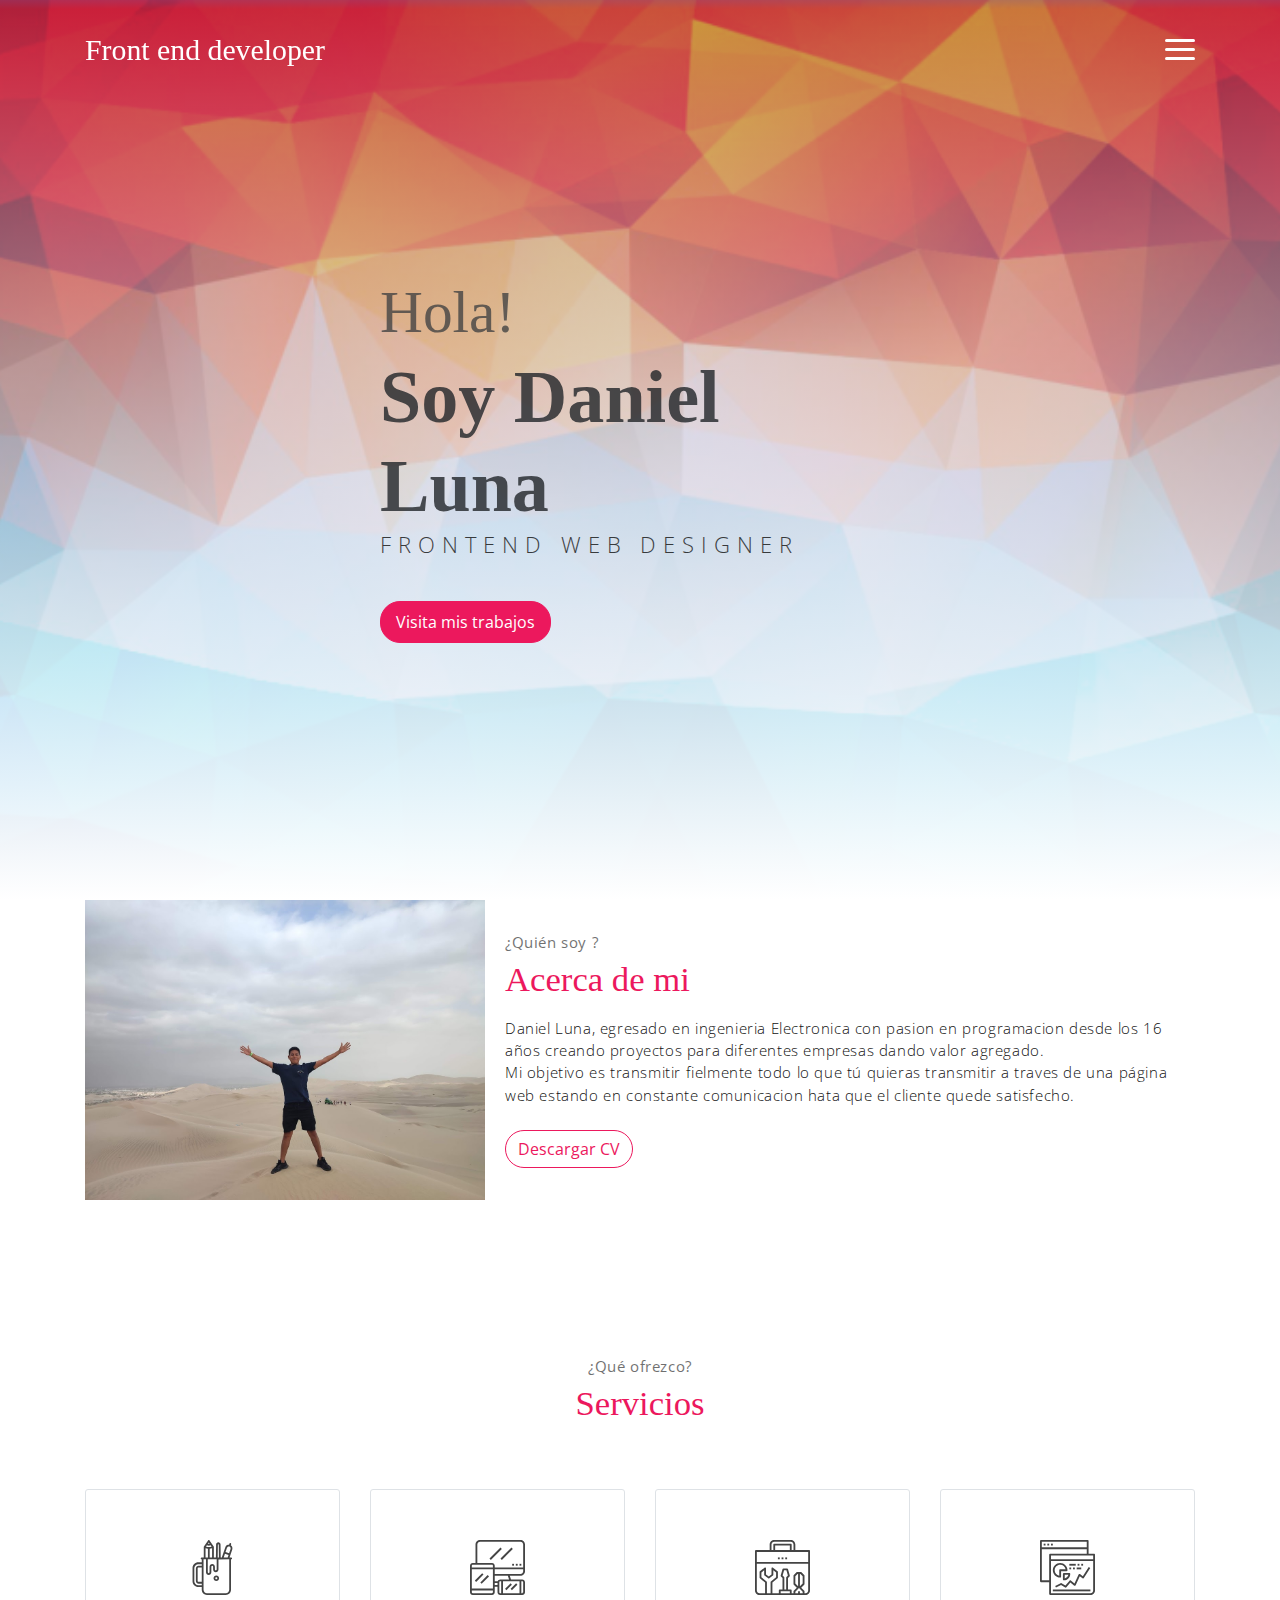
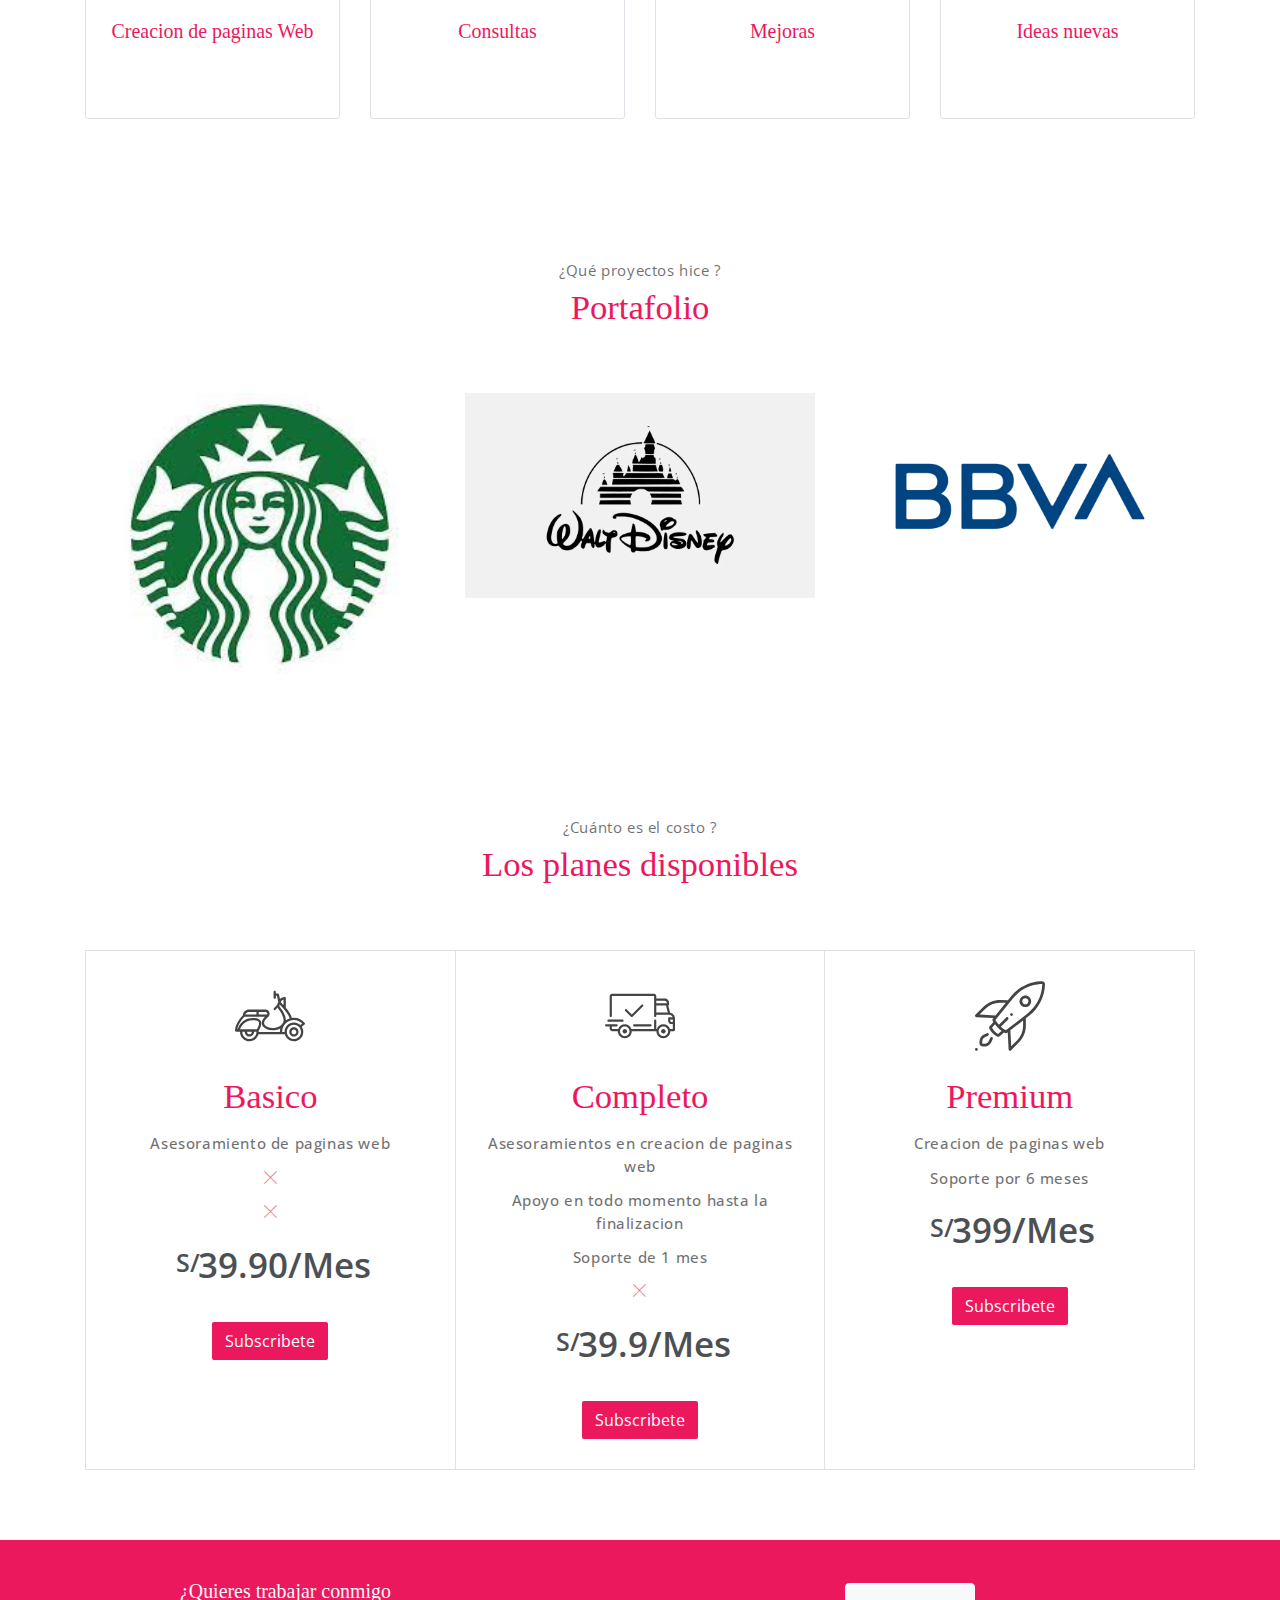
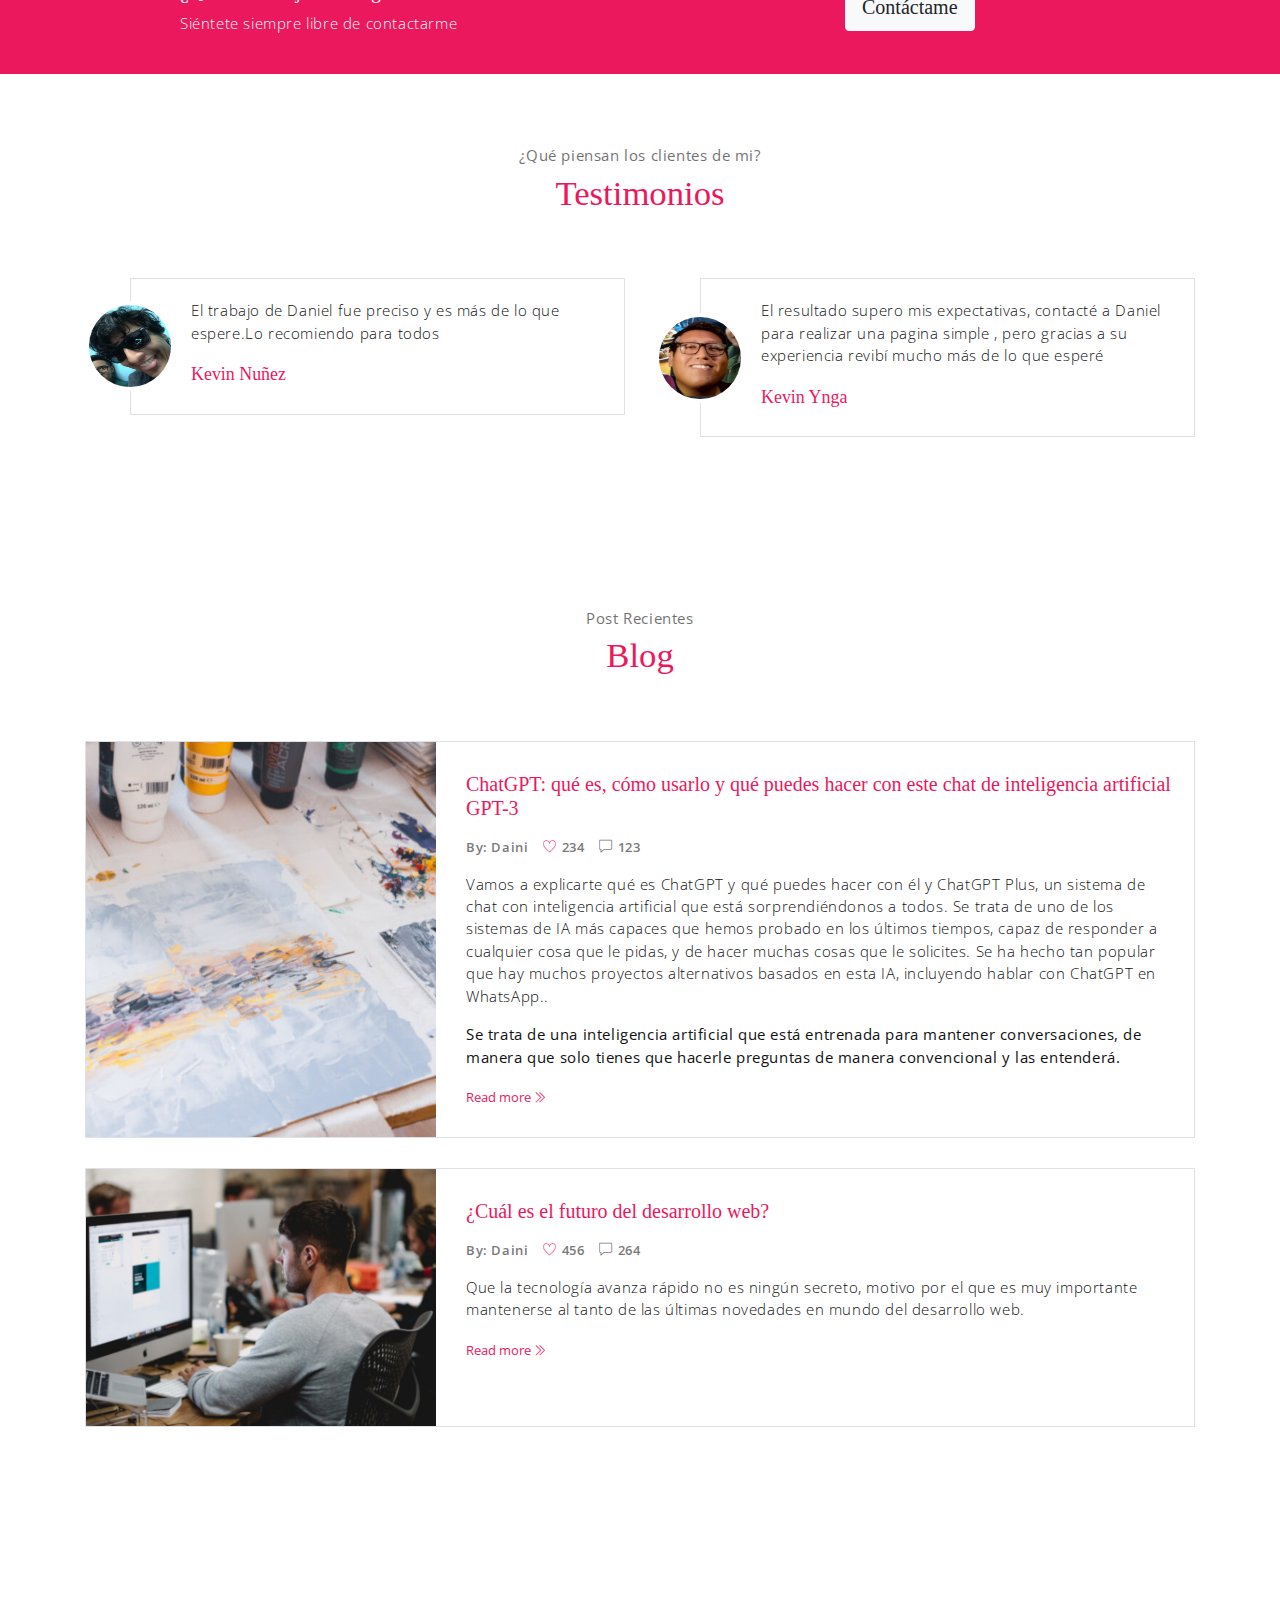
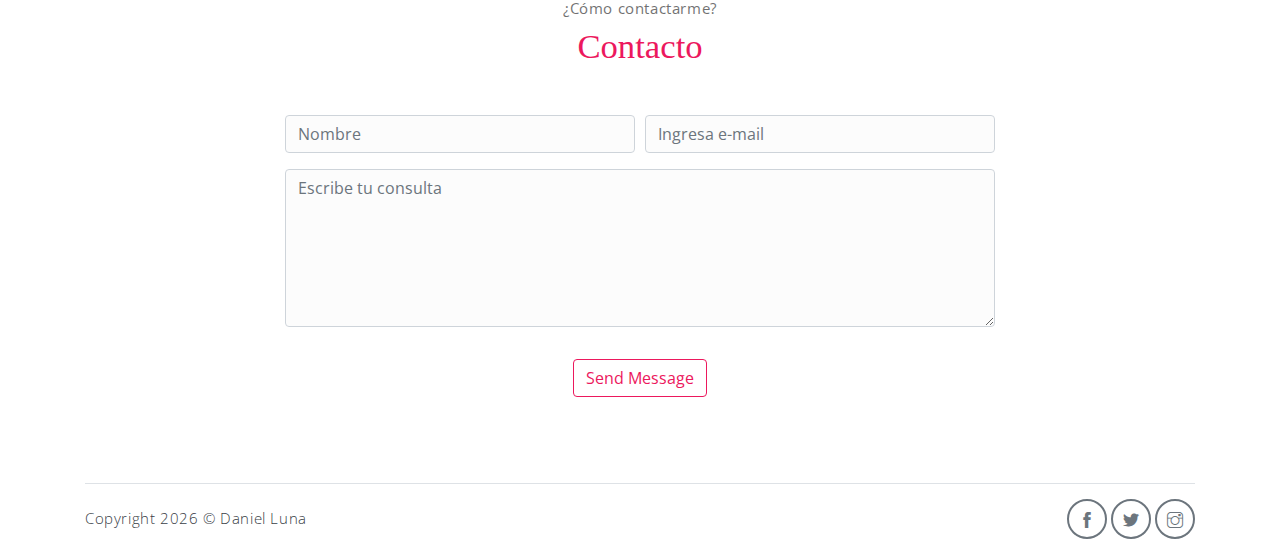
<file: index.html>
<!DOCTYPE html>
<html lang="en">
<head>
	<meta charset="utf-8">
    <meta name="viewport" content="width=device-width, initial-scale=1, shrink-to-fit=no">
    <meta name="description" content="Start your development with Meyawo landing page.">
    <meta name="author" content="Devcrud">
    <title>Daniel front end web designer</title>
    <!-- font icons -->
    <link rel="stylesheet" href="assets/vendors/themify-icons/css/themify-icons.css">
    <!-- Bootstrap + Meyawo main styles -->
	<link rel="stylesheet" href="assets/css/meyawo.css">
</head>
<body data-spy="scroll" data-target=".navbar" data-offset="40" id="home">

    <!-- Page Navbar -->
    <nav class="custom-navbar" data-spy="affix" data-offset-top="20">
        <div class="container">
            <a class="logo" href="#">Front end developer</a>         
            <ul class="nav">
                <li class="item">
                    <a class="link" href="#home">Home</a>
                </li>
                <li class="item">
                    <a class="link" href="#about">Acerca de mi</a>
                </li>
                <li class="item">
                    <a class="link" href="#portfolio">Portafolio</a>
                </li>
                <li class="item">
                    <a class="link" href="#testmonial">Testmonios</a>
                </li>
                <li class="item">
                    <a class="link" href="#blog">Blog</a>
                </li>
                <li class="item">
                    <a class="link" href="#contact">Contáctame</a>
                </li>
                <li class="item ml-md-3">
                    <a href="components.html" class="btn btn-primary">Componentes</a>
                </li>
            </ul>
            <a href="javascript:void(0)" id="nav-toggle" class="hamburger hamburger--elastic">
                <div class="hamburger-box">
                  <div class="hamburger-inner"></div>
                </div>
            </a>
        </div>          
    </nav><!-- End of Page Navbar -->

    <!-- page header -->
    <header id="home" class="header">
        <div class="overlay"></div>
        <div class="header-content container">
            <h1 class="header-title">
                <span class="up">Hola!</span>
                <span class="down">Soy Daniel Luna</span>
            </h1>
            <p class="header-subtitle">FRONTEND WEB DESIGNER</p>            

            <a href="https://github.com/dalunap/dalunap.github.io"><button class="btn btn-primary">Visita mis trabajos</button></a>
        </div>              
    </header><!-- end of page header -->

    <!-- about section -->
    <section class="section pt-0" id="about">
        <!-- container -->
        <div class="container text-center">
            <!-- about wrapper -->
            <div class="about">
                <div class="about-img-holder">
                    <img src="assets/imgs/man.png" class="about-img" alt="Download free bootstrap 4 landing page, free boootstrap 4 templates, Download free bootstrap 4.1 landing page, free boootstrap 4.1.1 templates, meyawo Landing page">
                </div>
                <div class="about-caption">
                    <p class="section-subtitle">¿Quién soy ?</p>
                    <h2 class="section-title mb-3">Acerca de mi</h2>
                    <p>
                        Daniel Luna, egresado en ingenieria Electronica con pasion en programacion desde los 16 años creando proyectos para diferentes empresas dando valor agregado.
                        <br>Mi objetivo es transmitir fielmente todo lo que tú quieras transmitir a traves de una página web estando en constante comunicacion hata que el cliente quede satisfecho.
                        <a href="https://drive.google.com/file/d/1TA70Rpnqvdh46TKi7rUK0wgW6vVfmGA2/view?usp=share_link"><button class="btn-rounded btn btn-outline-primary mt-4">Descargar CV</button></a>
                </div>              
            </div><!-- end of about wrapper -->
        </div><!-- end of container -->
    </section> <!-- end of about section -->

    <!-- service section -->
    <section class="section" id="service">
        <div class="container text-center">
            <p class="section-subtitle">¿Qué ofrezco?</p>
            <h6 class="section-title mb-6">Servicios</h6>
            <!-- row -->
            <div class="row">
                <div class="col-md-6 col-lg-3">
                    <div class="service-card">
                        <div class="body">
                            <img src="assets/imgs/pencil-case.svg" alt="Download free bootstrap 4 landing page, free boootstrap 4 templates, Download free bootstrap 4.1 landing page, free boootstrap 4.1.1 templates, meyawo Landing page" class="icon">
                            <h6 class="title">Creacion de paginas Web</h6>
                            <p class="subtitle">Creacion de paginas acorde al pedido de usuario.</p>
                        </div>
                    </div>
                </div>
                <div class="col-md-6 col-lg-3">
                    <div class="service-card">
                        <div class="body">
                            <img src="assets/imgs/responsive.svg" alt="Download free bootstrap 4 landing page, free boootstrap 4 templates, Download free bootstrap 4.1 landing page, free boootstrap 4.1.1 templates, meyawo Landing page" class="icon">
                            <h6 class="title">Consultas</h6>
                            <p class="subtitle">Se recibe todo tipo de consultas respecto a paginas web.</p>
                        </div>
                    </div>
                </div>
                <div class="col-md-6 col-lg-3">
                    <div class="service-card">
                        <div class="body">
                            <img src="assets/imgs/toolbox.svg" alt="Download free bootstrap 4 landing page, free boootstrap 4 templates, Download free bootstrap 4.1 landing page, free boootstrap 4.1.1 templates, meyawo Landing page" class="icon">
                            <h6 class="title">Mejoras</h6>
                            <p class="subtitle">Te ayudo a mejorar tus páginas web.</p>
                        </div>
                    </div>
                </div>
                <div class="col-md-6 col-lg-3">
                    <div class="service-card">
                        <div class="body">
                            <img src="assets/imgs/analytics.svg" alt="Download free bootstrap 4 landing page, free boootstrap 4 templates, Download free bootstrap 4.1 landing page, free boootstrap 4.1.1 templates, meyawo Landing page" class="icon">
                            <h6 class="title">Ideas nuevas</h6>
                            <p class="subtitle">Vuelta de 180° a tu pagina web para mayor produccion</p>
                        </div>
                    </div>
                </div>
            </div><!-- end of row -->
        </div>
    </section><!-- end of service section -->

    <!-- portfolio section -->
    <section class="section" id="portfolio">
        <div class="container text-center">
            <p class="section-subtitle">¿Qué proyectos hice ?</p>
            <h6 class="section-title mb-6">Portafolio</h6>
            <!-- row -->
            <div class="row">
                <div class="col-md-4">
                    <a href="https://www.starbucks.pe/" class="portfolio-card">
                        <img src="assets/imgs/folio-1.jpg" class="portfolio-card-img" alt="Download free bootstrap 4 landing page, free boootstrap 4 templates, Download free bootstrap 4.1 landing page, free boootstrap 4.1.1 templates, meyawo Landing page">    
                        <span class="portfolio-card-overlay">
                            <span class="portfolio-card-caption">
                                <h4> Starbucks</h5>
                                <p class="font-weight-normal">Categoria:Apoyo y Diseño</p>
                            </span>                         
                        </span>                     
                    </a>
                </div>
                <div class="col-md-4">
                    <a href="https://www.disneylatino.com/" class="portfolio-card">
                        <img class="portfolio-card-img" src="assets/imgs/folio-2.jpg" class="img-responsive rounded" alt="Download free bootstrap 4 landing page, free boootstrap 4 templates, Download free bootstrap 4.1 landing page, free boootstrap 4.1.1 templates, meyawo Landing page">
                        <span class="portfolio-card-overlay">
                            <span class="portfolio-card-caption">
                                <h4>Disney</h5>
                                <p class="font-weight-normal">Categoria: Funcionalidad</p>
                            </span>                         
                        </span>                         
                    </a>
                </div>
                <div class="col-md-4">
                    <a href="https://bbva.viajes.despegar.com.pe/login-redirect" class="portfolio-card">
                        <img class="portfolio-card-img" src="assets/imgs/folio-3.jpg" class="img-responsive rounded" alt="Download free bootstrap 4 landing page, free boootstrap 4 templates, Download free bootstrap 4.1 landing page, free boootstrap 4.1.1 templates, meyawo Landing page">    
                        <span class="portfolio-card-overlay">
                            <span class="portfolio-card-caption">
                                <h4>BBVA</h5>
                                <p class="font-weight-normal">Categoria: Experiencia de usuario</p>
                            </span>                         
                        </span>                     
                    </a>
                </div>
            </div><!-- end of row -->
        </div><!-- end of container -->
    </section> <!-- end of portfolio section -->

    <!-- pricing section -->
    <section class="section" id="pricing">
        <div class="container text-center">
            <p class="section-subtitle">¿Cuánto es el costo ?</p>
            <h6 class="section-title mb-6">Los planes disponibles</h6>
            <!-- row -->
            <div class="pricing-wrapper">
                <div class="pricing-card">
                    <div class="pricing-card-header">
                        <img class="pricing-card-icon" src="assets/imgs/scooter.svg" alt="Download free bootstrap 4 landing page, free boootstrap 4 templates, Download free bootstrap 4.1 landing page, free boootstrap 4.1.1 templates, meyawo Landing page">
                    </div>
                    <div class="pricing-card-body">
                        <h6 class="pricing-card-title">Basico</h6>
                        <div class="pricing-card-list">
                            <p>Asesoramiento de paginas web</p>
                            
                            <p><i class="ti-close"></i></p>
                            <p><i class="ti-close"></i></p>
                        </div>
                    </div>
                    <div class="pricing-card-footer">
                        <span>S/</span>
                        <span>39.90/Mes</span>
                    </div>
                    <a href="#" class="btn btn-primary mt-3 pricing-card-btn">Subscribete</a>
                </div>
                <div class="pricing-card">
                    <div class="pricing-card-header">
                        <img class="pricing-card-icon" src="assets/imgs/shipped.svg" alt="Download free bootstrap 4 landing page, free boootstrap 4 templates, Download free bootstrap 4.1 landing page, free boootstrap 4.1.1 templates, meyawo Landing page">
                    </div>
                    <div class="pricing-card-body">
                        <h6 class="pricing-card-title">Completo</h6>
                        <div class="pricing-card-list">
                            <p>Asesoramientos en creacion de paginas web</p>
                            <p>Apoyo en todo momento hasta la finalizacion</p>
                            <p>Soporte de 1 mes</p>
                            
                            <p><i class="ti-close"></i></p>
                        </div>
                    </div>
                    <div class="pricing-card-footer">
                        <span>S/</span>
                        <span>39.9/Mes</span>
                    </div>
                    <a href="#" class="btn btn-primary mt-3 pricing-card-btn">Subscribete</a>
                </div>
                <div class="pricing-card">
                    <div class="pricing-card-header">
                        <img class="pricing-card-icon" src="assets/imgs/startup.svg" alt="Download free bootstrap 4 landing page, free boootstrap 4 templates, Download free bootstrap 4.1 landing page, free boootstrap 4.1.1 templates, meyawo Landing page">
                    </div>
                    <div class="pricing-card-body">
                        <h6 class="pricing-card-title">Premium</h6>
                        <div class="pricing-card-list">
                            <p>Creacion de paginas web</p>
                            <p>Soporte por 6 meses </p>
                            
                        </div>
                    </div>
                    <div class="pricing-card-footer">
                        <span>S/</span>
                        <span>399/Mes</span>
                    </div>
                    <a href="#" class="btn btn-primary mt-3 pricing-card-btn">Subscribete</a>
                </div>

            </div><!-- end of pricing wrapper -->
        </div> <!-- end of container -->
    </section><!-- end of pricing section -->

    <!-- section -->
    <section class="section-sm bg-primary">
        <!-- container -->
        <div class="container text-center text-sm-left">
            <!-- row -->
            <div class="row align-items-center">
                <div class="col-sm offset-md-1 mb-4 mb-md-0">
                    <h6 class="title text-light">¿Quieres trabajar conmigo</h6>
                    <p class="m-0 text-light">Siéntete siempre libre de contactarme</p>
                </div>
                <div class="col-sm offset-sm-2 offset-md-3">
                    <a href="https://wa.me/+51982059265 "><button class="btn btn-lg my-font btn-light rounded">Contáctame</button></a>
                </div>
            </div> <!-- end of row -->
        </div> <!-- end of container -->
    </section> <!-- end of section -->

    <!-- testimonial section -->
    <section class="section" id="testmonial">
        <div class="container text-center">
            <p class="section-subtitle">¿Qué piensan los clientes de mi?</p>
            <h6 class="section-title mb-6">Testimonios</h6>

            <!-- row -->
            <div class="row">
                <div class="col-md-6">
                    <div class="testimonial-card">
                        <div class="testimonial-card-img-holder">
                            <img src="assets/imgs/avatar2.jpg" class="testimonial-card-img" alt="Download free bootstrap 4 landing page, free boootstrap 4 templates, Download free bootstrap 4.1 landing page, free boootstrap 4.1.1 templates, meyawo Landing page">                           
                        </div>
                        <div class="testimonial-card-body">
                            <p class="testimonial-card-subtitle">El trabajo de Daniel fue preciso y es más de lo que espere.Lo recomiendo para todos</p>
                            <h6 class="testimonial-card-title">Kevin Nuñez</h6>
                        </div>
                    </div>
                </div>
                <div class="col-md-6">
                    <div class="testimonial-card">
                        <div class="testimonial-card-img-holder">
                            <img src="assets/imgs/avatar3.jpg" class="testimonial-card-img" alt="Download free bootstrap 4 landing page, free boootstrap 4 templates, Download free bootstrap 4.1 landing page, free boootstrap 4.1.1 templates, meyawo Landing page">                        
                        </div>
                        <div class="testimonial-card-body">
                            <p class="testimonial-card-subtitle">El resultado supero mis expectativas, contacté a Daniel para realizar una pagina simple , pero gracias a su experiencia revibí mucho más de lo que esperé </p>
                            <h6 class="testimonial-card-title">Kevin Ynga</h6>
                        </div>
                    </div>
                </div>
            </div>
        </div> <!-- end of container -->
    </section> <!-- end of testimonial section -->
    
    <!-- blog section -->
    <section class="section" id="blog">
        <!-- container -->
        <div class="container text-center">
            <p class="section-subtitle">Post Recientes</p>
            <h6 class="section-title mb-6">Blog</h6>
            <!-- blog-wrapper -->
            <div class="blog-card">
                <div class="blog-card-header">
                    <img src="assets/imgs/img-1.jpg" class="blog-card-img" alt="Download free bootstrap 4 landing page, free boootstrap 4 templates, Download free bootstrap 4.1 landing page, free boootstrap 4.1.1 templates, meyawo Landing page">
                </div>
                <div class="blog-card-body">
                    <h5 class="blog-card-title">ChatGPT: qué es, cómo usarlo y qué puedes hacer con este chat de inteligencia artificial GPT-3</h6>

                    <p class="blog-card-caption">
                        <a href="#">By: Daini</a>
                        <a href="#"><i class="ti-heart text-danger"></i> 234</a>
                        <a href="#"><i class="ti-comment"></i> 123</a>
                    </p>
                    <p>Vamos a explicarte qué es ChatGPT y qué puedes hacer con él y ChatGPT Plus, un sistema de chat con inteligencia artificial que está sorprendiéndonos a todos. Se trata de uno de los sistemas de IA más capaces que hemos probado en los últimos tiempos, capaz de responder a cualquier cosa que le pidas, y de hacer muchas cosas que le solicites. Se ha hecho tan popular que hay muchos proyectos alternativos basados en esta IA, incluyendo hablar con ChatGPT en WhatsApp..</p>

                    <p><b>Se trata de una inteligencia artificial que está entrenada para mantener conversaciones, de manera que solo tienes que hacerle preguntas de manera convencional y las entenderá.</b></p>

                    <a href="https://www.xataka.com/basics/chatgpt-que-como-usarlo-que-puedes-hacer-este-chat-inteligencia-artificial" class="blog-card-link">Read more <i class="ti-angle-double-right"></i></a>
                </div>
            </div><!-- end of blog wrapper -->

            <!-- blog-wrapper -->
            <div class="blog-card">
                <div class="blog-card-header">
                    <img src="assets/imgs/img-2.jpg" class="blog-card-img" alt="Download free bootstrap 4 landing page, free boootstrap 4 templates, Download free bootstrap 4.1 landing page, free boootstrap 4.1.1 templates, meyawo Landing page">
                </div>
                <div class="blog-card-body">
                    <h5 class="blog-card-title">¿Cuál es el futuro del desarrollo web?</h6>

                    <p class="blog-card-caption">
                        <a href="#">By: Daini</a>
                        <a href="#"><i class="ti-heart text-danger"></i> 456</a>
                        <a href="#"><i class="ti-comment"></i> 264</a>
                    </p>
                    
                    <p>Que la tecnología avanza rápido no es ningún secreto, motivo por el que es muy importante mantenerse al tanto de las últimas novedades en mundo del desarrollo web. </p>
                    <a href="https://assemblerinstitute.com/blog/el-futuro-del-desarrollo-web/" class="blog-card-link">Read more <i class="ti-angle-double-right"></i></a>
                </div>
            </div><!-- end of blog wrapper -->

        </div><!-- end of container -->
    </section><!-- end of blog section -->

    <!-- contact section -->
    <section class="section" id="contact">
        <div class="container text-center">
            <p class="section-subtitle">¿Cómo contactarme?</p>
            <h6 class="section-title mb-5">Contacto</h6>
            <!-- contact form -->
            <form action="" class="contact-form col-md-10 col-lg-8 m-auto">
                <div class="form-row">
                    <div class="form-group col-sm-6">
                        <input type="text" size="50" class="form-control" placeholder="Nombre" required>                 
                    </div>
                    <div class="form-group col-sm-6">
                        <input type="email" class="form-control" placeholder="Ingresa e-mail"requried>                 
                    </div>
                    <div class="form-group col-sm-12">
                        <textarea name="comment" id="comment" rows="6"   class="form-control" placeholder="Escribe tu consulta"></textarea>
                    </div>
                    <div class="form-group col-sm-12 mt-3">
                        <input type="submit" value="Send Message" class="btn btn-outline-primary rounded">                  
                    </div>
                </div>  
            </form><!-- end of contact form -->
        </div><!-- end of container -->
    </section><!-- end of contact section -->

    <!-- footer -->
    <div class="container">
        <footer class="footer">       
            <p class="mb-0">Copyright <script>document.write(new Date().getFullYear())</script> &copy; <a href="https://dalunap.github.io/#contact">Daniel Luna</a></p>
            <div class="social-links text-right m-auto ml-sm-auto">
                <a href="https://www.facebook.com/daniel.lunaperez.5/" class="link"><i class="ti-facebook"></i></a>
                <a href="https://twitter.com/ClubSCristal" class="link"><i class="ti-twitter-alt"></i></a>
                <a href="https://www.instagram.com/danielddluna/" class="link"><i class="ti-instagram"></i></a>
                          </div>
        </footer>
    </div> <!-- end of page footer -->
	
	<!-- core  -->
    <script src="assets/vendors/jquery/jquery-3.4.1.js"></script>
    <script src="assets/vendors/bootstrap/bootstrap.bundle.js"></script>

    <!-- bootstrap 3 affix -->
	<script src="assets/vendors/bootstrap/bootstrap.affix.js"></script>

    <!-- Meyawo js -->
    <script src="assets/js/meyawo.js"></script>

</body>
</html>
</file>
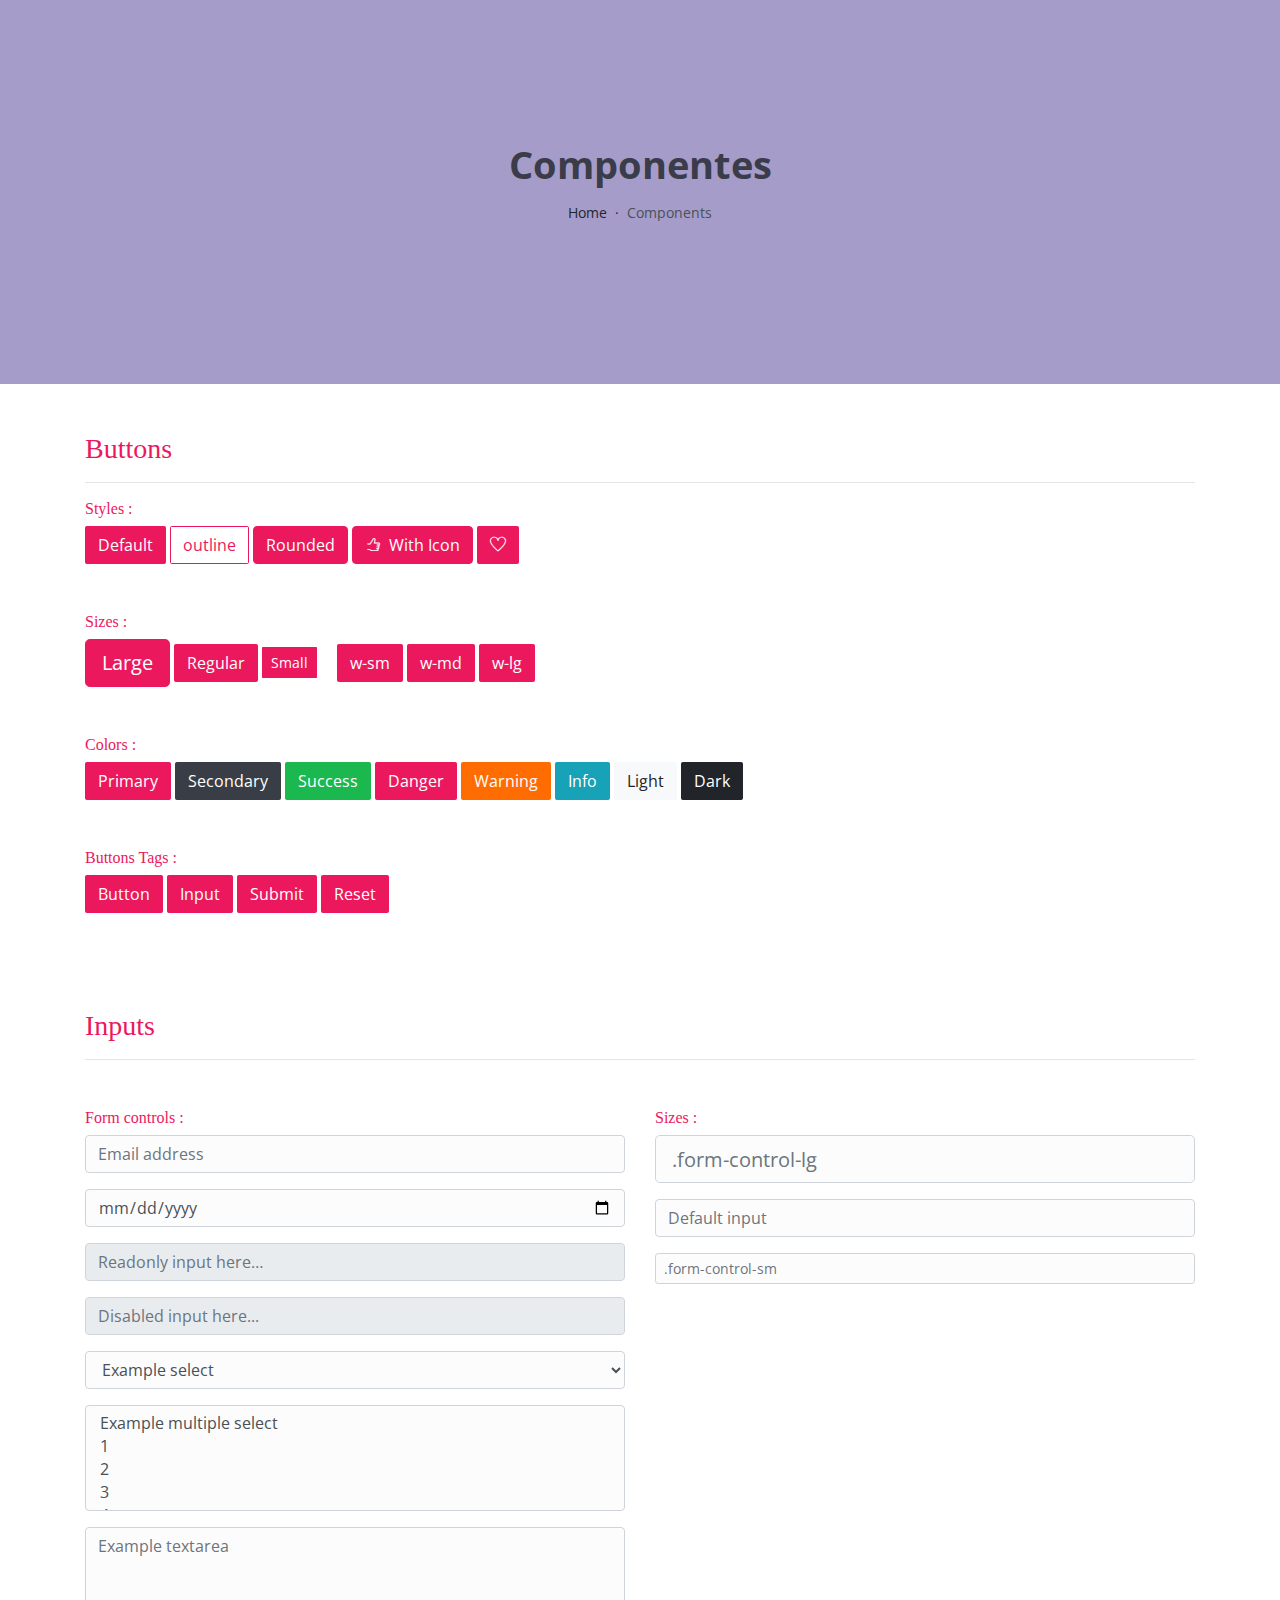
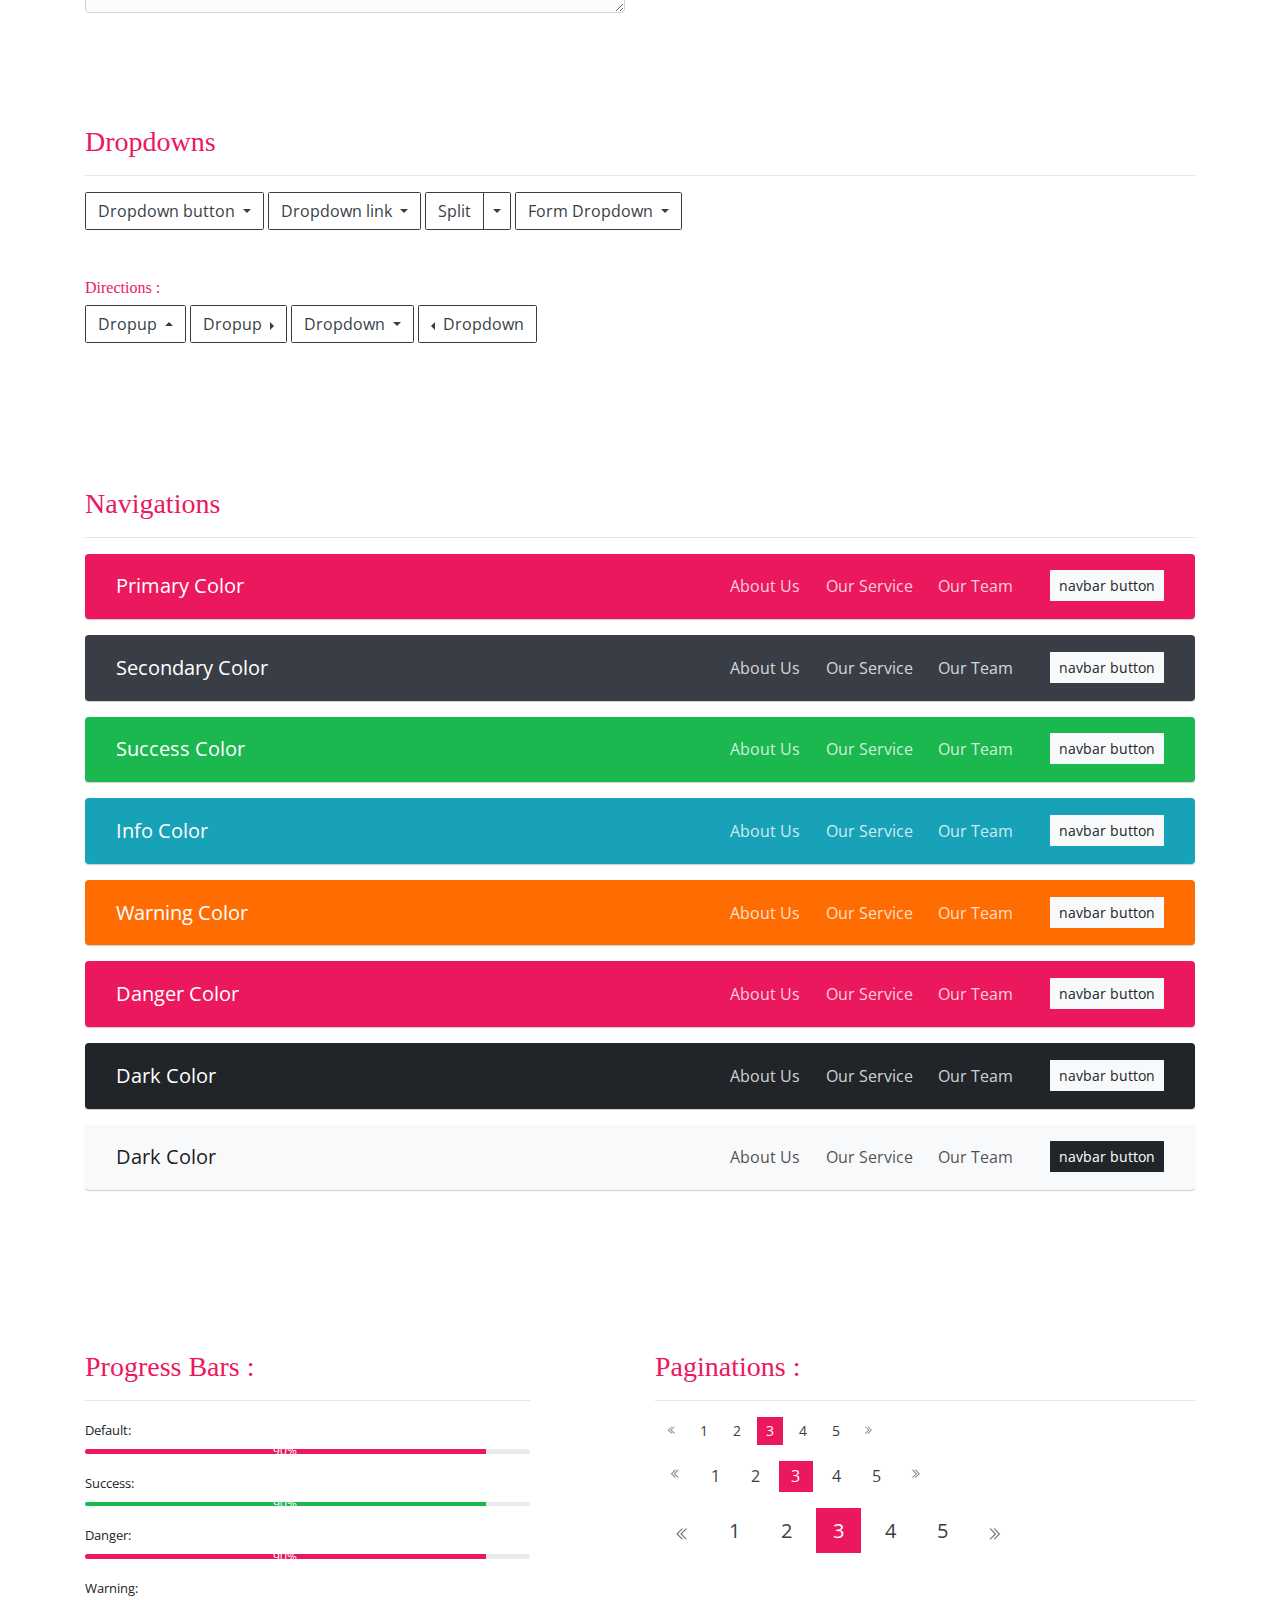
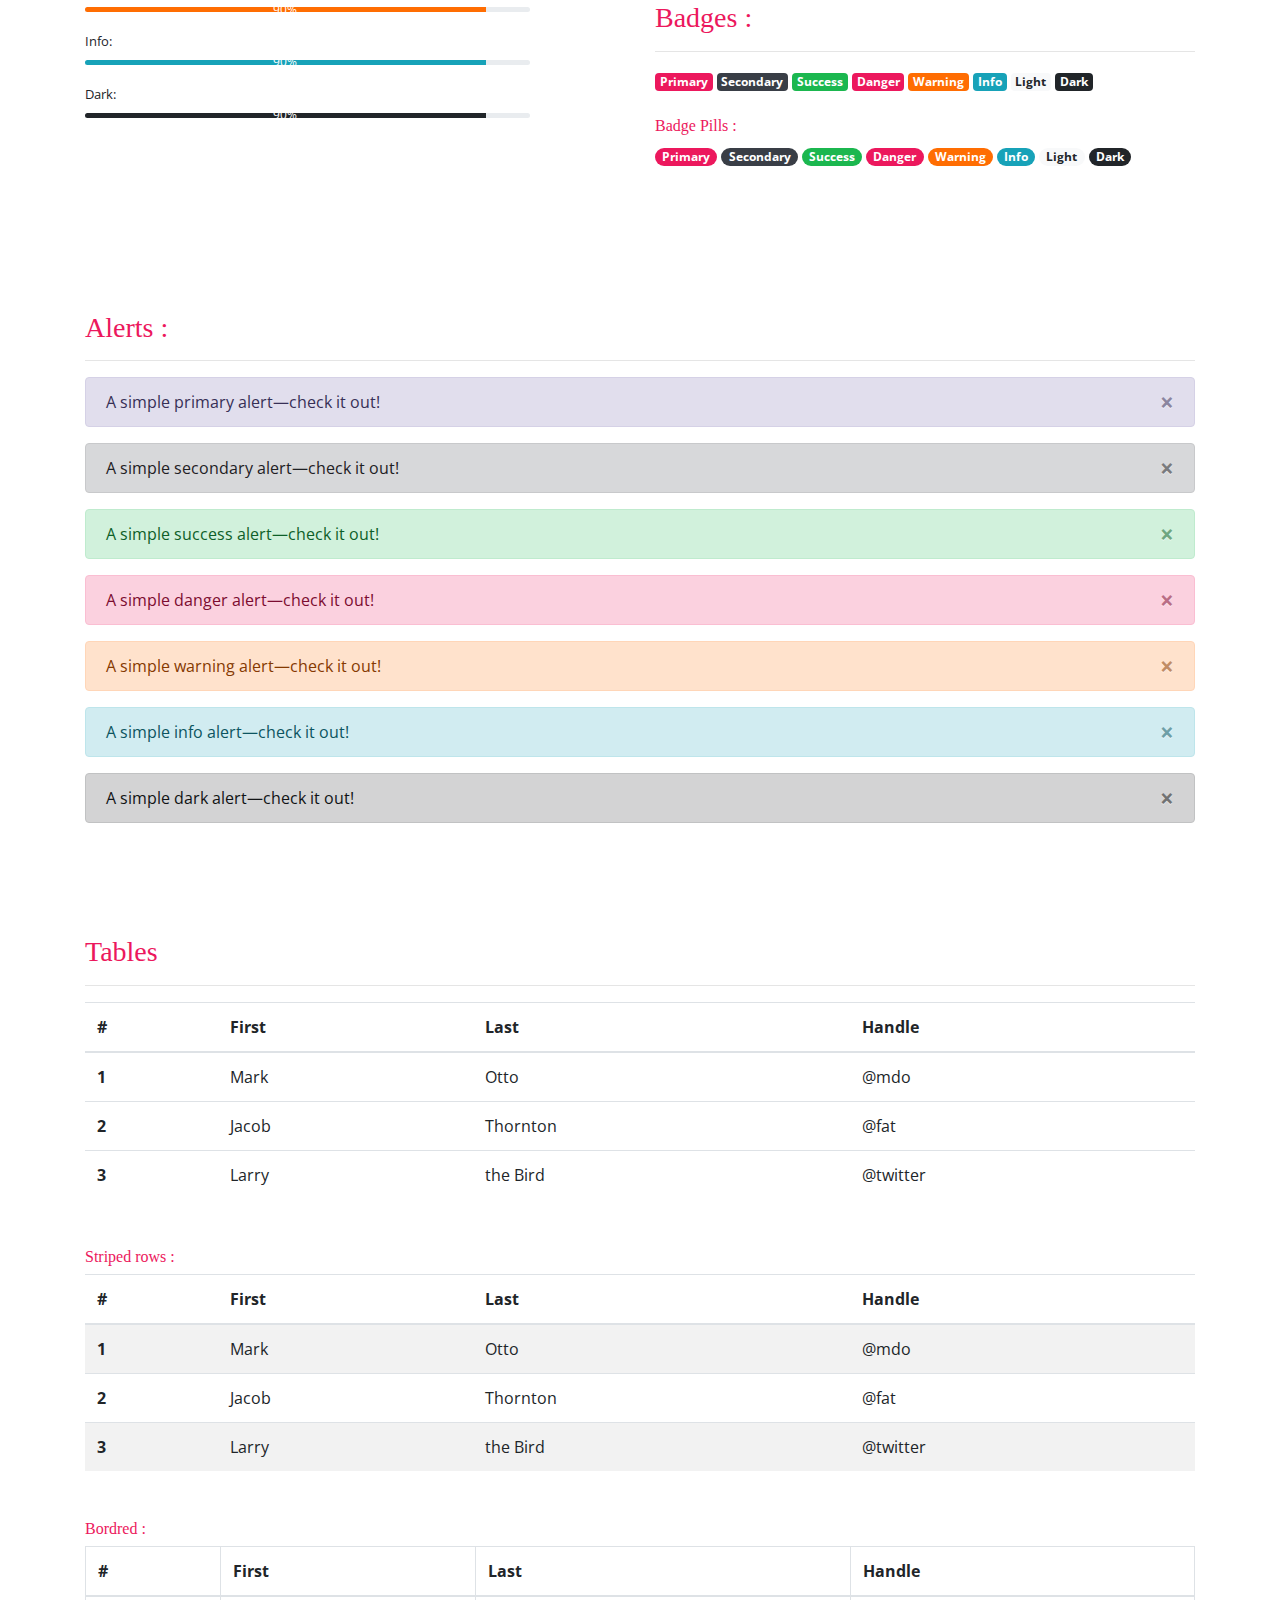
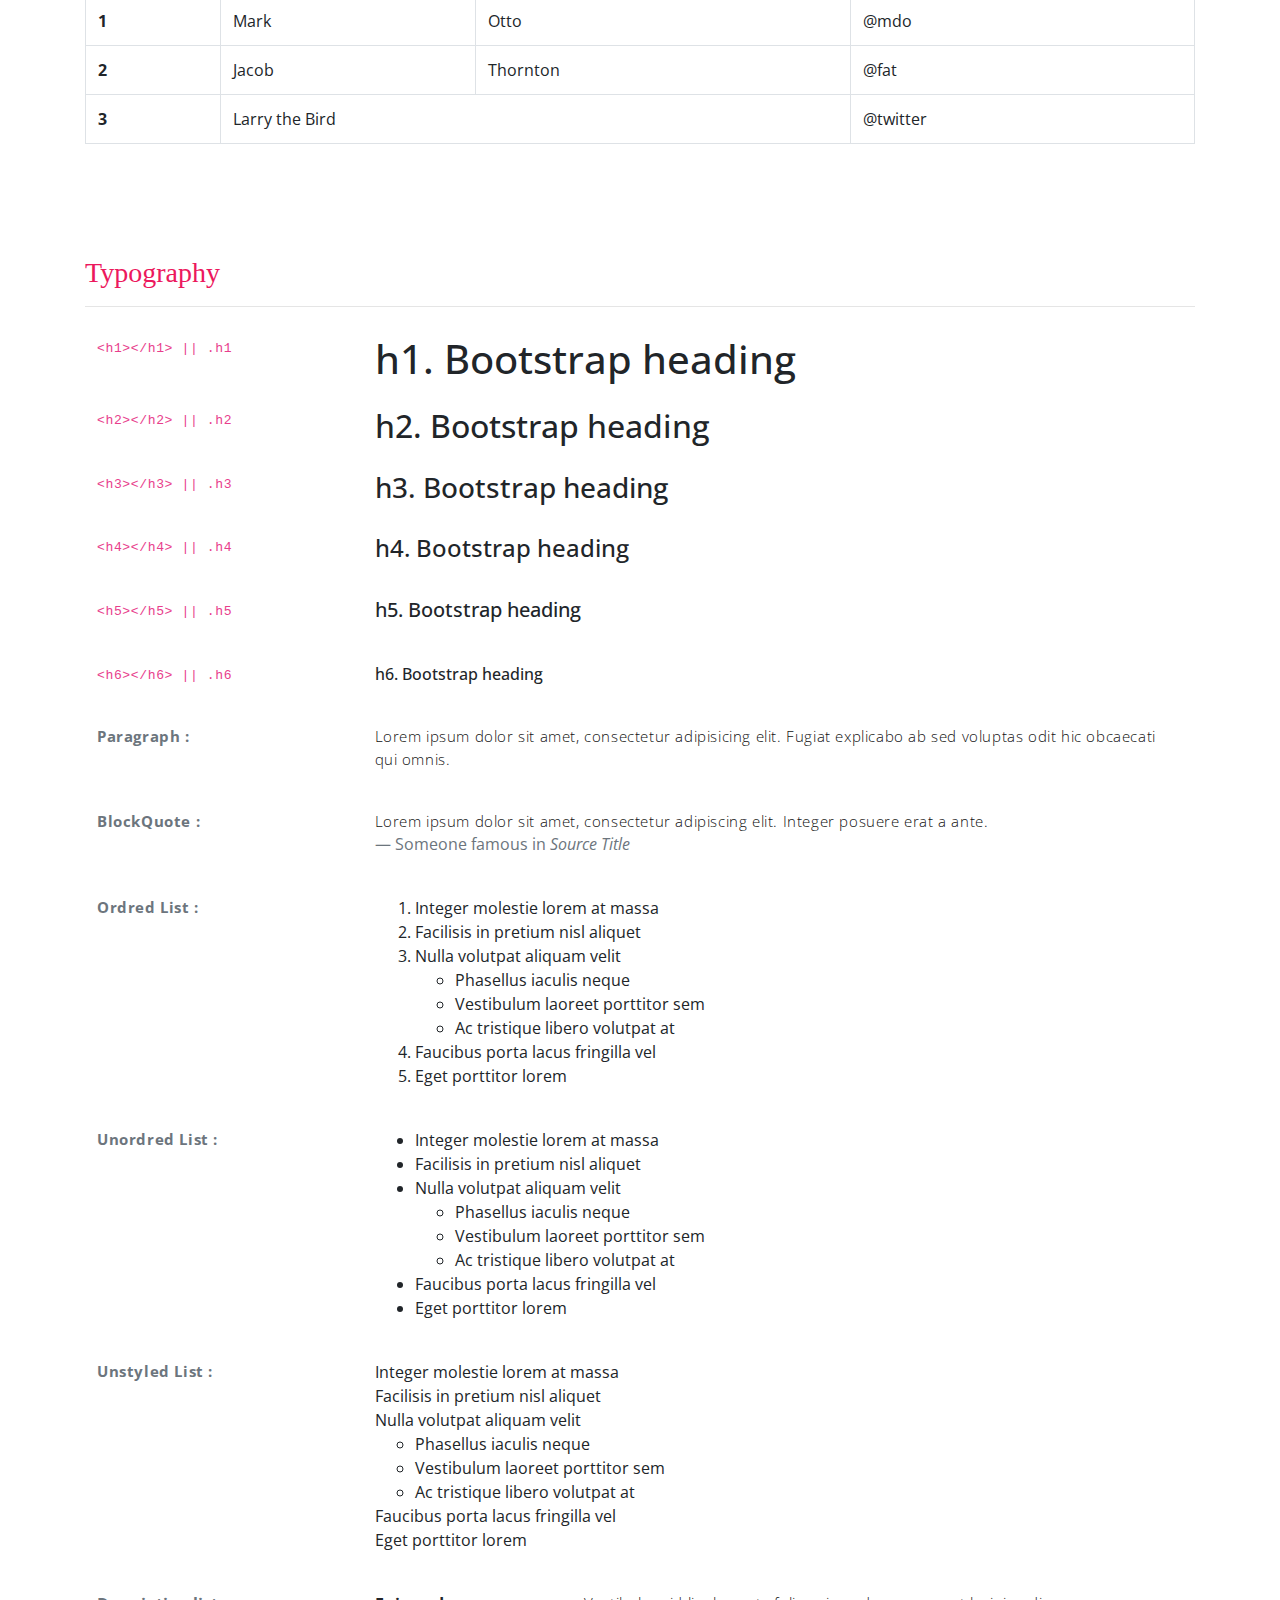
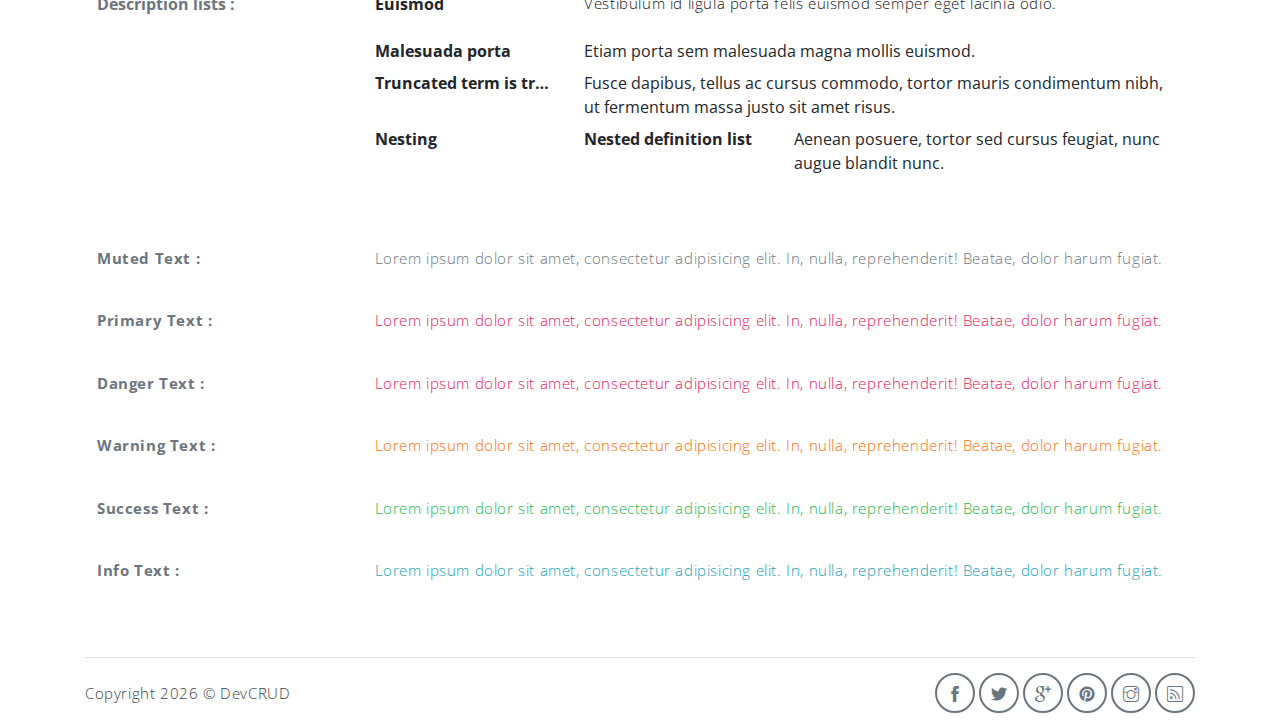
<file: components.html>
<!DOCTYPE html>
<html lang="en">
<head>
   <meta charset="utf-8">
   <meta name="viewport" content="width=device-width, initial-scale=1, shrink-to-fit=no">
   <meta name="description" content="Start your development with Meyawo landing page.">
   <meta name="author" content="Devcrud">
   <title>Meyawo Landing page | Componentes</title>
   <!-- font icons -->
   <link rel="stylesheet" href="assets/vendors/themify-icons/css/themify-icons.css">
   <!-- Bootstrap + Steller  -->
   <link rel="stylesheet" href="assets/css/meyawo.css">
</head>
<body>

   <!-- Page Header -->
   <header class="header header-mini"> 
      <div class="header-title">Componentes</div> 
      <nav aria-label="breadcrumb">
         <ol class="breadcrumb">
            <li class="breadcrumb-item"><a href="/">Home</a></li>
            <li class="breadcrumb-item active" aria-current="page">Components</li>
         </ol>
      </nav>
   </header> <!-- End Of Page Header -->

   <!-- main content -->
   <div class="container">

      <!-- Buttons -->
      <h3 class="mt-5">Buttons</h3>
      <hr>
      <h6 class="section-secondary-title">Styles :</h6>
      <button class="btn btn-primary">Default</button>
      <button class="btn btn-outline-primary">outline</button>
      <button class="btn btn-primary rounded">Rounded</button>
      <button class="btn btn-primary rounded"><i class="ti-thumb-up pr-1"></i> With Icon</button>
      <button class="btn btn-primary circle"><i class="ti-heart"></i></button>

      <h6 class="section-secondary-title mt-5">Sizes :</h6>
      <button class="btn btn-primary btn-lg">Large</button>
      <button class="btn btn-primary ">Regular</button>
      <button class="btn btn-primary btn-sm">Small</button>
      <button class="btn btn-primary w-sm ml-3">w-sm</button>
      <button class="btn btn-primary w-md">w-md</button>
      <button class="btn btn-primary w-lg">w-lg</button>

      <h6 class="section-secondary-title mt-5">Colors :</h6>          
      <button type="button" class="btn btn-primary">Primary</button>
      <button type="button" class="btn btn-secondary">Secondary</button>
      <button type="button" class="btn btn-success">Success</button>
      <button type="button" class="btn btn-danger">Danger</button>
      <button type="button" class="btn btn-warning">Warning</button>
      <button type="button" class="btn btn-info">Info</button>
      <button type="button" class="btn btn-light">Light</button>
      <button type="button" class="btn btn-dark">Dark</button>

      <h6 class="section-secondary-title mt-5">Buttons Tags :</h6>
      <button class="btn btn-primary" type="submit">Button</button>
      <input class="btn btn-primary" type="button" value="Input">
      <input class="btn btn-primary" type="submit" value="Submit">
      <input class="btn btn-primary" type="reset" value="Reset">
      
      <!-- devider -->
      <div class="py-5"></div>

      <!-- Inputs -->
      <h3>Inputs</h3>
      <hr>
      <div class="row mt-5">
         <div class="col-md-6">
            <h6 class="section-secondary-title">Form controls :</h6>        
            <div class="form-group">
               <input type="email" class="form-control" id="exampleFormControlInput1" placeholder="Email address">
            </div>
            <div class="form-group">
               <input type="date" class="form-control" id="exampleFormControlInput1" placeholder="Date">
            </div>
            <div class="form-group">
               <input class="form-control" type="text" placeholder="Readonly input here…" readonly>
            </div>
            <div class="form-group">
               <input class="form-control" id="disabledInput" type="text" placeholder="Disabled input here..." disabled>
            </div>
            <div class="form-group">
               <select class="form-control" id="exampleFormControlSelect1">
                  <option>Example select</option>
                  <option>1</option>
                  <option>2</option>
                  <option>3</option>
                  <option>4</option>
                  <option>5</option>
               </select>
            </div>
            <div class="form-group">
               <select multiple class="form-control" id="exampleFormControlSelect2">
                  <option>Example multiple select</option>
                  <option>1</option>
                  <option>2</option>
                  <option>3</option>
                  <option>4</option>
                  <option>5</option>
               </select>
            </div>
            <div class="form-group">
               <textarea class="form-control" id="exampleFormControlTextarea1" rows="3" placeholder="Example textarea"></textarea>
            </div>
         </div>
         <div class="col-md-6">
            <h6 class="section-secondary-title">Sizes :</h6>    
            <div class="form-group">
               <input class="form-control form-control-lg" type="text" placeholder=".form-control-lg">             
            </div>
            <div class="form-group">
               <input class="form-control" type="text" placeholder="Default input">
            </div>
            <div class="form-group">
               <input class="form-control form-control-sm" type="text" placeholder=".form-control-sm"> 
            </div>
         </div>
      </div> <!-- end of inputs -->   

      <!-- devider -->
      <div class="py-5"></div>             

      <!-- Dropdowns -->
      <h3 class="components-section-title font-weight-normal">Dropdowns</h3>
      <hr>
      <div class="dropdown d-inline-block">
         <button class="btn btn-outline-secondary dropdown-toggle" type="button" id="dropdownMenuButton" data-toggle="dropdown" aria-haspopup="true" aria-expanded="false">
         Dropdown button
         </button>
         <div class="dropdown-menu" aria-labelledby="dropdownMenuButton">
         <a class="dropdown-item" href="#">Action</a>
         <a class="dropdown-item" href="#">Another action</a>
         <a class="dropdown-item" href="#">Something else here</a>
         </div>
      </div>
      <div class="dropdown d-inline-block">
         <a class="btn btn-outline-secondary dropdown-toggle" href="#" role="button" id="dropdownMenuLink" data-toggle="dropdown" aria-haspopup="true" aria-expanded="false">
            Dropdown link
         </a>
         <div class="dropdown-menu" aria-labelledby="dropdownMenuLink">
            <a class="dropdown-item" href="#">Action</a>
            <a class="dropdown-item" href="#">Another action</a>
            <a class="dropdown-item" href="#">Something else here</a>
         </div>
      </div>
      <div class="btn-group">
         <button type="button" class="btn btn-outline-secondary">Split</button>
         <button type="button" class="btn btn-outline-secondary dropdown-toggle dropdown-toggle-split" data-toggle="dropdown" aria-haspopup="true" aria-expanded="false">
         <span class="sr-only">Toggle Dropdown</span>
         </button>
         <div class="dropdown-menu">
            <a class="dropdown-item" href="#">Action</a>
            <a class="dropdown-item" href="#">Another action</a>
            <a class="dropdown-item" href="#">Something else here</a>
            <div class="dropdown-divider"></div>
            <a class="dropdown-item" href="#">Separated link</a>
         </div>
      </div>
      <div class="btn-group">
         <button class="btn btn-outline-secondary dropdown-toggle" type="button" id="dropdownMenuButton" data-toggle="dropdown" aria-haspopup="true" aria-expanded="false">
            Form Dropdown
         </button>
         <div class="dropdown-menu form">
            <form class="px-4 py-3">
               <div class="form-group">
                  <input type="email" class="form-control" id="exampleDropdownFormEmail1" placeholder="email@example.com">
               </div>
               <div class="form-group">
                  <input type="password" class="form-control" id="exampleDropdownFormPassword1" placeholder="Password">
               </div>
               <div class="form-check mb-3">
                  <input type="checkbox" class="form-check-input" id="dropdownCheck">
                  <label class="form-check-label" for="dropdownCheck">
                     Remember me
                  </label>
               </div>
               <button type="submit" class="btn btn-primary btn-block">Sign in</button>
            </form>
            <div class="dropdown-divider"></div>
            <a class="dropdown-item" href="#"><small>New around here? Sign up</small></a>
            <a class="dropdown-item" href="#"><small>Forgot password?</small></a>
         </div>
      </div>       
      <h6 class="section-secondary-title mt-5">Directions :</h6>  
      <div class="btn-group dropup">
         <button type="button" class="btn btn-outline-secondary dropdown-toggle" data-toggle="dropdown" aria-haspopup="true" aria-expanded="false">
            Dropup
         </button>
         <div class="dropdown-menu">
            <a class="dropdown-item" href="#">Action</a>
            <a class="dropdown-item" href="#">Another action</a>
            <a class="dropdown-item" href="#">Something else here</a>
            <div class="dropdown-divider"></div>
            <a class="dropdown-item" href="#">Separated link</a>
         </div>
      </div>
      <div class="btn-group dropright">
         <button type="button" class="btn btn-outline-secondary dropdown-toggle" data-toggle="dropdown" aria-haspopup="true" aria-expanded="false">
            Dropup
         </button>
         <div class="dropdown-menu">
            <a class="dropdown-item" href="#">Action</a>
            <a class="dropdown-item" href="#">Another action</a>
            <a class="dropdown-item" href="#">Something else here</a>
            <div class="dropdown-divider"></div>
            <a class="dropdown-item" href="#">Separated link</a>
         </div>
      </div>
      <div class="btn-group">
         <button type="button" class="btn btn-outline-secondary dropdown-toggle" data-toggle="dropdown" aria-haspopup="true" aria-expanded="false">
            Dropdown
         </button>
         <div class="dropdown-menu">
            <a class="dropdown-item" href="#">Action</a>
            <a class="dropdown-item" href="#">Another action</a>
            <a class="dropdown-item" href="#">Something else here</a>
            <div class="dropdown-divider"></div>
            <a class="dropdown-item" href="#">Separated link</a>
         </div>
      </div>
      <div class="btn-group dropleft">
         <button type="button" class="btn btn-outline-secondary dropdown-toggle" data-toggle="dropdown" aria-haspopup="true" aria-expanded="false">
            Dropdown
         </button>
         <div class="dropdown-menu">
            <a class="dropdown-item" href="#">Action</a>
            <a class="dropdown-item" href="#">Another action</a>
            <a class="dropdown-item" href="#">Something else here</a>
            <div class="dropdown-divider"></div>
            <a class="dropdown-item" href="#">Separated link</a>
         </div>
      </div> <!-- end of Dropdowns -->  

      <!-- devider -->
      <div class="py-5"></div>   

      <!-- navbars -->
      <h3 class="components-section-title font-weight-normal mt-5">Navigations</h3>
      <hr>
      <nav class="navbar navbar-expand-sm navbar-dark bg-primary rounded shadow mb-3">
         <div class="container">
            <a class="navbar-brand" href="#">Primary Color</a>
            <button class="navbar-toggler ml-auto" type="button" data-toggle="collapse" data-target="#navbarSupportedContent" aria-controls="navbarSupportedContent" aria-expanded="false" aria-label="Toggle navigation">
            <span class="navbar-toggler-icon"></span>
            </button>
            <div class="collapse navbar-collapse" id="navbarSupportedContent">
               <ul class="navbar-nav ml-auto"> 
                  <li class="nav-item">
                     <a class="nav-link" href="#about">About Us</a>
                  </li>
                  <li class="nav-item">
                     <a class="nav-link" href="#service">Our Service</a>
                  </li>
                  <li class="nav-item">
                     <a class="nav-link" href="#team">Our Team</a>
                  </li>
                  <li class="nav-item">
                     <a href="#book-table" class="ml-4 mt-1 btn btn-light btn-sm">navbar button</a>
                  </li>
               </ul>                       
            </div>
         </div>
      </nav>
      <nav class="navbar navbar-expand-sm navbar-dark bg-secondary rounded shadow mb-3">
         <div class="container">
            <a class="navbar-brand" href="#">Secondary Color</a>
            <button class="navbar-toggler ml-auto" type="button" data-toggle="collapse" data-target="#navbarSupportedContent" aria-controls="navbarSupportedContent" aria-expanded="false" aria-label="Toggle navigation">
            <span class="navbar-toggler-icon"></span>
            </button>
            <div class="collapse navbar-collapse" id="navbarSupportedContent">
               <ul class="navbar-nav ml-auto"> 
                  <li class="nav-item">
                     <a class="nav-link" href="#about">About Us</a>
                  </li>
                  <li class="nav-item">
                     <a class="nav-link" href="#service">Our Service</a>
                  </li>
                  <li class="nav-item">
                     <a class="nav-link" href="#team">Our Team</a>
                  </li>
                  <li class="nav-item">
                     <a href="#book-table" class="ml-4 mt-1 btn btn-light btn-sm">navbar button</a>
                  </li>
               </ul>                       
            </div>
         </div>
      </nav>
      <nav class="navbar navbar-expand-sm navbar-dark bg-success rounded shadow mb-3">
         <div class="container">
            <a class="navbar-brand" href="#">Success Color</a>
            <button class="navbar-toggler ml-auto" type="button" data-toggle="collapse" data-target="#navbarSupportedContent" aria-controls="navbarSupportedContent" aria-expanded="false" aria-label="Toggle navigation">
            <span class="navbar-toggler-icon"></span>
            </button>
            <div class="collapse navbar-collapse" id="navbarSupportedContent">
               <ul class="navbar-nav ml-auto"> 
                  <li class="nav-item">
                     <a class="nav-link" href="#about">About Us</a>
                  </li>
                  <li class="nav-item">
                     <a class="nav-link" href="#service">Our Service</a>
                  </li>
                  <li class="nav-item">
                     <a class="nav-link" href="#team">Our Team</a>
                  </li>
                  <li class="nav-item">
                     <a href="#book-table" class="ml-4 mt-1 btn btn-light btn-sm">navbar button</a>
                  </li>
               </ul>                       
            </div>
         </div>
      </nav>
      <nav class="navbar navbar-expand-sm navbar-dark bg-info rounded shadow mb-3">
         <div class="container">
            <a class="navbar-brand" href="#">Info Color</a>
            <button class="navbar-toggler ml-auto" type="button" data-toggle="collapse" data-target="#navbarSupportedContent" aria-controls="navbarSupportedContent" aria-expanded="false" aria-label="Toggle navigation">
            <span class="navbar-toggler-icon"></span>
            </button>
            <div class="collapse navbar-collapse" id="navbarSupportedContent">
               <ul class="navbar-nav ml-auto"> 
                  <li class="nav-item">
                     <a class="nav-link" href="#about">About Us</a>
                  </li>
                  <li class="nav-item">
                     <a class="nav-link" href="#service">Our Service</a>
                  </li>
                  <li class="nav-item">
                     <a class="nav-link" href="#team">Our Team</a>
                  </li>
                  <li class="nav-item">
                     <a href="#book-table" class="ml-4 mt-1 btn btn-light btn-sm">navbar button</a>
                  </li>
               </ul>                       
            </div>
         </div>
      </nav>
      <nav class="navbar navbar-expand-sm navbar-dark bg-warning rounded shadow mb-3">
         <div class="container">
            <a class="navbar-brand" href="#">Warning Color</a>
            <button class="navbar-toggler ml-auto" type="button" data-toggle="collapse" data-target="#navbarSupportedContent" aria-controls="navbarSupportedContent" aria-expanded="false" aria-label="Toggle navigation">
            <span class="navbar-toggler-icon"></span>
            </button>
            <div class="collapse navbar-collapse" id="navbarSupportedContent">
               <ul class="navbar-nav ml-auto"> 
                  <li class="nav-item">
                     <a class="nav-link" href="#about">About Us</a>
                  </li>
                  <li class="nav-item">
                     <a class="nav-link" href="#service">Our Service</a>
                  </li>
                  <li class="nav-item">
                     <a class="nav-link" href="#team">Our Team</a>
                  </li>
                  <li class="nav-item">
                     <a href="#book-table" class="ml-4 mt-1 btn btn-light btn-sm">navbar button</a>
                  </li>
               </ul>                       
            </div>
         </div>
      </nav>
      <nav class="navbar navbar-expand-sm navbar-dark bg-danger rounded shadow mb-3">
         <div class="container">
            <a class="navbar-brand" href="#">Danger Color</a>
            <button class="navbar-toggler ml-auto" type="button" data-toggle="collapse" data-target="#navbarSupportedContent" aria-controls="navbarSupportedContent" aria-expanded="false" aria-label="Toggle navigation">
            <span class="navbar-toggler-icon"></span>
            </button>
            <div class="collapse navbar-collapse" id="navbarSupportedContent">
               <ul class="navbar-nav ml-auto"> 
                  <li class="nav-item">
                     <a class="nav-link" href="#about">About Us</a>
                  </li>
                  <li class="nav-item">
                     <a class="nav-link" href="#service">Our Service</a>
                  </li>
                  <li class="nav-item">
                     <a class="nav-link" href="#team">Our Team</a>
                  </li>
                  <li class="nav-item">
                     <a href="#book-table" class="ml-4 mt-1 btn btn-light btn-sm">navbar button</a>
                  </li>
               </ul>                       
            </div>
         </div>
      </nav>
      <nav class="navbar navbar-expand-sm navbar-dark bg-dark rounded shadow mb-3">
         <div class="container">
            <a class="navbar-brand" href="#">Dark Color</a>
            <button class="navbar-toggler ml-auto" type="button" data-toggle="collapse" data-target="#navbarSupportedContent" aria-controls="navbarSupportedContent" aria-expanded="false" aria-label="Toggle navigation">
            <span class="navbar-toggler-icon"></span>
            </button>
            <div class="collapse navbar-collapse" id="navbarSupportedContent">
               <ul class="navbar-nav ml-auto"> 
                  <li class="nav-item">
                     <a class="nav-link" href="#about">About Us</a>
                  </li>
                  <li class="nav-item">
                     <a class="nav-link" href="#service">Our Service</a>
                  </li>
                  <li class="nav-item">
                     <a class="nav-link" href="#team">Our Team</a>
                  </li>
                  <li class="nav-item">
                     <a href="#book-table" class="ml-4 mt-1 btn btn-light btn-sm">navbar button</a>
                  </li>
               </ul>                       
            </div>
         </div>
      </nav>
      <nav class="navbar navbar-expand-sm navbar-light bg-light rounded shadow mb-3">
         <div class="container">
            <a class="navbar-brand" href="#">Dark Color</a>
            <button class="navbar-toggler ml-auto" type="button" data-toggle="collapse" data-target="#navbarSupportedContent" aria-controls="navbarSupportedContent" aria-expanded="false" aria-label="Toggle navigation">
            <span class="navbar-toggler-icon"></span>
            </button>
            <div class="collapse navbar-collapse" id="navbarSupportedContent">
               <ul class="navbar-nav ml-auto"> 
                  <li class="nav-item">
                     <a class="nav-link" href="#about">About Us</a>
                  </li>
                  <li class="nav-item">
                     <a class="nav-link" href="#service">Our Service</a>
                  </li>
                  <li class="nav-item">
                     <a class="nav-link" href="#team">Our Team</a>
                  </li>
                  <li class="nav-item">
                     <a href="#book-table" class="ml-4 mt-1 btn btn-dark btn-sm">navbar button</a>
                  </li>
               </ul>                       
            </div>
         </div>
      </nav>
      <!-- End of navbars -->

      <!-- devider -->
      <div class="py-5"></div>   
      
      <!-- progress bars -->
      <div class="row justify-content-between">
         <div class="col-md-5">
            <h3 class="components-section-title font-weight-normal mt-5">Progress Bars :</h3>
            <hr>
            <small>Default: </small>
            <div class="progress mt-2 mb-3">
               <div class="progress-bar" role="progressbar" style="width: 90%" aria-valuenow="25" aria-valuemin="0" aria-valuemax="100"><span>90%</span></div>
            </div>
            <small>Success:</small>
            <div class="progress mt-2 mb-3">
               <div class="progress-bar bg-success" role="progressbar" style="width: 90%" aria-valuenow="25" aria-valuemin="0" aria-valuemax="100"><span>90%</span></div>
            </div>
            <small>Danger:</small>
            <div class="progress mt-2 mb-3">
               <div class="progress-bar bg-danger" role="progressbar" style="width: 90%" aria-valuenow="25" aria-valuemin="0" aria-valuemax="100"><span>90%</span></div>
            </div>
            <small>Warning:</small>
            <div class="progress mt-2 mb-3">
               <div class="progress-bar bg-warning" role="progressbar" style="width: 90%" aria-valuenow="25" aria-valuemin="0" aria-valuemax="100"><span>90%</span></div>
            </div>
            <small>Info:</small>
            <div class="progress mt-2 mb-3">
               <div class="progress-bar bg-info" role="progressbar" style="width: 90%" aria-valuenow="25" aria-valuemin="0" aria-valuemax="100"><span>90%</span></div>
            </div>
            <small>Dark:</small>
            <div class="progress mt-2 mb-3">
               <div class="progress-bar bg-dark" role="progressbar" style="width: 90%" aria-valuenow="25" aria-valuemin="0" aria-valuemax="100"><span>90%</span></div>
            </div>
         </div>
         <div class="col-md-6">
            <h3 class="components-section-title font-weight-normal mt-5">Paginations :</h3>
            <hr>
            <nav aria-label="Page navigation example">
               <ul class="pagination pagination-sm">
                  <li class="page-item"><a class="page-link" href="#"><i class="ti-angle-double-left"></i></a></li>
                  <li class="page-item"><a class="page-link" href="#">1</a></li>
                  <li class="page-item"><a class="page-link" href="#">2</a></li>
                  <li class="page-item active"><a class="page-link" href="#">3</a></li>
                  <li class="page-item"><a class="page-link" href="#">4</a></li>
                  <li class="page-item"><a class="page-link" href="#">5</a></li>
                  <li class="page-item"><a class="page-link" href="#"><i class="ti-angle-double-right"></i></a></li>
               </ul>
            </nav>
            <nav aria-label="Page navigation example">
               <ul class="pagination">
               <li class="page-item"><a class="page-link" href="#"><i class="ti-angle-double-left"></i></a></li>
                  <li class="page-item"><a class="page-link" href="#">1</a></li>
                  <li class="page-item"><a class="page-link" href="#">2</a></li>
                  <li class="page-item active"><a class="page-link" href="#">3</a></li>
                  <li class="page-item"><a class="page-link" href="#">4</a></li>
                  <li class="page-item"><a class="page-link" href="#">5</a></li>
                  <li class="page-item"><a class="page-link" href="#"><i class="ti-angle-double-right"></i></a></li>
               </ul>
            </nav>
            <nav aria-label="Page navigation example">
               <ul class="pagination pagination-lg">
                  <li class="page-item"><a class="page-link" href="#"><i class="ti-angle-double-left"></i></a></li>
                  <li class="page-item"><a class="page-link" href="#">1</a></li>
                  <li class="page-item"><a class="page-link" href="#">2</a></li>
                  <li class="page-item active"><a class="page-link" href="#">3</a></li>
                  <li class="page-item"><a class="page-link" href="#">4</a></li>
                  <li class="page-item"><a class="page-link" href="#">5</a></li>
                  <li class="page-item"><a class="page-link" href="#"><i class="ti-angle-double-right"></i></a></li>
               </ul>
            </nav>

            <!-- Badges -->
            <h3 class="components-section-title font-weight-normal mt-5">Badges :</h3>
            <hr>
            <span class="badge badge-primary">Primary</span>
            <span class="badge badge-secondary">Secondary</span>
            <span class="badge badge-success">Success</span>
            <span class="badge badge-danger">Danger</span>
            <span class="badge badge-warning">Warning</span>
            <span class="badge badge-info">Info</span>
            <span class="badge badge-light">Light</span>
            <span class="badge badge-dark">Dark</span>
            <h6 class="section-secondary-title mt-4 mb-2">Badge Pills :</h6>
            <span class="badge badge-pill badge-primary">Primary</span>
            <span class="badge badge-pill badge-secondary">Secondary</span>
            <span class="badge badge-pill badge-success">Success</span>
            <span class="badge badge-pill badge-danger">Danger</span>
            <span class="badge badge-pill badge-warning">Warning</span>
            <span class="badge badge-pill badge-info">Info</span>
            <span class="badge badge-pill badge-light">Light</span>
            <span class="badge badge-pill badge-dark">Dark</span>
         </div>
      </div> <!-- End of Progress bars -->

      <!-- devider -->
      <div class="py-5"></div>  

      <!-- Alerts -->
      <h3 class="components-section-title font-weight-normal mt-5">Alerts :</h3>
      <hr>
      <div class="alert alert-primary alert-dismissible fade show" role="alert">
         A simple primary alert—check it out!
         <button type="button" class="close" data-dismiss="alert" aria-label="Close">
            <span aria-hidden="true">&times;</span>
         </button>
      </div>
      <div class="alert alert-secondary alert-dismissible fade show" role="alert">
         A simple secondary alert—check it out!
         <button type="button" class="close" data-dismiss="alert" aria-label="Close">
            <span aria-hidden="true">&times;</span>
         </button>
      </div>
      <div class="alert alert-success alert-dismissible fade show" role="alert">
         A simple success alert—check it out!
         <button type="button" class="close" data-dismiss="alert" aria-label="Close">
            <span aria-hidden="true">&times;</span>
         </button>
      </div>
      <div class="alert alert-danger alert-dismissible fade show" role="alert">
         A simple danger alert—check it out!
         <button type="button" class="close" data-dismiss="alert" aria-label="Close">
            <span aria-hidden="true">&times;</span>
         </button>
      </div>
      <div class="alert alert-warning alert-dismissible fade show" role="alert">
         A simple warning alert—check it out!
         <button type="button" class="close" data-dismiss="alert" aria-label="Close">
            <span aria-hidden="true">&times;</span>
         </button>
      </div>
      <div class="alert alert-info alert-dismissible fade show" role="alert">
         A simple info alert—check it out!
         <button type="button" class="close" data-dismiss="alert" aria-label="Close">
            <span aria-hidden="true">&times;</span>
         </button>
      </div>
      <div class="alert alert-dark alert-dismissible fade show" role="alert">
         A simple dark alert—check it out!
         <button type="button" class="close" data-dismiss="alert" aria-label="Close">
            <span aria-hidden="true">&times;</span>
         </button>
      </div>
      <!-- end of alerts -->

      <!-- devider -->
      <div class="py-5"></div> 
   
      <!-- tables -->
      <h3 class="components-section-title">Tables</h3>
      <hr>
      <table class="table">
         <thead>
            <tr>
               <th scope="col">#</th>
               <th scope="col">First</th>
               <th scope="col">Last</th>
               <th scope="col">Handle</th>
            </tr>
         </thead>
         <tbody>
            <tr>
               <th scope="row">1</th>
               <td>Mark</td>
               <td>Otto</td>
               <td>@mdo</td>
            </tr>
            <tr>
               <th scope="row">2</th>
               <td>Jacob</td>
               <td>Thornton</td>
               <td>@fat</td>
            </tr>
            <tr>
               <th scope="row">3</th>
               <td>Larry</td>
               <td>the Bird</td>
               <td>@twitter</td>
            </tr>
         </tbody>
      </table>

      <h6 class="section-secondary-title mt-5">Striped rows :</h6>
      <table class="table table-striped">
         <thead>
            <tr>
               <th scope="col">#</th>
               <th scope="col">First</th>
               <th scope="col">Last</th>
               <th scope="col">Handle</th>
            </tr>
         </thead>
         <tbody>
            <tr>
               <th scope="row">1</th>
               <td>Mark</td>
               <td>Otto</td>
               <td>@mdo</td>
            </tr>
            <tr>
               <th scope="row">2</th>
               <td>Jacob</td>
               <td>Thornton</td>
               <td>@fat</td>
            </tr>
            <tr>
               <th scope="row">3</th>
               <td>Larry</td>
               <td>the Bird</td>
               <td>@twitter</td>
            </tr>
         </tbody>
      </table>

      <h6 class="section-secondary-title mt-5">Bordred :</h6>
      <table class="table table-bordered">
         <thead>
            <tr>
               <th scope="col">#</th>
               <th scope="col">First</th>
               <th scope="col">Last</th>
               <th scope="col">Handle</th>
            </tr>
         </thead>
         <tbody>
            <tr>
               <th scope="row">1</th>
               <td>Mark</td>
               <td>Otto</td>
               <td>@mdo</td>
            </tr>
            <tr>
               <th scope="row">2</th>
               <td>Jacob</td>
               <td>Thornton</td>
               <td>@fat</td>
            </tr>
            <tr>
               <th scope="row">3</th>
               <td colspan="2">Larry the Bird</td>
               <td>@twitter</td>
            </tr>
         </tbody>
      </table>
      <!-- end of tables -->

      <!-- devider -->
      <div class="py-5"></div> 

      <!-- typography -->
      <h3 class="components-section-title">Typography</h3>
      <hr>
      <table class="table table-borderless v-align-center">
         <tbody>
            <tr>
               <td>
                  <p><code class="highlighter-rouge">&lt;h1&gt;&lt;/h1&gt; || .h1</code></p>
               </td>
               <td class="w-75"><span class="h1">h1. Bootstrap heading</span></td>
            </tr>
            <tr>
               <td>
                  <p><code class="highlighter-rouge">&lt;h2&gt;&lt;/h2&gt; || .h2</code></p>
               </td>
               <td><span class="h2">h2. Bootstrap heading</span></td>
            </tr>
            <tr>
               <td>
                  <p><code class="highlighter-rouge">&lt;h3&gt;&lt;/h3&gt; || .h3</code></p>
               </td>
               <td><span class="h3">h3. Bootstrap heading</span></td>
            </tr>
            <tr>
               <td>
                  <p><code class="highlighter-rouge">&lt;h4&gt;&lt;/h4&gt; || .h4</code></p>
               </td>
               <td><span class="h4">h4. Bootstrap heading</span></td>
            </tr>
            <tr>
               <td>
                  <p><code class="highlighter-rouge">&lt;h5&gt;&lt;/h5&gt; || .h5</code></p>
               </td>
               <td><span class="h5">h5. Bootstrap heading</span></td>
            </tr>
            <tr>
               <td>
                  <p><code class="highlighter-rouge">&lt;h6&gt;&lt;/h6&gt; || .h6</code></p>
               </td>
               <td><span class="h6">h6. Bootstrap heading</span></td>
            </tr>
            <tr>
               <td>
                  <p class="font-weight-bold text-muted">Paragraph :</p>
               </td>
               <td><p>Lorem ipsum dolor sit amet, consectetur adipisicing elit. Fugiat explicabo ab sed voluptas odit hic obcaecati qui omnis.</p></td>
            </tr>
            <tr>
               <td>
                  <p class="font-weight-bold text-muted">BlockQuote :</p>
               </td>
               <td>
                  <blockquote class="blockquote">
                     <p class="mb-0">Lorem ipsum dolor sit amet, consectetur adipiscing elit. Integer posuere erat a ante.</p>
                     <footer class="blockquote-footer">Someone famous in <cite title="Source Title">Source Title</cite></footer>
                  </blockquote>
               </td>
            </tr>

            <tr>
               <td><p class="font-weight-bold text-muted">Ordred List :</p></td>
               <td>
                  <ol>
                     <li>Integer molestie lorem at massa</li>
                     <li>Facilisis in pretium nisl aliquet</li>
                     <li>Nulla volutpat aliquam velit
                        <ul>
                           <li>Phasellus iaculis neque</li>
                           <li>Vestibulum laoreet porttitor sem</li>
                           <li>Ac tristique libero volutpat at</li>
                        </ul>
                     </li>
                     <li>Faucibus porta lacus fringilla vel</li>
                     <li>Eget porttitor lorem</li>
                  </ol>
               </td>
            </tr>
            <tr>
               <td><p class="font-weight-bold text-muted">Unordred List :</p></td>
               <td>
                  <ul >
                     <li>Integer molestie lorem at massa</li>
                     <li>Facilisis in pretium nisl aliquet</li>
                     <li>Nulla volutpat aliquam velit
                        <ul>
                           <li>Phasellus iaculis neque</li>
                           <li>Vestibulum laoreet porttitor sem</li>
                           <li>Ac tristique libero volutpat at</li>
                        </ul>
                     </li>
                     <li>Faucibus porta lacus fringilla vel</li>
                     <li>Eget porttitor lorem</li>
                  </ul>
               </td>
            </tr>
            <tr>
               <td><p class="font-weight-bold text-muted">Unstyled List :</p></td>
               <td>
                  <ul class="list-unstyled">
                     <li>Integer molestie lorem at massa</li>
                     <li>Facilisis in pretium nisl aliquet</li>
                     <li>Nulla volutpat aliquam velit
                        <ul>
                           <li>Phasellus iaculis neque</li>
                           <li>Vestibulum laoreet porttitor sem</li>
                           <li>Ac tristique libero volutpat at</li>
                        </ul>
                     </li>
                     <li>Faucibus porta lacus fringilla vel</li>
                     <li>Eget porttitor lorem</li>
                  </ul>
               </td>
            </tr>
            <tr>
               <td class="font-weight-bold text-muted">Description lists : </td>
               <td>
                  <dl class="row">
                     <dt class="col-sm-3">Euismod</dt>
                     <dd class="col-sm-9">
                        <p>Vestibulum id ligula porta felis euismod semper eget lacinia odio.</p>
                     </dd>

                     <dt class="col-sm-3">Malesuada porta</dt>
                     <dd class="col-sm-9">Etiam porta sem malesuada magna mollis euismod.</dd>

                     <dt class="col-sm-3 text-truncate">Truncated term is truncated</dt>
                     <dd class="col-sm-9">Fusce dapibus, tellus ac cursus commodo, tortor mauris condimentum nibh, ut fermentum massa justo sit amet risus.</dd>

                     <dt class="col-sm-3">Nesting</dt>
                     <dd class="col-sm-9">
                        <dl class="row">
                           <dt class="col-sm-4">Nested definition list</dt>
                           <dd class="col-sm-8">Aenean posuere, tortor sed cursus feugiat, nunc augue blandit nunc.</dd>
                        </dl>
                     </dd>
                  </dl>
               </td>
            </tr>
            <tr>
               <td>
                  <p class="font-weight-bold text-muted">Muted Text :</p>
               </td>
               <td>
                  <p class="text-muted">Lorem ipsum dolor sit amet, consectetur adipisicing elit. In, nulla, reprehenderit! Beatae, dolor harum fugiat.</p>
               </td>
            </tr>
            <tr>
               <td>
                  <p class="font-weight-bold text-muted">Primary Text :</p>
               </td>
               <td>
                  <p class="text-primary">Lorem ipsum dolor sit amet, consectetur adipisicing elit. In, nulla, reprehenderit! Beatae, dolor harum fugiat.</p>
               </td>
            </tr>
            <tr>
               <td>
                  <p class="font-weight-bold text-muted">Danger Text :</p>
               </td>
               <td>
                  <p class="text-danger">Lorem ipsum dolor sit amet, consectetur adipisicing elit. In, nulla, reprehenderit! Beatae, dolor harum fugiat.</p>
               </td>
            </tr>
            <tr>
               <td>
                  <p class="font-weight-bold text-muted">Warning Text :</p>
               </td>
               <td>
                  <p class="text-warning">Lorem ipsum dolor sit amet, consectetur adipisicing elit. In, nulla, reprehenderit! Beatae, dolor harum fugiat.</p>
               </td>
            </tr>
            <tr>
               <td>
                  <p class="font-weight-bold text-muted">Success Text :</p>
               </td>
               <td>
                  <p class="text-success">Lorem ipsum dolor sit amet, consectetur adipisicing elit. In, nulla, reprehenderit! Beatae, dolor harum fugiat.</p>
               </td>
            </tr>
            <tr>
               <td>
                  <p class="font-weight-bold text-muted">Info Text :</p>
               </td>
               <td>
                  <p class="text-info">Lorem ipsum dolor sit amet, consectetur adipisicing elit. In, nulla, reprehenderit! Beatae, dolor harum fugiat.</p>
               </td>
            </tr>
         </tbody>
      </table>
   </div>
   <!-- end of typography -->

   <!-- footer -->
    <div class="container mt-5">
        <footer class="footer">       
            <p class="mb-0">Copyright <script>document.write(new Date().getFullYear())</script> &copy; <a href="http://www.devcrud.com">DevCRUD</a></p>
            <div class="social-links text-right m-auto ml-sm-auto">
                <a href="javascript:void(0)" class="link"><i class="ti-facebook"></i></a>
                <a href="javascript:void(0)" class="link"><i class="ti-twitter-alt"></i></a>
                <a href="javascript:void(0)" class="link"><i class="ti-google"></i></a>
                <a href="javascript:void(0)" class="link"><i class="ti-pinterest-alt"></i></a>
                <a href="javascript:void(0)" class="link"><i class="ti-instagram"></i></a>
                <a href="javascript:void(0)" class="link"><i class="ti-rss"></i></a>
            </div>
        </footer>
    </div> <!-- end of page footer -->
   
   <!-- core  -->
   <script src="assets/vendors/jquery/jquery-3.4.1.js"></script>
   <script src="assets/vendors/bootstrap/bootstrap.bundle.js"></script>

</body>
</html>
</file>
<file: assets/vendors/themify-icons/css/themify-icons.css>
@font-face {
	font-family: 'themify';
	src:url("../fonts/themify.eot?-fvbane");
	src:url("../fonts/themify.eot?#iefix-fvbane") format("embedded-opentype"),
		url("../fonts/themify.woff?-fvbane") format("woff"),
		url("../fonts/themify.ttf?-fvbane") format("truetype"),
		url("../fonts/themify.svg?-fvbane#themify") format("svg");
	font-weight: normal;
	font-style: normal;
}

[class^="ti-"], [class*=" ti-"] {
	font-family: 'themify';
	speak: none;
	font-style: normal;
	font-weight: normal;
	font-variant: normal;
	text-transform: none;
	line-height: 1;

	/* Better Font Rendering =========== */
	-webkit-font-smoothing: antialiased;
	-moz-osx-font-smoothing: grayscale;
}

.ti-wand:before {
	content: "\e600";
}
.ti-volume:before {
	content: "\e601";
}
.ti-user:before {
	content: "\e602";
}
.ti-unlock:before {
	content: "\e603";
}
.ti-unlink:before {
	content: "\e604";
}
.ti-trash:before {
	content: "\e605";
}
.ti-thought:before {
	content: "\e606";
}
.ti-target:before {
	content: "\e607";
}
.ti-tag:before {
	content: "\e608";
}
.ti-tablet:before {
	content: "\e609";
}
.ti-star:before {
	content: "\e60a";
}
.ti-spray:before {
	content: "\e60b";
}
.ti-signal:before {
	content: "\e60c";
}
.ti-shopping-cart:before {
	content: "\e60d";
}
.ti-shopping-cart-full:before {
	content: "\e60e";
}
.ti-settings:before {
	content: "\e60f";
}
.ti-search:before {
	content: "\e610";
}
.ti-zoom-in:before {
	content: "\e611";
}
.ti-zoom-out:before {
	content: "\e612";
}
.ti-cut:before {
	content: "\e613";
}
.ti-ruler:before {
	content: "\e614";
}
.ti-ruler-pencil:before {
	content: "\e615";
}
.ti-ruler-alt:before {
	content: "\e616";
}
.ti-bookmark:before {
	content: "\e617";
}
.ti-bookmark-alt:before {
	content: "\e618";
}
.ti-reload:before {
	content: "\e619";
}
.ti-plus:before {
	content: "\e61a";
}
.ti-pin:before {
	content: "\e61b";
}
.ti-pencil:before {
	content: "\e61c";
}
.ti-pencil-alt:before {
	content: "\e61d";
}
.ti-paint-roller:before {
	content: "\e61e";
}
.ti-paint-bucket:before {
	content: "\e61f";
}
.ti-na:before {
	content: "\e620";
}
.ti-mobile:before {
	content: "\e621";
}
.ti-minus:before {
	content: "\e622";
}
.ti-medall:before {
	content: "\e623";
}
.ti-medall-alt:before {
	content: "\e624";
}
.ti-marker:before {
	content: "\e625";
}
.ti-marker-alt:before {
	content: "\e626";
}
.ti-arrow-up:before {
	content: "\e627";
}
.ti-arrow-right:before {
	content: "\e628";
}
.ti-arrow-left:before {
	content: "\e629";
}
.ti-arrow-down:before {
	content: "\e62a";
}
.ti-lock:before {
	content: "\e62b";
}
.ti-location-arrow:before {
	content: "\e62c";
}
.ti-link:before {
	content: "\e62d";
}
.ti-layout:before {
	content: "\e62e";
}
.ti-layers:before {
	content: "\e62f";
}
.ti-layers-alt:before {
	content: "\e630";
}
.ti-key:before {
	content: "\e631";
}
.ti-import:before {
	content: "\e632";
}
.ti-image:before {
	content: "\e633";
}
.ti-heart:before {
	content: "\e634";
}
.ti-heart-broken:before {
	content: "\e635";
}
.ti-hand-stop:before {
	content: "\e636";
}
.ti-hand-open:before {
	content: "\e637";
}
.ti-hand-drag:before {
	content: "\e638";
}
.ti-folder:before {
	content: "\e639";
}
.ti-flag:before {
	content: "\e63a";
}
.ti-flag-alt:before {
	content: "\e63b";
}
.ti-flag-alt-2:before {
	content: "\e63c";
}
.ti-eye:before {
	content: "\e63d";
}
.ti-export:before {
	content: "\e63e";
}
.ti-exchange-vertical:before {
	content: "\e63f";
}
.ti-desktop:before {
	content: "\e640";
}
.ti-cup:before {
	content: "\e641";
}
.ti-crown:before {
	content: "\e642";
}
.ti-comments:before {
	content: "\e643";
}
.ti-comment:before {
	content: "\e644";
}
.ti-comment-alt:before {
	content: "\e645";
}
.ti-close:before {
	content: "\e646";
}
.ti-clip:before {
	content: "\e647";
}
.ti-angle-up:before {
	content: "\e648";
}
.ti-angle-right:before {
	content: "\e649";
}
.ti-angle-left:before {
	content: "\e64a";
}
.ti-angle-down:before {
	content: "\e64b";
}
.ti-check:before {
	content: "\e64c";
}
.ti-check-box:before {
	content: "\e64d";
}
.ti-camera:before {
	content: "\e64e";
}
.ti-announcement:before {
	content: "\e64f";
}
.ti-brush:before {
	content: "\e650";
}
.ti-briefcase:before {
	content: "\e651";
}
.ti-bolt:before {
	content: "\e652";
}
.ti-bolt-alt:before {
	content: "\e653";
}
.ti-blackboard:before {
	content: "\e654";
}
.ti-bag:before {
	content: "\e655";
}
.ti-move:before {
	content: "\e656";
}
.ti-arrows-vertical:before {
	content: "\e657";
}
.ti-arrows-horizontal:before {
	content: "\e658";
}
.ti-fullscreen:before {
	content: "\e659";
}
.ti-arrow-top-right:before {
	content: "\e65a";
}
.ti-arrow-top-left:before {
	content: "\e65b";
}
.ti-arrow-circle-up:before {
	content: "\e65c";
}
.ti-arrow-circle-right:before {
	content: "\e65d";
}
.ti-arrow-circle-left:before {
	content: "\e65e";
}
.ti-arrow-circle-down:before {
	content: "\e65f";
}
.ti-angle-double-up:before {
	content: "\e660";
}
.ti-angle-double-right:before {
	content: "\e661";
}
.ti-angle-double-left:before {
	content: "\e662";
}
.ti-angle-double-down:before {
	content: "\e663";
}
.ti-zip:before {
	content: "\e664";
}
.ti-world:before {
	content: "\e665";
}
.ti-wheelchair:before {
	content: "\e666";
}
.ti-view-list:before {
	content: "\e667";
}
.ti-view-list-alt:before {
	content: "\e668";
}
.ti-view-grid:before {
	content: "\e669";
}
.ti-uppercase:before {
	content: "\e66a";
}
.ti-upload:before {
	content: "\e66b";
}
.ti-underline:before {
	content: "\e66c";
}
.ti-truck:before {
	content: "\e66d";
}
.ti-timer:before {
	content: "\e66e";
}
.ti-ticket:before {
	content: "\e66f";
}
.ti-thumb-up:before {
	content: "\e670";
}
.ti-thumb-down:before {
	content: "\e671";
}
.ti-text:before {
	content: "\e672";
}
.ti-stats-up:before {
	content: "\e673";
}
.ti-stats-down:before {
	content: "\e674";
}
.ti-split-v:before {
	content: "\e675";
}
.ti-split-h:before {
	content: "\e676";
}
.ti-smallcap:before {
	content: "\e677";
}
.ti-shine:before {
	content: "\e678";
}
.ti-shift-right:before {
	content: "\e679";
}
.ti-shift-left:before {
	content: "\e67a";
}
.ti-shield:before {
	content: "\e67b";
}
.ti-notepad:before {
	content: "\e67c";
}
.ti-server:before {
	content: "\e67d";
}
.ti-quote-right:before {
	content: "\e67e";
}
.ti-quote-left:before {
	content: "\e67f";
}
.ti-pulse:before {
	content: "\e680";
}
.ti-printer:before {
	content: "\e681";
}
.ti-power-off:before {
	content: "\e682";
}
.ti-plug:before {
	content: "\e683";
}
.ti-pie-chart:before {
	content: "\e684";
}
.ti-paragraph:before {
	content: "\e685";
}
.ti-panel:before {
	content: "\e686";
}
.ti-package:before {
	content: "\e687";
}
.ti-music:before {
	content: "\e688";
}
.ti-music-alt:before {
	content: "\e689";
}
.ti-mouse:before {
	content: "\e68a";
}
.ti-mouse-alt:before {
	content: "\e68b";
}
.ti-money:before {
	content: "\e68c";
}
.ti-microphone:before {
	content: "\e68d";
}
.ti-menu:before {
	content: "\e68e";
}
.ti-menu-alt:before {
	content: "\e68f";
}
.ti-map:before {
	content: "\e690";
}
.ti-map-alt:before {
	content: "\e691";
}
.ti-loop:before {
	content: "\e692";
}
.ti-location-pin:before {
	content: "\e693";
}
.ti-list:before {
	content: "\e694";
}
.ti-light-bulb:before {
	content: "\e695";
}
.ti-Italic:before {
	content: "\e696";
}
.ti-info:before {
	content: "\e697";
}
.ti-infinite:before {
	content: "\e698";
}
.ti-id-badge:before {
	content: "\e699";
}
.ti-hummer:before {
	content: "\e69a";
}
.ti-home:before {
	content: "\e69b";
}
.ti-help:before {
	content: "\e69c";
}
.ti-headphone:before {
	content: "\e69d";
}
.ti-harddrives:before {
	content: "\e69e";
}
.ti-harddrive:before {
	content: "\e69f";
}
.ti-gift:before {
	content: "\e6a0";
}
.ti-game:before {
	content: "\e6a1";
}
.ti-filter:before {
	content: "\e6a2";
}
.ti-files:before {
	content: "\e6a3";
}
.ti-file:before {
	content: "\e6a4";
}
.ti-eraser:before {
	content: "\e6a5";
}
.ti-envelope:before {
	content: "\e6a6";
}
.ti-download:before {
	content: "\e6a7";
}
.ti-direction:before {
	content: "\e6a8";
}
.ti-direction-alt:before {
	content: "\e6a9";
}
.ti-dashboard:before {
	content: "\e6aa";
}
.ti-control-stop:before {
	content: "\e6ab";
}
.ti-control-shuffle:before {
	content: "\e6ac";
}
.ti-control-play:before {
	content: "\e6ad";
}
.ti-control-pause:before {
	content: "\e6ae";
}
.ti-control-forward:before {
	content: "\e6af";
}
.ti-control-backward:before {
	content: "\e6b0";
}
.ti-cloud:before {
	content: "\e6b1";
}
.ti-cloud-up:before {
	content: "\e6b2";
}
.ti-cloud-down:before {
	content: "\e6b3";
}
.ti-clipboard:before {
	content: "\e6b4";
}
.ti-car:before {
	content: "\e6b5";
}
.ti-calendar:before {
	content: "\e6b6";
}
.ti-book:before {
	content: "\e6b7";
}
.ti-bell:before {
	content: "\e6b8";
}
.ti-basketball:before {
	content: "\e6b9";
}
.ti-bar-chart:before {
	content: "\e6ba";
}
.ti-bar-chart-alt:before {
	content: "\e6bb";
}
.ti-back-right:before {
	content: "\e6bc";
}
.ti-back-left:before {
	content: "\e6bd";
}
.ti-arrows-corner:before {
	content: "\e6be";
}
.ti-archive:before {
	content: "\e6bf";
}
.ti-anchor:before {
	content: "\e6c0";
}
.ti-align-right:before {
	content: "\e6c1";
}
.ti-align-left:before {
	content: "\e6c2";
}
.ti-align-justify:before {
	content: "\e6c3";
}
.ti-align-center:before {
	content: "\e6c4";
}
.ti-alert:before {
	content: "\e6c5";
}
.ti-alarm-clock:before {
	content: "\e6c6";
}
.ti-agenda:before {
	content: "\e6c7";
}
.ti-write:before {
	content: "\e6c8";
}
.ti-window:before {
	content: "\e6c9";
}
.ti-widgetized:before {
	content: "\e6ca";
}
.ti-widget:before {
	content: "\e6cb";
}
.ti-widget-alt:before {
	content: "\e6cc";
}
.ti-wallet:before {
	content: "\e6cd";
}
.ti-video-clapper:before {
	content: "\e6ce";
}
.ti-video-camera:before {
	content: "\e6cf";
}
.ti-vector:before {
	content: "\e6d0";
}
.ti-themify-logo:before {
	content: "\e6d1";
}
.ti-themify-favicon:before {
	content: "\e6d2";
}
.ti-themify-favicon-alt:before {
	content: "\e6d3";
}
.ti-support:before {
	content: "\e6d4";
}
.ti-stamp:before {
	content: "\e6d5";
}
.ti-split-v-alt:before {
	content: "\e6d6";
}
.ti-slice:before {
	content: "\e6d7";
}
.ti-shortcode:before {
	content: "\e6d8";
}
.ti-shift-right-alt:before {
	content: "\e6d9";
}
.ti-shift-left-alt:before {
	content: "\e6da";
}
.ti-ruler-alt-2:before {
	content: "\e6db";
}
.ti-receipt:before {
	content: "\e6dc";
}
.ti-pin2:before {
	content: "\e6dd";
}
.ti-pin-alt:before {
	content: "\e6de";
}
.ti-pencil-alt2:before {
	content: "\e6df";
}
.ti-palette:before {
	content: "\e6e0";
}
.ti-more:before {
	content: "\e6e1";
}
.ti-more-alt:before {
	content: "\e6e2";
}
.ti-microphone-alt:before {
	content: "\e6e3";
}
.ti-magnet:before {
	content: "\e6e4";
}
.ti-line-double:before {
	content: "\e6e5";
}
.ti-line-dotted:before {
	content: "\e6e6";
}
.ti-line-dashed:before {
	content: "\e6e7";
}
.ti-layout-width-full:before {
	content: "\e6e8";
}
.ti-layout-width-default:before {
	content: "\e6e9";
}
.ti-layout-width-default-alt:before {
	content: "\e6ea";
}
.ti-layout-tab:before {
	content: "\e6eb";
}
.ti-layout-tab-window:before {
	content: "\e6ec";
}
.ti-layout-tab-v:before {
	content: "\e6ed";
}
.ti-layout-tab-min:before {
	content: "\e6ee";
}
.ti-layout-slider:before {
	content: "\e6ef";
}
.ti-layout-slider-alt:before {
	content: "\e6f0";
}
.ti-layout-sidebar-right:before {
	content: "\e6f1";
}
.ti-layout-sidebar-none:before {
	content: "\e6f2";
}
.ti-layout-sidebar-left:before {
	content: "\e6f3";
}
.ti-layout-placeholder:before {
	content: "\e6f4";
}
.ti-layout-menu:before {
	content: "\e6f5";
}
.ti-layout-menu-v:before {
	content: "\e6f6";
}
.ti-layout-menu-separated:before {
	content: "\e6f7";
}
.ti-layout-menu-full:before {
	content: "\e6f8";
}
.ti-layout-media-right-alt:before {
	content: "\e6f9";
}
.ti-layout-media-right:before {
	content: "\e6fa";
}
.ti-layout-media-overlay:before {
	content: "\e6fb";
}
.ti-layout-media-overlay-alt:before {
	content: "\e6fc";
}
.ti-layout-media-overlay-alt-2:before {
	content: "\e6fd";
}
.ti-layout-media-left-alt:before {
	content: "\e6fe";
}
.ti-layout-media-left:before {
	content: "\e6ff";
}
.ti-layout-media-center-alt:before {
	content: "\e700";
}
.ti-layout-media-center:before {
	content: "\e701";
}
.ti-layout-list-thumb:before {
	content: "\e702";
}
.ti-layout-list-thumb-alt:before {
	content: "\e703";
}
.ti-layout-list-post:before {
	content: "\e704";
}
.ti-layout-list-large-image:before {
	content: "\e705";
}
.ti-layout-line-solid:before {
	content: "\e706";
}
.ti-layout-grid4:before {
	content: "\e707";
}
.ti-layout-grid3:before {
	content: "\e708";
}
.ti-layout-grid2:before {
	content: "\e709";
}
.ti-layout-grid2-thumb:before {
	content: "\e70a";
}
.ti-layout-cta-right:before {
	content: "\e70b";
}
.ti-layout-cta-left:before {
	content: "\e70c";
}
.ti-layout-cta-center:before {
	content: "\e70d";
}
.ti-layout-cta-btn-right:before {
	content: "\e70e";
}
.ti-layout-cta-btn-left:before {
	content: "\e70f";
}
.ti-layout-column4:before {
	content: "\e710";
}
.ti-layout-column3:before {
	content: "\e711";
}
.ti-layout-column2:before {
	content: "\e712";
}
.ti-layout-accordion-separated:before {
	content: "\e713";
}
.ti-layout-accordion-merged:before {
	content: "\e714";
}
.ti-layout-accordion-list:before {
	content: "\e715";
}
.ti-ink-pen:before {
	content: "\e716";
}
.ti-info-alt:before {
	content: "\e717";
}
.ti-help-alt:before {
	content: "\e718";
}
.ti-headphone-alt:before {
	content: "\e719";
}
.ti-hand-point-up:before {
	content: "\e71a";
}
.ti-hand-point-right:before {
	content: "\e71b";
}
.ti-hand-point-left:before {
	content: "\e71c";
}
.ti-hand-point-down:before {
	content: "\e71d";
}
.ti-gallery:before {
	content: "\e71e";
}
.ti-face-smile:before {
	content: "\e71f";
}
.ti-face-sad:before {
	content: "\e720";
}
.ti-credit-card:before {
	content: "\e721";
}
.ti-control-skip-forward:before {
	content: "\e722";
}
.ti-control-skip-backward:before {
	content: "\e723";
}
.ti-control-record:before {
	content: "\e724";
}
.ti-control-eject:before {
	content: "\e725";
}
.ti-comments-smiley:before {
	content: "\e726";
}
.ti-brush-alt:before {
	content: "\e727";
}
.ti-youtube:before {
	content: "\e728";
}
.ti-vimeo:before {
	content: "\e729";
}
.ti-twitter:before {
	content: "\e72a";
}
.ti-time:before {
	content: "\e72b";
}
.ti-tumblr:before {
	content: "\e72c";
}
.ti-skype:before {
	content: "\e72d";
}
.ti-share:before {
	content: "\e72e";
}
.ti-share-alt:before {
	content: "\e72f";
}
.ti-rocket:before {
	content: "\e730";
}
.ti-pinterest:before {
	content: "\e731";
}
.ti-new-window:before {
	content: "\e732";
}
.ti-microsoft:before {
	content: "\e733";
}
.ti-list-ol:before {
	content: "\e734";
}
.ti-linkedin:before {
	content: "\e735";
}
.ti-layout-sidebar-2:before {
	content: "\e736";
}
.ti-layout-grid4-alt:before {
	content: "\e737";
}
.ti-layout-grid3-alt:before {
	content: "\e738";
}
.ti-layout-grid2-alt:before {
	content: "\e739";
}
.ti-layout-column4-alt:before {
	content: "\e73a";
}
.ti-layout-column3-alt:before {
	content: "\e73b";
}
.ti-layout-column2-alt:before {
	content: "\e73c";
}
.ti-instagram:before {
	content: "\e73d";
}
.ti-google:before {
	content: "\e73e";
}
.ti-github:before {
	content: "\e73f";
}
.ti-flickr:before {
	content: "\e740";
}
.ti-facebook:before {
	content: "\e741";
}
.ti-dropbox:before {
	content: "\e742";
}
.ti-dribbble:before {
	content: "\e743";
}
.ti-apple:before {
	content: "\e744";
}
.ti-android:before {
	content: "\e745";
}
.ti-save:before {
	content: "\e746";
}
.ti-save-alt:before {
	content: "\e747";
}
.ti-yahoo:before {
	content: "\e748";
}
.ti-wordpress:before {
	content: "\e749";
}
.ti-vimeo-alt:before {
	content: "\e74a";
}
.ti-twitter-alt:before {
	content: "\e74b";
}
.ti-tumblr-alt:before {
	content: "\e74c";
}
.ti-trello:before {
	content: "\e74d";
}
.ti-stack-overflow:before {
	content: "\e74e";
}
.ti-soundcloud:before {
	content: "\e74f";
}
.ti-sharethis:before {
	content: "\e750";
}
.ti-sharethis-alt:before {
	content: "\e751";
}
.ti-reddit:before {
	content: "\e752";
}
.ti-pinterest-alt:before {
	content: "\e753";
}
.ti-microsoft-alt:before {
	content: "\e754";
}
.ti-linux:before {
	content: "\e755";
}
.ti-jsfiddle:before {
	content: "\e756";
}
.ti-joomla:before {
	content: "\e757";
}
.ti-html5:before {
	content: "\e758";
}
.ti-flickr-alt:before {
	content: "\e759";
}
.ti-email:before {
	content: "\e75a";
}
.ti-drupal:before {
	content: "\e75b";
}
.ti-dropbox-alt:before {
	content: "\e75c";
}
.ti-css3:before {
	content: "\e75d";
}
.ti-rss:before {
	content: "\e75e";
}
.ti-rss-alt:before {
	content: "\e75f";
}
</file>
<file: assets/css/meyawo.css>
@charset "UTF-8";
/*!
=========================================================
* Meyawo Landing page
=========================================================

* Copyright: 2019 DevCRUD (https://devcrud.com)
* Licensed: (https://devcrud.com/licenses)
* Coded by www.devcrud.com

=========================================================

* The above copyright notice and this permission notice shall be included in all copies or substantial portions of the Software.
*/
@import url("https://fonts.googleapis.com/css?family=Baloo+Paaji|Open+Sans:300,300i,400,400i,600,600i,700,700i");
:root {
  --blue: #1e549f;
  --indigo: #ec185d;
  --purple: #6f42c1;
  --pink: #e83e8c;
  --red: #ec185d;
  --orange: #ff6d02;
  --yellow: #ffc107;
  --green: #1bb74f;
  --teal: #20c997;
  --cyan: #17a2b8;
  --white: #fff;
  --gray: #6c757d;
  --gray-dark: #393e46;
  --primary: #ec185d;
  --secondary: #393e46;
  --success: #1bb74f;
  --info: #17a2b8;
  --warning: #ff6d02;
  --danger: #ec185d;
  --light: #f8f9fa;
  --dark: #212529;
  --breakpoint-xs: 0;
  --breakpoint-sm: 576px;
  --breakpoint-md: 768px;
  --breakpoint-lg: 992px;
  --breakpoint-xl: 1200px;
  --font-family-sans-serif: "Open Sans", sans-serif;
  --font-family-monospace: SFMono-Regular, Menlo, Monaco, Consolas, "Liberation Mono", "Courier New", monospace;
}

*,
*::before,
*::after {
  box-sizing: border-box;
}

html {
  font-family: sans-serif;
  line-height: 1.15;
  -webkit-text-size-adjust: 100%;
  -webkit-tap-highlight-color: rgba(0, 0, 0, 0);
}

article, aside, figcaption, figure, footer, header, hgroup, main, nav, section {
  display: block;
}

body {
  margin: 0;
  font-family: "Open Sans", sans-serif;
  font-size: 1rem;
  font-weight: 400;
  line-height: 1.5;
  color: #212529;
  text-align: left;
  background-color: #fff;
}

[tabindex="-1"]:focus {
  outline: 0 !important;
}

hr {
  box-sizing: content-box;
  height: 0;
  overflow: visible;
}

h1, h2, h3, h4, h5, h6 {
  margin-top: 0;
  margin-bottom: 0.5rem;
}

p {
  margin-top: 0;
  margin-bottom: 1rem;
}

abbr[title],
abbr[data-original-title] {
  text-decoration: underline;
  -webkit-text-decoration: underline dotted;
          text-decoration: underline dotted;
  cursor: help;
  border-bottom: 0;
  -webkit-text-decoration-skip-ink: none;
          text-decoration-skip-ink: none;
}

address {
  margin-bottom: 1rem;
  font-style: normal;
  line-height: inherit;
}

ol,
ul,
dl {
  margin-top: 0;
  margin-bottom: 1rem;
}

ol ol,
ul ul,
ol ul,
ul ol {
  margin-bottom: 0;
}

dt {
  font-weight: 700;
}

dd {
  margin-bottom: .5rem;
  margin-left: 0;
}

blockquote {
  margin: 0 0 1rem;
}

b,
strong {
  font-weight: bolder;
}

small {
  font-size: 80%;
}

sub,
sup {
  position: relative;
  font-size: 75%;
  line-height: 0;
  vertical-align: baseline;
}

sub {
  bottom: -.25em;
}

sup {
  top: -.5em;
}

a {
  color: #ec185d;
  text-decoration: none;
  background-color: transparent;
}

a:hover {
  color: #493f75;
  text-decoration: none;
}

a:not([href]):not([tabindex]) {
  color: inherit;
  text-decoration: none;
}

a:not([href]):not([tabindex]):hover, a:not([href]):not([tabindex]):focus {
  color: inherit;
  text-decoration: none;
}

a:not([href]):not([tabindex]):focus {
  outline: 0;
}

pre,
code,
kbd,
samp {
  font-family: SFMono-Regular, Menlo, Monaco, Consolas, "Liberation Mono", "Courier New", monospace;
  font-size: 1em;
}

pre {
  margin-top: 0;
  margin-bottom: 1rem;
  overflow: auto;
}

figure {
  margin: 0 0 1rem;
}

img {
  vertical-align: middle;
  border-style: none;
}

svg {
  overflow: hidden;
  vertical-align: middle;
}

table {
  border-collapse: collapse;
}

caption {
  padding-top: 0.75rem;
  padding-bottom: 0.75rem;
  color: #6c757d;
  text-align: left;
  caption-side: bottom;
}

th {
  text-align: inherit;
}

label {
  display: inline-block;
  margin-bottom: 0.5rem;
}

button {
  border-radius: 0;
}

button:focus {
  outline: 1px dotted;
  outline: 5px auto -webkit-focus-ring-color;
}

input,
button,
select,
optgroup,
textarea {
  margin: 0;
  font-family: inherit;
  font-size: inherit;
  line-height: inherit;
}

button,
input {
  overflow: visible;
}

button,
select {
  text-transform: none;
}

select {
  word-wrap: normal;
}

button,
[type="button"],
[type="reset"],
[type="submit"] {
  -webkit-appearance: button;
}

button:not(:disabled),
[type="button"]:not(:disabled),
[type="reset"]:not(:disabled),
[type="submit"]:not(:disabled) {
  cursor: pointer;
}

button::-moz-focus-inner,
[type="button"]::-moz-focus-inner,
[type="reset"]::-moz-focus-inner,
[type="submit"]::-moz-focus-inner {
  padding: 0;
  border-style: none;
}

input[type="radio"],
input[type="checkbox"] {
  box-sizing: border-box;
  padding: 0;
}

input[type="date"],
input[type="time"],
input[type="datetime-local"],
input[type="month"] {
  -webkit-appearance: listbox;
}

textarea {
  overflow: auto;
  resize: vertical;
}

fieldset {
  min-width: 0;
  padding: 0;
  margin: 0;
  border: 0;
}

legend {
  display: block;
  width: 100%;
  max-width: 100%;
  padding: 0;
  margin-bottom: .5rem;
  font-size: 1.5rem;
  line-height: inherit;
  color: inherit;
  white-space: normal;
}

progress {
  vertical-align: baseline;
}

[type="number"]::-webkit-inner-spin-button,
[type="number"]::-webkit-outer-spin-button {
  height: auto;
}

[type="search"] {
  outline-offset: -2px;
  -webkit-appearance: none;
}

[type="search"]::-webkit-search-decoration {
  -webkit-appearance: none;
}

::-webkit-file-upload-button {
  font: inherit;
  -webkit-appearance: button;
}

output {
  display: inline-block;
}

summary {
  display: list-item;
  cursor: pointer;
}

template {
  display: none;
}

[hidden] {
  display: none !important;
}

h1, h2, h3, h4, h5, h6,
.h1, .h2, .h3, .h4, .h5, .h6 {
  margin-bottom: 0.5rem;
  font-weight: 500;
  line-height: 1.2;
}

h1, .h1 {
  font-size: 2.5rem;
}

h2, .h2 {
  font-size: 2rem;
}

h3, .h3 {
  font-size: 1.75rem;
}

h4, .h4 {
  font-size: 1.5rem;
}

h5, .h5 {
  font-size: 1.25rem;
}

h6, .h6 {
  font-size: 1rem;
}

.lead {
  font-size: 1.25rem;
  font-weight: 300;
}

.display-1 {
  font-size: 6rem;
  font-weight: 300;
  line-height: 1.2;
}

.display-2 {
  font-size: 5.5rem;
  font-weight: 300;
  line-height: 1.2;
}

.display-3 {
  font-size: 4.5rem;
  font-weight: 300;
  line-height: 1.2;
}

.display-4 {
  font-size: 3.5rem;
  font-weight: 300;
  line-height: 1.2;
}

hr {
  margin-top: 1rem;
  margin-bottom: 1rem;
  border: 0;
  border-top: 1px solid rgba(0, 0, 0, 0.1);
}

small,
.small {
  font-size: 80%;
  font-weight: 400;
}

mark,
.mark {
  padding: 0.2em;
  background-color: #fcf8e3;
}

.list-unstyled {
  padding-left: 0;
  list-style: none;
}

.list-inline {
  padding-left: 0;
  list-style: none;
}

.list-inline-item {
  display: inline-block;
}

.list-inline-item:not(:last-child) {
  margin-right: 0.5rem;
}

.initialism {
  font-size: 90%;
  text-transform: uppercase;
}

.blockquote {
  margin-bottom: 1rem;
  font-size: 1.25rem;
}

.blockquote-footer {
  display: block;
  font-size: 80%;
  color: #6c757d;
}

.blockquote-footer::before {
  content: "\2014\00A0";
}

.img-fluid {
  max-width: 100%;
  height: auto;
}

.img-thumbnail {
  padding: 0.25rem;
  background-color: #fff;
  border: 1px solid #dee2e6;
  border-radius: 0.25rem;
  max-width: 100%;
  height: auto;
}

.figure {
  display: inline-block;
}

.figure-img {
  margin-bottom: 0.5rem;
  line-height: 1;
}

.figure-caption {
  font-size: 90%;
  color: #6c757d;
}

code {
  font-size: 87.5%;
  color: #e83e8c;
  word-break: break-word;
}

a > code {
  color: inherit;
}

kbd {
  padding: 0.2rem 0.4rem;
  font-size: 87.5%;
  color: #fff;
  background-color: #212529;
  border-radius: 0.2rem;
}

kbd kbd {
  padding: 0;
  font-size: 100%;
  font-weight: 700;
}

pre {
  display: block;
  font-size: 87.5%;
  color: #212529;
}

pre code {
  font-size: inherit;
  color: inherit;
  word-break: normal;
}

.pre-scrollable {
  max-height: 340px;
  overflow-y: scroll;
}

.container {
  width: 100%;
  padding-right: 15px;
  padding-left: 15px;
  margin-right: auto;
  margin-left: auto;
}

@media (min-width: 576px) {
  .container {
    max-width: 540px;
  }
}

@media (min-width: 768px) {
  .container {
    max-width: 720px;
  }
}

@media (min-width: 992px) {
  .container {
    max-width: 960px;
  }
}

@media (min-width: 1200px) {
  .container {
    max-width: 1140px;
  }
}

.container-fluid {
  width: 100%;
  padding-right: 15px;
  padding-left: 15px;
  margin-right: auto;
  margin-left: auto;
}

.row {
  display: -webkit-box;
  display: -webkit-flex;
  display: -ms-flexbox;
  display: flex;
  -webkit-flex-wrap: wrap;
      -ms-flex-wrap: wrap;
          flex-wrap: wrap;
  margin-right: -15px;
  margin-left: -15px;
}

.no-gutters {
  margin-right: 0;
  margin-left: 0;
}

.no-gutters > .col,
.no-gutters > [class*="col-"] {
  padding-right: 0;
  padding-left: 0;
}

.col-1, .col-2, .col-3, .col-4, .col-5, .col-6, .col-7, .col-8, .col-9, .col-10, .col-11, .col-12, .col,
.col-auto, .col-sm-1, .col-sm-2, .col-sm-3, .col-sm-4, .col-sm-5, .col-sm-6, .col-sm-7, .col-sm-8, .col-sm-9, .col-sm-10, .col-sm-11, .col-sm-12, .col-sm,
.col-sm-auto, .col-md-1, .col-md-2, .col-md-3, .col-md-4, .col-md-5, .col-md-6, .col-md-7, .col-md-8, .col-md-9, .col-md-10, .col-md-11, .col-md-12, .col-md,
.col-md-auto, .col-lg-1, .col-lg-2, .col-lg-3, .col-lg-4, .col-lg-5, .col-lg-6, .col-lg-7, .col-lg-8, .col-lg-9, .col-lg-10, .col-lg-11, .col-lg-12, .col-lg,
.col-lg-auto, .col-xl-1, .col-xl-2, .col-xl-3, .col-xl-4, .col-xl-5, .col-xl-6, .col-xl-7, .col-xl-8, .col-xl-9, .col-xl-10, .col-xl-11, .col-xl-12, .col-xl,
.col-xl-auto {
  position: relative;
  width: 100%;
  padding-right: 15px;
  padding-left: 15px;
}

.col {
  -webkit-flex-basis: 0;
      -ms-flex-preferred-size: 0;
          flex-basis: 0;
  -webkit-box-flex: 1;
  -webkit-flex-grow: 1;
      -ms-flex-positive: 1;
          flex-grow: 1;
  max-width: 100%;
}

.col-auto {
  -webkit-box-flex: 0;
  -webkit-flex: 0 0 auto;
      -ms-flex: 0 0 auto;
          flex: 0 0 auto;
  width: auto;
  max-width: 100%;
}

.col-1 {
  -webkit-box-flex: 0;
  -webkit-flex: 0 0 8.33333%;
      -ms-flex: 0 0 8.33333%;
          flex: 0 0 8.33333%;
  max-width: 8.33333%;
}

.col-2 {
  -webkit-box-flex: 0;
  -webkit-flex: 0 0 16.66667%;
      -ms-flex: 0 0 16.66667%;
          flex: 0 0 16.66667%;
  max-width: 16.66667%;
}

.col-3 {
  -webkit-box-flex: 0;
  -webkit-flex: 0 0 25%;
      -ms-flex: 0 0 25%;
          flex: 0 0 25%;
  max-width: 25%;
}

.col-4 {
  -webkit-box-flex: 0;
  -webkit-flex: 0 0 33.33333%;
      -ms-flex: 0 0 33.33333%;
          flex: 0 0 33.33333%;
  max-width: 33.33333%;
}

.col-5 {
  -webkit-box-flex: 0;
  -webkit-flex: 0 0 41.66667%;
      -ms-flex: 0 0 41.66667%;
          flex: 0 0 41.66667%;
  max-width: 41.66667%;
}

.col-6 {
  -webkit-box-flex: 0;
  -webkit-flex: 0 0 50%;
      -ms-flex: 0 0 50%;
          flex: 0 0 50%;
  max-width: 50%;
}

.col-7 {
  -webkit-box-flex: 0;
  -webkit-flex: 0 0 58.33333%;
      -ms-flex: 0 0 58.33333%;
          flex: 0 0 58.33333%;
  max-width: 58.33333%;
}

.col-8 {
  -webkit-box-flex: 0;
  -webkit-flex: 0 0 66.66667%;
      -ms-flex: 0 0 66.66667%;
          flex: 0 0 66.66667%;
  max-width: 66.66667%;
}

.col-9 {
  -webkit-box-flex: 0;
  -webkit-flex: 0 0 75%;
      -ms-flex: 0 0 75%;
          flex: 0 0 75%;
  max-width: 75%;
}

.col-10 {
  -webkit-box-flex: 0;
  -webkit-flex: 0 0 83.33333%;
      -ms-flex: 0 0 83.33333%;
          flex: 0 0 83.33333%;
  max-width: 83.33333%;
}

.col-11 {
  -webkit-box-flex: 0;
  -webkit-flex: 0 0 91.66667%;
      -ms-flex: 0 0 91.66667%;
          flex: 0 0 91.66667%;
  max-width: 91.66667%;
}

.col-12 {
  -webkit-box-flex: 0;
  -webkit-flex: 0 0 100%;
      -ms-flex: 0 0 100%;
          flex: 0 0 100%;
  max-width: 100%;
}

.order-first {
  -webkit-box-ordinal-group: 0;
  -webkit-order: -1;
      -ms-flex-order: -1;
          order: -1;
}

.order-last {
  -webkit-box-ordinal-group: 14;
  -webkit-order: 13;
      -ms-flex-order: 13;
          order: 13;
}

.order-0 {
  -webkit-box-ordinal-group: 1;
  -webkit-order: 0;
      -ms-flex-order: 0;
          order: 0;
}

.order-1 {
  -webkit-box-ordinal-group: 2;
  -webkit-order: 1;
      -ms-flex-order: 1;
          order: 1;
}

.order-2 {
  -webkit-box-ordinal-group: 3;
  -webkit-order: 2;
      -ms-flex-order: 2;
          order: 2;
}

.order-3 {
  -webkit-box-ordinal-group: 4;
  -webkit-order: 3;
      -ms-flex-order: 3;
          order: 3;
}

.order-4 {
  -webkit-box-ordinal-group: 5;
  -webkit-order: 4;
      -ms-flex-order: 4;
          order: 4;
}

.order-5 {
  -webkit-box-ordinal-group: 6;
  -webkit-order: 5;
      -ms-flex-order: 5;
          order: 5;
}

.order-6 {
  -webkit-box-ordinal-group: 7;
  -webkit-order: 6;
      -ms-flex-order: 6;
          order: 6;
}

.order-7 {
  -webkit-box-ordinal-group: 8;
  -webkit-order: 7;
      -ms-flex-order: 7;
          order: 7;
}

.order-8 {
  -webkit-box-ordinal-group: 9;
  -webkit-order: 8;
      -ms-flex-order: 8;
          order: 8;
}

.order-9 {
  -webkit-box-ordinal-group: 10;
  -webkit-order: 9;
      -ms-flex-order: 9;
          order: 9;
}

.order-10 {
  -webkit-box-ordinal-group: 11;
  -webkit-order: 10;
      -ms-flex-order: 10;
          order: 10;
}

.order-11 {
  -webkit-box-ordinal-group: 12;
  -webkit-order: 11;
      -ms-flex-order: 11;
          order: 11;
}

.order-12 {
  -webkit-box-ordinal-group: 13;
  -webkit-order: 12;
      -ms-flex-order: 12;
          order: 12;
}

.offset-1 {
  margin-left: 8.33333%;
}

.offset-2 {
  margin-left: 16.66667%;
}

.offset-3 {
  margin-left: 25%;
}

.offset-4 {
  margin-left: 33.33333%;
}

.offset-5 {
  margin-left: 41.66667%;
}

.offset-6 {
  margin-left: 50%;
}

.offset-7 {
  margin-left: 58.33333%;
}

.offset-8 {
  margin-left: 66.66667%;
}

.offset-9 {
  margin-left: 75%;
}

.offset-10 {
  margin-left: 83.33333%;
}

.offset-11 {
  margin-left: 91.66667%;
}

@media (min-width: 576px) {
  .col-sm {
    -webkit-flex-basis: 0;
        -ms-flex-preferred-size: 0;
            flex-basis: 0;
    -webkit-box-flex: 1;
    -webkit-flex-grow: 1;
        -ms-flex-positive: 1;
            flex-grow: 1;
    max-width: 100%;
  }
  .col-sm-auto {
    -webkit-box-flex: 0;
    -webkit-flex: 0 0 auto;
        -ms-flex: 0 0 auto;
            flex: 0 0 auto;
    width: auto;
    max-width: 100%;
  }
  .col-sm-1 {
    -webkit-box-flex: 0;
    -webkit-flex: 0 0 8.33333%;
        -ms-flex: 0 0 8.33333%;
            flex: 0 0 8.33333%;
    max-width: 8.33333%;
  }
  .col-sm-2 {
    -webkit-box-flex: 0;
    -webkit-flex: 0 0 16.66667%;
        -ms-flex: 0 0 16.66667%;
            flex: 0 0 16.66667%;
    max-width: 16.66667%;
  }
  .col-sm-3 {
    -webkit-box-flex: 0;
    -webkit-flex: 0 0 25%;
        -ms-flex: 0 0 25%;
            flex: 0 0 25%;
    max-width: 25%;
  }
  .col-sm-4 {
    -webkit-box-flex: 0;
    -webkit-flex: 0 0 33.33333%;
        -ms-flex: 0 0 33.33333%;
            flex: 0 0 33.33333%;
    max-width: 33.33333%;
  }
  .col-sm-5 {
    -webkit-box-flex: 0;
    -webkit-flex: 0 0 41.66667%;
        -ms-flex: 0 0 41.66667%;
            flex: 0 0 41.66667%;
    max-width: 41.66667%;
  }
  .col-sm-6 {
    -webkit-box-flex: 0;
    -webkit-flex: 0 0 50%;
        -ms-flex: 0 0 50%;
            flex: 0 0 50%;
    max-width: 50%;
  }
  .col-sm-7 {
    -webkit-box-flex: 0;
    -webkit-flex: 0 0 58.33333%;
        -ms-flex: 0 0 58.33333%;
            flex: 0 0 58.33333%;
    max-width: 58.33333%;
  }
  .col-sm-8 {
    -webkit-box-flex: 0;
    -webkit-flex: 0 0 66.66667%;
        -ms-flex: 0 0 66.66667%;
            flex: 0 0 66.66667%;
    max-width: 66.66667%;
  }
  .col-sm-9 {
    -webkit-box-flex: 0;
    -webkit-flex: 0 0 75%;
        -ms-flex: 0 0 75%;
            flex: 0 0 75%;
    max-width: 75%;
  }
  .col-sm-10 {
    -webkit-box-flex: 0;
    -webkit-flex: 0 0 83.33333%;
        -ms-flex: 0 0 83.33333%;
            flex: 0 0 83.33333%;
    max-width: 83.33333%;
  }
  .col-sm-11 {
    -webkit-box-flex: 0;
    -webkit-flex: 0 0 91.66667%;
        -ms-flex: 0 0 91.66667%;
            flex: 0 0 91.66667%;
    max-width: 91.66667%;
  }
  .col-sm-12 {
    -webkit-box-flex: 0;
    -webkit-flex: 0 0 100%;
        -ms-flex: 0 0 100%;
            flex: 0 0 100%;
    max-width: 100%;
  }
  .order-sm-first {
    -webkit-box-ordinal-group: 0;
    -webkit-order: -1;
        -ms-flex-order: -1;
            order: -1;
  }
  .order-sm-last {
    -webkit-box-ordinal-group: 14;
    -webkit-order: 13;
        -ms-flex-order: 13;
            order: 13;
  }
  .order-sm-0 {
    -webkit-box-ordinal-group: 1;
    -webkit-order: 0;
        -ms-flex-order: 0;
            order: 0;
  }
  .order-sm-1 {
    -webkit-box-ordinal-group: 2;
    -webkit-order: 1;
        -ms-flex-order: 1;
            order: 1;
  }
  .order-sm-2 {
    -webkit-box-ordinal-group: 3;
    -webkit-order: 2;
        -ms-flex-order: 2;
            order: 2;
  }
  .order-sm-3 {
    -webkit-box-ordinal-group: 4;
    -webkit-order: 3;
        -ms-flex-order: 3;
            order: 3;
  }
  .order-sm-4 {
    -webkit-box-ordinal-group: 5;
    -webkit-order: 4;
        -ms-flex-order: 4;
            order: 4;
  }
  .order-sm-5 {
    -webkit-box-ordinal-group: 6;
    -webkit-order: 5;
        -ms-flex-order: 5;
            order: 5;
  }
  .order-sm-6 {
    -webkit-box-ordinal-group: 7;
    -webkit-order: 6;
        -ms-flex-order: 6;
            order: 6;
  }
  .order-sm-7 {
    -webkit-box-ordinal-group: 8;
    -webkit-order: 7;
        -ms-flex-order: 7;
            order: 7;
  }
  .order-sm-8 {
    -webkit-box-ordinal-group: 9;
    -webkit-order: 8;
        -ms-flex-order: 8;
            order: 8;
  }
  .order-sm-9 {
    -webkit-box-ordinal-group: 10;
    -webkit-order: 9;
        -ms-flex-order: 9;
            order: 9;
  }
  .order-sm-10 {
    -webkit-box-ordinal-group: 11;
    -webkit-order: 10;
        -ms-flex-order: 10;
            order: 10;
  }
  .order-sm-11 {
    -webkit-box-ordinal-group: 12;
    -webkit-order: 11;
        -ms-flex-order: 11;
            order: 11;
  }
  .order-sm-12 {
    -webkit-box-ordinal-group: 13;
    -webkit-order: 12;
        -ms-flex-order: 12;
            order: 12;
  }
  .offset-sm-0 {
    margin-left: 0;
  }
  .offset-sm-1 {
    margin-left: 8.33333%;
  }
  .offset-sm-2 {
    margin-left: 16.66667%;
  }
  .offset-sm-3 {
    margin-left: 25%;
  }
  .offset-sm-4 {
    margin-left: 33.33333%;
  }
  .offset-sm-5 {
    margin-left: 41.66667%;
  }
  .offset-sm-6 {
    margin-left: 50%;
  }
  .offset-sm-7 {
    margin-left: 58.33333%;
  }
  .offset-sm-8 {
    margin-left: 66.66667%;
  }
  .offset-sm-9 {
    margin-left: 75%;
  }
  .offset-sm-10 {
    margin-left: 83.33333%;
  }
  .offset-sm-11 {
    margin-left: 91.66667%;
  }
}

@media (min-width: 768px) {
  .col-md {
    -webkit-flex-basis: 0;
        -ms-flex-preferred-size: 0;
            flex-basis: 0;
    -webkit-box-flex: 1;
    -webkit-flex-grow: 1;
        -ms-flex-positive: 1;
            flex-grow: 1;
    max-width: 100%;
  }
  .col-md-auto {
    -webkit-box-flex: 0;
    -webkit-flex: 0 0 auto;
        -ms-flex: 0 0 auto;
            flex: 0 0 auto;
    width: auto;
    max-width: 100%;
  }
  .col-md-1 {
    -webkit-box-flex: 0;
    -webkit-flex: 0 0 8.33333%;
        -ms-flex: 0 0 8.33333%;
            flex: 0 0 8.33333%;
    max-width: 8.33333%;
  }
  .col-md-2 {
    -webkit-box-flex: 0;
    -webkit-flex: 0 0 16.66667%;
        -ms-flex: 0 0 16.66667%;
            flex: 0 0 16.66667%;
    max-width: 16.66667%;
  }
  .col-md-3 {
    -webkit-box-flex: 0;
    -webkit-flex: 0 0 25%;
        -ms-flex: 0 0 25%;
            flex: 0 0 25%;
    max-width: 25%;
  }
  .col-md-4 {
    -webkit-box-flex: 0;
    -webkit-flex: 0 0 33.33333%;
        -ms-flex: 0 0 33.33333%;
            flex: 0 0 33.33333%;
    max-width: 33.33333%;
  }
  .col-md-5 {
    -webkit-box-flex: 0;
    -webkit-flex: 0 0 41.66667%;
        -ms-flex: 0 0 41.66667%;
            flex: 0 0 41.66667%;
    max-width: 41.66667%;
  }
  .col-md-6 {
    -webkit-box-flex: 0;
    -webkit-flex: 0 0 50%;
        -ms-flex: 0 0 50%;
            flex: 0 0 50%;
    max-width: 50%;
  }
  .col-md-7 {
    -webkit-box-flex: 0;
    -webkit-flex: 0 0 58.33333%;
        -ms-flex: 0 0 58.33333%;
            flex: 0 0 58.33333%;
    max-width: 58.33333%;
  }
  .col-md-8 {
    -webkit-box-flex: 0;
    -webkit-flex: 0 0 66.66667%;
        -ms-flex: 0 0 66.66667%;
            flex: 0 0 66.66667%;
    max-width: 66.66667%;
  }
  .col-md-9 {
    -webkit-box-flex: 0;
    -webkit-flex: 0 0 75%;
        -ms-flex: 0 0 75%;
            flex: 0 0 75%;
    max-width: 75%;
  }
  .col-md-10 {
    -webkit-box-flex: 0;
    -webkit-flex: 0 0 83.33333%;
        -ms-flex: 0 0 83.33333%;
            flex: 0 0 83.33333%;
    max-width: 83.33333%;
  }
  .col-md-11 {
    -webkit-box-flex: 0;
    -webkit-flex: 0 0 91.66667%;
        -ms-flex: 0 0 91.66667%;
            flex: 0 0 91.66667%;
    max-width: 91.66667%;
  }
  .col-md-12 {
    -webkit-box-flex: 0;
    -webkit-flex: 0 0 100%;
        -ms-flex: 0 0 100%;
            flex: 0 0 100%;
    max-width: 100%;
  }
  .order-md-first {
    -webkit-box-ordinal-group: 0;
    -webkit-order: -1;
        -ms-flex-order: -1;
            order: -1;
  }
  .order-md-last {
    -webkit-box-ordinal-group: 14;
    -webkit-order: 13;
        -ms-flex-order: 13;
            order: 13;
  }
  .order-md-0 {
    -webkit-box-ordinal-group: 1;
    -webkit-order: 0;
        -ms-flex-order: 0;
            order: 0;
  }
  .order-md-1 {
    -webkit-box-ordinal-group: 2;
    -webkit-order: 1;
        -ms-flex-order: 1;
            order: 1;
  }
  .order-md-2 {
    -webkit-box-ordinal-group: 3;
    -webkit-order: 2;
        -ms-flex-order: 2;
            order: 2;
  }
  .order-md-3 {
    -webkit-box-ordinal-group: 4;
    -webkit-order: 3;
        -ms-flex-order: 3;
            order: 3;
  }
  .order-md-4 {
    -webkit-box-ordinal-group: 5;
    -webkit-order: 4;
        -ms-flex-order: 4;
            order: 4;
  }
  .order-md-5 {
    -webkit-box-ordinal-group: 6;
    -webkit-order: 5;
        -ms-flex-order: 5;
            order: 5;
  }
  .order-md-6 {
    -webkit-box-ordinal-group: 7;
    -webkit-order: 6;
        -ms-flex-order: 6;
            order: 6;
  }
  .order-md-7 {
    -webkit-box-ordinal-group: 8;
    -webkit-order: 7;
        -ms-flex-order: 7;
            order: 7;
  }
  .order-md-8 {
    -webkit-box-ordinal-group: 9;
    -webkit-order: 8;
        -ms-flex-order: 8;
            order: 8;
  }
  .order-md-9 {
    -webkit-box-ordinal-group: 10;
    -webkit-order: 9;
        -ms-flex-order: 9;
            order: 9;
  }
  .order-md-10 {
    -webkit-box-ordinal-group: 11;
    -webkit-order: 10;
        -ms-flex-order: 10;
            order: 10;
  }
  .order-md-11 {
    -webkit-box-ordinal-group: 12;
    -webkit-order: 11;
        -ms-flex-order: 11;
            order: 11;
  }
  .order-md-12 {
    -webkit-box-ordinal-group: 13;
    -webkit-order: 12;
        -ms-flex-order: 12;
            order: 12;
  }
  .offset-md-0 {
    margin-left: 0;
  }
  .offset-md-1 {
    margin-left: 8.33333%;
  }
  .offset-md-2 {
    margin-left: 16.66667%;
  }
  .offset-md-3 {
    margin-left: 25%;
  }
  .offset-md-4 {
    margin-left: 33.33333%;
  }
  .offset-md-5 {
    margin-left: 41.66667%;
  }
  .offset-md-6 {
    margin-left: 50%;
  }
  .offset-md-7 {
    margin-left: 58.33333%;
  }
  .offset-md-8 {
    margin-left: 66.66667%;
  }
  .offset-md-9 {
    margin-left: 75%;
  }
  .offset-md-10 {
    margin-left: 83.33333%;
  }
  .offset-md-11 {
    margin-left: 91.66667%;
  }
}

@media (min-width: 992px) {
  .col-lg {
    -webkit-flex-basis: 0;
        -ms-flex-preferred-size: 0;
            flex-basis: 0;
    -webkit-box-flex: 1;
    -webkit-flex-grow: 1;
        -ms-flex-positive: 1;
            flex-grow: 1;
    max-width: 100%;
  }
  .col-lg-auto {
    -webkit-box-flex: 0;
    -webkit-flex: 0 0 auto;
        -ms-flex: 0 0 auto;
            flex: 0 0 auto;
    width: auto;
    max-width: 100%;
  }
  .col-lg-1 {
    -webkit-box-flex: 0;
    -webkit-flex: 0 0 8.33333%;
        -ms-flex: 0 0 8.33333%;
            flex: 0 0 8.33333%;
    max-width: 8.33333%;
  }
  .col-lg-2 {
    -webkit-box-flex: 0;
    -webkit-flex: 0 0 16.66667%;
        -ms-flex: 0 0 16.66667%;
            flex: 0 0 16.66667%;
    max-width: 16.66667%;
  }
  .col-lg-3 {
    -webkit-box-flex: 0;
    -webkit-flex: 0 0 25%;
        -ms-flex: 0 0 25%;
            flex: 0 0 25%;
    max-width: 25%;
  }
  .col-lg-4 {
    -webkit-box-flex: 0;
    -webkit-flex: 0 0 33.33333%;
        -ms-flex: 0 0 33.33333%;
            flex: 0 0 33.33333%;
    max-width: 33.33333%;
  }
  .col-lg-5 {
    -webkit-box-flex: 0;
    -webkit-flex: 0 0 41.66667%;
        -ms-flex: 0 0 41.66667%;
            flex: 0 0 41.66667%;
    max-width: 41.66667%;
  }
  .col-lg-6 {
    -webkit-box-flex: 0;
    -webkit-flex: 0 0 50%;
        -ms-flex: 0 0 50%;
            flex: 0 0 50%;
    max-width: 50%;
  }
  .col-lg-7 {
    -webkit-box-flex: 0;
    -webkit-flex: 0 0 58.33333%;
        -ms-flex: 0 0 58.33333%;
            flex: 0 0 58.33333%;
    max-width: 58.33333%;
  }
  .col-lg-8 {
    -webkit-box-flex: 0;
    -webkit-flex: 0 0 66.66667%;
        -ms-flex: 0 0 66.66667%;
            flex: 0 0 66.66667%;
    max-width: 66.66667%;
  }
  .col-lg-9 {
    -webkit-box-flex: 0;
    -webkit-flex: 0 0 75%;
        -ms-flex: 0 0 75%;
            flex: 0 0 75%;
    max-width: 75%;
  }
  .col-lg-10 {
    -webkit-box-flex: 0;
    -webkit-flex: 0 0 83.33333%;
        -ms-flex: 0 0 83.33333%;
            flex: 0 0 83.33333%;
    max-width: 83.33333%;
  }
  .col-lg-11 {
    -webkit-box-flex: 0;
    -webkit-flex: 0 0 91.66667%;
        -ms-flex: 0 0 91.66667%;
            flex: 0 0 91.66667%;
    max-width: 91.66667%;
  }
  .col-lg-12 {
    -webkit-box-flex: 0;
    -webkit-flex: 0 0 100%;
        -ms-flex: 0 0 100%;
            flex: 0 0 100%;
    max-width: 100%;
  }
  .order-lg-first {
    -webkit-box-ordinal-group: 0;
    -webkit-order: -1;
        -ms-flex-order: -1;
            order: -1;
  }
  .order-lg-last {
    -webkit-box-ordinal-group: 14;
    -webkit-order: 13;
        -ms-flex-order: 13;
            order: 13;
  }
  .order-lg-0 {
    -webkit-box-ordinal-group: 1;
    -webkit-order: 0;
        -ms-flex-order: 0;
            order: 0;
  }
  .order-lg-1 {
    -webkit-box-ordinal-group: 2;
    -webkit-order: 1;
        -ms-flex-order: 1;
            order: 1;
  }
  .order-lg-2 {
    -webkit-box-ordinal-group: 3;
    -webkit-order: 2;
        -ms-flex-order: 2;
            order: 2;
  }
  .order-lg-3 {
    -webkit-box-ordinal-group: 4;
    -webkit-order: 3;
        -ms-flex-order: 3;
            order: 3;
  }
  .order-lg-4 {
    -webkit-box-ordinal-group: 5;
    -webkit-order: 4;
        -ms-flex-order: 4;
            order: 4;
  }
  .order-lg-5 {
    -webkit-box-ordinal-group: 6;
    -webkit-order: 5;
        -ms-flex-order: 5;
            order: 5;
  }
  .order-lg-6 {
    -webkit-box-ordinal-group: 7;
    -webkit-order: 6;
        -ms-flex-order: 6;
            order: 6;
  }
  .order-lg-7 {
    -webkit-box-ordinal-group: 8;
    -webkit-order: 7;
        -ms-flex-order: 7;
            order: 7;
  }
  .order-lg-8 {
    -webkit-box-ordinal-group: 9;
    -webkit-order: 8;
        -ms-flex-order: 8;
            order: 8;
  }
  .order-lg-9 {
    -webkit-box-ordinal-group: 10;
    -webkit-order: 9;
        -ms-flex-order: 9;
            order: 9;
  }
  .order-lg-10 {
    -webkit-box-ordinal-group: 11;
    -webkit-order: 10;
        -ms-flex-order: 10;
            order: 10;
  }
  .order-lg-11 {
    -webkit-box-ordinal-group: 12;
    -webkit-order: 11;
        -ms-flex-order: 11;
            order: 11;
  }
  .order-lg-12 {
    -webkit-box-ordinal-group: 13;
    -webkit-order: 12;
        -ms-flex-order: 12;
            order: 12;
  }
  .offset-lg-0 {
    margin-left: 0;
  }
  .offset-lg-1 {
    margin-left: 8.33333%;
  }
  .offset-lg-2 {
    margin-left: 16.66667%;
  }
  .offset-lg-3 {
    margin-left: 25%;
  }
  .offset-lg-4 {
    margin-left: 33.33333%;
  }
  .offset-lg-5 {
    margin-left: 41.66667%;
  }
  .offset-lg-6 {
    margin-left: 50%;
  }
  .offset-lg-7 {
    margin-left: 58.33333%;
  }
  .offset-lg-8 {
    margin-left: 66.66667%;
  }
  .offset-lg-9 {
    margin-left: 75%;
  }
  .offset-lg-10 {
    margin-left: 83.33333%;
  }
  .offset-lg-11 {
    margin-left: 91.66667%;
  }
}

@media (min-width: 1200px) {
  .col-xl {
    -webkit-flex-basis: 0;
        -ms-flex-preferred-size: 0;
            flex-basis: 0;
    -webkit-box-flex: 1;
    -webkit-flex-grow: 1;
        -ms-flex-positive: 1;
            flex-grow: 1;
    max-width: 100%;
  }
  .col-xl-auto {
    -webkit-box-flex: 0;
    -webkit-flex: 0 0 auto;
        -ms-flex: 0 0 auto;
            flex: 0 0 auto;
    width: auto;
    max-width: 100%;
  }
  .col-xl-1 {
    -webkit-box-flex: 0;
    -webkit-flex: 0 0 8.33333%;
        -ms-flex: 0 0 8.33333%;
            flex: 0 0 8.33333%;
    max-width: 8.33333%;
  }
  .col-xl-2 {
    -webkit-box-flex: 0;
    -webkit-flex: 0 0 16.66667%;
        -ms-flex: 0 0 16.66667%;
            flex: 0 0 16.66667%;
    max-width: 16.66667%;
  }
  .col-xl-3 {
    -webkit-box-flex: 0;
    -webkit-flex: 0 0 25%;
        -ms-flex: 0 0 25%;
            flex: 0 0 25%;
    max-width: 25%;
  }
  .col-xl-4 {
    -webkit-box-flex: 0;
    -webkit-flex: 0 0 33.33333%;
        -ms-flex: 0 0 33.33333%;
            flex: 0 0 33.33333%;
    max-width: 33.33333%;
  }
  .col-xl-5 {
    -webkit-box-flex: 0;
    -webkit-flex: 0 0 41.66667%;
        -ms-flex: 0 0 41.66667%;
            flex: 0 0 41.66667%;
    max-width: 41.66667%;
  }
  .col-xl-6 {
    -webkit-box-flex: 0;
    -webkit-flex: 0 0 50%;
        -ms-flex: 0 0 50%;
            flex: 0 0 50%;
    max-width: 50%;
  }
  .col-xl-7 {
    -webkit-box-flex: 0;
    -webkit-flex: 0 0 58.33333%;
        -ms-flex: 0 0 58.33333%;
            flex: 0 0 58.33333%;
    max-width: 58.33333%;
  }
  .col-xl-8 {
    -webkit-box-flex: 0;
    -webkit-flex: 0 0 66.66667%;
        -ms-flex: 0 0 66.66667%;
            flex: 0 0 66.66667%;
    max-width: 66.66667%;
  }
  .col-xl-9 {
    -webkit-box-flex: 0;
    -webkit-flex: 0 0 75%;
        -ms-flex: 0 0 75%;
            flex: 0 0 75%;
    max-width: 75%;
  }
  .col-xl-10 {
    -webkit-box-flex: 0;
    -webkit-flex: 0 0 83.33333%;
        -ms-flex: 0 0 83.33333%;
            flex: 0 0 83.33333%;
    max-width: 83.33333%;
  }
  .col-xl-11 {
    -webkit-box-flex: 0;
    -webkit-flex: 0 0 91.66667%;
        -ms-flex: 0 0 91.66667%;
            flex: 0 0 91.66667%;
    max-width: 91.66667%;
  }
  .col-xl-12 {
    -webkit-box-flex: 0;
    -webkit-flex: 0 0 100%;
        -ms-flex: 0 0 100%;
            flex: 0 0 100%;
    max-width: 100%;
  }
  .order-xl-first {
    -webkit-box-ordinal-group: 0;
    -webkit-order: -1;
        -ms-flex-order: -1;
            order: -1;
  }
  .order-xl-last {
    -webkit-box-ordinal-group: 14;
    -webkit-order: 13;
        -ms-flex-order: 13;
            order: 13;
  }
  .order-xl-0 {
    -webkit-box-ordinal-group: 1;
    -webkit-order: 0;
        -ms-flex-order: 0;
            order: 0;
  }
  .order-xl-1 {
    -webkit-box-ordinal-group: 2;
    -webkit-order: 1;
        -ms-flex-order: 1;
            order: 1;
  }
  .order-xl-2 {
    -webkit-box-ordinal-group: 3;
    -webkit-order: 2;
        -ms-flex-order: 2;
            order: 2;
  }
  .order-xl-3 {
    -webkit-box-ordinal-group: 4;
    -webkit-order: 3;
        -ms-flex-order: 3;
            order: 3;
  }
  .order-xl-4 {
    -webkit-box-ordinal-group: 5;
    -webkit-order: 4;
        -ms-flex-order: 4;
            order: 4;
  }
  .order-xl-5 {
    -webkit-box-ordinal-group: 6;
    -webkit-order: 5;
        -ms-flex-order: 5;
            order: 5;
  }
  .order-xl-6 {
    -webkit-box-ordinal-group: 7;
    -webkit-order: 6;
        -ms-flex-order: 6;
            order: 6;
  }
  .order-xl-7 {
    -webkit-box-ordinal-group: 8;
    -webkit-order: 7;
        -ms-flex-order: 7;
            order: 7;
  }
  .order-xl-8 {
    -webkit-box-ordinal-group: 9;
    -webkit-order: 8;
        -ms-flex-order: 8;
            order: 8;
  }
  .order-xl-9 {
    -webkit-box-ordinal-group: 10;
    -webkit-order: 9;
        -ms-flex-order: 9;
            order: 9;
  }
  .order-xl-10 {
    -webkit-box-ordinal-group: 11;
    -webkit-order: 10;
        -ms-flex-order: 10;
            order: 10;
  }
  .order-xl-11 {
    -webkit-box-ordinal-group: 12;
    -webkit-order: 11;
        -ms-flex-order: 11;
            order: 11;
  }
  .order-xl-12 {
    -webkit-box-ordinal-group: 13;
    -webkit-order: 12;
        -ms-flex-order: 12;
            order: 12;
  }
  .offset-xl-0 {
    margin-left: 0;
  }
  .offset-xl-1 {
    margin-left: 8.33333%;
  }
  .offset-xl-2 {
    margin-left: 16.66667%;
  }
  .offset-xl-3 {
    margin-left: 25%;
  }
  .offset-xl-4 {
    margin-left: 33.33333%;
  }
  .offset-xl-5 {
    margin-left: 41.66667%;
  }
  .offset-xl-6 {
    margin-left: 50%;
  }
  .offset-xl-7 {
    margin-left: 58.33333%;
  }
  .offset-xl-8 {
    margin-left: 66.66667%;
  }
  .offset-xl-9 {
    margin-left: 75%;
  }
  .offset-xl-10 {
    margin-left: 83.33333%;
  }
  .offset-xl-11 {
    margin-left: 91.66667%;
  }
}

.table {
  width: 100%;
  margin-bottom: 1rem;
  color: #212529;
}

.table th,
.table td {
  padding: 0.75rem;
  vertical-align: top;
  border-top: 1px solid #dee2e6;
}

.table thead th {
  vertical-align: bottom;
  border-bottom: 2px solid #dee2e6;
}

.table tbody + tbody {
  border-top: 2px solid #dee2e6;
}

.table-sm th,
.table-sm td {
  padding: 0.3rem;
}

.table-bordered {
  border: 1px solid #dee2e6;
}

.table-bordered th,
.table-bordered td {
  border: 1px solid #dee2e6;
}

.table-bordered thead th,
.table-bordered thead td {
  border-bottom-width: 2px;
}

.table-borderless th,
.table-borderless td,
.table-borderless thead th,
.table-borderless tbody + tbody {
  border: 0;
}

.table-striped tbody tr:nth-of-type(odd) {
  background-color: rgba(0, 0, 0, 0.05);
}

.table-hover tbody tr:hover {
  color: #212529;
  background-color: rgba(0, 0, 0, 0.075);
}

.table-primary,
.table-primary > th,
.table-primary > td {
  background-color: #d5d1e6;
}

.table-primary th,
.table-primary td,
.table-primary thead th,
.table-primary tbody + tbody {
  border-color: #b1a9d1;
}

.table-hover .table-primary:hover {
  background-color: #c6c0dd;
}

.table-hover .table-primary:hover > td,
.table-hover .table-primary:hover > th {
  background-color: #c6c0dd;
}

.table-secondary,
.table-secondary > th,
.table-secondary > td {
  background-color: #c8c9cb;
}

.table-secondary th,
.table-secondary td,
.table-secondary thead th,
.table-secondary tbody + tbody {
  border-color: #989b9f;
}

.table-hover .table-secondary:hover {
  background-color: #bbbcbf;
}

.table-hover .table-secondary:hover > td,
.table-hover .table-secondary:hover > th {
  background-color: #bbbcbf;
}

.table-success,
.table-success > th,
.table-success > td {
  background-color: #bfebce;
}

.table-success th,
.table-success td,
.table-success thead th,
.table-success tbody + tbody {
  border-color: #88daa3;
}

.table-hover .table-success:hover {
  background-color: #ace5bf;
}

.table-hover .table-success:hover > td,
.table-hover .table-success:hover > th {
  background-color: #ace5bf;
}

.table-info,
.table-info > th,
.table-info > td {
  background-color: #bee5eb;
}

.table-info th,
.table-info td,
.table-info thead th,
.table-info tbody + tbody {
  border-color: #86cfda;
}

.table-hover .table-info:hover {
  background-color: #abdde5;
}

.table-hover .table-info:hover > td,
.table-hover .table-info:hover > th {
  background-color: #abdde5;
}

.table-warning,
.table-warning > th,
.table-warning > td {
  background-color: #ffd6b8;
}

.table-warning th,
.table-warning td,
.table-warning thead th,
.table-warning tbody + tbody {
  border-color: #ffb37b;
}

.table-hover .table-warning:hover {
  background-color: #ffc79f;
}

.table-hover .table-warning:hover > td,
.table-hover .table-warning:hover > th {
  background-color: #ffc79f;
}

.table-danger,
.table-danger > th,
.table-danger > td {
  background-color: #fabed2;
}

.table-danger th,
.table-danger td,
.table-danger thead th,
.table-danger tbody + tbody {
  border-color: #f587ab;
}

.table-hover .table-danger:hover {
  background-color: #f8a6c2;
}

.table-hover .table-danger:hover > td,
.table-hover .table-danger:hover > th {
  background-color: #f8a6c2;
}

.table-light,
.table-light > th,
.table-light > td {
  background-color: #fdfdfe;
}

.table-light th,
.table-light td,
.table-light thead th,
.table-light tbody + tbody {
  border-color: #fbfcfc;
}

.table-hover .table-light:hover {
  background-color: #ececf6;
}

.table-hover .table-light:hover > td,
.table-hover .table-light:hover > th {
  background-color: #ececf6;
}

.table-dark,
.table-dark > th,
.table-dark > td {
  background-color: #c1c2c3;
}

.table-dark th,
.table-dark td,
.table-dark thead th,
.table-dark tbody + tbody {
  border-color: #8c8e90;
}

.table-hover .table-dark:hover {
  background-color: #b4b5b6;
}

.table-hover .table-dark:hover > td,
.table-hover .table-dark:hover > th {
  background-color: #b4b5b6;
}

.table-active,
.table-active > th,
.table-active > td {
  background-color: rgba(0, 0, 0, 0.075);
}

.table-hover .table-active:hover {
  background-color: rgba(0, 0, 0, 0.075);
}

.table-hover .table-active:hover > td,
.table-hover .table-active:hover > th {
  background-color: rgba(0, 0, 0, 0.075);
}

.table .thead-dark th {
  color: #fff;
  background-color: #393e46;
  border-color: #4a515b;
}

.table .thead-light th {
  color: #495057;
  background-color: #e9ecef;
  border-color: #dee2e6;
}

.table-dark {
  color: #fff;
  background-color: #393e46;
}

.table-dark th,
.table-dark td,
.table-dark thead th {
  border-color: #4a515b;
}

.table-dark.table-bordered {
  border: 0;
}

.table-dark.table-striped tbody tr:nth-of-type(odd) {
  background-color: rgba(255, 255, 255, 0.05);
}

.table-dark.table-hover tbody tr:hover {
  color: #fff;
  background-color: rgba(255, 255, 255, 0.075);
}

@media (max-width: 575.98px) {
  .table-responsive-sm {
    display: block;
    width: 100%;
    overflow-x: auto;
    -webkit-overflow-scrolling: touch;
  }
  .table-responsive-sm > .table-bordered {
    border: 0;
  }
}

@media (max-width: 767.98px) {
  .table-responsive-md {
    display: block;
    width: 100%;
    overflow-x: auto;
    -webkit-overflow-scrolling: touch;
  }
  .table-responsive-md > .table-bordered {
    border: 0;
  }
}

@media (max-width: 991.98px) {
  .table-responsive-lg {
    display: block;
    width: 100%;
    overflow-x: auto;
    -webkit-overflow-scrolling: touch;
  }
  .table-responsive-lg > .table-bordered {
    border: 0;
  }
}

@media (max-width: 1199.98px) {
  .table-responsive-xl {
    display: block;
    width: 100%;
    overflow-x: auto;
    -webkit-overflow-scrolling: touch;
  }
  .table-responsive-xl > .table-bordered {
    border: 0;
  }
}

.table-responsive {
  display: block;
  width: 100%;
  overflow-x: auto;
  -webkit-overflow-scrolling: touch;
}

.table-responsive > .table-bordered {
  border: 0;
}

.form-control {
  display: block;
  width: 100%;
  height: calc(1.5em + 0.75rem + 2px);
  padding: 0.375rem 0.75rem;
  font-size: 1rem;
  font-weight: 400;
  line-height: 1.5;
  color: #495057;
  background-color: rgba(0, 0, 0, 0.01);
  background-clip: padding-box;
  border: 1px solid #ced4da;
  border-radius: 0.25rem;
  -webkit-transition: border-color 0.15s ease-in-out, box-shadow 0.15s ease-in-out;
  transition: border-color 0.15s ease-in-out, box-shadow 0.15s ease-in-out;
}

@media (prefers-reduced-motion: reduce) {
  .form-control {
    -webkit-transition: none;
    transition: none;
  }
}

.form-control::-ms-expand {
  background-color: transparent;
  border: 0;
}

.form-control:focus {
  color: #495057;
  background-color: rgba(0, 0, 0, 0.01);
  border-color: #b4add3;
  outline: 0;
  box-shadow: 0 0 0 0.2rem rgba(105, 90, 166, 0.25);
}

.form-control::-webkit-input-placeholder {
  color: #6c757d;
  opacity: 1;
}

.form-control::-moz-placeholder {
  color: #6c757d;
  opacity: 1;
}

.form-control:-ms-input-placeholder {
  color: #6c757d;
  opacity: 1;
}

.form-control::-ms-input-placeholder {
  color: #6c757d;
  opacity: 1;
}

.form-control::placeholder {
  color: #6c757d;
  opacity: 1;
}

.form-control:disabled, .form-control[readonly] {
  background-color: #e9ecef;
  opacity: 1;
}

select.form-control:focus::-ms-value {
  color: #495057;
  background-color: rgba(0, 0, 0, 0.01);
}

.form-control-file,
.form-control-range {
  display: block;
  width: 100%;
}

.col-form-label {
  padding-top: calc(0.375rem + 1px);
  padding-bottom: calc(0.375rem + 1px);
  margin-bottom: 0;
  font-size: inherit;
  line-height: 1.5;
}

.col-form-label-lg {
  padding-top: calc(0.5rem + 1px);
  padding-bottom: calc(0.5rem + 1px);
  font-size: 1.25rem;
  line-height: 1.5;
}

.col-form-label-sm {
  padding-top: calc(0.25rem + 1px);
  padding-bottom: calc(0.25rem + 1px);
  font-size: 0.875rem;
  line-height: 1.5;
}

.form-control-plaintext {
  display: block;
  width: 100%;
  padding-top: 0.375rem;
  padding-bottom: 0.375rem;
  margin-bottom: 0;
  line-height: 1.5;
  color: #212529;
  background-color: transparent;
  border: solid transparent;
  border-width: 1px 0;
}

.form-control-plaintext.form-control-sm, .form-control-plaintext.form-control-lg {
  padding-right: 0;
  padding-left: 0;
}

.form-control-sm {
  height: calc(1.5em + 0.5rem + 2px);
  padding: 0.25rem 0.5rem;
  font-size: 0.875rem;
  line-height: 1.5;
  border-radius: 0.2rem;
}

.form-control-lg {
  height: calc(1.5em + 1rem + 2px);
  padding: 0.5rem 1rem;
  font-size: 1.25rem;
  line-height: 1.5;
  border-radius: 0.3rem;
}

select.form-control[size], select.form-control[multiple] {
  height: auto;
}

textarea.form-control {
  height: auto;
}

.form-group {
  margin-bottom: 1rem;
}

.form-text {
  display: block;
  margin-top: 0.25rem;
}

.form-row {
  display: -webkit-box;
  display: -webkit-flex;
  display: -ms-flexbox;
  display: flex;
  -webkit-flex-wrap: wrap;
      -ms-flex-wrap: wrap;
          flex-wrap: wrap;
  margin-right: -5px;
  margin-left: -5px;
}

.form-row > .col,
.form-row > [class*="col-"] {
  padding-right: 5px;
  padding-left: 5px;
}

.form-check {
  position: relative;
  display: block;
  padding-left: 1.25rem;
}

.form-check-input {
  position: absolute;
  margin-top: 0.3rem;
  margin-left: -1.25rem;
}

.form-check-input:disabled ~ .form-check-label {
  color: #6c757d;
}

.form-check-label {
  margin-bottom: 0;
}

.form-check-inline {
  display: -webkit-inline-box;
  display: -webkit-inline-flex;
  display: -ms-inline-flexbox;
  display: inline-flex;
  -webkit-box-align: center;
  -webkit-align-items: center;
      -ms-flex-align: center;
          align-items: center;
  padding-left: 0;
  margin-right: 0.75rem;
}

.form-check-inline .form-check-input {
  position: static;
  margin-top: 0;
  margin-right: 0.3125rem;
  margin-left: 0;
}

.valid-feedback {
  display: none;
  width: 100%;
  margin-top: 0.25rem;
  font-size: 80%;
  color: #1bb74f;
}

.valid-tooltip {
  position: absolute;
  top: 100%;
  z-index: 5;
  display: none;
  max-width: 100%;
  padding: 0.25rem 0.5rem;
  margin-top: .1rem;
  font-size: 0.875rem;
  line-height: 1.5;
  color: #fff;
  background-color: rgba(27, 183, 79, 0.9);
  border-radius: 0.25rem;
}

.was-validated .form-control:valid, .form-control.is-valid {
  border-color: #1bb74f;
  padding-right: calc(1.5em + 0.75rem);
  background-image: url("data:image/svg+xml,%3csvg xmlns='http://www.w3.org/2000/svg' viewBox='0 0 8 8'%3e%3cpath fill='%231bb74f' d='M2.3 6.73L.6 4.53c-.4-1.04.46-1.4 1.1-.8l1.1 1.4 3.4-3.8c.6-.63 1.6-.27 1.2.7l-4 4.6c-.43.5-.8.4-1.1.1z'/%3e%3c/svg%3e");
  background-repeat: no-repeat;
  background-position: center right calc(0.375em + 0.1875rem);
  background-size: calc(0.75em + 0.375rem) calc(0.75em + 0.375rem);
}

.was-validated .form-control:valid:focus, .form-control.is-valid:focus {
  border-color: #1bb74f;
  box-shadow: 0 0 0 0.2rem rgba(27, 183, 79, 0.25);
}

.was-validated .form-control:valid ~ .valid-feedback,
.was-validated .form-control:valid ~ .valid-tooltip, .form-control.is-valid ~ .valid-feedback,
.form-control.is-valid ~ .valid-tooltip {
  display: block;
}

.was-validated textarea.form-control:valid, textarea.form-control.is-valid {
  padding-right: calc(1.5em + 0.75rem);
  background-position: top calc(0.375em + 0.1875rem) right calc(0.375em + 0.1875rem);
}

.was-validated .custom-select:valid, .custom-select.is-valid {
  border-color: #1bb74f;
  padding-right: calc((1em + 0.75rem) * 3 / 4 + 1.75rem);
  background: url("data:image/svg+xml,%3csvg xmlns='http://www.w3.org/2000/svg' viewBox='0 0 4 5'%3e%3cpath fill='%23393e46' d='M2 0L0 2h4zm0 5L0 3h4z'/%3e%3c/svg%3e") no-repeat right 0.75rem center/8px 10px, url("data:image/svg+xml,%3csvg xmlns='http://www.w3.org/2000/svg' viewBox='0 0 8 8'%3e%3cpath fill='%231bb74f' d='M2.3 6.73L.6 4.53c-.4-1.04.46-1.4 1.1-.8l1.1 1.4 3.4-3.8c.6-.63 1.6-.27 1.2.7l-4 4.6c-.43.5-.8.4-1.1.1z'/%3e%3c/svg%3e") rgba(0, 0, 0, 0.01) no-repeat center right 1.75rem/calc(0.75em + 0.375rem) calc(0.75em + 0.375rem);
}

.was-validated .custom-select:valid:focus, .custom-select.is-valid:focus {
  border-color: #1bb74f;
  box-shadow: 0 0 0 0.2rem rgba(27, 183, 79, 0.25);
}

.was-validated .custom-select:valid ~ .valid-feedback,
.was-validated .custom-select:valid ~ .valid-tooltip, .custom-select.is-valid ~ .valid-feedback,
.custom-select.is-valid ~ .valid-tooltip {
  display: block;
}

.was-validated .form-control-file:valid ~ .valid-feedback,
.was-validated .form-control-file:valid ~ .valid-tooltip, .form-control-file.is-valid ~ .valid-feedback,
.form-control-file.is-valid ~ .valid-tooltip {
  display: block;
}

.was-validated .form-check-input:valid ~ .form-check-label, .form-check-input.is-valid ~ .form-check-label {
  color: #1bb74f;
}

.was-validated .form-check-input:valid ~ .valid-feedback,
.was-validated .form-check-input:valid ~ .valid-tooltip, .form-check-input.is-valid ~ .valid-feedback,
.form-check-input.is-valid ~ .valid-tooltip {
  display: block;
}

.was-validated .custom-control-input:valid ~ .custom-control-label, .custom-control-input.is-valid ~ .custom-control-label {
  color: #1bb74f;
}

.was-validated .custom-control-input:valid ~ .custom-control-label::before, .custom-control-input.is-valid ~ .custom-control-label::before {
  border-color: #1bb74f;
}

.was-validated .custom-control-input:valid ~ .valid-feedback,
.was-validated .custom-control-input:valid ~ .valid-tooltip, .custom-control-input.is-valid ~ .valid-feedback,
.custom-control-input.is-valid ~ .valid-tooltip {
  display: block;
}

.was-validated .custom-control-input:valid:checked ~ .custom-control-label::before, .custom-control-input.is-valid:checked ~ .custom-control-label::before {
  border-color: #26df64;
  background-color: #26df64;
}

.was-validated .custom-control-input:valid:focus ~ .custom-control-label::before, .custom-control-input.is-valid:focus ~ .custom-control-label::before {
  box-shadow: 0 0 0 0.2rem rgba(27, 183, 79, 0.25);
}

.was-validated .custom-control-input:valid:focus:not(:checked) ~ .custom-control-label::before, .custom-control-input.is-valid:focus:not(:checked) ~ .custom-control-label::before {
  border-color: #1bb74f;
}

.was-validated .custom-file-input:valid ~ .custom-file-label, .custom-file-input.is-valid ~ .custom-file-label {
  border-color: #1bb74f;
}

.was-validated .custom-file-input:valid ~ .valid-feedback,
.was-validated .custom-file-input:valid ~ .valid-tooltip, .custom-file-input.is-valid ~ .valid-feedback,
.custom-file-input.is-valid ~ .valid-tooltip {
  display: block;
}

.was-validated .custom-file-input:valid:focus ~ .custom-file-label, .custom-file-input.is-valid:focus ~ .custom-file-label {
  border-color: #1bb74f;
  box-shadow: 0 0 0 0.2rem rgba(27, 183, 79, 0.25);
}

.invalid-feedback {
  display: none;
  width: 100%;
  margin-top: 0.25rem;
  font-size: 80%;
  color: #ec185d;
}

.invalid-tooltip {
  position: absolute;
  top: 100%;
  z-index: 5;
  display: none;
  max-width: 100%;
  padding: 0.25rem 0.5rem;
  margin-top: .1rem;
  font-size: 0.875rem;
  line-height: 1.5;
  color: #fff;
  background-color: rgba(236, 24, 93, 0.9);
  border-radius: 0.25rem;
}

.was-validated .form-control:invalid, .form-control.is-invalid {
  border-color: #ec185d;
  padding-right: calc(1.5em + 0.75rem);
  background-image: url("data:image/svg+xml,%3csvg xmlns='http://www.w3.org/2000/svg' fill='%23ec185d' viewBox='-2 -2 7 7'%3e%3cpath stroke='%23ec185d' d='M0 0l3 3m0-3L0 3'/%3e%3ccircle r='.5'/%3e%3ccircle cx='3' r='.5'/%3e%3ccircle cy='3' r='.5'/%3e%3ccircle cx='3' cy='3' r='.5'/%3e%3c/svg%3E");
  background-repeat: no-repeat;
  background-position: center right calc(0.375em + 0.1875rem);
  background-size: calc(0.75em + 0.375rem) calc(0.75em + 0.375rem);
}

.was-validated .form-control:invalid:focus, .form-control.is-invalid:focus {
  border-color: #ec185d;
  box-shadow: 0 0 0 0.2rem rgba(236, 24, 93, 0.25);
}

.was-validated .form-control:invalid ~ .invalid-feedback,
.was-validated .form-control:invalid ~ .invalid-tooltip, .form-control.is-invalid ~ .invalid-feedback,
.form-control.is-invalid ~ .invalid-tooltip {
  display: block;
}

.was-validated textarea.form-control:invalid, textarea.form-control.is-invalid {
  padding-right: calc(1.5em + 0.75rem);
  background-position: top calc(0.375em + 0.1875rem) right calc(0.375em + 0.1875rem);
}

.was-validated .custom-select:invalid, .custom-select.is-invalid {
  border-color: #ec185d;
  padding-right: calc((1em + 0.75rem) * 3 / 4 + 1.75rem);
  background: url("data:image/svg+xml,%3csvg xmlns='http://www.w3.org/2000/svg' viewBox='0 0 4 5'%3e%3cpath fill='%23393e46' d='M2 0L0 2h4zm0 5L0 3h4z'/%3e%3c/svg%3e") no-repeat right 0.75rem center/8px 10px, url("data:image/svg+xml,%3csvg xmlns='http://www.w3.org/2000/svg' fill='%23ec185d' viewBox='-2 -2 7 7'%3e%3cpath stroke='%23ec185d' d='M0 0l3 3m0-3L0 3'/%3e%3ccircle r='.5'/%3e%3ccircle cx='3' r='.5'/%3e%3ccircle cy='3' r='.5'/%3e%3ccircle cx='3' cy='3' r='.5'/%3e%3c/svg%3E") rgba(0, 0, 0, 0.01) no-repeat center right 1.75rem/calc(0.75em + 0.375rem) calc(0.75em + 0.375rem);
}

.was-validated .custom-select:invalid:focus, .custom-select.is-invalid:focus {
  border-color: #ec185d;
  box-shadow: 0 0 0 0.2rem rgba(236, 24, 93, 0.25);
}

.was-validated .custom-select:invalid ~ .invalid-feedback,
.was-validated .custom-select:invalid ~ .invalid-tooltip, .custom-select.is-invalid ~ .invalid-feedback,
.custom-select.is-invalid ~ .invalid-tooltip {
  display: block;
}

.was-validated .form-control-file:invalid ~ .invalid-feedback,
.was-validated .form-control-file:invalid ~ .invalid-tooltip, .form-control-file.is-invalid ~ .invalid-feedback,
.form-control-file.is-invalid ~ .invalid-tooltip {
  display: block;
}

.was-validated .form-check-input:invalid ~ .form-check-label, .form-check-input.is-invalid ~ .form-check-label {
  color: #ec185d;
}

.was-validated .form-check-input:invalid ~ .invalid-feedback,
.was-validated .form-check-input:invalid ~ .invalid-tooltip, .form-check-input.is-invalid ~ .invalid-feedback,
.form-check-input.is-invalid ~ .invalid-tooltip {
  display: block;
}

.was-validated .custom-control-input:invalid ~ .custom-control-label, .custom-control-input.is-invalid ~ .custom-control-label {
  color: #ec185d;
}

.was-validated .custom-control-input:invalid ~ .custom-control-label::before, .custom-control-input.is-invalid ~ .custom-control-label::before {
  border-color: #ec185d;
}

.was-validated .custom-control-input:invalid ~ .invalid-feedback,
.was-validated .custom-control-input:invalid ~ .invalid-tooltip, .custom-control-input.is-invalid ~ .invalid-feedback,
.custom-control-input.is-invalid ~ .invalid-tooltip {
  display: block;
}

.was-validated .custom-control-input:invalid:checked ~ .custom-control-label::before, .custom-control-input.is-invalid:checked ~ .custom-control-label::before {
  border-color: #f0477e;
  background-color: #f0477e;
}

.was-validated .custom-control-input:invalid:focus ~ .custom-control-label::before, .custom-control-input.is-invalid:focus ~ .custom-control-label::before {
  box-shadow: 0 0 0 0.2rem rgba(236, 24, 93, 0.25);
}

.was-validated .custom-control-input:invalid:focus:not(:checked) ~ .custom-control-label::before, .custom-control-input.is-invalid:focus:not(:checked) ~ .custom-control-label::before {
  border-color: #ec185d;
}

.was-validated .custom-file-input:invalid ~ .custom-file-label, .custom-file-input.is-invalid ~ .custom-file-label {
  border-color: #ec185d;
}

.was-validated .custom-file-input:invalid ~ .invalid-feedback,
.was-validated .custom-file-input:invalid ~ .invalid-tooltip, .custom-file-input.is-invalid ~ .invalid-feedback,
.custom-file-input.is-invalid ~ .invalid-tooltip {
  display: block;
}

.was-validated .custom-file-input:invalid:focus ~ .custom-file-label, .custom-file-input.is-invalid:focus ~ .custom-file-label {
  border-color: #ec185d;
  box-shadow: 0 0 0 0.2rem rgba(236, 24, 93, 0.25);
}

.form-inline {
  display: -webkit-box;
  display: -webkit-flex;
  display: -ms-flexbox;
  display: flex;
  -webkit-box-orient: horizontal;
  -webkit-box-direction: normal;
  -webkit-flex-flow: row wrap;
      -ms-flex-flow: row wrap;
          flex-flow: row wrap;
  -webkit-box-align: center;
  -webkit-align-items: center;
      -ms-flex-align: center;
          align-items: center;
}

.form-inline .form-check {
  width: 100%;
}

@media (min-width: 576px) {
  .form-inline label {
    display: -webkit-box;
    display: -webkit-flex;
    display: -ms-flexbox;
    display: flex;
    -webkit-box-align: center;
    -webkit-align-items: center;
        -ms-flex-align: center;
            align-items: center;
    -webkit-box-pack: center;
    -webkit-justify-content: center;
        -ms-flex-pack: center;
            justify-content: center;
    margin-bottom: 0;
  }
  .form-inline .form-group {
    display: -webkit-box;
    display: -webkit-flex;
    display: -ms-flexbox;
    display: flex;
    -webkit-box-flex: 0;
    -webkit-flex: 0 0 auto;
        -ms-flex: 0 0 auto;
            flex: 0 0 auto;
    -webkit-box-orient: horizontal;
    -webkit-box-direction: normal;
    -webkit-flex-flow: row wrap;
        -ms-flex-flow: row wrap;
            flex-flow: row wrap;
    -webkit-box-align: center;
    -webkit-align-items: center;
        -ms-flex-align: center;
            align-items: center;
    margin-bottom: 0;
  }
  .form-inline .form-control {
    display: inline-block;
    width: auto;
    vertical-align: middle;
  }
  .form-inline .form-control-plaintext {
    display: inline-block;
  }
  .form-inline .input-group,
  .form-inline .custom-select {
    width: auto;
  }
  .form-inline .form-check {
    display: -webkit-box;
    display: -webkit-flex;
    display: -ms-flexbox;
    display: flex;
    -webkit-box-align: center;
    -webkit-align-items: center;
        -ms-flex-align: center;
            align-items: center;
    -webkit-box-pack: center;
    -webkit-justify-content: center;
        -ms-flex-pack: center;
            justify-content: center;
    width: auto;
    padding-left: 0;
  }
  .form-inline .form-check-input {
    position: relative;
    -webkit-flex-shrink: 0;
        -ms-flex-negative: 0;
            flex-shrink: 0;
    margin-top: 0;
    margin-right: 0.25rem;
    margin-left: 0;
  }
  .form-inline .custom-control {
    -webkit-box-align: center;
    -webkit-align-items: center;
        -ms-flex-align: center;
            align-items: center;
    -webkit-box-pack: center;
    -webkit-justify-content: center;
        -ms-flex-pack: center;
            justify-content: center;
  }
  .form-inline .custom-control-label {
    margin-bottom: 0;
  }
}

.btn {
  display: inline-block;
  font-weight: 400;
  color: #212529;
  text-align: center;
  vertical-align: middle;
  -webkit-user-select: none;
     -moz-user-select: none;
      -ms-user-select: none;
          user-select: none;
  background-color: transparent;
  border: 1px solid transparent;
  padding: 0.375rem 0.75rem;
  font-size: 1rem;
  line-height: 1.5;
  border-radius: 0.1rem;
  -webkit-transition: color 0.15s ease-in-out, background-color 0.15s ease-in-out, border-color 0.15s ease-in-out, box-shadow 0.15s ease-in-out;
  transition: color 0.15s ease-in-out, background-color 0.15s ease-in-out, border-color 0.15s ease-in-out, box-shadow 0.15s ease-in-out;
}

@media (prefers-reduced-motion: reduce) {
  .btn {
    -webkit-transition: none;
    transition: none;
  }
}

.btn:hover {
  color: #212529;
  text-decoration: none;
}

.btn:focus, .btn.focus {
  outline: 0;
  box-shadow: 0 0 0 0.2rem rgba(105, 90, 166, 0.25);
}

.btn.disabled, .btn:disabled {
  opacity: 0.65;
}

a.btn.disabled,
fieldset:disabled a.btn {
  pointer-events: none;
}

.btn-primary {
  color: #fff;
  background-color: #ec185d;
  border-color: #ec185d;
}

.btn-primary:hover {
  color: #fff;
  background-color: #594c8d;
  border-color: #544885;
}

.btn-primary:focus, .btn-primary.focus {
  box-shadow: 0 0 0 0.2rem rgba(128, 115, 179, 0.5);
}

.btn-primary.disabled, .btn-primary:disabled {
  color: #fff;
  background-color: #ec185d;
  border-color: #ec185d;
}

.btn-primary:not(:disabled):not(.disabled):active, .btn-primary:not(:disabled):not(.disabled).active,
.show > .btn-primary.dropdown-toggle {
  color: #fff;
  background-color: #544885;
  border-color: #4f437d;
}

.btn-primary:not(:disabled):not(.disabled):active:focus, .btn-primary:not(:disabled):not(.disabled).active:focus,
.show > .btn-primary.dropdown-toggle:focus {
  box-shadow: 0 0 0 0.2rem rgba(128, 115, 179, 0.5);
}

.btn-secondary {
  color: #fff;
  background-color: #393e46;
  border-color: #393e46;
}

.btn-secondary:hover {
  color: #fff;
  background-color: #282b31;
  border-color: #22252a;
}

.btn-secondary:focus, .btn-secondary.focus {
  box-shadow: 0 0 0 0.2rem rgba(87, 91, 98, 0.5);
}

.btn-secondary.disabled, .btn-secondary:disabled {
  color: #fff;
  background-color: #393e46;
  border-color: #393e46;
}

.btn-secondary:not(:disabled):not(.disabled):active, .btn-secondary:not(:disabled):not(.disabled).active,
.show > .btn-secondary.dropdown-toggle {
  color: #fff;
  background-color: #22252a;
  border-color: #1c1f23;
}

.btn-secondary:not(:disabled):not(.disabled):active:focus, .btn-secondary:not(:disabled):not(.disabled).active:focus,
.show > .btn-secondary.dropdown-toggle:focus {
  box-shadow: 0 0 0 0.2rem rgba(87, 91, 98, 0.5);
}

.btn-success {
  color: #fff;
  background-color: #1bb74f;
  border-color: #1bb74f;
}

.btn-success:hover {
  color: #fff;
  background-color: #169641;
  border-color: #148b3c;
}

.btn-success:focus, .btn-success.focus {
  box-shadow: 0 0 0 0.2rem rgba(61, 194, 105, 0.5);
}

.btn-success.disabled, .btn-success:disabled {
  color: #fff;
  background-color: #1bb74f;
  border-color: #1bb74f;
}

.btn-success:not(:disabled):not(.disabled):active, .btn-success:not(:disabled):not(.disabled).active,
.show > .btn-success.dropdown-toggle {
  color: #fff;
  background-color: #148b3c;
  border-color: #137f37;
}

.btn-success:not(:disabled):not(.disabled):active:focus, .btn-success:not(:disabled):not(.disabled).active:focus,
.show > .btn-success.dropdown-toggle:focus {
  box-shadow: 0 0 0 0.2rem rgba(61, 194, 105, 0.5);
}

.btn-info {
  color: #fff;
  background-color: #17a2b8;
  border-color: #17a2b8;
}

.btn-info:hover {
  color: #fff;
  background-color: #138496;
  border-color: #117a8b;
}

.btn-info:focus, .btn-info.focus {
  box-shadow: 0 0 0 0.2rem rgba(58, 176, 195, 0.5);
}

.btn-info.disabled, .btn-info:disabled {
  color: #fff;
  background-color: #17a2b8;
  border-color: #17a2b8;
}

.btn-info:not(:disabled):not(.disabled):active, .btn-info:not(:disabled):not(.disabled).active,
.show > .btn-info.dropdown-toggle {
  color: #fff;
  background-color: #117a8b;
  border-color: #10707f;
}

.btn-info:not(:disabled):not(.disabled):active:focus, .btn-info:not(:disabled):not(.disabled).active:focus,
.show > .btn-info.dropdown-toggle:focus {
  box-shadow: 0 0 0 0.2rem rgba(58, 176, 195, 0.5);
}

.btn-warning {
  color: #fff;
  background-color: #ff6d02;
  border-color: #ff6d02;
}

.btn-warning:hover {
  color: #fff;
  background-color: #db5d00;
  border-color: #ce5700;
}

.btn-warning:focus, .btn-warning.focus {
  box-shadow: 0 0 0 0.2rem rgba(255, 131, 40, 0.5);
}

.btn-warning.disabled, .btn-warning:disabled {
  color: #fff;
  background-color: #ff6d02;
  border-color: #ff6d02;
}

.btn-warning:not(:disabled):not(.disabled):active, .btn-warning:not(:disabled):not(.disabled).active,
.show > .btn-warning.dropdown-toggle {
  color: #fff;
  background-color: #ce5700;
  border-color: #c15200;
}

.btn-warning:not(:disabled):not(.disabled):active:focus, .btn-warning:not(:disabled):not(.disabled).active:focus,
.show > .btn-warning.dropdown-toggle:focus {
  box-shadow: 0 0 0 0.2rem rgba(255, 131, 40, 0.5);
}

.btn-danger {
  color: #fff;
  background-color: #ec185d;
  border-color: #ec185d;
}

.btn-danger:hover {
  color: #fff;
  background-color: #cd114e;
  border-color: #c1104a;
}

.btn-danger:focus, .btn-danger.focus {
  box-shadow: 0 0 0 0.2rem rgba(239, 59, 117, 0.5);
}

.btn-danger.disabled, .btn-danger:disabled {
  color: #fff;
  background-color: #ec185d;
  border-color: #ec185d;
}

.btn-danger:not(:disabled):not(.disabled):active, .btn-danger:not(:disabled):not(.disabled).active,
.show > .btn-danger.dropdown-toggle {
  color: #fff;
  background-color: #c1104a;
  border-color: #b50f45;
}

.btn-danger:not(:disabled):not(.disabled):active:focus, .btn-danger:not(:disabled):not(.disabled).active:focus,
.show > .btn-danger.dropdown-toggle:focus {
  box-shadow: 0 0 0 0.2rem rgba(239, 59, 117, 0.5);
}

.btn-light {
  color: #212529;
  background-color: #f8f9fa;
  border-color: #f8f9fa;
}

.btn-light:hover {
  color: #212529;
  background-color: #e2e6ea;
  border-color: #dae0e5;
}

.btn-light:focus, .btn-light.focus {
  box-shadow: 0 0 0 0.2rem rgba(216, 217, 219, 0.5);
}

.btn-light.disabled, .btn-light:disabled {
  color: #212529;
  background-color: #f8f9fa;
  border-color: #f8f9fa;
}

.btn-light:not(:disabled):not(.disabled):active, .btn-light:not(:disabled):not(.disabled).active,
.show > .btn-light.dropdown-toggle {
  color: #212529;
  background-color: #dae0e5;
  border-color: #d3d9df;
}

.btn-light:not(:disabled):not(.disabled):active:focus, .btn-light:not(:disabled):not(.disabled).active:focus,
.show > .btn-light.dropdown-toggle:focus {
  box-shadow: 0 0 0 0.2rem rgba(216, 217, 219, 0.5);
}

.btn-dark {
  color: #fff;
  background-color: #212529;
  border-color: #212529;
}

.btn-dark:hover {
  color: #fff;
  background-color: #101214;
  border-color: #0a0c0d;
}

.btn-dark:focus, .btn-dark.focus {
  box-shadow: 0 0 0 0.2rem rgba(66, 70, 73, 0.5);
}

.btn-dark.disabled, .btn-dark:disabled {
  color: #fff;
  background-color: #212529;
  border-color: #212529;
}

.btn-dark:not(:disabled):not(.disabled):active, .btn-dark:not(:disabled):not(.disabled).active,
.show > .btn-dark.dropdown-toggle {
  color: #fff;
  background-color: #0a0c0d;
  border-color: #050506;
}

.btn-dark:not(:disabled):not(.disabled):active:focus, .btn-dark:not(:disabled):not(.disabled).active:focus,
.show > .btn-dark.dropdown-toggle:focus {
  box-shadow: 0 0 0 0.2rem rgba(66, 70, 73, 0.5);
}

.btn-outline-primary {
  color: #ec185d;
  border-color: #ec185d;
}

.btn-outline-primary:hover {
  color: #fff;
  background-color: #ec185d;
  border-color: #ec185d;
}

.btn-outline-primary:focus, .btn-outline-primary.focus {
  box-shadow: 0 0 0 0.2rem rgba(105, 90, 166, 0.5);
}

.btn-outline-primary.disabled, .btn-outline-primary:disabled {
  color: #ec185d;
  background-color: transparent;
}

.btn-outline-primary:not(:disabled):not(.disabled):active, .btn-outline-primary:not(:disabled):not(.disabled).active,
.show > .btn-outline-primary.dropdown-toggle {
  color: #fff;
  background-color: #ec185d;
  border-color: #ec185d;
}

.btn-outline-primary:not(:disabled):not(.disabled):active:focus, .btn-outline-primary:not(:disabled):not(.disabled).active:focus,
.show > .btn-outline-primary.dropdown-toggle:focus {
  box-shadow: 0 0 0 0.2rem rgba(105, 90, 166, 0.5);
}

.btn-outline-secondary {
  color: #393e46;
  border-color: #393e46;
}

.btn-outline-secondary:hover {
  color: #fff;
  background-color: #393e46;
  border-color: #393e46;
}

.btn-outline-secondary:focus, .btn-outline-secondary.focus {
  box-shadow: 0 0 0 0.2rem rgba(57, 62, 70, 0.5);
}

.btn-outline-secondary.disabled, .btn-outline-secondary:disabled {
  color: #393e46;
  background-color: transparent;
}

.btn-outline-secondary:not(:disabled):not(.disabled):active, .btn-outline-secondary:not(:disabled):not(.disabled).active,
.show > .btn-outline-secondary.dropdown-toggle {
  color: #fff;
  background-color: #393e46;
  border-color: #393e46;
}

.btn-outline-secondary:not(:disabled):not(.disabled):active:focus, .btn-outline-secondary:not(:disabled):not(.disabled).active:focus,
.show > .btn-outline-secondary.dropdown-toggle:focus {
  box-shadow: 0 0 0 0.2rem rgba(57, 62, 70, 0.5);
}

.btn-outline-success {
  color: #1bb74f;
  border-color: #1bb74f;
}

.btn-outline-success:hover {
  color: #fff;
  background-color: #1bb74f;
  border-color: #1bb74f;
}

.btn-outline-success:focus, .btn-outline-success.focus {
  box-shadow: 0 0 0 0.2rem rgba(27, 183, 79, 0.5);
}

.btn-outline-success.disabled, .btn-outline-success:disabled {
  color: #1bb74f;
  background-color: transparent;
}

.btn-outline-success:not(:disabled):not(.disabled):active, .btn-outline-success:not(:disabled):not(.disabled).active,
.show > .btn-outline-success.dropdown-toggle {
  color: #fff;
  background-color: #1bb74f;
  border-color: #1bb74f;
}

.btn-outline-success:not(:disabled):not(.disabled):active:focus, .btn-outline-success:not(:disabled):not(.disabled).active:focus,
.show > .btn-outline-success.dropdown-toggle:focus {
  box-shadow: 0 0 0 0.2rem rgba(27, 183, 79, 0.5);
}

.btn-outline-info {
  color: #17a2b8;
  border-color: #17a2b8;
}

.btn-outline-info:hover {
  color: #fff;
  background-color: #17a2b8;
  border-color: #17a2b8;
}

.btn-outline-info:focus, .btn-outline-info.focus {
  box-shadow: 0 0 0 0.2rem rgba(23, 162, 184, 0.5);
}

.btn-outline-info.disabled, .btn-outline-info:disabled {
  color: #17a2b8;
  background-color: transparent;
}

.btn-outline-info:not(:disabled):not(.disabled):active, .btn-outline-info:not(:disabled):not(.disabled).active,
.show > .btn-outline-info.dropdown-toggle {
  color: #fff;
  background-color: #17a2b8;
  border-color: #17a2b8;
}

.btn-outline-info:not(:disabled):not(.disabled):active:focus, .btn-outline-info:not(:disabled):not(.disabled).active:focus,
.show > .btn-outline-info.dropdown-toggle:focus {
  box-shadow: 0 0 0 0.2rem rgba(23, 162, 184, 0.5);
}

.btn-outline-warning {
  color: #ff6d02;
  border-color: #ff6d02;
}

.btn-outline-warning:hover {
  color: #fff;
  background-color: #ff6d02;
  border-color: #ff6d02;
}

.btn-outline-warning:focus, .btn-outline-warning.focus {
  box-shadow: 0 0 0 0.2rem rgba(255, 109, 2, 0.5);
}

.btn-outline-warning.disabled, .btn-outline-warning:disabled {
  color: #ff6d02;
  background-color: transparent;
}

.btn-outline-warning:not(:disabled):not(.disabled):active, .btn-outline-warning:not(:disabled):not(.disabled).active,
.show > .btn-outline-warning.dropdown-toggle {
  color: #fff;
  background-color: #ff6d02;
  border-color: #ff6d02;
}

.btn-outline-warning:not(:disabled):not(.disabled):active:focus, .btn-outline-warning:not(:disabled):not(.disabled).active:focus,
.show > .btn-outline-warning.dropdown-toggle:focus {
  box-shadow: 0 0 0 0.2rem rgba(255, 109, 2, 0.5);
}

.btn-outline-danger {
  color: #ec185d;
  border-color: #ec185d;
}

.btn-outline-danger:hover {
  color: #fff;
  background-color: #ec185d;
  border-color: #ec185d;
}

.btn-outline-danger:focus, .btn-outline-danger.focus {
  box-shadow: 0 0 0 0.2rem rgba(236, 24, 93, 0.5);
}

.btn-outline-danger.disabled, .btn-outline-danger:disabled {
  color: #ec185d;
  background-color: transparent;
}

.btn-outline-danger:not(:disabled):not(.disabled):active, .btn-outline-danger:not(:disabled):not(.disabled).active,
.show > .btn-outline-danger.dropdown-toggle {
  color: #fff;
  background-color: #ec185d;
  border-color: #ec185d;
}

.btn-outline-danger:not(:disabled):not(.disabled):active:focus, .btn-outline-danger:not(:disabled):not(.disabled).active:focus,
.show > .btn-outline-danger.dropdown-toggle:focus {
  box-shadow: 0 0 0 0.2rem rgba(236, 24, 93, 0.5);
}

.btn-outline-light {
  color: #f8f9fa;
  border-color: #f8f9fa;
}

.btn-outline-light:hover {
  color: #212529;
  background-color: #f8f9fa;
  border-color: #f8f9fa;
}

.btn-outline-light:focus, .btn-outline-light.focus {
  box-shadow: 0 0 0 0.2rem rgba(248, 249, 250, 0.5);
}

.btn-outline-light.disabled, .btn-outline-light:disabled {
  color: #f8f9fa;
  background-color: transparent;
}

.btn-outline-light:not(:disabled):not(.disabled):active, .btn-outline-light:not(:disabled):not(.disabled).active,
.show > .btn-outline-light.dropdown-toggle {
  color: #212529;
  background-color: #f8f9fa;
  border-color: #f8f9fa;
}

.btn-outline-light:not(:disabled):not(.disabled):active:focus, .btn-outline-light:not(:disabled):not(.disabled).active:focus,
.show > .btn-outline-light.dropdown-toggle:focus {
  box-shadow: 0 0 0 0.2rem rgba(248, 249, 250, 0.5);
}

.btn-outline-dark {
  color: #212529;
  border-color: #212529;
}

.btn-outline-dark:hover {
  color: #fff;
  background-color: #212529;
  border-color: #212529;
}

.btn-outline-dark:focus, .btn-outline-dark.focus {
  box-shadow: 0 0 0 0.2rem rgba(33, 37, 41, 0.5);
}

.btn-outline-dark.disabled, .btn-outline-dark:disabled {
  color: #212529;
  background-color: transparent;
}

.btn-outline-dark:not(:disabled):not(.disabled):active, .btn-outline-dark:not(:disabled):not(.disabled).active,
.show > .btn-outline-dark.dropdown-toggle {
  color: #fff;
  background-color: #212529;
  border-color: #212529;
}

.btn-outline-dark:not(:disabled):not(.disabled):active:focus, .btn-outline-dark:not(:disabled):not(.disabled).active:focus,
.show > .btn-outline-dark.dropdown-toggle:focus {
  box-shadow: 0 0 0 0.2rem rgba(33, 37, 41, 0.5);
}

.btn-link {
  font-weight: 400;
  color: #ec185d;
  text-decoration: none;
}

.btn-link:hover {
  color: #493f75;
  text-decoration: none;
}

.btn-link:focus, .btn-link.focus {
  text-decoration: none;
  box-shadow: none;
}

.btn-link:disabled, .btn-link.disabled {
  color: #6c757d;
  pointer-events: none;
}

.btn-lg, .btn-group-lg > .btn {
  padding: 0.5rem 1rem;
  font-size: 1.25rem;
  line-height: 1.5;
  border-radius: 0.3rem;
}

.btn-sm, .btn-group-sm > .btn {
  padding: 0.25rem 0.5rem;
  font-size: 0.875rem;
  line-height: 1.5;
  border-radius: 0.05rem;
}

.btn-block {
  display: block;
  width: 100%;
}

.btn-block + .btn-block {
  margin-top: 0.5rem;
}

input[type="submit"].btn-block,
input[type="reset"].btn-block,
input[type="button"].btn-block {
  width: 100%;
}

.fade {
  -webkit-transition: opacity 0.15s linear;
  transition: opacity 0.15s linear;
}

@media (prefers-reduced-motion: reduce) {
  .fade {
    -webkit-transition: none;
    transition: none;
  }
}

.fade:not(.show) {
  opacity: 0;
}

.collapse:not(.show) {
  display: none;
}

.collapsing {
  position: relative;
  height: 0;
  overflow: hidden;
  -webkit-transition: height 0.35s ease;
  transition: height 0.35s ease;
}

@media (prefers-reduced-motion: reduce) {
  .collapsing {
    -webkit-transition: none;
    transition: none;
  }
}

.dropup,
.dropright,
.dropdown,
.dropleft {
  position: relative;
}

.dropdown-toggle {
  white-space: nowrap;
}

.dropdown-toggle::after {
  display: inline-block;
  margin-left: 0.255em;
  vertical-align: 0.255em;
  content: "";
  border-top: 0.3em solid;
  border-right: 0.3em solid transparent;
  border-bottom: 0;
  border-left: 0.3em solid transparent;
}

.dropdown-toggle:empty::after {
  margin-left: 0;
}

.dropdown-menu {
  position: absolute;
  top: 100%;
  left: 0;
  z-index: 1000;
  display: none;
  float: left;
  min-width: 10rem;
  padding: 0.5rem 0;
  margin: 0.125rem 0 0;
  font-size: 1rem;
  color: #212529;
  text-align: left;
  list-style: none;
  background-color: #fff;
  background-clip: padding-box;
  border: 1px solid rgba(0, 0, 0, 0.15);
  border-radius: 0.25rem;
}

.dropdown-menu-left {
  right: auto;
  left: 0;
}

.dropdown-menu-right {
  right: 0;
  left: auto;
}

@media (min-width: 576px) {
  .dropdown-menu-sm-left {
    right: auto;
    left: 0;
  }
  .dropdown-menu-sm-right {
    right: 0;
    left: auto;
  }
}

@media (min-width: 768px) {
  .dropdown-menu-md-left {
    right: auto;
    left: 0;
  }
  .dropdown-menu-md-right {
    right: 0;
    left: auto;
  }
}

@media (min-width: 992px) {
  .dropdown-menu-lg-left {
    right: auto;
    left: 0;
  }
  .dropdown-menu-lg-right {
    right: 0;
    left: auto;
  }
}

@media (min-width: 1200px) {
  .dropdown-menu-xl-left {
    right: auto;
    left: 0;
  }
  .dropdown-menu-xl-right {
    right: 0;
    left: auto;
  }
}

.dropup .dropdown-menu {
  top: auto;
  bottom: 100%;
  margin-top: 0;
  margin-bottom: 0.125rem;
}

.dropup .dropdown-toggle::after {
  display: inline-block;
  margin-left: 0.255em;
  vertical-align: 0.255em;
  content: "";
  border-top: 0;
  border-right: 0.3em solid transparent;
  border-bottom: 0.3em solid;
  border-left: 0.3em solid transparent;
}

.dropup .dropdown-toggle:empty::after {
  margin-left: 0;
}

.dropright .dropdown-menu {
  top: 0;
  right: auto;
  left: 100%;
  margin-top: 0;
  margin-left: 0.125rem;
}

.dropright .dropdown-toggle::after {
  display: inline-block;
  margin-left: 0.255em;
  vertical-align: 0.255em;
  content: "";
  border-top: 0.3em solid transparent;
  border-right: 0;
  border-bottom: 0.3em solid transparent;
  border-left: 0.3em solid;
}

.dropright .dropdown-toggle:empty::after {
  margin-left: 0;
}

.dropright .dropdown-toggle::after {
  vertical-align: 0;
}

.dropleft .dropdown-menu {
  top: 0;
  right: 100%;
  left: auto;
  margin-top: 0;
  margin-right: 0.125rem;
}

.dropleft .dropdown-toggle::after {
  display: inline-block;
  margin-left: 0.255em;
  vertical-align: 0.255em;
  content: "";
}

.dropleft .dropdown-toggle::after {
  display: none;
}

.dropleft .dropdown-toggle::before {
  display: inline-block;
  margin-right: 0.255em;
  vertical-align: 0.255em;
  content: "";
  border-top: 0.3em solid transparent;
  border-right: 0.3em solid;
  border-bottom: 0.3em solid transparent;
}

.dropleft .dropdown-toggle:empty::after {
  margin-left: 0;
}

.dropleft .dropdown-toggle::before {
  vertical-align: 0;
}

.dropdown-menu[x-placement^="top"], .dropdown-menu[x-placement^="right"], .dropdown-menu[x-placement^="bottom"], .dropdown-menu[x-placement^="left"] {
  right: auto;
  bottom: auto;
}

.dropdown-divider {
  height: 0;
  margin: 0.5rem 0;
  overflow: hidden;
  border-top: 1px solid #e9ecef;
}

.dropdown-item {
  display: block;
  width: 100%;
  padding: 0.25rem 1.5rem;
  clear: both;
  font-weight: 400;
  color: #212529;
  text-align: inherit;
  white-space: nowrap;
  background-color: transparent;
  border: 0;
}

.dropdown-item:hover, .dropdown-item:focus {
  color: #16181b;
  text-decoration: none;
  background-color: #f8f9fa;
}

.dropdown-item.active, .dropdown-item:active {
  color: #fff;
  text-decoration: none;
  background-color: #ec185d;
}

.dropdown-item.disabled, .dropdown-item:disabled {
  color: #6c757d;
  pointer-events: none;
  background-color: transparent;
}

.dropdown-menu.show {
  display: block;
}

.dropdown-header {
  display: block;
  padding: 0.5rem 1.5rem;
  margin-bottom: 0;
  font-size: 0.875rem;
  color: #6c757d;
  white-space: nowrap;
}

.dropdown-item-text {
  display: block;
  padding: 0.25rem 1.5rem;
  color: #212529;
}

.btn-group,
.btn-group-vertical {
  position: relative;
  display: -webkit-inline-box;
  display: -webkit-inline-flex;
  display: -ms-inline-flexbox;
  display: inline-flex;
  vertical-align: middle;
}

.btn-group > .btn,
.btn-group-vertical > .btn {
  position: relative;
  -webkit-box-flex: 1;
  -webkit-flex: 1 1 auto;
      -ms-flex: 1 1 auto;
          flex: 1 1 auto;
}

.btn-group > .btn:hover,
.btn-group-vertical > .btn:hover {
  z-index: 1;
}

.btn-group > .btn:focus, .btn-group > .btn:active, .btn-group > .btn.active,
.btn-group-vertical > .btn:focus,
.btn-group-vertical > .btn:active,
.btn-group-vertical > .btn.active {
  z-index: 1;
}

.btn-toolbar {
  display: -webkit-box;
  display: -webkit-flex;
  display: -ms-flexbox;
  display: flex;
  -webkit-flex-wrap: wrap;
      -ms-flex-wrap: wrap;
          flex-wrap: wrap;
  -webkit-box-pack: start;
  -webkit-justify-content: flex-start;
      -ms-flex-pack: start;
          justify-content: flex-start;
}

.btn-toolbar .input-group {
  width: auto;
}

.btn-group > .btn:not(:first-child),
.btn-group > .btn-group:not(:first-child) {
  margin-left: -1px;
}

.btn-group > .btn:not(:last-child):not(.dropdown-toggle),
.btn-group > .btn-group:not(:last-child) > .btn {
  border-top-right-radius: 0;
  border-bottom-right-radius: 0;
}

.btn-group > .btn:not(:first-child),
.btn-group > .btn-group:not(:first-child) > .btn {
  border-top-left-radius: 0;
  border-bottom-left-radius: 0;
}

.dropdown-toggle-split {
  padding-right: 0.5625rem;
  padding-left: 0.5625rem;
}

.dropdown-toggle-split::after,
.dropup .dropdown-toggle-split::after,
.dropright .dropdown-toggle-split::after {
  margin-left: 0;
}

.dropleft .dropdown-toggle-split::before {
  margin-right: 0;
}

.btn-sm + .dropdown-toggle-split, .btn-group-sm > .btn + .dropdown-toggle-split {
  padding-right: 0.375rem;
  padding-left: 0.375rem;
}

.btn-lg + .dropdown-toggle-split, .btn-group-lg > .btn + .dropdown-toggle-split {
  padding-right: 0.75rem;
  padding-left: 0.75rem;
}

.btn-group-vertical {
  -webkit-box-orient: vertical;
  -webkit-box-direction: normal;
  -webkit-flex-direction: column;
      -ms-flex-direction: column;
          flex-direction: column;
  -webkit-box-align: start;
  -webkit-align-items: flex-start;
      -ms-flex-align: start;
          align-items: flex-start;
  -webkit-box-pack: center;
  -webkit-justify-content: center;
      -ms-flex-pack: center;
          justify-content: center;
}

.btn-group-vertical > .btn,
.btn-group-vertical > .btn-group {
  width: 100%;
}

.btn-group-vertical > .btn:not(:first-child),
.btn-group-vertical > .btn-group:not(:first-child) {
  margin-top: -1px;
}

.btn-group-vertical > .btn:not(:last-child):not(.dropdown-toggle),
.btn-group-vertical > .btn-group:not(:last-child) > .btn {
  border-bottom-right-radius: 0;
  border-bottom-left-radius: 0;
}

.btn-group-vertical > .btn:not(:first-child),
.btn-group-vertical > .btn-group:not(:first-child) > .btn {
  border-top-left-radius: 0;
  border-top-right-radius: 0;
}

.btn-group-toggle > .btn,
.btn-group-toggle > .btn-group > .btn {
  margin-bottom: 0;
}

.btn-group-toggle > .btn input[type="radio"],
.btn-group-toggle > .btn input[type="checkbox"],
.btn-group-toggle > .btn-group > .btn input[type="radio"],
.btn-group-toggle > .btn-group > .btn input[type="checkbox"] {
  position: absolute;
  clip: rect(0, 0, 0, 0);
  pointer-events: none;
}

.input-group {
  position: relative;
  display: -webkit-box;
  display: -webkit-flex;
  display: -ms-flexbox;
  display: flex;
  -webkit-flex-wrap: wrap;
      -ms-flex-wrap: wrap;
          flex-wrap: wrap;
  -webkit-box-align: stretch;
  -webkit-align-items: stretch;
      -ms-flex-align: stretch;
          align-items: stretch;
  width: 100%;
}

.input-group > .form-control,
.input-group > .form-control-plaintext,
.input-group > .custom-select,
.input-group > .custom-file {
  position: relative;
  -webkit-box-flex: 1;
  -webkit-flex: 1 1 auto;
      -ms-flex: 1 1 auto;
          flex: 1 1 auto;
  width: 1%;
  margin-bottom: 0;
}

.input-group > .form-control + .form-control,
.input-group > .form-control + .custom-select,
.input-group > .form-control + .custom-file,
.input-group > .form-control-plaintext + .form-control,
.input-group > .form-control-plaintext + .custom-select,
.input-group > .form-control-plaintext + .custom-file,
.input-group > .custom-select + .form-control,
.input-group > .custom-select + .custom-select,
.input-group > .custom-select + .custom-file,
.input-group > .custom-file + .form-control,
.input-group > .custom-file + .custom-select,
.input-group > .custom-file + .custom-file {
  margin-left: -1px;
}

.input-group > .form-control:focus,
.input-group > .custom-select:focus,
.input-group > .custom-file .custom-file-input:focus ~ .custom-file-label {
  z-index: 3;
}

.input-group > .custom-file .custom-file-input:focus {
  z-index: 4;
}

.input-group > .form-control:not(:last-child),
.input-group > .custom-select:not(:last-child) {
  border-top-right-radius: 0;
  border-bottom-right-radius: 0;
}

.input-group > .form-control:not(:first-child),
.input-group > .custom-select:not(:first-child) {
  border-top-left-radius: 0;
  border-bottom-left-radius: 0;
}

.input-group > .custom-file {
  display: -webkit-box;
  display: -webkit-flex;
  display: -ms-flexbox;
  display: flex;
  -webkit-box-align: center;
  -webkit-align-items: center;
      -ms-flex-align: center;
          align-items: center;
}

.input-group > .custom-file:not(:last-child) .custom-file-label,
.input-group > .custom-file:not(:last-child) .custom-file-label::after {
  border-top-right-radius: 0;
  border-bottom-right-radius: 0;
}

.input-group > .custom-file:not(:first-child) .custom-file-label {
  border-top-left-radius: 0;
  border-bottom-left-radius: 0;
}

.input-group-prepend,
.input-group-append {
  display: -webkit-box;
  display: -webkit-flex;
  display: -ms-flexbox;
  display: flex;
}

.input-group-prepend .btn,
.input-group-append .btn {
  position: relative;
  z-index: 2;
}

.input-group-prepend .btn:focus,
.input-group-append .btn:focus {
  z-index: 3;
}

.input-group-prepend .btn + .btn,
.input-group-prepend .btn + .input-group-text,
.input-group-prepend .input-group-text + .input-group-text,
.input-group-prepend .input-group-text + .btn,
.input-group-append .btn + .btn,
.input-group-append .btn + .input-group-text,
.input-group-append .input-group-text + .input-group-text,
.input-group-append .input-group-text + .btn {
  margin-left: -1px;
}

.input-group-prepend {
  margin-right: -1px;
}

.input-group-append {
  margin-left: -1px;
}

.input-group-text {
  display: -webkit-box;
  display: -webkit-flex;
  display: -ms-flexbox;
  display: flex;
  -webkit-box-align: center;
  -webkit-align-items: center;
      -ms-flex-align: center;
          align-items: center;
  padding: 0.375rem 0.75rem;
  margin-bottom: 0;
  font-size: 1rem;
  font-weight: 400;
  line-height: 1.5;
  color: #495057;
  text-align: center;
  white-space: nowrap;
  background-color: #e9ecef;
  border: 1px solid #ced4da;
  border-radius: 0.25rem;
}

.input-group-text input[type="radio"],
.input-group-text input[type="checkbox"] {
  margin-top: 0;
}

.input-group-lg > .form-control:not(textarea),
.input-group-lg > .custom-select {
  height: calc(1.5em + 1rem + 2px);
}

.input-group-lg > .form-control,
.input-group-lg > .custom-select,
.input-group-lg > .input-group-prepend > .input-group-text,
.input-group-lg > .input-group-append > .input-group-text,
.input-group-lg > .input-group-prepend > .btn,
.input-group-lg > .input-group-append > .btn {
  padding: 0.5rem 1rem;
  font-size: 1.25rem;
  line-height: 1.5;
  border-radius: 0.3rem;
}

.input-group-sm > .form-control:not(textarea),
.input-group-sm > .custom-select {
  height: calc(1.5em + 0.5rem + 2px);
}

.input-group-sm > .form-control,
.input-group-sm > .custom-select,
.input-group-sm > .input-group-prepend > .input-group-text,
.input-group-sm > .input-group-append > .input-group-text,
.input-group-sm > .input-group-prepend > .btn,
.input-group-sm > .input-group-append > .btn {
  padding: 0.25rem 0.5rem;
  font-size: 0.875rem;
  line-height: 1.5;
  border-radius: 0.2rem;
}

.input-group-lg > .custom-select,
.input-group-sm > .custom-select {
  padding-right: 1.75rem;
}

.input-group > .input-group-prepend > .btn,
.input-group > .input-group-prepend > .input-group-text,
.input-group > .input-group-append:not(:last-child) > .btn,
.input-group > .input-group-append:not(:last-child) > .input-group-text,
.input-group > .input-group-append:last-child > .btn:not(:last-child):not(.dropdown-toggle),
.input-group > .input-group-append:last-child > .input-group-text:not(:last-child) {
  border-top-right-radius: 0;
  border-bottom-right-radius: 0;
}

.input-group > .input-group-append > .btn,
.input-group > .input-group-append > .input-group-text,
.input-group > .input-group-prepend:not(:first-child) > .btn,
.input-group > .input-group-prepend:not(:first-child) > .input-group-text,
.input-group > .input-group-prepend:first-child > .btn:not(:first-child),
.input-group > .input-group-prepend:first-child > .input-group-text:not(:first-child) {
  border-top-left-radius: 0;
  border-bottom-left-radius: 0;
}

.custom-control {
  position: relative;
  display: block;
  min-height: 1.5rem;
  padding-left: 1.5rem;
}

.custom-control-inline {
  display: -webkit-inline-box;
  display: -webkit-inline-flex;
  display: -ms-inline-flexbox;
  display: inline-flex;
  margin-right: 1rem;
}

.custom-control-input {
  position: absolute;
  z-index: -1;
  opacity: 0;
}

.custom-control-input:checked ~ .custom-control-label::before {
  color: #fff;
  border-color: #ec185d;
  background-color: #ec185d;
}

.custom-control-input:focus ~ .custom-control-label::before {
  box-shadow: 0 0 0 0.2rem rgba(105, 90, 166, 0.25);
}

.custom-control-input:focus:not(:checked) ~ .custom-control-label::before {
  border-color: #b4add3;
}

.custom-control-input:not(:disabled):active ~ .custom-control-label::before {
  color: #fff;
  background-color: #d2cee5;
  border-color: #d2cee5;
}

.custom-control-input:disabled ~ .custom-control-label {
  color: #6c757d;
}

.custom-control-input:disabled ~ .custom-control-label::before {
  background-color: #e9ecef;
}

.custom-control-label {
  position: relative;
  margin-bottom: 0;
  vertical-align: top;
}

.custom-control-label::before {
  position: absolute;
  top: 0.25rem;
  left: -1.5rem;
  display: block;
  width: 1rem;
  height: 1rem;
  pointer-events: none;
  content: "";
  background-color: rgba(0, 0, 0, 0.01);
  border: #adb5bd solid 1px;
}

.custom-control-label::after {
  position: absolute;
  top: 0.25rem;
  left: -1.5rem;
  display: block;
  width: 1rem;
  height: 1rem;
  content: "";
  background: no-repeat 50% / 50% 50%;
}

.custom-checkbox .custom-control-label::before {
  border-radius: 0.25rem;
}

.custom-checkbox .custom-control-input:checked ~ .custom-control-label::after {
  background-image: url("data:image/svg+xml,%3csvg xmlns='http://www.w3.org/2000/svg' viewBox='0 0 8 8'%3e%3cpath fill='%23fff' d='M6.564.75l-3.59 3.612-1.538-1.55L0 4.26 2.974 7.25 8 2.193z'/%3e%3c/svg%3e");
}

.custom-checkbox .custom-control-input:indeterminate ~ .custom-control-label::before {
  border-color: #ec185d;
  background-color: #ec185d;
}

.custom-checkbox .custom-control-input:indeterminate ~ .custom-control-label::after {
  background-image: url("data:image/svg+xml,%3csvg xmlns='http://www.w3.org/2000/svg' viewBox='0 0 4 4'%3e%3cpath stroke='%23fff' d='M0 2h4'/%3e%3c/svg%3e");
}

.custom-checkbox .custom-control-input:disabled:checked ~ .custom-control-label::before {
  background-color: rgba(105, 90, 166, 0.5);
}

.custom-checkbox .custom-control-input:disabled:indeterminate ~ .custom-control-label::before {
  background-color: rgba(105, 90, 166, 0.5);
}

.custom-radio .custom-control-label::before {
  border-radius: 50%;
}

.custom-radio .custom-control-input:checked ~ .custom-control-label::after {
  background-image: url("data:image/svg+xml,%3csvg xmlns='http://www.w3.org/2000/svg' viewBox='-4 -4 8 8'%3e%3ccircle r='3' fill='%23fff'/%3e%3c/svg%3e");
}

.custom-radio .custom-control-input:disabled:checked ~ .custom-control-label::before {
  background-color: rgba(105, 90, 166, 0.5);
}

.custom-switch {
  padding-left: 2.25rem;
}

.custom-switch .custom-control-label::before {
  left: -2.25rem;
  width: 1.75rem;
  pointer-events: all;
  border-radius: 0.5rem;
}

.custom-switch .custom-control-label::after {
  top: calc(0.25rem + 2px);
  left: calc(-2.25rem + 2px);
  width: calc(1rem - 4px);
  height: calc(1rem - 4px);
  background-color: #adb5bd;
  border-radius: 0.5rem;
  -webkit-transition: background-color 0.15s ease-in-out, border-color 0.15s ease-in-out, box-shadow 0.15s ease-in-out, -webkit-transform 0.15s ease-in-out;
  transition: background-color 0.15s ease-in-out, border-color 0.15s ease-in-out, box-shadow 0.15s ease-in-out, -webkit-transform 0.15s ease-in-out;
  transition: transform 0.15s ease-in-out, background-color 0.15s ease-in-out, border-color 0.15s ease-in-out, box-shadow 0.15s ease-in-out;
  transition: transform 0.15s ease-in-out, background-color 0.15s ease-in-out, border-color 0.15s ease-in-out, box-shadow 0.15s ease-in-out, -webkit-transform 0.15s ease-in-out;
}

@media (prefers-reduced-motion: reduce) {
  .custom-switch .custom-control-label::after {
    -webkit-transition: none;
    transition: none;
  }
}

.custom-switch .custom-control-input:checked ~ .custom-control-label::after {
  background-color: rgba(0, 0, 0, 0.01);
  -webkit-transform: translateX(0.75rem);
      -ms-transform: translateX(0.75rem);
          transform: translateX(0.75rem);
}

.custom-switch .custom-control-input:disabled:checked ~ .custom-control-label::before {
  background-color: rgba(105, 90, 166, 0.5);
}

.custom-select {
  display: inline-block;
  width: 100%;
  height: calc(1.5em + 0.75rem + 2px);
  padding: 0.375rem 1.75rem 0.375rem 0.75rem;
  font-size: 1rem;
  font-weight: 400;
  line-height: 1.5;
  color: #495057;
  vertical-align: middle;
  background: url("data:image/svg+xml,%3csvg xmlns='http://www.w3.org/2000/svg' viewBox='0 0 4 5'%3e%3cpath fill='%23393e46' d='M2 0L0 2h4zm0 5L0 3h4z'/%3e%3c/svg%3e") no-repeat right 0.75rem center/8px 10px;
  background-color: rgba(0, 0, 0, 0.01);
  border: 1px solid #ced4da;
  border-radius: 0.25rem;
  -webkit-appearance: none;
     -moz-appearance: none;
          appearance: none;
}

.custom-select:focus {
  border-color: #b4add3;
  outline: 0;
  box-shadow: 0 0 0 0.2rem rgba(105, 90, 166, 0.25);
}

.custom-select:focus::-ms-value {
  color: #495057;
  background-color: rgba(0, 0, 0, 0.01);
}

.custom-select[multiple], .custom-select[size]:not([size="1"]) {
  height: auto;
  padding-right: 0.75rem;
  background-image: none;
}

.custom-select:disabled {
  color: #6c757d;
  background-color: #e9ecef;
}

.custom-select::-ms-expand {
  display: none;
}

.custom-select-sm {
  height: calc(1.5em + 0.5rem + 2px);
  padding-top: 0.25rem;
  padding-bottom: 0.25rem;
  padding-left: 0.5rem;
  font-size: 0.875rem;
}

.custom-select-lg {
  height: calc(1.5em + 1rem + 2px);
  padding-top: 0.5rem;
  padding-bottom: 0.5rem;
  padding-left: 1rem;
  font-size: 1.25rem;
}

.custom-file {
  position: relative;
  display: inline-block;
  width: 100%;
  height: calc(1.5em + 0.75rem + 2px);
  margin-bottom: 0;
}

.custom-file-input {
  position: relative;
  z-index: 2;
  width: 100%;
  height: calc(1.5em + 0.75rem + 2px);
  margin: 0;
  opacity: 0;
}

.custom-file-input:focus ~ .custom-file-label {
  border-color: #b4add3;
  box-shadow: 0 0 0 0.2rem rgba(105, 90, 166, 0.25);
}

.custom-file-input:disabled ~ .custom-file-label {
  background-color: #e9ecef;
}

.custom-file-input:lang(en) ~ .custom-file-label::after {
  content: "Browse";
}

.custom-file-input ~ .custom-file-label[data-browse]::after {
  content: attr(data-browse);
}

.custom-file-label {
  position: absolute;
  top: 0;
  right: 0;
  left: 0;
  z-index: 1;
  height: calc(1.5em + 0.75rem + 2px);
  padding: 0.375rem 0.75rem;
  font-weight: 400;
  line-height: 1.5;
  color: #495057;
  background-color: rgba(0, 0, 0, 0.01);
  border: 1px solid #ced4da;
  border-radius: 0.25rem;
}

.custom-file-label::after {
  position: absolute;
  top: 0;
  right: 0;
  bottom: 0;
  z-index: 3;
  display: block;
  height: calc(1.5em + 0.75rem);
  padding: 0.375rem 0.75rem;
  line-height: 1.5;
  color: #495057;
  content: "Browse";
  background-color: #e9ecef;
  border-left: inherit;
  border-radius: 0 0.25rem 0.25rem 0;
}

.custom-range {
  width: 100%;
  height: calc(1rem + 0.4rem);
  padding: 0;
  background-color: transparent;
  -webkit-appearance: none;
     -moz-appearance: none;
          appearance: none;
}

.custom-range:focus {
  outline: none;
}

.custom-range:focus::-webkit-slider-thumb {
  box-shadow: 0 0 0 1px #fff, 0 0 0 0.2rem rgba(105, 90, 166, 0.25);
}

.custom-range:focus::-moz-range-thumb {
  box-shadow: 0 0 0 1px #fff, 0 0 0 0.2rem rgba(105, 90, 166, 0.25);
}

.custom-range:focus::-ms-thumb {
  box-shadow: 0 0 0 1px #fff, 0 0 0 0.2rem rgba(105, 90, 166, 0.25);
}

.custom-range::-moz-focus-outer {
  border: 0;
}

.custom-range::-webkit-slider-thumb {
  width: 1rem;
  height: 1rem;
  margin-top: -0.25rem;
  background-color: #ec185d;
  border: 0;
  border-radius: 1rem;
  -webkit-transition: background-color 0.15s ease-in-out, border-color 0.15s ease-in-out, box-shadow 0.15s ease-in-out;
  transition: background-color 0.15s ease-in-out, border-color 0.15s ease-in-out, box-shadow 0.15s ease-in-out;
  -webkit-appearance: none;
          appearance: none;
}

@media (prefers-reduced-motion: reduce) {
  .custom-range::-webkit-slider-thumb {
    -webkit-transition: none;
    transition: none;
  }
}

.custom-range::-webkit-slider-thumb:active {
  background-color: #d2cee5;
}

.custom-range::-webkit-slider-runnable-track {
  width: 100%;
  height: 0.5rem;
  color: transparent;
  cursor: pointer;
  background-color: #dee2e6;
  border-color: transparent;
  border-radius: 1rem;
}

.custom-range::-moz-range-thumb {
  width: 1rem;
  height: 1rem;
  background-color: #ec185d;
  border: 0;
  border-radius: 1rem;
  -webkit-transition: background-color 0.15s ease-in-out, border-color 0.15s ease-in-out, box-shadow 0.15s ease-in-out;
  transition: background-color 0.15s ease-in-out, border-color 0.15s ease-in-out, box-shadow 0.15s ease-in-out;
  -moz-appearance: none;
       appearance: none;
}

@media (prefers-reduced-motion: reduce) {
  .custom-range::-moz-range-thumb {
    -webkit-transition: none;
    transition: none;
  }
}

.custom-range::-moz-range-thumb:active {
  background-color: #d2cee5;
}

.custom-range::-moz-range-track {
  width: 100%;
  height: 0.5rem;
  color: transparent;
  cursor: pointer;
  background-color: #dee2e6;
  border-color: transparent;
  border-radius: 1rem;
}

.custom-range::-ms-thumb {
  width: 1rem;
  height: 1rem;
  margin-top: 0;
  margin-right: 0.2rem;
  margin-left: 0.2rem;
  background-color: #ec185d;
  border: 0;
  border-radius: 1rem;
  -webkit-transition: background-color 0.15s ease-in-out, border-color 0.15s ease-in-out, box-shadow 0.15s ease-in-out;
  transition: background-color 0.15s ease-in-out, border-color 0.15s ease-in-out, box-shadow 0.15s ease-in-out;
  appearance: none;
}

@media (prefers-reduced-motion: reduce) {
  .custom-range::-ms-thumb {
    -webkit-transition: none;
    transition: none;
  }
}

.custom-range::-ms-thumb:active {
  background-color: #d2cee5;
}

.custom-range::-ms-track {
  width: 100%;
  height: 0.5rem;
  color: transparent;
  cursor: pointer;
  background-color: transparent;
  border-color: transparent;
  border-width: 0.5rem;
}

.custom-range::-ms-fill-lower {
  background-color: #dee2e6;
  border-radius: 1rem;
}

.custom-range::-ms-fill-upper {
  margin-right: 15px;
  background-color: #dee2e6;
  border-radius: 1rem;
}

.custom-range:disabled::-webkit-slider-thumb {
  background-color: #adb5bd;
}

.custom-range:disabled::-webkit-slider-runnable-track {
  cursor: default;
}

.custom-range:disabled::-moz-range-thumb {
  background-color: #adb5bd;
}

.custom-range:disabled::-moz-range-track {
  cursor: default;
}

.custom-range:disabled::-ms-thumb {
  background-color: #adb5bd;
}

.custom-control-label::before,
.custom-file-label,
.custom-select {
  -webkit-transition: background-color 0.15s ease-in-out, border-color 0.15s ease-in-out, box-shadow 0.15s ease-in-out;
  transition: background-color 0.15s ease-in-out, border-color 0.15s ease-in-out, box-shadow 0.15s ease-in-out;
}

@media (prefers-reduced-motion: reduce) {
  .custom-control-label::before,
  .custom-file-label,
  .custom-select {
    -webkit-transition: none;
    transition: none;
  }
}

.nav {
  display: -webkit-box;
  display: -webkit-flex;
  display: -ms-flexbox;
  display: flex;
  -webkit-flex-wrap: wrap;
      -ms-flex-wrap: wrap;
          flex-wrap: wrap;
  padding-left: 0;
  margin-bottom: 0;
  list-style: none;
}

.nav-link {
  display: block;
  padding: 0.5rem 1rem;
}

.nav-link:hover, .nav-link:focus {
  text-decoration: none;
}

.nav-link.disabled {
  color: #6c757d;
  pointer-events: none;
  cursor: default;
}

.nav-tabs {
  border-bottom: 1px solid #dee2e6;
}

.nav-tabs .nav-item {
  margin-bottom: -1px;
}

.nav-tabs .nav-link {
  border: 1px solid transparent;
  border-top-left-radius: 0.25rem;
  border-top-right-radius: 0.25rem;
}

.nav-tabs .nav-link:hover, .nav-tabs .nav-link:focus {
  border-color: #e9ecef #e9ecef #dee2e6;
}

.nav-tabs .nav-link.disabled {
  color: #6c757d;
  background-color: transparent;
  border-color: transparent;
}

.nav-tabs .nav-link.active,
.nav-tabs .nav-item.show .nav-link {
  color: #495057;
  background-color: #fff;
  border-color: #dee2e6 #dee2e6 #fff;
}

.nav-tabs .dropdown-menu {
  margin-top: -1px;
  border-top-left-radius: 0;
  border-top-right-radius: 0;
}

.nav-pills .nav-link {
  border-radius: 0.25rem;
}

.nav-pills .nav-link.active,
.nav-pills .show > .nav-link {
  color: #fff;
  background-color: #ec185d;
}

.nav-fill .nav-item {
  -webkit-box-flex: 1;
  -webkit-flex: 1 1 auto;
      -ms-flex: 1 1 auto;
          flex: 1 1 auto;
  text-align: center;
}

.nav-justified .nav-item {
  -webkit-flex-basis: 0;
      -ms-flex-preferred-size: 0;
          flex-basis: 0;
  -webkit-box-flex: 1;
  -webkit-flex-grow: 1;
      -ms-flex-positive: 1;
          flex-grow: 1;
  text-align: center;
}

.tab-content > .tab-pane {
  display: none;
}

.tab-content > .active {
  display: block;
}

.navbar {
  position: relative;
  display: -webkit-box;
  display: -webkit-flex;
  display: -ms-flexbox;
  display: flex;
  -webkit-flex-wrap: wrap;
      -ms-flex-wrap: wrap;
          flex-wrap: wrap;
  -webkit-box-align: center;
  -webkit-align-items: center;
      -ms-flex-align: center;
          align-items: center;
  -webkit-box-pack: justify;
  -webkit-justify-content: space-between;
      -ms-flex-pack: justify;
          justify-content: space-between;
  padding: 0.8rem 1rem;
}

.navbar > .container,
.navbar > .container-fluid {
  display: -webkit-box;
  display: -webkit-flex;
  display: -ms-flexbox;
  display: flex;
  -webkit-flex-wrap: wrap;
      -ms-flex-wrap: wrap;
          flex-wrap: wrap;
  -webkit-box-align: center;
  -webkit-align-items: center;
      -ms-flex-align: center;
          align-items: center;
  -webkit-box-pack: justify;
  -webkit-justify-content: space-between;
      -ms-flex-pack: justify;
          justify-content: space-between;
}

.navbar-brand {
  display: inline-block;
  padding-top: 0.3125rem;
  padding-bottom: 0.3125rem;
  margin-right: 1rem;
  font-size: 1.25rem;
  line-height: inherit;
  white-space: nowrap;
}

.navbar-brand:hover, .navbar-brand:focus {
  text-decoration: none;
}

.navbar-nav {
  display: -webkit-box;
  display: -webkit-flex;
  display: -ms-flexbox;
  display: flex;
  -webkit-box-orient: vertical;
  -webkit-box-direction: normal;
  -webkit-flex-direction: column;
      -ms-flex-direction: column;
          flex-direction: column;
  padding-left: 0;
  margin-bottom: 0;
  list-style: none;
}

.navbar-nav .nav-link {
  padding-right: 0;
  padding-left: 0;
}

.navbar-nav .dropdown-menu {
  position: static;
  float: none;
}

.navbar-text {
  display: inline-block;
  padding-top: 0.5rem;
  padding-bottom: 0.5rem;
}

.navbar-collapse {
  -webkit-flex-basis: 100%;
      -ms-flex-preferred-size: 100%;
          flex-basis: 100%;
  -webkit-box-flex: 1;
  -webkit-flex-grow: 1;
      -ms-flex-positive: 1;
          flex-grow: 1;
  -webkit-box-align: center;
  -webkit-align-items: center;
      -ms-flex-align: center;
          align-items: center;
}

.navbar-toggler {
  padding: 0 0;
  font-size: 1.25rem;
  line-height: 1;
  background-color: transparent;
  border: 1px solid transparent;
  border-radius: 0;
}

.navbar-toggler:hover, .navbar-toggler:focus {
  text-decoration: none;
}

.navbar-toggler-icon {
  display: inline-block;
  width: 1.5em;
  height: 1.5em;
  vertical-align: middle;
  content: "";
  background: no-repeat center center;
  background-size: 100% 100%;
}

@media (max-width: 575.98px) {
  .navbar-expand-sm > .container,
  .navbar-expand-sm > .container-fluid {
    padding-right: 0;
    padding-left: 0;
  }
}

@media (min-width: 576px) {
  .navbar-expand-sm {
    -webkit-box-orient: horizontal;
    -webkit-box-direction: normal;
    -webkit-flex-flow: row nowrap;
        -ms-flex-flow: row nowrap;
            flex-flow: row nowrap;
    -webkit-box-pack: start;
    -webkit-justify-content: flex-start;
        -ms-flex-pack: start;
            justify-content: flex-start;
  }
  .navbar-expand-sm .navbar-nav {
    -webkit-box-orient: horizontal;
    -webkit-box-direction: normal;
    -webkit-flex-direction: row;
        -ms-flex-direction: row;
            flex-direction: row;
  }
  .navbar-expand-sm .navbar-nav .dropdown-menu {
    position: absolute;
  }
  .navbar-expand-sm .navbar-nav .nav-link {
    padding-right: 0.8rem;
    padding-left: 0.8rem;
  }
  .navbar-expand-sm > .container,
  .navbar-expand-sm > .container-fluid {
    -webkit-flex-wrap: nowrap;
        -ms-flex-wrap: nowrap;
            flex-wrap: nowrap;
  }
  .navbar-expand-sm .navbar-collapse {
    display: -webkit-box !important;
    display: -webkit-flex !important;
    display: -ms-flexbox !important;
    display: flex !important;
    -webkit-flex-basis: auto;
        -ms-flex-preferred-size: auto;
            flex-basis: auto;
  }
  .navbar-expand-sm .navbar-toggler {
    display: none;
  }
}

@media (max-width: 767.98px) {
  .navbar-expand-md > .container,
  .navbar-expand-md > .container-fluid {
    padding-right: 0;
    padding-left: 0;
  }
}

@media (min-width: 768px) {
  .navbar-expand-md {
    -webkit-box-orient: horizontal;
    -webkit-box-direction: normal;
    -webkit-flex-flow: row nowrap;
        -ms-flex-flow: row nowrap;
            flex-flow: row nowrap;
    -webkit-box-pack: start;
    -webkit-justify-content: flex-start;
        -ms-flex-pack: start;
            justify-content: flex-start;
  }
  .navbar-expand-md .navbar-nav {
    -webkit-box-orient: horizontal;
    -webkit-box-direction: normal;
    -webkit-flex-direction: row;
        -ms-flex-direction: row;
            flex-direction: row;
  }
  .navbar-expand-md .navbar-nav .dropdown-menu {
    position: absolute;
  }
  .navbar-expand-md .navbar-nav .nav-link {
    padding-right: 0.8rem;
    padding-left: 0.8rem;
  }
  .navbar-expand-md > .container,
  .navbar-expand-md > .container-fluid {
    -webkit-flex-wrap: nowrap;
        -ms-flex-wrap: nowrap;
            flex-wrap: nowrap;
  }
  .navbar-expand-md .navbar-collapse {
    display: -webkit-box !important;
    display: -webkit-flex !important;
    display: -ms-flexbox !important;
    display: flex !important;
    -webkit-flex-basis: auto;
        -ms-flex-preferred-size: auto;
            flex-basis: auto;
  }
  .navbar-expand-md .navbar-toggler {
    display: none;
  }
}

@media (max-width: 991.98px) {
  .navbar-expand-lg > .container,
  .navbar-expand-lg > .container-fluid {
    padding-right: 0;
    padding-left: 0;
  }
}

@media (min-width: 992px) {
  .navbar-expand-lg {
    -webkit-box-orient: horizontal;
    -webkit-box-direction: normal;
    -webkit-flex-flow: row nowrap;
        -ms-flex-flow: row nowrap;
            flex-flow: row nowrap;
    -webkit-box-pack: start;
    -webkit-justify-content: flex-start;
        -ms-flex-pack: start;
            justify-content: flex-start;
  }
  .navbar-expand-lg .navbar-nav {
    -webkit-box-orient: horizontal;
    -webkit-box-direction: normal;
    -webkit-flex-direction: row;
        -ms-flex-direction: row;
            flex-direction: row;
  }
  .navbar-expand-lg .navbar-nav .dropdown-menu {
    position: absolute;
  }
  .navbar-expand-lg .navbar-nav .nav-link {
    padding-right: 0.8rem;
    padding-left: 0.8rem;
  }
  .navbar-expand-lg > .container,
  .navbar-expand-lg > .container-fluid {
    -webkit-flex-wrap: nowrap;
        -ms-flex-wrap: nowrap;
            flex-wrap: nowrap;
  }
  .navbar-expand-lg .navbar-collapse {
    display: -webkit-box !important;
    display: -webkit-flex !important;
    display: -ms-flexbox !important;
    display: flex !important;
    -webkit-flex-basis: auto;
        -ms-flex-preferred-size: auto;
            flex-basis: auto;
  }
  .navbar-expand-lg .navbar-toggler {
    display: none;
  }
}

@media (max-width: 1199.98px) {
  .navbar-expand-xl > .container,
  .navbar-expand-xl > .container-fluid {
    padding-right: 0;
    padding-left: 0;
  }
}

@media (min-width: 1200px) {
  .navbar-expand-xl {
    -webkit-box-orient: horizontal;
    -webkit-box-direction: normal;
    -webkit-flex-flow: row nowrap;
        -ms-flex-flow: row nowrap;
            flex-flow: row nowrap;
    -webkit-box-pack: start;
    -webkit-justify-content: flex-start;
        -ms-flex-pack: start;
            justify-content: flex-start;
  }
  .navbar-expand-xl .navbar-nav {
    -webkit-box-orient: horizontal;
    -webkit-box-direction: normal;
    -webkit-flex-direction: row;
        -ms-flex-direction: row;
            flex-direction: row;
  }
  .navbar-expand-xl .navbar-nav .dropdown-menu {
    position: absolute;
  }
  .navbar-expand-xl .navbar-nav .nav-link {
    padding-right: 0.8rem;
    padding-left: 0.8rem;
  }
  .navbar-expand-xl > .container,
  .navbar-expand-xl > .container-fluid {
    -webkit-flex-wrap: nowrap;
        -ms-flex-wrap: nowrap;
            flex-wrap: nowrap;
  }
  .navbar-expand-xl .navbar-collapse {
    display: -webkit-box !important;
    display: -webkit-flex !important;
    display: -ms-flexbox !important;
    display: flex !important;
    -webkit-flex-basis: auto;
        -ms-flex-preferred-size: auto;
            flex-basis: auto;
  }
  .navbar-expand-xl .navbar-toggler {
    display: none;
  }
}

.navbar-expand {
  -webkit-box-orient: horizontal;
  -webkit-box-direction: normal;
  -webkit-flex-flow: row nowrap;
      -ms-flex-flow: row nowrap;
          flex-flow: row nowrap;
  -webkit-box-pack: start;
  -webkit-justify-content: flex-start;
      -ms-flex-pack: start;
          justify-content: flex-start;
}

.navbar-expand > .container,
.navbar-expand > .container-fluid {
  padding-right: 0;
  padding-left: 0;
}

.navbar-expand .navbar-nav {
  -webkit-box-orient: horizontal;
  -webkit-box-direction: normal;
  -webkit-flex-direction: row;
      -ms-flex-direction: row;
          flex-direction: row;
}

.navbar-expand .navbar-nav .dropdown-menu {
  position: absolute;
}

.navbar-expand .navbar-nav .nav-link {
  padding-right: 0.8rem;
  padding-left: 0.8rem;
}

.navbar-expand > .container,
.navbar-expand > .container-fluid {
  -webkit-flex-wrap: nowrap;
      -ms-flex-wrap: nowrap;
          flex-wrap: nowrap;
}

.navbar-expand .navbar-collapse {
  display: -webkit-box !important;
  display: -webkit-flex !important;
  display: -ms-flexbox !important;
  display: flex !important;
  -webkit-flex-basis: auto;
      -ms-flex-preferred-size: auto;
          flex-basis: auto;
}

.navbar-expand .navbar-toggler {
  display: none;
}

.navbar-light .navbar-brand {
  color: rgba(0, 0, 0, 0.9);
}

.navbar-light .navbar-brand:hover, .navbar-light .navbar-brand:focus {
  color: rgba(0, 0, 0, 0.9);
}

.navbar-light .navbar-nav .nav-link {
  color: rgba(0, 0, 0, 0.7);
}

.navbar-light .navbar-nav .nav-link:hover, .navbar-light .navbar-nav .nav-link:focus {
  color: rgba(0, 0, 0, 0.95);
}

.navbar-light .navbar-nav .nav-link.disabled {
  color: rgba(0, 0, 0, 0.3);
}

.navbar-light .navbar-nav .show > .nav-link,
.navbar-light .navbar-nav .active > .nav-link,
.navbar-light .navbar-nav .nav-link.show,
.navbar-light .navbar-nav .nav-link.active {
  color: rgba(0, 0, 0, 0.9);
}

.navbar-light .navbar-toggler {
  color: rgba(0, 0, 0, 0.7);
  border-color: rgba(0, 0, 0, 0.1);
}

.navbar-light .navbar-toggler-icon {
  background-image: url("data:image/svg+xml,%3csvg viewBox='0 0 30 30' xmlns='http://www.w3.org/2000/svg'%3e%3cpath stroke='rgba(0, 0, 0, 0.7)' stroke-width='2' stroke-linecap='round' stroke-miterlimit='10' d='M4 7h22M4 15h22M4 23h22'/%3e%3c/svg%3e");
}

.navbar-light .navbar-text {
  color: rgba(0, 0, 0, 0.7);
}

.navbar-light .navbar-text a {
  color: rgba(0, 0, 0, 0.9);
}

.navbar-light .navbar-text a:hover, .navbar-light .navbar-text a:focus {
  color: rgba(0, 0, 0, 0.9);
}

.navbar-dark .navbar-brand {
  color: #fff;
}

.navbar-dark .navbar-brand:hover, .navbar-dark .navbar-brand:focus {
  color: #fff;
}

.navbar-dark .navbar-nav .nav-link {
  color: rgba(255, 255, 255, 0.8);
}

.navbar-dark .navbar-nav .nav-link:hover, .navbar-dark .navbar-nav .nav-link:focus {
  color: rgba(255, 255, 255, 0.95);
}

.navbar-dark .navbar-nav .nav-link.disabled {
  color: rgba(255, 255, 255, 0.25);
}

.navbar-dark .navbar-nav .show > .nav-link,
.navbar-dark .navbar-nav .active > .nav-link,
.navbar-dark .navbar-nav .nav-link.show,
.navbar-dark .navbar-nav .nav-link.active {
  color: #fff;
}

.navbar-dark .navbar-toggler {
  color: rgba(255, 255, 255, 0.8);
  border-color: rgba(255, 255, 255, 0.1);
}

.navbar-dark .navbar-toggler-icon {
  background-image: url("data:image/svg+xml,%3csvg viewBox='0 0 30 30' xmlns='http://www.w3.org/2000/svg'%3e%3cpath stroke='rgba(255, 255, 255, 0.8)' stroke-width='2' stroke-linecap='round' stroke-miterlimit='10' d='M4 7h22M4 15h22M4 23h22'/%3e%3c/svg%3e");
}

.navbar-dark .navbar-text {
  color: rgba(255, 255, 255, 0.8);
}

.navbar-dark .navbar-text a {
  color: #fff;
}

.navbar-dark .navbar-text a:hover, .navbar-dark .navbar-text a:focus {
  color: #fff;
}

.card {
  position: relative;
  display: -webkit-box;
  display: -webkit-flex;
  display: -ms-flexbox;
  display: flex;
  -webkit-box-orient: vertical;
  -webkit-box-direction: normal;
  -webkit-flex-direction: column;
      -ms-flex-direction: column;
          flex-direction: column;
  min-width: 0;
  word-wrap: break-word;
  background-color: #fff;
  background-clip: border-box;
  border: 1px solid rgba(0, 0, 0, 0.125);
  border-radius: 0;
}

.card > hr {
  margin-right: 0;
  margin-left: 0;
}

.card > .list-group:first-child .list-group-item:first-child {
  border-top-left-radius: 0;
  border-top-right-radius: 0;
}

.card > .list-group:last-child .list-group-item:last-child {
  border-bottom-right-radius: 0;
  border-bottom-left-radius: 0;
}

.card-body {
  -webkit-box-flex: 1;
  -webkit-flex: 1 1 auto;
      -ms-flex: 1 1 auto;
          flex: 1 1 auto;
  padding: 1.25rem;
}

.card-title {
  margin-bottom: 0.75rem;
}

.card-subtitle {
  margin-top: -0.375rem;
  margin-bottom: 0;
}

.card-text:last-child {
  margin-bottom: 0;
}

.card-link:hover {
  text-decoration: none;
}

.card-link + .card-link {
  margin-left: 1.25rem;
}

.card-header {
  padding: 0.75rem 1.25rem;
  margin-bottom: 0;
  background-color: rgba(0, 0, 0, 0.03);
  border-bottom: 1px solid rgba(0, 0, 0, 0.125);
}

.card-header:first-child {
  border-radius: calc(0 - 1px) calc(0 - 1px) 0 0;
}

.card-header + .list-group .list-group-item:first-child {
  border-top: 0;
}

.card-footer {
  padding: 0.75rem 1.25rem;
  background-color: rgba(0, 0, 0, 0.03);
  border-top: 1px solid rgba(0, 0, 0, 0.125);
}

.card-footer:last-child {
  border-radius: 0 0 calc(0 - 1px) calc(0 - 1px);
}

.card-header-tabs {
  margin-right: -0.625rem;
  margin-bottom: -0.75rem;
  margin-left: -0.625rem;
  border-bottom: 0;
}

.card-header-pills {
  margin-right: -0.625rem;
  margin-left: -0.625rem;
}

.card-img-overlay {
  position: absolute;
  top: 0;
  right: 0;
  bottom: 0;
  left: 0;
  padding: 1.25rem;
}

.card-img {
  width: 100%;
  border-radius: calc(0 - 1px);
}

.card-img-top {
  width: 100%;
  border-top-left-radius: calc(0 - 1px);
  border-top-right-radius: calc(0 - 1px);
}

.card-img-bottom {
  width: 100%;
  border-bottom-right-radius: calc(0 - 1px);
  border-bottom-left-radius: calc(0 - 1px);
}

.card-deck {
  display: -webkit-box;
  display: -webkit-flex;
  display: -ms-flexbox;
  display: flex;
  -webkit-box-orient: vertical;
  -webkit-box-direction: normal;
  -webkit-flex-direction: column;
      -ms-flex-direction: column;
          flex-direction: column;
}

.card-deck .card {
  margin-bottom: 15px;
}

@media (min-width: 576px) {
  .card-deck {
    -webkit-box-orient: horizontal;
    -webkit-box-direction: normal;
    -webkit-flex-flow: row wrap;
        -ms-flex-flow: row wrap;
            flex-flow: row wrap;
    margin-right: -15px;
    margin-left: -15px;
  }
  .card-deck .card {
    display: -webkit-box;
    display: -webkit-flex;
    display: -ms-flexbox;
    display: flex;
    -webkit-box-flex: 1;
    -webkit-flex: 1 0 0%;
        -ms-flex: 1 0 0%;
            flex: 1 0 0%;
    -webkit-box-orient: vertical;
    -webkit-box-direction: normal;
    -webkit-flex-direction: column;
        -ms-flex-direction: column;
            flex-direction: column;
    margin-right: 15px;
    margin-bottom: 0;
    margin-left: 15px;
  }
}

.card-group {
  display: -webkit-box;
  display: -webkit-flex;
  display: -ms-flexbox;
  display: flex;
  -webkit-box-orient: vertical;
  -webkit-box-direction: normal;
  -webkit-flex-direction: column;
      -ms-flex-direction: column;
          flex-direction: column;
}

.card-group > .card {
  margin-bottom: 15px;
}

@media (min-width: 576px) {
  .card-group {
    -webkit-box-orient: horizontal;
    -webkit-box-direction: normal;
    -webkit-flex-flow: row wrap;
        -ms-flex-flow: row wrap;
            flex-flow: row wrap;
  }
  .card-group > .card {
    -webkit-box-flex: 1;
    -webkit-flex: 1 0 0%;
        -ms-flex: 1 0 0%;
            flex: 1 0 0%;
    margin-bottom: 0;
  }
  .card-group > .card + .card {
    margin-left: 0;
    border-left: 0;
  }
  .card-group > .card:not(:last-child) {
    border-top-right-radius: 0;
    border-bottom-right-radius: 0;
  }
  .card-group > .card:not(:last-child) .card-img-top,
  .card-group > .card:not(:last-child) .card-header {
    border-top-right-radius: 0;
  }
  .card-group > .card:not(:last-child) .card-img-bottom,
  .card-group > .card:not(:last-child) .card-footer {
    border-bottom-right-radius: 0;
  }
  .card-group > .card:not(:first-child) {
    border-top-left-radius: 0;
    border-bottom-left-radius: 0;
  }
  .card-group > .card:not(:first-child) .card-img-top,
  .card-group > .card:not(:first-child) .card-header {
    border-top-left-radius: 0;
  }
  .card-group > .card:not(:first-child) .card-img-bottom,
  .card-group > .card:not(:first-child) .card-footer {
    border-bottom-left-radius: 0;
  }
}

.card-columns .card {
  margin-bottom: 0.75rem;
}

@media (min-width: 576px) {
  .card-columns {
    -webkit-column-count: 3;
       -moz-column-count: 3;
            column-count: 3;
    -webkit-column-gap: 1.25rem;
       -moz-column-gap: 1.25rem;
            column-gap: 1.25rem;
    orphans: 1;
    widows: 1;
  }
  .card-columns .card {
    display: inline-block;
    width: 100%;
  }
}

.accordion > .card {
  overflow: hidden;
}

.accordion > .card:not(:first-of-type) .card-header:first-child {
  border-radius: 0;
}

.accordion > .card:not(:first-of-type):not(:last-of-type) {
  border-bottom: 0;
  border-radius: 0;
}

.accordion > .card:first-of-type {
  border-bottom: 0;
  border-bottom-right-radius: 0;
  border-bottom-left-radius: 0;
}

.accordion > .card:last-of-type {
  border-top-left-radius: 0;
  border-top-right-radius: 0;
}

.accordion > .card .card-header {
  margin-bottom: -1px;
}

.breadcrumb {
  display: -webkit-box;
  display: -webkit-flex;
  display: -ms-flexbox;
  display: flex;
  -webkit-flex-wrap: wrap;
      -ms-flex-wrap: wrap;
          flex-wrap: wrap;
  padding: 0.55rem 1rem;
  margin-bottom: 1rem;
  list-style: none;
  background-color: transparent;
  border-radius: 0.25rem;
}

.breadcrumb-item + .breadcrumb-item {
  padding-left: 0.5rem;
}

.breadcrumb-item + .breadcrumb-item::before {
  display: inline-block;
  padding-right: 0.5rem;
  color: #212529;
  content: "·";
}

.breadcrumb-item + .breadcrumb-item:hover::before {
  text-decoration: underline;
}

.breadcrumb-item + .breadcrumb-item:hover::before {
  text-decoration: none;
}

.breadcrumb-item.active {
  color: #495057;
}

.pagination {
  display: -webkit-box;
  display: -webkit-flex;
  display: -ms-flexbox;
  display: flex;
  padding-left: 0;
  list-style: none;
  border-radius: 0.25rem;
}

.page-link {
  position: relative;
  display: block;
  padding: 0.3rem 0.7rem;
  margin-left: -1px;
  line-height: 1.25;
  color: #393e46;
  background-color: #fff;
  border: 1px solid transparent;
}

.page-link:hover {
  z-index: 2;
  color: #493f75;
  text-decoration: none;
  background-color: rgba(105, 90, 166, 0.3);
  border-color: transparent;
}

.page-link:focus {
  z-index: 2;
  outline: 0;
  box-shadow: 0 0 0 0.2rem rgba(105, 90, 166, 0.25);
}

.page-item:first-child .page-link {
  margin-left: 0;
  border-top-left-radius: 0.25rem;
  border-bottom-left-radius: 0.25rem;
}

.page-item:last-child .page-link {
  border-top-right-radius: 0.25rem;
  border-bottom-right-radius: 0.25rem;
}

.page-item.active .page-link {
  z-index: 1;
  color: #fff;
  background-color: #ec185d;
  border-color: #ec185d;
}

.page-item.disabled .page-link {
  color: #6c757d;
  pointer-events: none;
  cursor: auto;
  background-color: #fff;
  border-color: #dee2e6;
}

.pagination-lg .page-link {
  padding: 0.4rem 1rem;
  font-size: 1.25rem;
  line-height: 1.5;
}

.pagination-lg .page-item:first-child .page-link {
  border-top-left-radius: 0.3rem;
  border-bottom-left-radius: 0.3rem;
}

.pagination-lg .page-item:last-child .page-link {
  border-top-right-radius: 0.3rem;
  border-bottom-right-radius: 0.3rem;
}

.pagination-sm .page-link {
  padding: 0.15rem 0.5rem;
  font-size: 0.875rem;
  line-height: 1.5;
}

.pagination-sm .page-item:first-child .page-link {
  border-top-left-radius: 0.2rem;
  border-bottom-left-radius: 0.2rem;
}

.pagination-sm .page-item:last-child .page-link {
  border-top-right-radius: 0.2rem;
  border-bottom-right-radius: 0.2rem;
}

.badge {
  display: inline-block;
  padding: 0.25em 0.4em;
  font-size: 75%;
  font-weight: 700;
  line-height: 1;
  text-align: center;
  white-space: nowrap;
  vertical-align: baseline;
  border-radius: 0.25rem;
  -webkit-transition: color 0.15s ease-in-out, background-color 0.15s ease-in-out, border-color 0.15s ease-in-out, box-shadow 0.15s ease-in-out;
  transition: color 0.15s ease-in-out, background-color 0.15s ease-in-out, border-color 0.15s ease-in-out, box-shadow 0.15s ease-in-out;
}

@media (prefers-reduced-motion: reduce) {
  .badge {
    -webkit-transition: none;
    transition: none;
  }
}

a.badge:hover, a.badge:focus {
  text-decoration: none;
}

.badge:empty {
  display: none;
}

.btn .badge {
  position: relative;
  top: -1px;
}

.badge-pill {
  padding-right: 0.6em;
  padding-left: 0.6em;
  border-radius: 10rem;
}

.badge-primary {
  color: #fff;
  background-color: #ec185d;
}

a.badge-primary:hover, a.badge-primary:focus {
  color: #fff;
  background-color: #544885;
}

a.badge-primary:focus, a.badge-primary.focus {
  outline: 0;
  box-shadow: 0 0 0 0.2rem rgba(105, 90, 166, 0.5);
}

.badge-secondary {
  color: #fff;
  background-color: #393e46;
}

a.badge-secondary:hover, a.badge-secondary:focus {
  color: #fff;
  background-color: #22252a;
}

a.badge-secondary:focus, a.badge-secondary.focus {
  outline: 0;
  box-shadow: 0 0 0 0.2rem rgba(57, 62, 70, 0.5);
}

.badge-success {
  color: #fff;
  background-color: #1bb74f;
}

a.badge-success:hover, a.badge-success:focus {
  color: #fff;
  background-color: #148b3c;
}

a.badge-success:focus, a.badge-success.focus {
  outline: 0;
  box-shadow: 0 0 0 0.2rem rgba(27, 183, 79, 0.5);
}

.badge-info {
  color: #fff;
  background-color: #17a2b8;
}

a.badge-info:hover, a.badge-info:focus {
  color: #fff;
  background-color: #117a8b;
}

a.badge-info:focus, a.badge-info.focus {
  outline: 0;
  box-shadow: 0 0 0 0.2rem rgba(23, 162, 184, 0.5);
}

.badge-warning {
  color: #fff;
  background-color: #ff6d02;
}

a.badge-warning:hover, a.badge-warning:focus {
  color: #fff;
  background-color: #ce5700;
}

a.badge-warning:focus, a.badge-warning.focus {
  outline: 0;
  box-shadow: 0 0 0 0.2rem rgba(255, 109, 2, 0.5);
}

.badge-danger {
  color: #fff;
  background-color: #ec185d;
}

a.badge-danger:hover, a.badge-danger:focus {
  color: #fff;
  background-color: #c1104a;
}

a.badge-danger:focus, a.badge-danger.focus {
  outline: 0;
  box-shadow: 0 0 0 0.2rem rgba(236, 24, 93, 0.5);
}

.badge-light {
  color: #212529;
  background-color: #f8f9fa;
}

a.badge-light:hover, a.badge-light:focus {
  color: #212529;
  background-color: #dae0e5;
}

a.badge-light:focus, a.badge-light.focus {
  outline: 0;
  box-shadow: 0 0 0 0.2rem rgba(248, 249, 250, 0.5);
}

.badge-dark {
  color: #fff;
  background-color: #212529;
}

a.badge-dark:hover, a.badge-dark:focus {
  color: #fff;
  background-color: #0a0c0d;
}

a.badge-dark:focus, a.badge-dark.focus {
  outline: 0;
  box-shadow: 0 0 0 0.2rem rgba(33, 37, 41, 0.5);
}

.jumbotron {
  padding: 2rem 1rem;
  margin-bottom: 2rem;
  background-color: #e9ecef;
  border-radius: 0.3rem;
}

@media (min-width: 576px) {
  .jumbotron {
    padding: 4rem 2rem;
  }
}

.jumbotron-fluid {
  padding-right: 0;
  padding-left: 0;
  border-radius: 0;
}

.alert {
  position: relative;
  padding: 0.75rem 1.25rem;
  margin-bottom: 1rem;
  border: 1px solid transparent;
  border-radius: 0.25rem;
}

.alert-heading {
  color: inherit;
}

.alert-link {
  font-weight: 700;
}

.alert-dismissible {
  padding-right: 4rem;
}

.alert-dismissible .close {
  position: absolute;
  top: 0;
  right: 0;
  padding: 0.75rem 1.25rem;
  color: inherit;
}

.alert-primary {
  color: #372f56;
  background-color: #e1deed;
  border-color: #d5d1e6;
}

.alert-primary hr {
  border-top-color: #c6c0dd;
}

.alert-primary .alert-link {
  color: #221d35;
}

.alert-secondary {
  color: #1e2024;
  background-color: #d7d8da;
  border-color: #c8c9cb;
}

.alert-secondary hr {
  border-top-color: #bbbcbf;
}

.alert-secondary .alert-link {
  color: #070708;
}

.alert-success {
  color: #0e5f29;
  background-color: #d1f1dc;
  border-color: #bfebce;
}

.alert-success hr {
  border-top-color: #ace5bf;
}

.alert-success .alert-link {
  color: #073316;
}

.alert-info {
  color: #0c5460;
  background-color: #d1ecf1;
  border-color: #bee5eb;
}

.alert-info hr {
  border-top-color: #abdde5;
}

.alert-info .alert-link {
  color: #062c33;
}

.alert-warning {
  color: #853901;
  background-color: #ffe2cc;
  border-color: #ffd6b8;
}

.alert-warning hr {
  border-top-color: #ffc79f;
}

.alert-warning .alert-link {
  color: #522301;
}

.alert-danger {
  color: #7b0c30;
  background-color: #fbd1df;
  border-color: #fabed2;
}

.alert-danger hr {
  border-top-color: #f8a6c2;
}

.alert-danger .alert-link {
  color: #4d071e;
}

.alert-light {
  color: #818182;
  background-color: #fefefe;
  border-color: #fdfdfe;
}

.alert-light hr {
  border-top-color: #ececf6;
}

.alert-light .alert-link {
  color: #686868;
}

.alert-dark {
  color: #111315;
  background-color: #d3d3d4;
  border-color: #c1c2c3;
}

.alert-dark hr {
  border-top-color: #b4b5b6;
}

.alert-dark .alert-link {
  color: black;
}

@-webkit-keyframes progress-bar-stripes {
  from {
    background-position: 0.3rem 0;
  }
  to {
    background-position: 0 0;
  }
}

@keyframes progress-bar-stripes {
  from {
    background-position: 0.3rem 0;
  }
  to {
    background-position: 0 0;
  }
}

.progress {
  display: -webkit-box;
  display: -webkit-flex;
  display: -ms-flexbox;
  display: flex;
  height: 0.3rem;
  overflow: hidden;
  font-size: 0.75rem;
  background-color: #e9ecef;
  border-radius: 0.25rem;
}

.progress-bar {
  display: -webkit-box;
  display: -webkit-flex;
  display: -ms-flexbox;
  display: flex;
  -webkit-box-orient: vertical;
  -webkit-box-direction: normal;
  -webkit-flex-direction: column;
      -ms-flex-direction: column;
          flex-direction: column;
  -webkit-box-pack: center;
  -webkit-justify-content: center;
      -ms-flex-pack: center;
          justify-content: center;
  color: #fff;
  text-align: center;
  white-space: nowrap;
  background-color: #ec185d;
  -webkit-transition: width 0.6s ease;
  transition: width 0.6s ease;
}

@media (prefers-reduced-motion: reduce) {
  .progress-bar {
    -webkit-transition: none;
    transition: none;
  }
}

.progress-bar-striped {
  background-image: -webkit-linear-gradient(45deg, rgba(255, 255, 255, 0.15) 25%, transparent 25%, transparent 50%, rgba(255, 255, 255, 0.15) 50%, rgba(255, 255, 255, 0.15) 75%, transparent 75%, transparent);
  background-image: linear-gradient(45deg, rgba(255, 255, 255, 0.15) 25%, transparent 25%, transparent 50%, rgba(255, 255, 255, 0.15) 50%, rgba(255, 255, 255, 0.15) 75%, transparent 75%, transparent);
  background-size: 0.3rem 0.3rem;
}

.progress-bar-animated {
  -webkit-animation: progress-bar-stripes 1s linear infinite;
          animation: progress-bar-stripes 1s linear infinite;
}

@media (prefers-reduced-motion: reduce) {
  .progress-bar-animated {
    -webkit-animation: none;
            animation: none;
  }
}

.media {
  display: -webkit-box;
  display: -webkit-flex;
  display: -ms-flexbox;
  display: flex;
  -webkit-box-align: start;
  -webkit-align-items: flex-start;
      -ms-flex-align: start;
          align-items: flex-start;
}

.media-body {
  -webkit-box-flex: 1;
  -webkit-flex: 1;
      -ms-flex: 1;
          flex: 1;
}

.list-group {
  display: -webkit-box;
  display: -webkit-flex;
  display: -ms-flexbox;
  display: flex;
  -webkit-box-orient: vertical;
  -webkit-box-direction: normal;
  -webkit-flex-direction: column;
      -ms-flex-direction: column;
          flex-direction: column;
  padding-left: 0;
  margin-bottom: 0;
}

.list-group-item-action {
  width: 100%;
  color: #495057;
  text-align: inherit;
}

.list-group-item-action:hover, .list-group-item-action:focus {
  z-index: 1;
  color: #495057;
  text-decoration: none;
  background-color: #f8f9fa;
}

.list-group-item-action:active {
  color: #212529;
  background-color: #e9ecef;
}

.list-group-item {
  position: relative;
  display: block;
  padding: 0.75rem 1.25rem;
  margin-bottom: -1px;
  background-color: #fff;
  border: 1px solid rgba(0, 0, 0, 0.125);
}

.list-group-item:first-child {
  border-top-left-radius: 0.25rem;
  border-top-right-radius: 0.25rem;
}

.list-group-item:last-child {
  margin-bottom: 0;
  border-bottom-right-radius: 0.25rem;
  border-bottom-left-radius: 0.25rem;
}

.list-group-item.disabled, .list-group-item:disabled {
  color: #6c757d;
  pointer-events: none;
  background-color: #fff;
}

.list-group-item.active {
  z-index: 2;
  color: #fff;
  background-color: #ec185d;
  border-color: #ec185d;
}

.list-group-horizontal {
  -webkit-box-orient: horizontal;
  -webkit-box-direction: normal;
  -webkit-flex-direction: row;
      -ms-flex-direction: row;
          flex-direction: row;
}

.list-group-horizontal .list-group-item {
  margin-right: -1px;
  margin-bottom: 0;
}

.list-group-horizontal .list-group-item:first-child {
  border-top-left-radius: 0.25rem;
  border-bottom-left-radius: 0.25rem;
  border-top-right-radius: 0;
}

.list-group-horizontal .list-group-item:last-child {
  margin-right: 0;
  border-top-right-radius: 0.25rem;
  border-bottom-right-radius: 0.25rem;
  border-bottom-left-radius: 0;
}

@media (min-width: 576px) {
  .list-group-horizontal-sm {
    -webkit-box-orient: horizontal;
    -webkit-box-direction: normal;
    -webkit-flex-direction: row;
        -ms-flex-direction: row;
            flex-direction: row;
  }
  .list-group-horizontal-sm .list-group-item {
    margin-right: -1px;
    margin-bottom: 0;
  }
  .list-group-horizontal-sm .list-group-item:first-child {
    border-top-left-radius: 0.25rem;
    border-bottom-left-radius: 0.25rem;
    border-top-right-radius: 0;
  }
  .list-group-horizontal-sm .list-group-item:last-child {
    margin-right: 0;
    border-top-right-radius: 0.25rem;
    border-bottom-right-radius: 0.25rem;
    border-bottom-left-radius: 0;
  }
}

@media (min-width: 768px) {
  .list-group-horizontal-md {
    -webkit-box-orient: horizontal;
    -webkit-box-direction: normal;
    -webkit-flex-direction: row;
        -ms-flex-direction: row;
            flex-direction: row;
  }
  .list-group-horizontal-md .list-group-item {
    margin-right: -1px;
    margin-bottom: 0;
  }
  .list-group-horizontal-md .list-group-item:first-child {
    border-top-left-radius: 0.25rem;
    border-bottom-left-radius: 0.25rem;
    border-top-right-radius: 0;
  }
  .list-group-horizontal-md .list-group-item:last-child {
    margin-right: 0;
    border-top-right-radius: 0.25rem;
    border-bottom-right-radius: 0.25rem;
    border-bottom-left-radius: 0;
  }
}

@media (min-width: 992px) {
  .list-group-horizontal-lg {
    -webkit-box-orient: horizontal;
    -webkit-box-direction: normal;
    -webkit-flex-direction: row;
        -ms-flex-direction: row;
            flex-direction: row;
  }
  .list-group-horizontal-lg .list-group-item {
    margin-right: -1px;
    margin-bottom: 0;
  }
  .list-group-horizontal-lg .list-group-item:first-child {
    border-top-left-radius: 0.25rem;
    border-bottom-left-radius: 0.25rem;
    border-top-right-radius: 0;
  }
  .list-group-horizontal-lg .list-group-item:last-child {
    margin-right: 0;
    border-top-right-radius: 0.25rem;
    border-bottom-right-radius: 0.25rem;
    border-bottom-left-radius: 0;
  }
}

@media (min-width: 1200px) {
  .list-group-horizontal-xl {
    -webkit-box-orient: horizontal;
    -webkit-box-direction: normal;
    -webkit-flex-direction: row;
        -ms-flex-direction: row;
            flex-direction: row;
  }
  .list-group-horizontal-xl .list-group-item {
    margin-right: -1px;
    margin-bottom: 0;
  }
  .list-group-horizontal-xl .list-group-item:first-child {
    border-top-left-radius: 0.25rem;
    border-bottom-left-radius: 0.25rem;
    border-top-right-radius: 0;
  }
  .list-group-horizontal-xl .list-group-item:last-child {
    margin-right: 0;
    border-top-right-radius: 0.25rem;
    border-bottom-right-radius: 0.25rem;
    border-bottom-left-radius: 0;
  }
}

.list-group-flush .list-group-item {
  border-right: 0;
  border-left: 0;
  border-radius: 0;
}

.list-group-flush .list-group-item:last-child {
  margin-bottom: -1px;
}

.list-group-flush:first-child .list-group-item:first-child {
  border-top: 0;
}

.list-group-flush:last-child .list-group-item:last-child {
  margin-bottom: 0;
  border-bottom: 0;
}

.list-group-item-primary {
  color: #372f56;
  background-color: #d5d1e6;
}

.list-group-item-primary.list-group-item-action:hover, .list-group-item-primary.list-group-item-action:focus {
  color: #372f56;
  background-color: #c6c0dd;
}

.list-group-item-primary.list-group-item-action.active {
  color: #fff;
  background-color: #372f56;
  border-color: #372f56;
}

.list-group-item-secondary {
  color: #1e2024;
  background-color: #c8c9cb;
}

.list-group-item-secondary.list-group-item-action:hover, .list-group-item-secondary.list-group-item-action:focus {
  color: #1e2024;
  background-color: #bbbcbf;
}

.list-group-item-secondary.list-group-item-action.active {
  color: #fff;
  background-color: #1e2024;
  border-color: #1e2024;
}

.list-group-item-success {
  color: #0e5f29;
  background-color: #bfebce;
}

.list-group-item-success.list-group-item-action:hover, .list-group-item-success.list-group-item-action:focus {
  color: #0e5f29;
  background-color: #ace5bf;
}

.list-group-item-success.list-group-item-action.active {
  color: #fff;
  background-color: #0e5f29;
  border-color: #0e5f29;
}

.list-group-item-info {
  color: #0c5460;
  background-color: #bee5eb;
}

.list-group-item-info.list-group-item-action:hover, .list-group-item-info.list-group-item-action:focus {
  color: #0c5460;
  background-color: #abdde5;
}

.list-group-item-info.list-group-item-action.active {
  color: #fff;
  background-color: #0c5460;
  border-color: #0c5460;
}

.list-group-item-warning {
  color: #853901;
  background-color: #ffd6b8;
}

.list-group-item-warning.list-group-item-action:hover, .list-group-item-warning.list-group-item-action:focus {
  color: #853901;
  background-color: #ffc79f;
}

.list-group-item-warning.list-group-item-action.active {
  color: #fff;
  background-color: #853901;
  border-color: #853901;
}

.list-group-item-danger {
  color: #7b0c30;
  background-color: #fabed2;
}

.list-group-item-danger.list-group-item-action:hover, .list-group-item-danger.list-group-item-action:focus {
  color: #7b0c30;
  background-color: #f8a6c2;
}

.list-group-item-danger.list-group-item-action.active {
  color: #fff;
  background-color: #7b0c30;
  border-color: #7b0c30;
}

.list-group-item-light {
  color: #818182;
  background-color: #fdfdfe;
}

.list-group-item-light.list-group-item-action:hover, .list-group-item-light.list-group-item-action:focus {
  color: #818182;
  background-color: #ececf6;
}

.list-group-item-light.list-group-item-action.active {
  color: #fff;
  background-color: #818182;
  border-color: #818182;
}

.list-group-item-dark {
  color: #111315;
  background-color: #c1c2c3;
}

.list-group-item-dark.list-group-item-action:hover, .list-group-item-dark.list-group-item-action:focus {
  color: #111315;
  background-color: #b4b5b6;
}

.list-group-item-dark.list-group-item-action.active {
  color: #fff;
  background-color: #111315;
  border-color: #111315;
}

.close {
  float: right;
  font-size: 1.5rem;
  font-weight: 700;
  line-height: 1;
  color: #000;
  text-shadow: 0 1px 0 #fff;
  opacity: .5;
}

.close:hover {
  color: #000;
  text-decoration: none;
}

.close:not(:disabled):not(.disabled):hover, .close:not(:disabled):not(.disabled):focus {
  opacity: .75;
}

button.close {
  padding: 0;
  background-color: transparent;
  border: 0;
  -webkit-appearance: none;
     -moz-appearance: none;
          appearance: none;
}

a.close.disabled {
  pointer-events: none;
}

.toast {
  max-width: 350px;
  overflow: hidden;
  font-size: 0.875rem;
  background-color: rgba(255, 255, 255, 0.85);
  background-clip: padding-box;
  border: 1px solid rgba(0, 0, 0, 0.1);
  box-shadow: 0 0.25rem 0.75rem rgba(0, 0, 0, 0.1);
  -webkit-backdrop-filter: blur(10px);
          backdrop-filter: blur(10px);
  opacity: 0;
  border-radius: 0.25rem;
}

.toast:not(:last-child) {
  margin-bottom: 0.75rem;
}

.toast.showing {
  opacity: 1;
}

.toast.show {
  display: block;
  opacity: 1;
}

.toast.hide {
  display: none;
}

.toast-header {
  display: -webkit-box;
  display: -webkit-flex;
  display: -ms-flexbox;
  display: flex;
  -webkit-box-align: center;
  -webkit-align-items: center;
      -ms-flex-align: center;
          align-items: center;
  padding: 0.25rem 0.75rem;
  color: #6c757d;
  background-color: rgba(255, 255, 255, 0.85);
  background-clip: padding-box;
  border-bottom: 1px solid rgba(0, 0, 0, 0.05);
}

.toast-body {
  padding: 0.75rem;
}

.modal-open {
  overflow: hidden;
}

.modal-open .modal {
  overflow-x: hidden;
  overflow-y: auto;
}

.modal {
  position: fixed;
  top: 0;
  left: 0;
  z-index: 1050;
  display: none;
  width: 100%;
  height: 100%;
  overflow: hidden;
  outline: 0;
}

.modal-dialog {
  position: relative;
  width: auto;
  margin: 0.5rem;
  pointer-events: none;
}

.modal.fade .modal-dialog {
  -webkit-transition: -webkit-transform 0.3s ease-out;
  transition: -webkit-transform 0.3s ease-out;
  transition: transform 0.3s ease-out;
  transition: transform 0.3s ease-out, -webkit-transform 0.3s ease-out;
  -webkit-transform: translate(0, -50px);
      -ms-transform: translate(0, -50px);
          transform: translate(0, -50px);
}

@media (prefers-reduced-motion: reduce) {
  .modal.fade .modal-dialog {
    -webkit-transition: none;
    transition: none;
  }
}

.modal.show .modal-dialog {
  -webkit-transform: none;
      -ms-transform: none;
          transform: none;
}

.modal-dialog-scrollable {
  display: -webkit-box;
  display: -webkit-flex;
  display: -ms-flexbox;
  display: flex;
  max-height: calc(100% - 1rem);
}

.modal-dialog-scrollable .modal-content {
  max-height: calc(100vh - 1rem);
  overflow: hidden;
}

.modal-dialog-scrollable .modal-header,
.modal-dialog-scrollable .modal-footer {
  -webkit-flex-shrink: 0;
      -ms-flex-negative: 0;
          flex-shrink: 0;
}

.modal-dialog-scrollable .modal-body {
  overflow-y: auto;
}

.modal-dialog-centered {
  display: -webkit-box;
  display: -webkit-flex;
  display: -ms-flexbox;
  display: flex;
  -webkit-box-align: center;
  -webkit-align-items: center;
      -ms-flex-align: center;
          align-items: center;
  min-height: calc(100% - 1rem);
}

.modal-dialog-centered::before {
  display: block;
  height: calc(100vh - 1rem);
  content: "";
}

.modal-dialog-centered.modal-dialog-scrollable {
  -webkit-box-orient: vertical;
  -webkit-box-direction: normal;
  -webkit-flex-direction: column;
      -ms-flex-direction: column;
          flex-direction: column;
  -webkit-box-pack: center;
  -webkit-justify-content: center;
      -ms-flex-pack: center;
          justify-content: center;
  height: 100%;
}

.modal-dialog-centered.modal-dialog-scrollable .modal-content {
  max-height: none;
}

.modal-dialog-centered.modal-dialog-scrollable::before {
  content: none;
}

.modal-content {
  position: relative;
  display: -webkit-box;
  display: -webkit-flex;
  display: -ms-flexbox;
  display: flex;
  -webkit-box-orient: vertical;
  -webkit-box-direction: normal;
  -webkit-flex-direction: column;
      -ms-flex-direction: column;
          flex-direction: column;
  width: 100%;
  pointer-events: auto;
  background-color: #fff;
  background-clip: padding-box;
  border: 1px solid rgba(0, 0, 0, 0.2);
  border-radius: 0.3rem;
  outline: 0;
}

.modal-backdrop {
  position: fixed;
  top: 0;
  left: 0;
  z-index: 1040;
  width: 100vw;
  height: 100vh;
  background-color: #000;
}

.modal-backdrop.fade {
  opacity: 0;
}

.modal-backdrop.show {
  opacity: 0.5;
}

.modal-header {
  display: -webkit-box;
  display: -webkit-flex;
  display: -ms-flexbox;
  display: flex;
  -webkit-box-align: start;
  -webkit-align-items: flex-start;
      -ms-flex-align: start;
          align-items: flex-start;
  -webkit-box-pack: justify;
  -webkit-justify-content: space-between;
      -ms-flex-pack: justify;
          justify-content: space-between;
  padding: 1rem 1rem;
  border-bottom: 1px solid #dee2e6;
  border-top-left-radius: 0.3rem;
  border-top-right-radius: 0.3rem;
}

.modal-header .close {
  padding: 1rem 1rem;
  margin: -1rem -1rem -1rem auto;
}

.modal-title {
  margin-bottom: 0;
  line-height: 1.5;
}

.modal-body {
  position: relative;
  -webkit-box-flex: 1;
  -webkit-flex: 1 1 auto;
      -ms-flex: 1 1 auto;
          flex: 1 1 auto;
  padding: 1rem;
}

.modal-footer {
  display: -webkit-box;
  display: -webkit-flex;
  display: -ms-flexbox;
  display: flex;
  -webkit-box-align: center;
  -webkit-align-items: center;
      -ms-flex-align: center;
          align-items: center;
  -webkit-box-pack: end;
  -webkit-justify-content: flex-end;
      -ms-flex-pack: end;
          justify-content: flex-end;
  padding: 1rem;
  border-top: 1px solid #dee2e6;
  border-bottom-right-radius: 0.3rem;
  border-bottom-left-radius: 0.3rem;
}

.modal-footer > :not(:first-child) {
  margin-left: .25rem;
}

.modal-footer > :not(:last-child) {
  margin-right: .25rem;
}

.modal-scrollbar-measure {
  position: absolute;
  top: -9999px;
  width: 50px;
  height: 50px;
  overflow: scroll;
}

@media (min-width: 576px) {
  .modal-dialog {
    max-width: 500px;
    margin: 1.75rem auto;
  }
  .modal-dialog-scrollable {
    max-height: calc(100% - 3.5rem);
  }
  .modal-dialog-scrollable .modal-content {
    max-height: calc(100vh - 3.5rem);
  }
  .modal-dialog-centered {
    min-height: calc(100% - 3.5rem);
  }
  .modal-dialog-centered::before {
    height: calc(100vh - 3.5rem);
  }
  .modal-sm {
    max-width: 300px;
  }
}

@media (min-width: 992px) {
  .modal-lg,
  .modal-xl {
    max-width: 800px;
  }
}

@media (min-width: 1200px) {
  .modal-xl {
    max-width: 1140px;
  }
}

.tooltip {
  position: absolute;
  z-index: 1070;
  display: block;
  margin: 0;
  font-family: "Open Sans", sans-serif;
  font-style: normal;
  font-weight: 400;
  line-height: 1.5;
  text-align: left;
  text-align: start;
  text-decoration: none;
  text-shadow: none;
  text-transform: none;
  letter-spacing: normal;
  word-break: normal;
  word-spacing: normal;
  white-space: normal;
  line-break: auto;
  font-size: 0.875rem;
  word-wrap: break-word;
  opacity: 0;
}

.tooltip.show {
  opacity: 0.9;
}

.tooltip .arrow {
  position: absolute;
  display: block;
  width: 0.8rem;
  height: 0.4rem;
}

.tooltip .arrow::before {
  position: absolute;
  content: "";
  border-color: transparent;
  border-style: solid;
}

.bs-tooltip-top, .bs-tooltip-auto[x-placement^="top"] {
  padding: 0.4rem 0;
}

.bs-tooltip-top .arrow, .bs-tooltip-auto[x-placement^="top"] .arrow {
  bottom: 0;
}

.bs-tooltip-top .arrow::before, .bs-tooltip-auto[x-placement^="top"] .arrow::before {
  top: 0;
  border-width: 0.4rem 0.4rem 0;
  border-top-color: #000;
}

.bs-tooltip-right, .bs-tooltip-auto[x-placement^="right"] {
  padding: 0 0.4rem;
}

.bs-tooltip-right .arrow, .bs-tooltip-auto[x-placement^="right"] .arrow {
  left: 0;
  width: 0.4rem;
  height: 0.8rem;
}

.bs-tooltip-right .arrow::before, .bs-tooltip-auto[x-placement^="right"] .arrow::before {
  right: 0;
  border-width: 0.4rem 0.4rem 0.4rem 0;
  border-right-color: #000;
}

.bs-tooltip-bottom, .bs-tooltip-auto[x-placement^="bottom"] {
  padding: 0.4rem 0;
}

.bs-tooltip-bottom .arrow, .bs-tooltip-auto[x-placement^="bottom"] .arrow {
  top: 0;
}

.bs-tooltip-bottom .arrow::before, .bs-tooltip-auto[x-placement^="bottom"] .arrow::before {
  bottom: 0;
  border-width: 0 0.4rem 0.4rem;
  border-bottom-color: #000;
}

.bs-tooltip-left, .bs-tooltip-auto[x-placement^="left"] {
  padding: 0 0.4rem;
}

.bs-tooltip-left .arrow, .bs-tooltip-auto[x-placement^="left"] .arrow {
  right: 0;
  width: 0.4rem;
  height: 0.8rem;
}

.bs-tooltip-left .arrow::before, .bs-tooltip-auto[x-placement^="left"] .arrow::before {
  left: 0;
  border-width: 0.4rem 0 0.4rem 0.4rem;
  border-left-color: #000;
}

.tooltip-inner {
  max-width: 200px;
  padding: 0.25rem 0.5rem;
  color: #fff;
  text-align: center;
  background-color: #000;
  border-radius: 0.25rem;
}

.popover {
  position: absolute;
  top: 0;
  left: 0;
  z-index: 1060;
  display: block;
  max-width: 276px;
  font-family: "Open Sans", sans-serif;
  font-style: normal;
  font-weight: 400;
  line-height: 1.5;
  text-align: left;
  text-align: start;
  text-decoration: none;
  text-shadow: none;
  text-transform: none;
  letter-spacing: normal;
  word-break: normal;
  word-spacing: normal;
  white-space: normal;
  line-break: auto;
  font-size: 0.875rem;
  word-wrap: break-word;
  background-color: #fff;
  background-clip: padding-box;
  border: 1px solid rgba(0, 0, 0, 0.2);
  border-radius: 0.3rem;
}

.popover .arrow {
  position: absolute;
  display: block;
  width: 1rem;
  height: 0.5rem;
  margin: 0 0.3rem;
}

.popover .arrow::before, .popover .arrow::after {
  position: absolute;
  display: block;
  content: "";
  border-color: transparent;
  border-style: solid;
}

.bs-popover-top, .bs-popover-auto[x-placement^="top"] {
  margin-bottom: 0.5rem;
}

.bs-popover-top > .arrow, .bs-popover-auto[x-placement^="top"] > .arrow {
  bottom: calc((0.5rem + 1px) * -1);
}

.bs-popover-top > .arrow::before, .bs-popover-auto[x-placement^="top"] > .arrow::before {
  bottom: 0;
  border-width: 0.5rem 0.5rem 0;
  border-top-color: rgba(0, 0, 0, 0.25);
}

.bs-popover-top > .arrow::after, .bs-popover-auto[x-placement^="top"] > .arrow::after {
  bottom: 1px;
  border-width: 0.5rem 0.5rem 0;
  border-top-color: #fff;
}

.bs-popover-right, .bs-popover-auto[x-placement^="right"] {
  margin-left: 0.5rem;
}

.bs-popover-right > .arrow, .bs-popover-auto[x-placement^="right"] > .arrow {
  left: calc((0.5rem + 1px) * -1);
  width: 0.5rem;
  height: 1rem;
  margin: 0.3rem 0;
}

.bs-popover-right > .arrow::before, .bs-popover-auto[x-placement^="right"] > .arrow::before {
  left: 0;
  border-width: 0.5rem 0.5rem 0.5rem 0;
  border-right-color: rgba(0, 0, 0, 0.25);
}

.bs-popover-right > .arrow::after, .bs-popover-auto[x-placement^="right"] > .arrow::after {
  left: 1px;
  border-width: 0.5rem 0.5rem 0.5rem 0;
  border-right-color: #fff;
}

.bs-popover-bottom, .bs-popover-auto[x-placement^="bottom"] {
  margin-top: 0.5rem;
}

.bs-popover-bottom > .arrow, .bs-popover-auto[x-placement^="bottom"] > .arrow {
  top: calc((0.5rem + 1px) * -1);
}

.bs-popover-bottom > .arrow::before, .bs-popover-auto[x-placement^="bottom"] > .arrow::before {
  top: 0;
  border-width: 0 0.5rem 0.5rem 0.5rem;
  border-bottom-color: rgba(0, 0, 0, 0.25);
}

.bs-popover-bottom > .arrow::after, .bs-popover-auto[x-placement^="bottom"] > .arrow::after {
  top: 1px;
  border-width: 0 0.5rem 0.5rem 0.5rem;
  border-bottom-color: #fff;
}

.bs-popover-bottom .popover-header::before, .bs-popover-auto[x-placement^="bottom"] .popover-header::before {
  position: absolute;
  top: 0;
  left: 50%;
  display: block;
  width: 1rem;
  margin-left: -0.5rem;
  content: "";
  border-bottom: 1px solid #f7f7f7;
}

.bs-popover-left, .bs-popover-auto[x-placement^="left"] {
  margin-right: 0.5rem;
}

.bs-popover-left > .arrow, .bs-popover-auto[x-placement^="left"] > .arrow {
  right: calc((0.5rem + 1px) * -1);
  width: 0.5rem;
  height: 1rem;
  margin: 0.3rem 0;
}

.bs-popover-left > .arrow::before, .bs-popover-auto[x-placement^="left"] > .arrow::before {
  right: 0;
  border-width: 0.5rem 0 0.5rem 0.5rem;
  border-left-color: rgba(0, 0, 0, 0.25);
}

.bs-popover-left > .arrow::after, .bs-popover-auto[x-placement^="left"] > .arrow::after {
  right: 1px;
  border-width: 0.5rem 0 0.5rem 0.5rem;
  border-left-color: #fff;
}

.popover-header {
  padding: 0.5rem 0.75rem;
  margin-bottom: 0;
  font-size: 1rem;
  background-color: #f7f7f7;
  border-bottom: 1px solid #ebebeb;
  border-top-left-radius: calc(0.3rem - 1px);
  border-top-right-radius: calc(0.3rem - 1px);
}

.popover-header:empty {
  display: none;
}

.popover-body {
  padding: 0.5rem 0.75rem;
  color: #212529;
}

.carousel {
  position: relative;
}

.carousel.pointer-event {
  -ms-touch-action: pan-y;
      touch-action: pan-y;
}

.carousel-inner {
  position: relative;
  width: 100%;
  overflow: hidden;
}

.carousel-inner::after {
  display: block;
  clear: both;
  content: "";
}

.carousel-item {
  position: relative;
  display: none;
  float: left;
  width: 100%;
  margin-right: -100%;
  -webkit-backface-visibility: hidden;
          backface-visibility: hidden;
  -webkit-transition: -webkit-transform 0.6s ease-in-out;
  transition: -webkit-transform 0.6s ease-in-out;
  transition: transform 0.6s ease-in-out;
  transition: transform 0.6s ease-in-out, -webkit-transform 0.6s ease-in-out;
}

@media (prefers-reduced-motion: reduce) {
  .carousel-item {
    -webkit-transition: none;
    transition: none;
  }
}

.carousel-item.active,
.carousel-item-next,
.carousel-item-prev {
  display: block;
}

.carousel-item-next:not(.carousel-item-left),
.active.carousel-item-right {
  -webkit-transform: translateX(100%);
      -ms-transform: translateX(100%);
          transform: translateX(100%);
}

.carousel-item-prev:not(.carousel-item-right),
.active.carousel-item-left {
  -webkit-transform: translateX(-100%);
      -ms-transform: translateX(-100%);
          transform: translateX(-100%);
}

.carousel-fade .carousel-item {
  opacity: 0;
  -webkit-transition-property: opacity;
  transition-property: opacity;
  -webkit-transform: none;
      -ms-transform: none;
          transform: none;
}

.carousel-fade .carousel-item.active,
.carousel-fade .carousel-item-next.carousel-item-left,
.carousel-fade .carousel-item-prev.carousel-item-right {
  z-index: 1;
  opacity: 1;
}

.carousel-fade .active.carousel-item-left,
.carousel-fade .active.carousel-item-right {
  z-index: 0;
  opacity: 0;
  -webkit-transition: 0s 0.6s opacity;
  transition: 0s 0.6s opacity;
}

@media (prefers-reduced-motion: reduce) {
  .carousel-fade .active.carousel-item-left,
  .carousel-fade .active.carousel-item-right {
    -webkit-transition: none;
    transition: none;
  }
}

.carousel-control-prev,
.carousel-control-next {
  position: absolute;
  top: 0;
  bottom: 0;
  z-index: 1;
  display: -webkit-box;
  display: -webkit-flex;
  display: -ms-flexbox;
  display: flex;
  -webkit-box-align: center;
  -webkit-align-items: center;
      -ms-flex-align: center;
          align-items: center;
  -webkit-box-pack: center;
  -webkit-justify-content: center;
      -ms-flex-pack: center;
          justify-content: center;
  width: 15%;
  color: #fff;
  text-align: center;
  opacity: 0.5;
  -webkit-transition: opacity 0.15s ease;
  transition: opacity 0.15s ease;
}

@media (prefers-reduced-motion: reduce) {
  .carousel-control-prev,
  .carousel-control-next {
    -webkit-transition: none;
    transition: none;
  }
}

.carousel-control-prev:hover, .carousel-control-prev:focus,
.carousel-control-next:hover,
.carousel-control-next:focus {
  color: #fff;
  text-decoration: none;
  outline: 0;
  opacity: 0.9;
}

.carousel-control-prev {
  left: 0;
}

.carousel-control-next {
  right: 0;
}

.carousel-control-prev-icon,
.carousel-control-next-icon {
  display: inline-block;
  width: 20px;
  height: 20px;
  background: no-repeat 50% / 100% 100%;
}

.carousel-control-prev-icon {
  background-image: url("data:image/svg+xml,%3csvg xmlns='http://www.w3.org/2000/svg' fill='%23fff' viewBox='0 0 8 8'%3e%3cpath d='M5.25 0l-4 4 4 4 1.5-1.5-2.5-2.5 2.5-2.5-1.5-1.5z'/%3e%3c/svg%3e");
}

.carousel-control-next-icon {
  background-image: url("data:image/svg+xml,%3csvg xmlns='http://www.w3.org/2000/svg' fill='%23fff' viewBox='0 0 8 8'%3e%3cpath d='M2.75 0l-1.5 1.5 2.5 2.5-2.5 2.5 1.5 1.5 4-4-4-4z'/%3e%3c/svg%3e");
}

.carousel-indicators {
  position: absolute;
  right: 0;
  bottom: 0;
  left: 0;
  z-index: 15;
  display: -webkit-box;
  display: -webkit-flex;
  display: -ms-flexbox;
  display: flex;
  -webkit-box-pack: center;
  -webkit-justify-content: center;
      -ms-flex-pack: center;
          justify-content: center;
  padding-left: 0;
  margin-right: 15%;
  margin-left: 15%;
  list-style: none;
}

.carousel-indicators li {
  box-sizing: content-box;
  -webkit-box-flex: 0;
  -webkit-flex: 0 1 auto;
      -ms-flex: 0 1 auto;
          flex: 0 1 auto;
  width: 30px;
  height: 3px;
  margin-right: 3px;
  margin-left: 3px;
  text-indent: -999px;
  cursor: pointer;
  background-color: #fff;
  background-clip: padding-box;
  border-top: 10px solid transparent;
  border-bottom: 10px solid transparent;
  opacity: .5;
  -webkit-transition: opacity 0.6s ease;
  transition: opacity 0.6s ease;
}

@media (prefers-reduced-motion: reduce) {
  .carousel-indicators li {
    -webkit-transition: none;
    transition: none;
  }
}

.carousel-indicators .active {
  opacity: 1;
}

.carousel-caption {
  position: absolute;
  right: 15%;
  bottom: 20px;
  left: 15%;
  z-index: 10;
  padding-top: 20px;
  padding-bottom: 20px;
  color: #fff;
  text-align: center;
}

@-webkit-keyframes spinner-border {
  to {
    -webkit-transform: rotate(360deg);
            transform: rotate(360deg);
  }
}

@keyframes spinner-border {
  to {
    -webkit-transform: rotate(360deg);
            transform: rotate(360deg);
  }
}

.spinner-border {
  display: inline-block;
  width: 2rem;
  height: 2rem;
  vertical-align: text-bottom;
  border: 0.25em solid currentColor;
  border-right-color: transparent;
  border-radius: 50%;
  -webkit-animation: spinner-border .75s linear infinite;
          animation: spinner-border .75s linear infinite;
}

.spinner-border-sm {
  width: 1rem;
  height: 1rem;
  border-width: 0.2em;
}

@-webkit-keyframes spinner-grow {
  0% {
    -webkit-transform: scale(0);
            transform: scale(0);
  }
  50% {
    opacity: 1;
  }
}

@keyframes spinner-grow {
  0% {
    -webkit-transform: scale(0);
            transform: scale(0);
  }
  50% {
    opacity: 1;
  }
}

.spinner-grow {
  display: inline-block;
  width: 2rem;
  height: 2rem;
  vertical-align: text-bottom;
  background-color: currentColor;
  border-radius: 50%;
  opacity: 0;
  -webkit-animation: spinner-grow .75s linear infinite;
          animation: spinner-grow .75s linear infinite;
}

.spinner-grow-sm {
  width: 1rem;
  height: 1rem;
}

.align-baseline {
  vertical-align: baseline !important;
}

.align-top {
  vertical-align: top !important;
}

.align-middle {
  vertical-align: middle !important;
}

.align-bottom {
  vertical-align: bottom !important;
}

.align-text-bottom {
  vertical-align: text-bottom !important;
}

.align-text-top {
  vertical-align: text-top !important;
}

.bg-primary {
  background-color: #ec185d !important;
}

a.bg-primary:hover, a.bg-primary:focus,
button.bg-primary:hover,
button.bg-primary:focus {
  background-color: #544885 !important;
}

.bg-secondary {
  background-color: #393e46 !important;
}

a.bg-secondary:hover, a.bg-secondary:focus,
button.bg-secondary:hover,
button.bg-secondary:focus {
  background-color: #22252a !important;
}

.bg-success {
  background-color: #1bb74f !important;
}

a.bg-success:hover, a.bg-success:focus,
button.bg-success:hover,
button.bg-success:focus {
  background-color: #148b3c !important;
}

.bg-info {
  background-color: #17a2b8 !important;
}

a.bg-info:hover, a.bg-info:focus,
button.bg-info:hover,
button.bg-info:focus {
  background-color: #117a8b !important;
}

.bg-warning {
  background-color: #ff6d02 !important;
}

a.bg-warning:hover, a.bg-warning:focus,
button.bg-warning:hover,
button.bg-warning:focus {
  background-color: #ce5700 !important;
}

.bg-danger {
  background-color: #ec185d !important;
}

a.bg-danger:hover, a.bg-danger:focus,
button.bg-danger:hover,
button.bg-danger:focus {
  background-color: #c1104a !important;
}

.bg-light {
  background-color: #f8f9fa !important;
}

a.bg-light:hover, a.bg-light:focus,
button.bg-light:hover,
button.bg-light:focus {
  background-color: #dae0e5 !important;
}

.bg-dark {
  background-color: #212529 !important;
}

a.bg-dark:hover, a.bg-dark:focus,
button.bg-dark:hover,
button.bg-dark:focus {
  background-color: #0a0c0d !important;
}

.bg-white {
  background-color: #fff !important;
}

.bg-transparent {
  background-color: transparent !important;
}

.border {
  border: 1px solid #dee2e6 !important;
}

.border-top {
  border-top: 1px solid #dee2e6 !important;
}

.border-right {
  border-right: 1px solid #dee2e6 !important;
}

.border-bottom {
  border-bottom: 1px solid #dee2e6 !important;
}

.border-left {
  border-left: 1px solid #dee2e6 !important;
}

.border-0 {
  border: 0 !important;
}

.border-top-0 {
  border-top: 0 !important;
}

.border-right-0 {
  border-right: 0 !important;
}

.border-bottom-0 {
  border-bottom: 0 !important;
}

.border-left-0 {
  border-left: 0 !important;
}

.border-primary {
  border-color: #ec185d !important;
}

.border-secondary {
  border-color: #393e46 !important;
}

.border-success {
  border-color: #1bb74f !important;
}

.border-info {
  border-color: #17a2b8 !important;
}

.border-warning {
  border-color: #ff6d02 !important;
}

.border-danger {
  border-color: #ec185d !important;
}

.border-light {
  border-color: #f8f9fa !important;
}

.border-dark {
  border-color: #212529 !important;
}

.border-white {
  border-color: #fff !important;
}

.rounded-sm {
  border-radius: 0.2rem !important;
}

.rounded {
  border-radius: 0.25rem !important;
}

.rounded-top {
  border-top-left-radius: 0.25rem !important;
  border-top-right-radius: 0.25rem !important;
}

.rounded-right {
  border-top-right-radius: 0.25rem !important;
  border-bottom-right-radius: 0.25rem !important;
}

.rounded-bottom {
  border-bottom-right-radius: 0.25rem !important;
  border-bottom-left-radius: 0.25rem !important;
}

.rounded-left {
  border-top-left-radius: 0.25rem !important;
  border-bottom-left-radius: 0.25rem !important;
}

.rounded-lg {
  border-radius: 0.3rem !important;
}

.rounded-circle {
  border-radius: 50% !important;
}

.rounded-pill {
  border-radius: 50rem !important;
}

.rounded-0 {
  border-radius: 0 !important;
}

.clearfix::after {
  display: block;
  clear: both;
  content: "";
}

.d-none {
  display: none !important;
}

.d-inline {
  display: inline !important;
}

.d-inline-block {
  display: inline-block !important;
}

.d-block {
  display: block !important;
}

.d-table {
  display: table !important;
}

.d-table-row {
  display: table-row !important;
}

.d-table-cell {
  display: table-cell !important;
}

.d-flex {
  display: -webkit-box !important;
  display: -webkit-flex !important;
  display: -ms-flexbox !important;
  display: flex !important;
}

.d-inline-flex {
  display: -webkit-inline-box !important;
  display: -webkit-inline-flex !important;
  display: -ms-inline-flexbox !important;
  display: inline-flex !important;
}

@media (min-width: 576px) {
  .d-sm-none {
    display: none !important;
  }
  .d-sm-inline {
    display: inline !important;
  }
  .d-sm-inline-block {
    display: inline-block !important;
  }
  .d-sm-block {
    display: block !important;
  }
  .d-sm-table {
    display: table !important;
  }
  .d-sm-table-row {
    display: table-row !important;
  }
  .d-sm-table-cell {
    display: table-cell !important;
  }
  .d-sm-flex {
    display: -webkit-box !important;
    display: -webkit-flex !important;
    display: -ms-flexbox !important;
    display: flex !important;
  }
  .d-sm-inline-flex {
    display: -webkit-inline-box !important;
    display: -webkit-inline-flex !important;
    display: -ms-inline-flexbox !important;
    display: inline-flex !important;
  }
}

@media (min-width: 768px) {
  .d-md-none {
    display: none !important;
  }
  .d-md-inline {
    display: inline !important;
  }
  .d-md-inline-block {
    display: inline-block !important;
  }
  .d-md-block {
    display: block !important;
  }
  .d-md-table {
    display: table !important;
  }
  .d-md-table-row {
    display: table-row !important;
  }
  .d-md-table-cell {
    display: table-cell !important;
  }
  .d-md-flex {
    display: -webkit-box !important;
    display: -webkit-flex !important;
    display: -ms-flexbox !important;
    display: flex !important;
  }
  .d-md-inline-flex {
    display: -webkit-inline-box !important;
    display: -webkit-inline-flex !important;
    display: -ms-inline-flexbox !important;
    display: inline-flex !important;
  }
}

@media (min-width: 992px) {
  .d-lg-none {
    display: none !important;
  }
  .d-lg-inline {
    display: inline !important;
  }
  .d-lg-inline-block {
    display: inline-block !important;
  }
  .d-lg-block {
    display: block !important;
  }
  .d-lg-table {
    display: table !important;
  }
  .d-lg-table-row {
    display: table-row !important;
  }
  .d-lg-table-cell {
    display: table-cell !important;
  }
  .d-lg-flex {
    display: -webkit-box !important;
    display: -webkit-flex !important;
    display: -ms-flexbox !important;
    display: flex !important;
  }
  .d-lg-inline-flex {
    display: -webkit-inline-box !important;
    display: -webkit-inline-flex !important;
    display: -ms-inline-flexbox !important;
    display: inline-flex !important;
  }
}

@media (min-width: 1200px) {
  .d-xl-none {
    display: none !important;
  }
  .d-xl-inline {
    display: inline !important;
  }
  .d-xl-inline-block {
    display: inline-block !important;
  }
  .d-xl-block {
    display: block !important;
  }
  .d-xl-table {
    display: table !important;
  }
  .d-xl-table-row {
    display: table-row !important;
  }
  .d-xl-table-cell {
    display: table-cell !important;
  }
  .d-xl-flex {
    display: -webkit-box !important;
    display: -webkit-flex !important;
    display: -ms-flexbox !important;
    display: flex !important;
  }
  .d-xl-inline-flex {
    display: -webkit-inline-box !important;
    display: -webkit-inline-flex !important;
    display: -ms-inline-flexbox !important;
    display: inline-flex !important;
  }
}

@media print {
  .d-print-none {
    display: none !important;
  }
  .d-print-inline {
    display: inline !important;
  }
  .d-print-inline-block {
    display: inline-block !important;
  }
  .d-print-block {
    display: block !important;
  }
  .d-print-table {
    display: table !important;
  }
  .d-print-table-row {
    display: table-row !important;
  }
  .d-print-table-cell {
    display: table-cell !important;
  }
  .d-print-flex {
    display: -webkit-box !important;
    display: -webkit-flex !important;
    display: -ms-flexbox !important;
    display: flex !important;
  }
  .d-print-inline-flex {
    display: -webkit-inline-box !important;
    display: -webkit-inline-flex !important;
    display: -ms-inline-flexbox !important;
    display: inline-flex !important;
  }
}

.embed-responsive {
  position: relative;
  display: block;
  width: 100%;
  padding: 0;
  overflow: hidden;
}

.embed-responsive::before {
  display: block;
  content: "";
}

.embed-responsive .embed-responsive-item,
.embed-responsive iframe,
.embed-responsive embed,
.embed-responsive object,
.embed-responsive video {
  position: absolute;
  top: 0;
  bottom: 0;
  left: 0;
  width: 100%;
  height: 100%;
  border: 0;
}

.embed-responsive-21by9::before {
  padding-top: 42.85714%;
}

.embed-responsive-16by9::before {
  padding-top: 56.25%;
}

.embed-responsive-4by3::before {
  padding-top: 75%;
}

.embed-responsive-1by1::before {
  padding-top: 100%;
}

.flex-row {
  -webkit-box-orient: horizontal !important;
  -webkit-box-direction: normal !important;
  -webkit-flex-direction: row !important;
      -ms-flex-direction: row !important;
          flex-direction: row !important;
}

.flex-column {
  -webkit-box-orient: vertical !important;
  -webkit-box-direction: normal !important;
  -webkit-flex-direction: column !important;
      -ms-flex-direction: column !important;
          flex-direction: column !important;
}

.flex-row-reverse {
  -webkit-box-orient: horizontal !important;
  -webkit-box-direction: reverse !important;
  -webkit-flex-direction: row-reverse !important;
      -ms-flex-direction: row-reverse !important;
          flex-direction: row-reverse !important;
}

.flex-column-reverse {
  -webkit-box-orient: vertical !important;
  -webkit-box-direction: reverse !important;
  -webkit-flex-direction: column-reverse !important;
      -ms-flex-direction: column-reverse !important;
          flex-direction: column-reverse !important;
}

.flex-wrap {
  -webkit-flex-wrap: wrap !important;
      -ms-flex-wrap: wrap !important;
          flex-wrap: wrap !important;
}

.flex-nowrap {
  -webkit-flex-wrap: nowrap !important;
      -ms-flex-wrap: nowrap !important;
          flex-wrap: nowrap !important;
}

.flex-wrap-reverse {
  -webkit-flex-wrap: wrap-reverse !important;
      -ms-flex-wrap: wrap-reverse !important;
          flex-wrap: wrap-reverse !important;
}

.flex-fill {
  -webkit-box-flex: 1 !important;
  -webkit-flex: 1 1 auto !important;
      -ms-flex: 1 1 auto !important;
          flex: 1 1 auto !important;
}

.flex-grow-0 {
  -webkit-box-flex: 0 !important;
  -webkit-flex-grow: 0 !important;
      -ms-flex-positive: 0 !important;
          flex-grow: 0 !important;
}

.flex-grow-1 {
  -webkit-box-flex: 1 !important;
  -webkit-flex-grow: 1 !important;
      -ms-flex-positive: 1 !important;
          flex-grow: 1 !important;
}

.flex-shrink-0 {
  -webkit-flex-shrink: 0 !important;
      -ms-flex-negative: 0 !important;
          flex-shrink: 0 !important;
}

.flex-shrink-1 {
  -webkit-flex-shrink: 1 !important;
      -ms-flex-negative: 1 !important;
          flex-shrink: 1 !important;
}

.justify-content-start {
  -webkit-box-pack: start !important;
  -webkit-justify-content: flex-start !important;
      -ms-flex-pack: start !important;
          justify-content: flex-start !important;
}

.justify-content-end {
  -webkit-box-pack: end !important;
  -webkit-justify-content: flex-end !important;
      -ms-flex-pack: end !important;
          justify-content: flex-end !important;
}

.justify-content-center {
  -webkit-box-pack: center !important;
  -webkit-justify-content: center !important;
      -ms-flex-pack: center !important;
          justify-content: center !important;
}

.justify-content-between {
  -webkit-box-pack: justify !important;
  -webkit-justify-content: space-between !important;
      -ms-flex-pack: justify !important;
          justify-content: space-between !important;
}

.justify-content-around {
  -webkit-justify-content: space-around !important;
      -ms-flex-pack: distribute !important;
          justify-content: space-around !important;
}

.align-items-start {
  -webkit-box-align: start !important;
  -webkit-align-items: flex-start !important;
      -ms-flex-align: start !important;
          align-items: flex-start !important;
}

.align-items-end {
  -webkit-box-align: end !important;
  -webkit-align-items: flex-end !important;
      -ms-flex-align: end !important;
          align-items: flex-end !important;
}

.align-items-center {
  -webkit-box-align: center !important;
  -webkit-align-items: center !important;
      -ms-flex-align: center !important;
          align-items: center !important;
}

.align-items-baseline {
  -webkit-box-align: baseline !important;
  -webkit-align-items: baseline !important;
      -ms-flex-align: baseline !important;
          align-items: baseline !important;
}

.align-items-stretch {
  -webkit-box-align: stretch !important;
  -webkit-align-items: stretch !important;
      -ms-flex-align: stretch !important;
          align-items: stretch !important;
}

.align-content-start {
  -webkit-align-content: flex-start !important;
      -ms-flex-line-pack: start !important;
          align-content: flex-start !important;
}

.align-content-end {
  -webkit-align-content: flex-end !important;
      -ms-flex-line-pack: end !important;
          align-content: flex-end !important;
}

.align-content-center {
  -webkit-align-content: center !important;
      -ms-flex-line-pack: center !important;
          align-content: center !important;
}

.align-content-between {
  -webkit-align-content: space-between !important;
      -ms-flex-line-pack: justify !important;
          align-content: space-between !important;
}

.align-content-around {
  -webkit-align-content: space-around !important;
      -ms-flex-line-pack: distribute !important;
          align-content: space-around !important;
}

.align-content-stretch {
  -webkit-align-content: stretch !important;
      -ms-flex-line-pack: stretch !important;
          align-content: stretch !important;
}

.align-self-auto {
  -webkit-align-self: auto !important;
      -ms-flex-item-align: auto !important;
          align-self: auto !important;
}

.align-self-start {
  -webkit-align-self: flex-start !important;
      -ms-flex-item-align: start !important;
          align-self: flex-start !important;
}

.align-self-end {
  -webkit-align-self: flex-end !important;
      -ms-flex-item-align: end !important;
          align-self: flex-end !important;
}

.align-self-center {
  -webkit-align-self: center !important;
      -ms-flex-item-align: center !important;
          align-self: center !important;
}

.align-self-baseline {
  -webkit-align-self: baseline !important;
      -ms-flex-item-align: baseline !important;
          align-self: baseline !important;
}

.align-self-stretch {
  -webkit-align-self: stretch !important;
      -ms-flex-item-align: stretch !important;
          align-self: stretch !important;
}

@media (min-width: 576px) {
  .flex-sm-row {
    -webkit-box-orient: horizontal !important;
    -webkit-box-direction: normal !important;
    -webkit-flex-direction: row !important;
        -ms-flex-direction: row !important;
            flex-direction: row !important;
  }
  .flex-sm-column {
    -webkit-box-orient: vertical !important;
    -webkit-box-direction: normal !important;
    -webkit-flex-direction: column !important;
        -ms-flex-direction: column !important;
            flex-direction: column !important;
  }
  .flex-sm-row-reverse {
    -webkit-box-orient: horizontal !important;
    -webkit-box-direction: reverse !important;
    -webkit-flex-direction: row-reverse !important;
        -ms-flex-direction: row-reverse !important;
            flex-direction: row-reverse !important;
  }
  .flex-sm-column-reverse {
    -webkit-box-orient: vertical !important;
    -webkit-box-direction: reverse !important;
    -webkit-flex-direction: column-reverse !important;
        -ms-flex-direction: column-reverse !important;
            flex-direction: column-reverse !important;
  }
  .flex-sm-wrap {
    -webkit-flex-wrap: wrap !important;
        -ms-flex-wrap: wrap !important;
            flex-wrap: wrap !important;
  }
  .flex-sm-nowrap {
    -webkit-flex-wrap: nowrap !important;
        -ms-flex-wrap: nowrap !important;
            flex-wrap: nowrap !important;
  }
  .flex-sm-wrap-reverse {
    -webkit-flex-wrap: wrap-reverse !important;
        -ms-flex-wrap: wrap-reverse !important;
            flex-wrap: wrap-reverse !important;
  }
  .flex-sm-fill {
    -webkit-box-flex: 1 !important;
    -webkit-flex: 1 1 auto !important;
        -ms-flex: 1 1 auto !important;
            flex: 1 1 auto !important;
  }
  .flex-sm-grow-0 {
    -webkit-box-flex: 0 !important;
    -webkit-flex-grow: 0 !important;
        -ms-flex-positive: 0 !important;
            flex-grow: 0 !important;
  }
  .flex-sm-grow-1 {
    -webkit-box-flex: 1 !important;
    -webkit-flex-grow: 1 !important;
        -ms-flex-positive: 1 !important;
            flex-grow: 1 !important;
  }
  .flex-sm-shrink-0 {
    -webkit-flex-shrink: 0 !important;
        -ms-flex-negative: 0 !important;
            flex-shrink: 0 !important;
  }
  .flex-sm-shrink-1 {
    -webkit-flex-shrink: 1 !important;
        -ms-flex-negative: 1 !important;
            flex-shrink: 1 !important;
  }
  .justify-content-sm-start {
    -webkit-box-pack: start !important;
    -webkit-justify-content: flex-start !important;
        -ms-flex-pack: start !important;
            justify-content: flex-start !important;
  }
  .justify-content-sm-end {
    -webkit-box-pack: end !important;
    -webkit-justify-content: flex-end !important;
        -ms-flex-pack: end !important;
            justify-content: flex-end !important;
  }
  .justify-content-sm-center {
    -webkit-box-pack: center !important;
    -webkit-justify-content: center !important;
        -ms-flex-pack: center !important;
            justify-content: center !important;
  }
  .justify-content-sm-between {
    -webkit-box-pack: justify !important;
    -webkit-justify-content: space-between !important;
        -ms-flex-pack: justify !important;
            justify-content: space-between !important;
  }
  .justify-content-sm-around {
    -webkit-justify-content: space-around !important;
        -ms-flex-pack: distribute !important;
            justify-content: space-around !important;
  }
  .align-items-sm-start {
    -webkit-box-align: start !important;
    -webkit-align-items: flex-start !important;
        -ms-flex-align: start !important;
            align-items: flex-start !important;
  }
  .align-items-sm-end {
    -webkit-box-align: end !important;
    -webkit-align-items: flex-end !important;
        -ms-flex-align: end !important;
            align-items: flex-end !important;
  }
  .align-items-sm-center {
    -webkit-box-align: center !important;
    -webkit-align-items: center !important;
        -ms-flex-align: center !important;
            align-items: center !important;
  }
  .align-items-sm-baseline {
    -webkit-box-align: baseline !important;
    -webkit-align-items: baseline !important;
        -ms-flex-align: baseline !important;
            align-items: baseline !important;
  }
  .align-items-sm-stretch {
    -webkit-box-align: stretch !important;
    -webkit-align-items: stretch !important;
        -ms-flex-align: stretch !important;
            align-items: stretch !important;
  }
  .align-content-sm-start {
    -webkit-align-content: flex-start !important;
        -ms-flex-line-pack: start !important;
            align-content: flex-start !important;
  }
  .align-content-sm-end {
    -webkit-align-content: flex-end !important;
        -ms-flex-line-pack: end !important;
            align-content: flex-end !important;
  }
  .align-content-sm-center {
    -webkit-align-content: center !important;
        -ms-flex-line-pack: center !important;
            align-content: center !important;
  }
  .align-content-sm-between {
    -webkit-align-content: space-between !important;
        -ms-flex-line-pack: justify !important;
            align-content: space-between !important;
  }
  .align-content-sm-around {
    -webkit-align-content: space-around !important;
        -ms-flex-line-pack: distribute !important;
            align-content: space-around !important;
  }
  .align-content-sm-stretch {
    -webkit-align-content: stretch !important;
        -ms-flex-line-pack: stretch !important;
            align-content: stretch !important;
  }
  .align-self-sm-auto {
    -webkit-align-self: auto !important;
        -ms-flex-item-align: auto !important;
            align-self: auto !important;
  }
  .align-self-sm-start {
    -webkit-align-self: flex-start !important;
        -ms-flex-item-align: start !important;
            align-self: flex-start !important;
  }
  .align-self-sm-end {
    -webkit-align-self: flex-end !important;
        -ms-flex-item-align: end !important;
            align-self: flex-end !important;
  }
  .align-self-sm-center {
    -webkit-align-self: center !important;
        -ms-flex-item-align: center !important;
            align-self: center !important;
  }
  .align-self-sm-baseline {
    -webkit-align-self: baseline !important;
        -ms-flex-item-align: baseline !important;
            align-self: baseline !important;
  }
  .align-self-sm-stretch {
    -webkit-align-self: stretch !important;
        -ms-flex-item-align: stretch !important;
            align-self: stretch !important;
  }
}

@media (min-width: 768px) {
  .flex-md-row {
    -webkit-box-orient: horizontal !important;
    -webkit-box-direction: normal !important;
    -webkit-flex-direction: row !important;
        -ms-flex-direction: row !important;
            flex-direction: row !important;
  }
  .flex-md-column {
    -webkit-box-orient: vertical !important;
    -webkit-box-direction: normal !important;
    -webkit-flex-direction: column !important;
        -ms-flex-direction: column !important;
            flex-direction: column !important;
  }
  .flex-md-row-reverse {
    -webkit-box-orient: horizontal !important;
    -webkit-box-direction: reverse !important;
    -webkit-flex-direction: row-reverse !important;
        -ms-flex-direction: row-reverse !important;
            flex-direction: row-reverse !important;
  }
  .flex-md-column-reverse {
    -webkit-box-orient: vertical !important;
    -webkit-box-direction: reverse !important;
    -webkit-flex-direction: column-reverse !important;
        -ms-flex-direction: column-reverse !important;
            flex-direction: column-reverse !important;
  }
  .flex-md-wrap {
    -webkit-flex-wrap: wrap !important;
        -ms-flex-wrap: wrap !important;
            flex-wrap: wrap !important;
  }
  .flex-md-nowrap {
    -webkit-flex-wrap: nowrap !important;
        -ms-flex-wrap: nowrap !important;
            flex-wrap: nowrap !important;
  }
  .flex-md-wrap-reverse {
    -webkit-flex-wrap: wrap-reverse !important;
        -ms-flex-wrap: wrap-reverse !important;
            flex-wrap: wrap-reverse !important;
  }
  .flex-md-fill {
    -webkit-box-flex: 1 !important;
    -webkit-flex: 1 1 auto !important;
        -ms-flex: 1 1 auto !important;
            flex: 1 1 auto !important;
  }
  .flex-md-grow-0 {
    -webkit-box-flex: 0 !important;
    -webkit-flex-grow: 0 !important;
        -ms-flex-positive: 0 !important;
            flex-grow: 0 !important;
  }
  .flex-md-grow-1 {
    -webkit-box-flex: 1 !important;
    -webkit-flex-grow: 1 !important;
        -ms-flex-positive: 1 !important;
            flex-grow: 1 !important;
  }
  .flex-md-shrink-0 {
    -webkit-flex-shrink: 0 !important;
        -ms-flex-negative: 0 !important;
            flex-shrink: 0 !important;
  }
  .flex-md-shrink-1 {
    -webkit-flex-shrink: 1 !important;
        -ms-flex-negative: 1 !important;
            flex-shrink: 1 !important;
  }
  .justify-content-md-start {
    -webkit-box-pack: start !important;
    -webkit-justify-content: flex-start !important;
        -ms-flex-pack: start !important;
            justify-content: flex-start !important;
  }
  .justify-content-md-end {
    -webkit-box-pack: end !important;
    -webkit-justify-content: flex-end !important;
        -ms-flex-pack: end !important;
            justify-content: flex-end !important;
  }
  .justify-content-md-center {
    -webkit-box-pack: center !important;
    -webkit-justify-content: center !important;
        -ms-flex-pack: center !important;
            justify-content: center !important;
  }
  .justify-content-md-between {
    -webkit-box-pack: justify !important;
    -webkit-justify-content: space-between !important;
        -ms-flex-pack: justify !important;
            justify-content: space-between !important;
  }
  .justify-content-md-around {
    -webkit-justify-content: space-around !important;
        -ms-flex-pack: distribute !important;
            justify-content: space-around !important;
  }
  .align-items-md-start {
    -webkit-box-align: start !important;
    -webkit-align-items: flex-start !important;
        -ms-flex-align: start !important;
            align-items: flex-start !important;
  }
  .align-items-md-end {
    -webkit-box-align: end !important;
    -webkit-align-items: flex-end !important;
        -ms-flex-align: end !important;
            align-items: flex-end !important;
  }
  .align-items-md-center {
    -webkit-box-align: center !important;
    -webkit-align-items: center !important;
        -ms-flex-align: center !important;
            align-items: center !important;
  }
  .align-items-md-baseline {
    -webkit-box-align: baseline !important;
    -webkit-align-items: baseline !important;
        -ms-flex-align: baseline !important;
            align-items: baseline !important;
  }
  .align-items-md-stretch {
    -webkit-box-align: stretch !important;
    -webkit-align-items: stretch !important;
        -ms-flex-align: stretch !important;
            align-items: stretch !important;
  }
  .align-content-md-start {
    -webkit-align-content: flex-start !important;
        -ms-flex-line-pack: start !important;
            align-content: flex-start !important;
  }
  .align-content-md-end {
    -webkit-align-content: flex-end !important;
        -ms-flex-line-pack: end !important;
            align-content: flex-end !important;
  }
  .align-content-md-center {
    -webkit-align-content: center !important;
        -ms-flex-line-pack: center !important;
            align-content: center !important;
  }
  .align-content-md-between {
    -webkit-align-content: space-between !important;
        -ms-flex-line-pack: justify !important;
            align-content: space-between !important;
  }
  .align-content-md-around {
    -webkit-align-content: space-around !important;
        -ms-flex-line-pack: distribute !important;
            align-content: space-around !important;
  }
  .align-content-md-stretch {
    -webkit-align-content: stretch !important;
        -ms-flex-line-pack: stretch !important;
            align-content: stretch !important;
  }
  .align-self-md-auto {
    -webkit-align-self: auto !important;
        -ms-flex-item-align: auto !important;
            align-self: auto !important;
  }
  .align-self-md-start {
    -webkit-align-self: flex-start !important;
        -ms-flex-item-align: start !important;
            align-self: flex-start !important;
  }
  .align-self-md-end {
    -webkit-align-self: flex-end !important;
        -ms-flex-item-align: end !important;
            align-self: flex-end !important;
  }
  .align-self-md-center {
    -webkit-align-self: center !important;
        -ms-flex-item-align: center !important;
            align-self: center !important;
  }
  .align-self-md-baseline {
    -webkit-align-self: baseline !important;
        -ms-flex-item-align: baseline !important;
            align-self: baseline !important;
  }
  .align-self-md-stretch {
    -webkit-align-self: stretch !important;
        -ms-flex-item-align: stretch !important;
            align-self: stretch !important;
  }
}

@media (min-width: 992px) {
  .flex-lg-row {
    -webkit-box-orient: horizontal !important;
    -webkit-box-direction: normal !important;
    -webkit-flex-direction: row !important;
        -ms-flex-direction: row !important;
            flex-direction: row !important;
  }
  .flex-lg-column {
    -webkit-box-orient: vertical !important;
    -webkit-box-direction: normal !important;
    -webkit-flex-direction: column !important;
        -ms-flex-direction: column !important;
            flex-direction: column !important;
  }
  .flex-lg-row-reverse {
    -webkit-box-orient: horizontal !important;
    -webkit-box-direction: reverse !important;
    -webkit-flex-direction: row-reverse !important;
        -ms-flex-direction: row-reverse !important;
            flex-direction: row-reverse !important;
  }
  .flex-lg-column-reverse {
    -webkit-box-orient: vertical !important;
    -webkit-box-direction: reverse !important;
    -webkit-flex-direction: column-reverse !important;
        -ms-flex-direction: column-reverse !important;
            flex-direction: column-reverse !important;
  }
  .flex-lg-wrap {
    -webkit-flex-wrap: wrap !important;
        -ms-flex-wrap: wrap !important;
            flex-wrap: wrap !important;
  }
  .flex-lg-nowrap {
    -webkit-flex-wrap: nowrap !important;
        -ms-flex-wrap: nowrap !important;
            flex-wrap: nowrap !important;
  }
  .flex-lg-wrap-reverse {
    -webkit-flex-wrap: wrap-reverse !important;
        -ms-flex-wrap: wrap-reverse !important;
            flex-wrap: wrap-reverse !important;
  }
  .flex-lg-fill {
    -webkit-box-flex: 1 !important;
    -webkit-flex: 1 1 auto !important;
        -ms-flex: 1 1 auto !important;
            flex: 1 1 auto !important;
  }
  .flex-lg-grow-0 {
    -webkit-box-flex: 0 !important;
    -webkit-flex-grow: 0 !important;
        -ms-flex-positive: 0 !important;
            flex-grow: 0 !important;
  }
  .flex-lg-grow-1 {
    -webkit-box-flex: 1 !important;
    -webkit-flex-grow: 1 !important;
        -ms-flex-positive: 1 !important;
            flex-grow: 1 !important;
  }
  .flex-lg-shrink-0 {
    -webkit-flex-shrink: 0 !important;
        -ms-flex-negative: 0 !important;
            flex-shrink: 0 !important;
  }
  .flex-lg-shrink-1 {
    -webkit-flex-shrink: 1 !important;
        -ms-flex-negative: 1 !important;
            flex-shrink: 1 !important;
  }
  .justify-content-lg-start {
    -webkit-box-pack: start !important;
    -webkit-justify-content: flex-start !important;
        -ms-flex-pack: start !important;
            justify-content: flex-start !important;
  }
  .justify-content-lg-end {
    -webkit-box-pack: end !important;
    -webkit-justify-content: flex-end !important;
        -ms-flex-pack: end !important;
            justify-content: flex-end !important;
  }
  .justify-content-lg-center {
    -webkit-box-pack: center !important;
    -webkit-justify-content: center !important;
        -ms-flex-pack: center !important;
            justify-content: center !important;
  }
  .justify-content-lg-between {
    -webkit-box-pack: justify !important;
    -webkit-justify-content: space-between !important;
        -ms-flex-pack: justify !important;
            justify-content: space-between !important;
  }
  .justify-content-lg-around {
    -webkit-justify-content: space-around !important;
        -ms-flex-pack: distribute !important;
            justify-content: space-around !important;
  }
  .align-items-lg-start {
    -webkit-box-align: start !important;
    -webkit-align-items: flex-start !important;
        -ms-flex-align: start !important;
            align-items: flex-start !important;
  }
  .align-items-lg-end {
    -webkit-box-align: end !important;
    -webkit-align-items: flex-end !important;
        -ms-flex-align: end !important;
            align-items: flex-end !important;
  }
  .align-items-lg-center {
    -webkit-box-align: center !important;
    -webkit-align-items: center !important;
        -ms-flex-align: center !important;
            align-items: center !important;
  }
  .align-items-lg-baseline {
    -webkit-box-align: baseline !important;
    -webkit-align-items: baseline !important;
        -ms-flex-align: baseline !important;
            align-items: baseline !important;
  }
  .align-items-lg-stretch {
    -webkit-box-align: stretch !important;
    -webkit-align-items: stretch !important;
        -ms-flex-align: stretch !important;
            align-items: stretch !important;
  }
  .align-content-lg-start {
    -webkit-align-content: flex-start !important;
        -ms-flex-line-pack: start !important;
            align-content: flex-start !important;
  }
  .align-content-lg-end {
    -webkit-align-content: flex-end !important;
        -ms-flex-line-pack: end !important;
            align-content: flex-end !important;
  }
  .align-content-lg-center {
    -webkit-align-content: center !important;
        -ms-flex-line-pack: center !important;
            align-content: center !important;
  }
  .align-content-lg-between {
    -webkit-align-content: space-between !important;
        -ms-flex-line-pack: justify !important;
            align-content: space-between !important;
  }
  .align-content-lg-around {
    -webkit-align-content: space-around !important;
        -ms-flex-line-pack: distribute !important;
            align-content: space-around !important;
  }
  .align-content-lg-stretch {
    -webkit-align-content: stretch !important;
        -ms-flex-line-pack: stretch !important;
            align-content: stretch !important;
  }
  .align-self-lg-auto {
    -webkit-align-self: auto !important;
        -ms-flex-item-align: auto !important;
            align-self: auto !important;
  }
  .align-self-lg-start {
    -webkit-align-self: flex-start !important;
        -ms-flex-item-align: start !important;
            align-self: flex-start !important;
  }
  .align-self-lg-end {
    -webkit-align-self: flex-end !important;
        -ms-flex-item-align: end !important;
            align-self: flex-end !important;
  }
  .align-self-lg-center {
    -webkit-align-self: center !important;
        -ms-flex-item-align: center !important;
            align-self: center !important;
  }
  .align-self-lg-baseline {
    -webkit-align-self: baseline !important;
        -ms-flex-item-align: baseline !important;
            align-self: baseline !important;
  }
  .align-self-lg-stretch {
    -webkit-align-self: stretch !important;
        -ms-flex-item-align: stretch !important;
            align-self: stretch !important;
  }
}

@media (min-width: 1200px) {
  .flex-xl-row {
    -webkit-box-orient: horizontal !important;
    -webkit-box-direction: normal !important;
    -webkit-flex-direction: row !important;
        -ms-flex-direction: row !important;
            flex-direction: row !important;
  }
  .flex-xl-column {
    -webkit-box-orient: vertical !important;
    -webkit-box-direction: normal !important;
    -webkit-flex-direction: column !important;
        -ms-flex-direction: column !important;
            flex-direction: column !important;
  }
  .flex-xl-row-reverse {
    -webkit-box-orient: horizontal !important;
    -webkit-box-direction: reverse !important;
    -webkit-flex-direction: row-reverse !important;
        -ms-flex-direction: row-reverse !important;
            flex-direction: row-reverse !important;
  }
  .flex-xl-column-reverse {
    -webkit-box-orient: vertical !important;
    -webkit-box-direction: reverse !important;
    -webkit-flex-direction: column-reverse !important;
        -ms-flex-direction: column-reverse !important;
            flex-direction: column-reverse !important;
  }
  .flex-xl-wrap {
    -webkit-flex-wrap: wrap !important;
        -ms-flex-wrap: wrap !important;
            flex-wrap: wrap !important;
  }
  .flex-xl-nowrap {
    -webkit-flex-wrap: nowrap !important;
        -ms-flex-wrap: nowrap !important;
            flex-wrap: nowrap !important;
  }
  .flex-xl-wrap-reverse {
    -webkit-flex-wrap: wrap-reverse !important;
        -ms-flex-wrap: wrap-reverse !important;
            flex-wrap: wrap-reverse !important;
  }
  .flex-xl-fill {
    -webkit-box-flex: 1 !important;
    -webkit-flex: 1 1 auto !important;
        -ms-flex: 1 1 auto !important;
            flex: 1 1 auto !important;
  }
  .flex-xl-grow-0 {
    -webkit-box-flex: 0 !important;
    -webkit-flex-grow: 0 !important;
        -ms-flex-positive: 0 !important;
            flex-grow: 0 !important;
  }
  .flex-xl-grow-1 {
    -webkit-box-flex: 1 !important;
    -webkit-flex-grow: 1 !important;
        -ms-flex-positive: 1 !important;
            flex-grow: 1 !important;
  }
  .flex-xl-shrink-0 {
    -webkit-flex-shrink: 0 !important;
        -ms-flex-negative: 0 !important;
            flex-shrink: 0 !important;
  }
  .flex-xl-shrink-1 {
    -webkit-flex-shrink: 1 !important;
        -ms-flex-negative: 1 !important;
            flex-shrink: 1 !important;
  }
  .justify-content-xl-start {
    -webkit-box-pack: start !important;
    -webkit-justify-content: flex-start !important;
        -ms-flex-pack: start !important;
            justify-content: flex-start !important;
  }
  .justify-content-xl-end {
    -webkit-box-pack: end !important;
    -webkit-justify-content: flex-end !important;
        -ms-flex-pack: end !important;
            justify-content: flex-end !important;
  }
  .justify-content-xl-center {
    -webkit-box-pack: center !important;
    -webkit-justify-content: center !important;
        -ms-flex-pack: center !important;
            justify-content: center !important;
  }
  .justify-content-xl-between {
    -webkit-box-pack: justify !important;
    -webkit-justify-content: space-between !important;
        -ms-flex-pack: justify !important;
            justify-content: space-between !important;
  }
  .justify-content-xl-around {
    -webkit-justify-content: space-around !important;
        -ms-flex-pack: distribute !important;
            justify-content: space-around !important;
  }
  .align-items-xl-start {
    -webkit-box-align: start !important;
    -webkit-align-items: flex-start !important;
        -ms-flex-align: start !important;
            align-items: flex-start !important;
  }
  .align-items-xl-end {
    -webkit-box-align: end !important;
    -webkit-align-items: flex-end !important;
        -ms-flex-align: end !important;
            align-items: flex-end !important;
  }
  .align-items-xl-center {
    -webkit-box-align: center !important;
    -webkit-align-items: center !important;
        -ms-flex-align: center !important;
            align-items: center !important;
  }
  .align-items-xl-baseline {
    -webkit-box-align: baseline !important;
    -webkit-align-items: baseline !important;
        -ms-flex-align: baseline !important;
            align-items: baseline !important;
  }
  .align-items-xl-stretch {
    -webkit-box-align: stretch !important;
    -webkit-align-items: stretch !important;
        -ms-flex-align: stretch !important;
            align-items: stretch !important;
  }
  .align-content-xl-start {
    -webkit-align-content: flex-start !important;
        -ms-flex-line-pack: start !important;
            align-content: flex-start !important;
  }
  .align-content-xl-end {
    -webkit-align-content: flex-end !important;
        -ms-flex-line-pack: end !important;
            align-content: flex-end !important;
  }
  .align-content-xl-center {
    -webkit-align-content: center !important;
        -ms-flex-line-pack: center !important;
            align-content: center !important;
  }
  .align-content-xl-between {
    -webkit-align-content: space-between !important;
        -ms-flex-line-pack: justify !important;
            align-content: space-between !important;
  }
  .align-content-xl-around {
    -webkit-align-content: space-around !important;
        -ms-flex-line-pack: distribute !important;
            align-content: space-around !important;
  }
  .align-content-xl-stretch {
    -webkit-align-content: stretch !important;
        -ms-flex-line-pack: stretch !important;
            align-content: stretch !important;
  }
  .align-self-xl-auto {
    -webkit-align-self: auto !important;
        -ms-flex-item-align: auto !important;
            align-self: auto !important;
  }
  .align-self-xl-start {
    -webkit-align-self: flex-start !important;
        -ms-flex-item-align: start !important;
            align-self: flex-start !important;
  }
  .align-self-xl-end {
    -webkit-align-self: flex-end !important;
        -ms-flex-item-align: end !important;
            align-self: flex-end !important;
  }
  .align-self-xl-center {
    -webkit-align-self: center !important;
        -ms-flex-item-align: center !important;
            align-self: center !important;
  }
  .align-self-xl-baseline {
    -webkit-align-self: baseline !important;
        -ms-flex-item-align: baseline !important;
            align-self: baseline !important;
  }
  .align-self-xl-stretch {
    -webkit-align-self: stretch !important;
        -ms-flex-item-align: stretch !important;
            align-self: stretch !important;
  }
}

.float-left {
  float: left !important;
}

.float-right {
  float: right !important;
}

.float-none {
  float: none !important;
}

@media (min-width: 576px) {
  .float-sm-left {
    float: left !important;
  }
  .float-sm-right {
    float: right !important;
  }
  .float-sm-none {
    float: none !important;
  }
}

@media (min-width: 768px) {
  .float-md-left {
    float: left !important;
  }
  .float-md-right {
    float: right !important;
  }
  .float-md-none {
    float: none !important;
  }
}

@media (min-width: 992px) {
  .float-lg-left {
    float: left !important;
  }
  .float-lg-right {
    float: right !important;
  }
  .float-lg-none {
    float: none !important;
  }
}

@media (min-width: 1200px) {
  .float-xl-left {
    float: left !important;
  }
  .float-xl-right {
    float: right !important;
  }
  .float-xl-none {
    float: none !important;
  }
}

.overflow-auto {
  overflow: auto !important;
}

.overflow-hidden {
  overflow: hidden !important;
}

.position-static {
  position: static !important;
}

.position-relative {
  position: relative !important;
}

.position-absolute {
  position: absolute !important;
}

.position-fixed {
  position: fixed !important;
}

.position-sticky {
  position: -webkit-sticky !important;
  position: sticky !important;
}

.fixed-top {
  position: fixed;
  top: 0;
  right: 0;
  left: 0;
  z-index: 1030;
}

.fixed-bottom {
  position: fixed;
  right: 0;
  bottom: 0;
  left: 0;
  z-index: 1030;
}

@supports ((position: -webkit-sticky) or (position: sticky)) {
  .sticky-top {
    position: -webkit-sticky;
    position: sticky;
    top: 0;
    z-index: 1020;
  }
}

.sr-only {
  position: absolute;
  width: 1px;
  height: 1px;
  padding: 0;
  overflow: hidden;
  clip: rect(0, 0, 0, 0);
  white-space: nowrap;
  border: 0;
}

.sr-only-focusable:active, .sr-only-focusable:focus {
  position: static;
  width: auto;
  height: auto;
  overflow: visible;
  clip: auto;
  white-space: normal;
}

.shadow-sm {
  box-shadow: 0 0.125rem 0.25rem rgba(0, 0, 0, 0.075) !important;
}

.shadow {
  box-shadow: 0 1px 1px rgba(0, 0, 0, 0.2) !important;
}

.shadow-lg {
  box-shadow: 0 1rem 3rem rgba(0, 0, 0, 0.175) !important;
}

.shadow-none {
  box-shadow: none !important;
}

.w-25 {
  width: 25% !important;
}

.w-50 {
  width: 50% !important;
}

.w-75 {
  width: 75% !important;
}

.w-100 {
  width: 100% !important;
}

.w-auto {
  width: auto !important;
}

.h-25 {
  height: 25% !important;
}

.h-50 {
  height: 50% !important;
}

.h-75 {
  height: 75% !important;
}

.h-100 {
  height: 100% !important;
}

.h-auto {
  height: auto !important;
}

.mw-100 {
  max-width: 100% !important;
}

.mh-100 {
  max-height: 100% !important;
}

.min-vw-100 {
  min-width: 100vw !important;
}

.min-vh-100 {
  min-height: 100vh !important;
}

.vw-100 {
  width: 100vw !important;
}

.vh-100 {
  height: 100vh !important;
}

.stretched-link::after {
  position: absolute;
  top: 0;
  right: 0;
  bottom: 0;
  left: 0;
  z-index: 1;
  pointer-events: auto;
  content: "";
  background-color: rgba(0, 0, 0, 0);
}

.m-0 {
  margin: 0 !important;
}

.mt-0,
.my-0 {
  margin-top: 0 !important;
}

.mr-0,
.mx-0 {
  margin-right: 0 !important;
}

.mb-0,
.my-0 {
  margin-bottom: 0 !important;
}

.ml-0,
.mx-0 {
  margin-left: 0 !important;
}

.m-1 {
  margin: 0.25rem !important;
}

.mt-1,
.my-1 {
  margin-top: 0.25rem !important;
}

.mr-1,
.mx-1 {
  margin-right: 0.25rem !important;
}

.mb-1,
.my-1 {
  margin-bottom: 0.25rem !important;
}

.ml-1,
.mx-1 {
  margin-left: 0.25rem !important;
}

.m-2 {
  margin: 0.5rem !important;
}

.mt-2,
.my-2 {
  margin-top: 0.5rem !important;
}

.mr-2,
.mx-2 {
  margin-right: 0.5rem !important;
}

.mb-2,
.my-2 {
  margin-bottom: 0.5rem !important;
}

.ml-2,
.mx-2 {
  margin-left: 0.5rem !important;
}

.m-3 {
  margin: 1rem !important;
}

.mt-3,
.my-3 {
  margin-top: 1rem !important;
}

.mr-3,
.mx-3 {
  margin-right: 1rem !important;
}

.mb-3,
.my-3 {
  margin-bottom: 1rem !important;
}

.ml-3,
.mx-3 {
  margin-left: 1rem !important;
}

.m-4 {
  margin: 1.5rem !important;
}

.mt-4,
.my-4 {
  margin-top: 1.5rem !important;
}

.mr-4,
.mx-4 {
  margin-right: 1.5rem !important;
}

.mb-4,
.my-4 {
  margin-bottom: 1.5rem !important;
}

.ml-4,
.mx-4 {
  margin-left: 1.5rem !important;
}

.m-5 {
  margin: 3rem !important;
}

.mt-5,
.my-5 {
  margin-top: 3rem !important;
}

.mr-5,
.mx-5 {
  margin-right: 3rem !important;
}

.mb-5,
.my-5 {
  margin-bottom: 3rem !important;
}

.ml-5,
.mx-5 {
  margin-left: 3rem !important;
}

.p-0 {
  padding: 0 !important;
}

.pt-0,
.py-0 {
  padding-top: 0 !important;
}

.pr-0,
.px-0 {
  padding-right: 0 !important;
}

.pb-0,
.py-0 {
  padding-bottom: 0 !important;
}

.pl-0,
.px-0 {
  padding-left: 0 !important;
}

.p-1 {
  padding: 0.25rem !important;
}

.pt-1,
.py-1 {
  padding-top: 0.25rem !important;
}

.pr-1,
.px-1 {
  padding-right: 0.25rem !important;
}

.pb-1,
.py-1 {
  padding-bottom: 0.25rem !important;
}

.pl-1,
.px-1 {
  padding-left: 0.25rem !important;
}

.p-2 {
  padding: 0.5rem !important;
}

.pt-2,
.py-2 {
  padding-top: 0.5rem !important;
}

.pr-2,
.px-2 {
  padding-right: 0.5rem !important;
}

.pb-2,
.py-2 {
  padding-bottom: 0.5rem !important;
}

.pl-2,
.px-2 {
  padding-left: 0.5rem !important;
}

.p-3 {
  padding: 1rem !important;
}

.pt-3,
.py-3 {
  padding-top: 1rem !important;
}

.pr-3,
.px-3 {
  padding-right: 1rem !important;
}

.pb-3,
.py-3 {
  padding-bottom: 1rem !important;
}

.pl-3,
.px-3 {
  padding-left: 1rem !important;
}

.p-4 {
  padding: 1.5rem !important;
}

.pt-4,
.py-4 {
  padding-top: 1.5rem !important;
}

.pr-4,
.px-4 {
  padding-right: 1.5rem !important;
}

.pb-4,
.py-4 {
  padding-bottom: 1.5rem !important;
}

.pl-4,
.px-4 {
  padding-left: 1.5rem !important;
}

.p-5 {
  padding: 3rem !important;
}

.pt-5,
.py-5 {
  padding-top: 3rem !important;
}

.pr-5,
.px-5 {
  padding-right: 3rem !important;
}

.pb-5,
.py-5 {
  padding-bottom: 3rem !important;
}

.pl-5,
.px-5 {
  padding-left: 3rem !important;
}

.m-n1 {
  margin: -0.25rem !important;
}

.mt-n1,
.my-n1 {
  margin-top: -0.25rem !important;
}

.mr-n1,
.mx-n1 {
  margin-right: -0.25rem !important;
}

.mb-n1,
.my-n1 {
  margin-bottom: -0.25rem !important;
}

.ml-n1,
.mx-n1 {
  margin-left: -0.25rem !important;
}

.m-n2 {
  margin: -0.5rem !important;
}

.mt-n2,
.my-n2 {
  margin-top: -0.5rem !important;
}

.mr-n2,
.mx-n2 {
  margin-right: -0.5rem !important;
}

.mb-n2,
.my-n2 {
  margin-bottom: -0.5rem !important;
}

.ml-n2,
.mx-n2 {
  margin-left: -0.5rem !important;
}

.m-n3 {
  margin: -1rem !important;
}

.mt-n3,
.my-n3 {
  margin-top: -1rem !important;
}

.mr-n3,
.mx-n3 {
  margin-right: -1rem !important;
}

.mb-n3,
.my-n3 {
  margin-bottom: -1rem !important;
}

.ml-n3,
.mx-n3 {
  margin-left: -1rem !important;
}

.m-n4 {
  margin: -1.5rem !important;
}

.mt-n4,
.my-n4 {
  margin-top: -1.5rem !important;
}

.mr-n4,
.mx-n4 {
  margin-right: -1.5rem !important;
}

.mb-n4,
.my-n4 {
  margin-bottom: -1.5rem !important;
}

.ml-n4,
.mx-n4 {
  margin-left: -1.5rem !important;
}

.m-n5 {
  margin: -3rem !important;
}

.mt-n5,
.my-n5 {
  margin-top: -3rem !important;
}

.mr-n5,
.mx-n5 {
  margin-right: -3rem !important;
}

.mb-n5,
.my-n5 {
  margin-bottom: -3rem !important;
}

.ml-n5,
.mx-n5 {
  margin-left: -3rem !important;
}

.m-auto {
  margin: auto !important;
}

.mt-auto,
.my-auto {
  margin-top: auto !important;
}

.mr-auto,
.mx-auto {
  margin-right: auto !important;
}

.mb-auto,
.my-auto {
  margin-bottom: auto !important;
}

.ml-auto,
.mx-auto {
  margin-left: auto !important;
}

@media (min-width: 576px) {
  .m-sm-0 {
    margin: 0 !important;
  }
  .mt-sm-0,
  .my-sm-0 {
    margin-top: 0 !important;
  }
  .mr-sm-0,
  .mx-sm-0 {
    margin-right: 0 !important;
  }
  .mb-sm-0,
  .my-sm-0 {
    margin-bottom: 0 !important;
  }
  .ml-sm-0,
  .mx-sm-0 {
    margin-left: 0 !important;
  }
  .m-sm-1 {
    margin: 0.25rem !important;
  }
  .mt-sm-1,
  .my-sm-1 {
    margin-top: 0.25rem !important;
  }
  .mr-sm-1,
  .mx-sm-1 {
    margin-right: 0.25rem !important;
  }
  .mb-sm-1,
  .my-sm-1 {
    margin-bottom: 0.25rem !important;
  }
  .ml-sm-1,
  .mx-sm-1 {
    margin-left: 0.25rem !important;
  }
  .m-sm-2 {
    margin: 0.5rem !important;
  }
  .mt-sm-2,
  .my-sm-2 {
    margin-top: 0.5rem !important;
  }
  .mr-sm-2,
  .mx-sm-2 {
    margin-right: 0.5rem !important;
  }
  .mb-sm-2,
  .my-sm-2 {
    margin-bottom: 0.5rem !important;
  }
  .ml-sm-2,
  .mx-sm-2 {
    margin-left: 0.5rem !important;
  }
  .m-sm-3 {
    margin: 1rem !important;
  }
  .mt-sm-3,
  .my-sm-3 {
    margin-top: 1rem !important;
  }
  .mr-sm-3,
  .mx-sm-3 {
    margin-right: 1rem !important;
  }
  .mb-sm-3,
  .my-sm-3 {
    margin-bottom: 1rem !important;
  }
  .ml-sm-3,
  .mx-sm-3 {
    margin-left: 1rem !important;
  }
  .m-sm-4 {
    margin: 1.5rem !important;
  }
  .mt-sm-4,
  .my-sm-4 {
    margin-top: 1.5rem !important;
  }
  .mr-sm-4,
  .mx-sm-4 {
    margin-right: 1.5rem !important;
  }
  .mb-sm-4,
  .my-sm-4 {
    margin-bottom: 1.5rem !important;
  }
  .ml-sm-4,
  .mx-sm-4 {
    margin-left: 1.5rem !important;
  }
  .m-sm-5 {
    margin: 3rem !important;
  }
  .mt-sm-5,
  .my-sm-5 {
    margin-top: 3rem !important;
  }
  .mr-sm-5,
  .mx-sm-5 {
    margin-right: 3rem !important;
  }
  .mb-sm-5,
  .my-sm-5 {
    margin-bottom: 3rem !important;
  }
  .ml-sm-5,
  .mx-sm-5 {
    margin-left: 3rem !important;
  }
  .p-sm-0 {
    padding: 0 !important;
  }
  .pt-sm-0,
  .py-sm-0 {
    padding-top: 0 !important;
  }
  .pr-sm-0,
  .px-sm-0 {
    padding-right: 0 !important;
  }
  .pb-sm-0,
  .py-sm-0 {
    padding-bottom: 0 !important;
  }
  .pl-sm-0,
  .px-sm-0 {
    padding-left: 0 !important;
  }
  .p-sm-1 {
    padding: 0.25rem !important;
  }
  .pt-sm-1,
  .py-sm-1 {
    padding-top: 0.25rem !important;
  }
  .pr-sm-1,
  .px-sm-1 {
    padding-right: 0.25rem !important;
  }
  .pb-sm-1,
  .py-sm-1 {
    padding-bottom: 0.25rem !important;
  }
  .pl-sm-1,
  .px-sm-1 {
    padding-left: 0.25rem !important;
  }
  .p-sm-2 {
    padding: 0.5rem !important;
  }
  .pt-sm-2,
  .py-sm-2 {
    padding-top: 0.5rem !important;
  }
  .pr-sm-2,
  .px-sm-2 {
    padding-right: 0.5rem !important;
  }
  .pb-sm-2,
  .py-sm-2 {
    padding-bottom: 0.5rem !important;
  }
  .pl-sm-2,
  .px-sm-2 {
    padding-left: 0.5rem !important;
  }
  .p-sm-3 {
    padding: 1rem !important;
  }
  .pt-sm-3,
  .py-sm-3 {
    padding-top: 1rem !important;
  }
  .pr-sm-3,
  .px-sm-3 {
    padding-right: 1rem !important;
  }
  .pb-sm-3,
  .py-sm-3 {
    padding-bottom: 1rem !important;
  }
  .pl-sm-3,
  .px-sm-3 {
    padding-left: 1rem !important;
  }
  .p-sm-4 {
    padding: 1.5rem !important;
  }
  .pt-sm-4,
  .py-sm-4 {
    padding-top: 1.5rem !important;
  }
  .pr-sm-4,
  .px-sm-4 {
    padding-right: 1.5rem !important;
  }
  .pb-sm-4,
  .py-sm-4 {
    padding-bottom: 1.5rem !important;
  }
  .pl-sm-4,
  .px-sm-4 {
    padding-left: 1.5rem !important;
  }
  .p-sm-5 {
    padding: 3rem !important;
  }
  .pt-sm-5,
  .py-sm-5 {
    padding-top: 3rem !important;
  }
  .pr-sm-5,
  .px-sm-5 {
    padding-right: 3rem !important;
  }
  .pb-sm-5,
  .py-sm-5 {
    padding-bottom: 3rem !important;
  }
  .pl-sm-5,
  .px-sm-5 {
    padding-left: 3rem !important;
  }
  .m-sm-n1 {
    margin: -0.25rem !important;
  }
  .mt-sm-n1,
  .my-sm-n1 {
    margin-top: -0.25rem !important;
  }
  .mr-sm-n1,
  .mx-sm-n1 {
    margin-right: -0.25rem !important;
  }
  .mb-sm-n1,
  .my-sm-n1 {
    margin-bottom: -0.25rem !important;
  }
  .ml-sm-n1,
  .mx-sm-n1 {
    margin-left: -0.25rem !important;
  }
  .m-sm-n2 {
    margin: -0.5rem !important;
  }
  .mt-sm-n2,
  .my-sm-n2 {
    margin-top: -0.5rem !important;
  }
  .mr-sm-n2,
  .mx-sm-n2 {
    margin-right: -0.5rem !important;
  }
  .mb-sm-n2,
  .my-sm-n2 {
    margin-bottom: -0.5rem !important;
  }
  .ml-sm-n2,
  .mx-sm-n2 {
    margin-left: -0.5rem !important;
  }
  .m-sm-n3 {
    margin: -1rem !important;
  }
  .mt-sm-n3,
  .my-sm-n3 {
    margin-top: -1rem !important;
  }
  .mr-sm-n3,
  .mx-sm-n3 {
    margin-right: -1rem !important;
  }
  .mb-sm-n3,
  .my-sm-n3 {
    margin-bottom: -1rem !important;
  }
  .ml-sm-n3,
  .mx-sm-n3 {
    margin-left: -1rem !important;
  }
  .m-sm-n4 {
    margin: -1.5rem !important;
  }
  .mt-sm-n4,
  .my-sm-n4 {
    margin-top: -1.5rem !important;
  }
  .mr-sm-n4,
  .mx-sm-n4 {
    margin-right: -1.5rem !important;
  }
  .mb-sm-n4,
  .my-sm-n4 {
    margin-bottom: -1.5rem !important;
  }
  .ml-sm-n4,
  .mx-sm-n4 {
    margin-left: -1.5rem !important;
  }
  .m-sm-n5 {
    margin: -3rem !important;
  }
  .mt-sm-n5,
  .my-sm-n5 {
    margin-top: -3rem !important;
  }
  .mr-sm-n5,
  .mx-sm-n5 {
    margin-right: -3rem !important;
  }
  .mb-sm-n5,
  .my-sm-n5 {
    margin-bottom: -3rem !important;
  }
  .ml-sm-n5,
  .mx-sm-n5 {
    margin-left: -3rem !important;
  }
  .m-sm-auto {
    margin: auto !important;
  }
  .mt-sm-auto,
  .my-sm-auto {
    margin-top: auto !important;
  }
  .mr-sm-auto,
  .mx-sm-auto {
    margin-right: auto !important;
  }
  .mb-sm-auto,
  .my-sm-auto {
    margin-bottom: auto !important;
  }
  .ml-sm-auto,
  .mx-sm-auto {
    margin-left: auto !important;
  }
}

@media (min-width: 768px) {
  .m-md-0 {
    margin: 0 !important;
  }
  .mt-md-0,
  .my-md-0 {
    margin-top: 0 !important;
  }
  .mr-md-0,
  .mx-md-0 {
    margin-right: 0 !important;
  }
  .mb-md-0,
  .my-md-0 {
    margin-bottom: 0 !important;
  }
  .ml-md-0,
  .mx-md-0 {
    margin-left: 0 !important;
  }
  .m-md-1 {
    margin: 0.25rem !important;
  }
  .mt-md-1,
  .my-md-1 {
    margin-top: 0.25rem !important;
  }
  .mr-md-1,
  .mx-md-1 {
    margin-right: 0.25rem !important;
  }
  .mb-md-1,
  .my-md-1 {
    margin-bottom: 0.25rem !important;
  }
  .ml-md-1,
  .mx-md-1 {
    margin-left: 0.25rem !important;
  }
  .m-md-2 {
    margin: 0.5rem !important;
  }
  .mt-md-2,
  .my-md-2 {
    margin-top: 0.5rem !important;
  }
  .mr-md-2,
  .mx-md-2 {
    margin-right: 0.5rem !important;
  }
  .mb-md-2,
  .my-md-2 {
    margin-bottom: 0.5rem !important;
  }
  .ml-md-2,
  .mx-md-2 {
    margin-left: 0.5rem !important;
  }
  .m-md-3 {
    margin: 1rem !important;
  }
  .mt-md-3,
  .my-md-3 {
    margin-top: 1rem !important;
  }
  .mr-md-3,
  .mx-md-3 {
    margin-right: 1rem !important;
  }
  .mb-md-3,
  .my-md-3 {
    margin-bottom: 1rem !important;
  }
  .ml-md-3,
  .mx-md-3 {
    margin-left: 1rem !important;
  }
  .m-md-4 {
    margin: 1.5rem !important;
  }
  .mt-md-4,
  .my-md-4 {
    margin-top: 1.5rem !important;
  }
  .mr-md-4,
  .mx-md-4 {
    margin-right: 1.5rem !important;
  }
  .mb-md-4,
  .my-md-4 {
    margin-bottom: 1.5rem !important;
  }
  .ml-md-4,
  .mx-md-4 {
    margin-left: 1.5rem !important;
  }
  .m-md-5 {
    margin: 3rem !important;
  }
  .mt-md-5,
  .my-md-5 {
    margin-top: 3rem !important;
  }
  .mr-md-5,
  .mx-md-5 {
    margin-right: 3rem !important;
  }
  .mb-md-5,
  .my-md-5 {
    margin-bottom: 3rem !important;
  }
  .ml-md-5,
  .mx-md-5 {
    margin-left: 3rem !important;
  }
  .p-md-0 {
    padding: 0 !important;
  }
  .pt-md-0,
  .py-md-0 {
    padding-top: 0 !important;
  }
  .pr-md-0,
  .px-md-0 {
    padding-right: 0 !important;
  }
  .pb-md-0,
  .py-md-0 {
    padding-bottom: 0 !important;
  }
  .pl-md-0,
  .px-md-0 {
    padding-left: 0 !important;
  }
  .p-md-1 {
    padding: 0.25rem !important;
  }
  .pt-md-1,
  .py-md-1 {
    padding-top: 0.25rem !important;
  }
  .pr-md-1,
  .px-md-1 {
    padding-right: 0.25rem !important;
  }
  .pb-md-1,
  .py-md-1 {
    padding-bottom: 0.25rem !important;
  }
  .pl-md-1,
  .px-md-1 {
    padding-left: 0.25rem !important;
  }
  .p-md-2 {
    padding: 0.5rem !important;
  }
  .pt-md-2,
  .py-md-2 {
    padding-top: 0.5rem !important;
  }
  .pr-md-2,
  .px-md-2 {
    padding-right: 0.5rem !important;
  }
  .pb-md-2,
  .py-md-2 {
    padding-bottom: 0.5rem !important;
  }
  .pl-md-2,
  .px-md-2 {
    padding-left: 0.5rem !important;
  }
  .p-md-3 {
    padding: 1rem !important;
  }
  .pt-md-3,
  .py-md-3 {
    padding-top: 1rem !important;
  }
  .pr-md-3,
  .px-md-3 {
    padding-right: 1rem !important;
  }
  .pb-md-3,
  .py-md-3 {
    padding-bottom: 1rem !important;
  }
  .pl-md-3,
  .px-md-3 {
    padding-left: 1rem !important;
  }
  .p-md-4 {
    padding: 1.5rem !important;
  }
  .pt-md-4,
  .py-md-4 {
    padding-top: 1.5rem !important;
  }
  .pr-md-4,
  .px-md-4 {
    padding-right: 1.5rem !important;
  }
  .pb-md-4,
  .py-md-4 {
    padding-bottom: 1.5rem !important;
  }
  .pl-md-4,
  .px-md-4 {
    padding-left: 1.5rem !important;
  }
  .p-md-5 {
    padding: 3rem !important;
  }
  .pt-md-5,
  .py-md-5 {
    padding-top: 3rem !important;
  }
  .pr-md-5,
  .px-md-5 {
    padding-right: 3rem !important;
  }
  .pb-md-5,
  .py-md-5 {
    padding-bottom: 3rem !important;
  }
  .pl-md-5,
  .px-md-5 {
    padding-left: 3rem !important;
  }
  .m-md-n1 {
    margin: -0.25rem !important;
  }
  .mt-md-n1,
  .my-md-n1 {
    margin-top: -0.25rem !important;
  }
  .mr-md-n1,
  .mx-md-n1 {
    margin-right: -0.25rem !important;
  }
  .mb-md-n1,
  .my-md-n1 {
    margin-bottom: -0.25rem !important;
  }
  .ml-md-n1,
  .mx-md-n1 {
    margin-left: -0.25rem !important;
  }
  .m-md-n2 {
    margin: -0.5rem !important;
  }
  .mt-md-n2,
  .my-md-n2 {
    margin-top: -0.5rem !important;
  }
  .mr-md-n2,
  .mx-md-n2 {
    margin-right: -0.5rem !important;
  }
  .mb-md-n2,
  .my-md-n2 {
    margin-bottom: -0.5rem !important;
  }
  .ml-md-n2,
  .mx-md-n2 {
    margin-left: -0.5rem !important;
  }
  .m-md-n3 {
    margin: -1rem !important;
  }
  .mt-md-n3,
  .my-md-n3 {
    margin-top: -1rem !important;
  }
  .mr-md-n3,
  .mx-md-n3 {
    margin-right: -1rem !important;
  }
  .mb-md-n3,
  .my-md-n3 {
    margin-bottom: -1rem !important;
  }
  .ml-md-n3,
  .mx-md-n3 {
    margin-left: -1rem !important;
  }
  .m-md-n4 {
    margin: -1.5rem !important;
  }
  .mt-md-n4,
  .my-md-n4 {
    margin-top: -1.5rem !important;
  }
  .mr-md-n4,
  .mx-md-n4 {
    margin-right: -1.5rem !important;
  }
  .mb-md-n4,
  .my-md-n4 {
    margin-bottom: -1.5rem !important;
  }
  .ml-md-n4,
  .mx-md-n4 {
    margin-left: -1.5rem !important;
  }
  .m-md-n5 {
    margin: -3rem !important;
  }
  .mt-md-n5,
  .my-md-n5 {
    margin-top: -3rem !important;
  }
  .mr-md-n5,
  .mx-md-n5 {
    margin-right: -3rem !important;
  }
  .mb-md-n5,
  .my-md-n5 {
    margin-bottom: -3rem !important;
  }
  .ml-md-n5,
  .mx-md-n5 {
    margin-left: -3rem !important;
  }
  .m-md-auto {
    margin: auto !important;
  }
  .mt-md-auto,
  .my-md-auto {
    margin-top: auto !important;
  }
  .mr-md-auto,
  .mx-md-auto {
    margin-right: auto !important;
  }
  .mb-md-auto,
  .my-md-auto {
    margin-bottom: auto !important;
  }
  .ml-md-auto,
  .mx-md-auto {
    margin-left: auto !important;
  }
}

@media (min-width: 992px) {
  .m-lg-0 {
    margin: 0 !important;
  }
  .mt-lg-0,
  .my-lg-0 {
    margin-top: 0 !important;
  }
  .mr-lg-0,
  .mx-lg-0 {
    margin-right: 0 !important;
  }
  .mb-lg-0,
  .my-lg-0 {
    margin-bottom: 0 !important;
  }
  .ml-lg-0,
  .mx-lg-0 {
    margin-left: 0 !important;
  }
  .m-lg-1 {
    margin: 0.25rem !important;
  }
  .mt-lg-1,
  .my-lg-1 {
    margin-top: 0.25rem !important;
  }
  .mr-lg-1,
  .mx-lg-1 {
    margin-right: 0.25rem !important;
  }
  .mb-lg-1,
  .my-lg-1 {
    margin-bottom: 0.25rem !important;
  }
  .ml-lg-1,
  .mx-lg-1 {
    margin-left: 0.25rem !important;
  }
  .m-lg-2 {
    margin: 0.5rem !important;
  }
  .mt-lg-2,
  .my-lg-2 {
    margin-top: 0.5rem !important;
  }
  .mr-lg-2,
  .mx-lg-2 {
    margin-right: 0.5rem !important;
  }
  .mb-lg-2,
  .my-lg-2 {
    margin-bottom: 0.5rem !important;
  }
  .ml-lg-2,
  .mx-lg-2 {
    margin-left: 0.5rem !important;
  }
  .m-lg-3 {
    margin: 1rem !important;
  }
  .mt-lg-3,
  .my-lg-3 {
    margin-top: 1rem !important;
  }
  .mr-lg-3,
  .mx-lg-3 {
    margin-right: 1rem !important;
  }
  .mb-lg-3,
  .my-lg-3 {
    margin-bottom: 1rem !important;
  }
  .ml-lg-3,
  .mx-lg-3 {
    margin-left: 1rem !important;
  }
  .m-lg-4 {
    margin: 1.5rem !important;
  }
  .mt-lg-4,
  .my-lg-4 {
    margin-top: 1.5rem !important;
  }
  .mr-lg-4,
  .mx-lg-4 {
    margin-right: 1.5rem !important;
  }
  .mb-lg-4,
  .my-lg-4 {
    margin-bottom: 1.5rem !important;
  }
  .ml-lg-4,
  .mx-lg-4 {
    margin-left: 1.5rem !important;
  }
  .m-lg-5 {
    margin: 3rem !important;
  }
  .mt-lg-5,
  .my-lg-5 {
    margin-top: 3rem !important;
  }
  .mr-lg-5,
  .mx-lg-5 {
    margin-right: 3rem !important;
  }
  .mb-lg-5,
  .my-lg-5 {
    margin-bottom: 3rem !important;
  }
  .ml-lg-5,
  .mx-lg-5 {
    margin-left: 3rem !important;
  }
  .p-lg-0 {
    padding: 0 !important;
  }
  .pt-lg-0,
  .py-lg-0 {
    padding-top: 0 !important;
  }
  .pr-lg-0,
  .px-lg-0 {
    padding-right: 0 !important;
  }
  .pb-lg-0,
  .py-lg-0 {
    padding-bottom: 0 !important;
  }
  .pl-lg-0,
  .px-lg-0 {
    padding-left: 0 !important;
  }
  .p-lg-1 {
    padding: 0.25rem !important;
  }
  .pt-lg-1,
  .py-lg-1 {
    padding-top: 0.25rem !important;
  }
  .pr-lg-1,
  .px-lg-1 {
    padding-right: 0.25rem !important;
  }
  .pb-lg-1,
  .py-lg-1 {
    padding-bottom: 0.25rem !important;
  }
  .pl-lg-1,
  .px-lg-1 {
    padding-left: 0.25rem !important;
  }
  .p-lg-2 {
    padding: 0.5rem !important;
  }
  .pt-lg-2,
  .py-lg-2 {
    padding-top: 0.5rem !important;
  }
  .pr-lg-2,
  .px-lg-2 {
    padding-right: 0.5rem !important;
  }
  .pb-lg-2,
  .py-lg-2 {
    padding-bottom: 0.5rem !important;
  }
  .pl-lg-2,
  .px-lg-2 {
    padding-left: 0.5rem !important;
  }
  .p-lg-3 {
    padding: 1rem !important;
  }
  .pt-lg-3,
  .py-lg-3 {
    padding-top: 1rem !important;
  }
  .pr-lg-3,
  .px-lg-3 {
    padding-right: 1rem !important;
  }
  .pb-lg-3,
  .py-lg-3 {
    padding-bottom: 1rem !important;
  }
  .pl-lg-3,
  .px-lg-3 {
    padding-left: 1rem !important;
  }
  .p-lg-4 {
    padding: 1.5rem !important;
  }
  .pt-lg-4,
  .py-lg-4 {
    padding-top: 1.5rem !important;
  }
  .pr-lg-4,
  .px-lg-4 {
    padding-right: 1.5rem !important;
  }
  .pb-lg-4,
  .py-lg-4 {
    padding-bottom: 1.5rem !important;
  }
  .pl-lg-4,
  .px-lg-4 {
    padding-left: 1.5rem !important;
  }
  .p-lg-5 {
    padding: 3rem !important;
  }
  .pt-lg-5,
  .py-lg-5 {
    padding-top: 3rem !important;
  }
  .pr-lg-5,
  .px-lg-5 {
    padding-right: 3rem !important;
  }
  .pb-lg-5,
  .py-lg-5 {
    padding-bottom: 3rem !important;
  }
  .pl-lg-5,
  .px-lg-5 {
    padding-left: 3rem !important;
  }
  .m-lg-n1 {
    margin: -0.25rem !important;
  }
  .mt-lg-n1,
  .my-lg-n1 {
    margin-top: -0.25rem !important;
  }
  .mr-lg-n1,
  .mx-lg-n1 {
    margin-right: -0.25rem !important;
  }
  .mb-lg-n1,
  .my-lg-n1 {
    margin-bottom: -0.25rem !important;
  }
  .ml-lg-n1,
  .mx-lg-n1 {
    margin-left: -0.25rem !important;
  }
  .m-lg-n2 {
    margin: -0.5rem !important;
  }
  .mt-lg-n2,
  .my-lg-n2 {
    margin-top: -0.5rem !important;
  }
  .mr-lg-n2,
  .mx-lg-n2 {
    margin-right: -0.5rem !important;
  }
  .mb-lg-n2,
  .my-lg-n2 {
    margin-bottom: -0.5rem !important;
  }
  .ml-lg-n2,
  .mx-lg-n2 {
    margin-left: -0.5rem !important;
  }
  .m-lg-n3 {
    margin: -1rem !important;
  }
  .mt-lg-n3,
  .my-lg-n3 {
    margin-top: -1rem !important;
  }
  .mr-lg-n3,
  .mx-lg-n3 {
    margin-right: -1rem !important;
  }
  .mb-lg-n3,
  .my-lg-n3 {
    margin-bottom: -1rem !important;
  }
  .ml-lg-n3,
  .mx-lg-n3 {
    margin-left: -1rem !important;
  }
  .m-lg-n4 {
    margin: -1.5rem !important;
  }
  .mt-lg-n4,
  .my-lg-n4 {
    margin-top: -1.5rem !important;
  }
  .mr-lg-n4,
  .mx-lg-n4 {
    margin-right: -1.5rem !important;
  }
  .mb-lg-n4,
  .my-lg-n4 {
    margin-bottom: -1.5rem !important;
  }
  .ml-lg-n4,
  .mx-lg-n4 {
    margin-left: -1.5rem !important;
  }
  .m-lg-n5 {
    margin: -3rem !important;
  }
  .mt-lg-n5,
  .my-lg-n5 {
    margin-top: -3rem !important;
  }
  .mr-lg-n5,
  .mx-lg-n5 {
    margin-right: -3rem !important;
  }
  .mb-lg-n5,
  .my-lg-n5 {
    margin-bottom: -3rem !important;
  }
  .ml-lg-n5,
  .mx-lg-n5 {
    margin-left: -3rem !important;
  }
  .m-lg-auto {
    margin: auto !important;
  }
  .mt-lg-auto,
  .my-lg-auto {
    margin-top: auto !important;
  }
  .mr-lg-auto,
  .mx-lg-auto {
    margin-right: auto !important;
  }
  .mb-lg-auto,
  .my-lg-auto {
    margin-bottom: auto !important;
  }
  .ml-lg-auto,
  .mx-lg-auto {
    margin-left: auto !important;
  }
}

@media (min-width: 1200px) {
  .m-xl-0 {
    margin: 0 !important;
  }
  .mt-xl-0,
  .my-xl-0 {
    margin-top: 0 !important;
  }
  .mr-xl-0,
  .mx-xl-0 {
    margin-right: 0 !important;
  }
  .mb-xl-0,
  .my-xl-0 {
    margin-bottom: 0 !important;
  }
  .ml-xl-0,
  .mx-xl-0 {
    margin-left: 0 !important;
  }
  .m-xl-1 {
    margin: 0.25rem !important;
  }
  .mt-xl-1,
  .my-xl-1 {
    margin-top: 0.25rem !important;
  }
  .mr-xl-1,
  .mx-xl-1 {
    margin-right: 0.25rem !important;
  }
  .mb-xl-1,
  .my-xl-1 {
    margin-bottom: 0.25rem !important;
  }
  .ml-xl-1,
  .mx-xl-1 {
    margin-left: 0.25rem !important;
  }
  .m-xl-2 {
    margin: 0.5rem !important;
  }
  .mt-xl-2,
  .my-xl-2 {
    margin-top: 0.5rem !important;
  }
  .mr-xl-2,
  .mx-xl-2 {
    margin-right: 0.5rem !important;
  }
  .mb-xl-2,
  .my-xl-2 {
    margin-bottom: 0.5rem !important;
  }
  .ml-xl-2,
  .mx-xl-2 {
    margin-left: 0.5rem !important;
  }
  .m-xl-3 {
    margin: 1rem !important;
  }
  .mt-xl-3,
  .my-xl-3 {
    margin-top: 1rem !important;
  }
  .mr-xl-3,
  .mx-xl-3 {
    margin-right: 1rem !important;
  }
  .mb-xl-3,
  .my-xl-3 {
    margin-bottom: 1rem !important;
  }
  .ml-xl-3,
  .mx-xl-3 {
    margin-left: 1rem !important;
  }
  .m-xl-4 {
    margin: 1.5rem !important;
  }
  .mt-xl-4,
  .my-xl-4 {
    margin-top: 1.5rem !important;
  }
  .mr-xl-4,
  .mx-xl-4 {
    margin-right: 1.5rem !important;
  }
  .mb-xl-4,
  .my-xl-4 {
    margin-bottom: 1.5rem !important;
  }
  .ml-xl-4,
  .mx-xl-4 {
    margin-left: 1.5rem !important;
  }
  .m-xl-5 {
    margin: 3rem !important;
  }
  .mt-xl-5,
  .my-xl-5 {
    margin-top: 3rem !important;
  }
  .mr-xl-5,
  .mx-xl-5 {
    margin-right: 3rem !important;
  }
  .mb-xl-5,
  .my-xl-5 {
    margin-bottom: 3rem !important;
  }
  .ml-xl-5,
  .mx-xl-5 {
    margin-left: 3rem !important;
  }
  .p-xl-0 {
    padding: 0 !important;
  }
  .pt-xl-0,
  .py-xl-0 {
    padding-top: 0 !important;
  }
  .pr-xl-0,
  .px-xl-0 {
    padding-right: 0 !important;
  }
  .pb-xl-0,
  .py-xl-0 {
    padding-bottom: 0 !important;
  }
  .pl-xl-0,
  .px-xl-0 {
    padding-left: 0 !important;
  }
  .p-xl-1 {
    padding: 0.25rem !important;
  }
  .pt-xl-1,
  .py-xl-1 {
    padding-top: 0.25rem !important;
  }
  .pr-xl-1,
  .px-xl-1 {
    padding-right: 0.25rem !important;
  }
  .pb-xl-1,
  .py-xl-1 {
    padding-bottom: 0.25rem !important;
  }
  .pl-xl-1,
  .px-xl-1 {
    padding-left: 0.25rem !important;
  }
  .p-xl-2 {
    padding: 0.5rem !important;
  }
  .pt-xl-2,
  .py-xl-2 {
    padding-top: 0.5rem !important;
  }
  .pr-xl-2,
  .px-xl-2 {
    padding-right: 0.5rem !important;
  }
  .pb-xl-2,
  .py-xl-2 {
    padding-bottom: 0.5rem !important;
  }
  .pl-xl-2,
  .px-xl-2 {
    padding-left: 0.5rem !important;
  }
  .p-xl-3 {
    padding: 1rem !important;
  }
  .pt-xl-3,
  .py-xl-3 {
    padding-top: 1rem !important;
  }
  .pr-xl-3,
  .px-xl-3 {
    padding-right: 1rem !important;
  }
  .pb-xl-3,
  .py-xl-3 {
    padding-bottom: 1rem !important;
  }
  .pl-xl-3,
  .px-xl-3 {
    padding-left: 1rem !important;
  }
  .p-xl-4 {
    padding: 1.5rem !important;
  }
  .pt-xl-4,
  .py-xl-4 {
    padding-top: 1.5rem !important;
  }
  .pr-xl-4,
  .px-xl-4 {
    padding-right: 1.5rem !important;
  }
  .pb-xl-4,
  .py-xl-4 {
    padding-bottom: 1.5rem !important;
  }
  .pl-xl-4,
  .px-xl-4 {
    padding-left: 1.5rem !important;
  }
  .p-xl-5 {
    padding: 3rem !important;
  }
  .pt-xl-5,
  .py-xl-5 {
    padding-top: 3rem !important;
  }
  .pr-xl-5,
  .px-xl-5 {
    padding-right: 3rem !important;
  }
  .pb-xl-5,
  .py-xl-5 {
    padding-bottom: 3rem !important;
  }
  .pl-xl-5,
  .px-xl-5 {
    padding-left: 3rem !important;
  }
  .m-xl-n1 {
    margin: -0.25rem !important;
  }
  .mt-xl-n1,
  .my-xl-n1 {
    margin-top: -0.25rem !important;
  }
  .mr-xl-n1,
  .mx-xl-n1 {
    margin-right: -0.25rem !important;
  }
  .mb-xl-n1,
  .my-xl-n1 {
    margin-bottom: -0.25rem !important;
  }
  .ml-xl-n1,
  .mx-xl-n1 {
    margin-left: -0.25rem !important;
  }
  .m-xl-n2 {
    margin: -0.5rem !important;
  }
  .mt-xl-n2,
  .my-xl-n2 {
    margin-top: -0.5rem !important;
  }
  .mr-xl-n2,
  .mx-xl-n2 {
    margin-right: -0.5rem !important;
  }
  .mb-xl-n2,
  .my-xl-n2 {
    margin-bottom: -0.5rem !important;
  }
  .ml-xl-n2,
  .mx-xl-n2 {
    margin-left: -0.5rem !important;
  }
  .m-xl-n3 {
    margin: -1rem !important;
  }
  .mt-xl-n3,
  .my-xl-n3 {
    margin-top: -1rem !important;
  }
  .mr-xl-n3,
  .mx-xl-n3 {
    margin-right: -1rem !important;
  }
  .mb-xl-n3,
  .my-xl-n3 {
    margin-bottom: -1rem !important;
  }
  .ml-xl-n3,
  .mx-xl-n3 {
    margin-left: -1rem !important;
  }
  .m-xl-n4 {
    margin: -1.5rem !important;
  }
  .mt-xl-n4,
  .my-xl-n4 {
    margin-top: -1.5rem !important;
  }
  .mr-xl-n4,
  .mx-xl-n4 {
    margin-right: -1.5rem !important;
  }
  .mb-xl-n4,
  .my-xl-n4 {
    margin-bottom: -1.5rem !important;
  }
  .ml-xl-n4,
  .mx-xl-n4 {
    margin-left: -1.5rem !important;
  }
  .m-xl-n5 {
    margin: -3rem !important;
  }
  .mt-xl-n5,
  .my-xl-n5 {
    margin-top: -3rem !important;
  }
  .mr-xl-n5,
  .mx-xl-n5 {
    margin-right: -3rem !important;
  }
  .mb-xl-n5,
  .my-xl-n5 {
    margin-bottom: -3rem !important;
  }
  .ml-xl-n5,
  .mx-xl-n5 {
    margin-left: -3rem !important;
  }
  .m-xl-auto {
    margin: auto !important;
  }
  .mt-xl-auto,
  .my-xl-auto {
    margin-top: auto !important;
  }
  .mr-xl-auto,
  .mx-xl-auto {
    margin-right: auto !important;
  }
  .mb-xl-auto,
  .my-xl-auto {
    margin-bottom: auto !important;
  }
  .ml-xl-auto,
  .mx-xl-auto {
    margin-left: auto !important;
  }
}

.text-monospace {
  font-family: SFMono-Regular, Menlo, Monaco, Consolas, "Liberation Mono", "Courier New", monospace !important;
}

.text-justify {
  text-align: justify !important;
}

.text-wrap {
  white-space: normal !important;
}

.text-nowrap {
  white-space: nowrap !important;
}

.text-truncate {
  overflow: hidden;
  text-overflow: ellipsis;
  white-space: nowrap;
}

.text-left {
  text-align: left !important;
}

.text-right {
  text-align: right !important;
}

.text-center {
  text-align: center !important;
}

@media (min-width: 576px) {
  .text-sm-left {
    text-align: left !important;
  }
  .text-sm-right {
    text-align: right !important;
  }
  .text-sm-center {
    text-align: center !important;
  }
}

@media (min-width: 768px) {
  .text-md-left {
    text-align: left !important;
  }
  .text-md-right {
    text-align: right !important;
  }
  .text-md-center {
    text-align: center !important;
  }
}

@media (min-width: 992px) {
  .text-lg-left {
    text-align: left !important;
  }
  .text-lg-right {
    text-align: right !important;
  }
  .text-lg-center {
    text-align: center !important;
  }
}

@media (min-width: 1200px) {
  .text-xl-left {
    text-align: left !important;
  }
  .text-xl-right {
    text-align: right !important;
  }
  .text-xl-center {
    text-align: center !important;
  }
}

.text-lowercase {
  text-transform: lowercase !important;
}

.text-uppercase {
  text-transform: uppercase !important;
}

.text-capitalize {
  text-transform: capitalize !important;
}

.font-weight-light {
  font-weight: 300 !important;
}

.font-weight-lighter {
  font-weight: lighter !important;
}

.font-weight-normal {
  font-weight: 400 !important;
}

.font-weight-bold {
  font-weight: 700 !important;
}

.font-weight-bolder {
  font-weight: bolder !important;
}

.font-italic {
  font-style: italic !important;
}

.text-white {
  color: #fff !important;
}

.text-primary {
  color: #ec185d !important;
}

a.text-primary:hover, a.text-primary:focus {
  color: #493f75 !important;
}

.text-secondary {
  color: #393e46 !important;
}

a.text-secondary:hover, a.text-secondary:focus {
  color: #17191c !important;
}

.text-success {
  color: #1bb74f !important;
}

a.text-success:hover, a.text-success:focus {
  color: #117432 !important;
}

.text-info {
  color: #17a2b8 !important;
}

a.text-info:hover, a.text-info:focus {
  color: #0f6674 !important;
}

.text-warning {
  color: #ff6d02 !important;
}

a.text-warning:hover, a.text-warning:focus {
  color: #b54c00 !important;
}

.text-danger {
  color: #ec185d !important;
}

a.text-danger:hover, a.text-danger:focus {
  color: #aa0e41 !important;
}

.text-light {
  color: #f8f9fa !important;
}

a.text-light:hover, a.text-light:focus {
  color: #cbd3da !important;
}

.text-dark {
  color: #212529 !important;
}

a.text-dark:hover, a.text-dark:focus {
  color: black !important;
}

.text-body {
  color: #212529 !important;
}

.text-muted {
  color: #6c757d !important;
}

.text-black-50 {
  color: rgba(0, 0, 0, 0.5) !important;
}

.text-white-50 {
  color: rgba(255, 255, 255, 0.5) !important;
}

.text-hide {
  font: 0/0 a;
  color: transparent;
  text-shadow: none;
  background-color: transparent;
  border: 0;
}

.text-decoration-none {
  text-decoration: none !important;
}

.text-break {
  word-break: break-word !important;
  overflow-wrap: break-word !important;
}

.text-reset {
  color: inherit !important;
}

.visible {
  visibility: visible !important;
}

.invisible {
  visibility: hidden !important;
}

@media print {
  *,
  *::before,
  *::after {
    text-shadow: none !important;
    box-shadow: none !important;
  }
  a:not(.btn) {
    text-decoration: underline;
  }
  abbr[title]::after {
    content: " (" attr(title) ")";
  }
  pre {
    white-space: pre-wrap !important;
  }
  pre,
  blockquote {
    border: 1px solid #adb5bd;
    page-break-inside: avoid;
  }
  thead {
    display: table-header-group;
  }
  tr,
  img {
    page-break-inside: avoid;
  }
  p,
  h2,
  h3 {
    orphans: 3;
    widows: 3;
  }
  h2,
  h3 {
    page-break-after: avoid;
  }
  @page {
    size: a3;
  }
  body {
    min-width: 992px !important;
  }
  .container {
    min-width: 992px !important;
  }
  .navbar {
    display: none;
  }
  .badge {
    border: 1px solid #000;
  }
  .table {
    border-collapse: collapse !important;
  }
  .table td,
  .table th {
    background-color: #fff !important;
  }
  .table-bordered th,
  .table-bordered td {
    border: 1px solid #dee2e6 !important;
  }
  .table-dark {
    color: inherit;
  }
  .table-dark th,
  .table-dark td,
  .table-dark thead th,
  .table-dark tbody + tbody {
    border-color: #dee2e6;
  }
  .table .thead-dark th {
    color: inherit;
    border-color: #dee2e6;
  }
}

::-moz-selection {
  background: #ec185d;
  color: white;
}

::selection {
  background: #ec185d;
  color: white;
}

.infos {
  height: 100px;
  padding-bottom: 20px;
  color: #fff;
  display: -webkit-box;
  display: -ms-flexbox;
  display: -webkit-flex;
  display: flex;
  opacity: .8;
  -webkit-box-align: end;
  -webkit-align-items: flex-end;
      -ms-flex-align: end;
          align-items: flex-end;
}

.infos * {
  margin: 0;
  padding: 0;
}

.infos .title,
.infos .socials {
  -webkit-box-flex: 1;
  -webkit-flex-grow: 1;
      -ms-flex-positive: 1;
          flex-grow: 1;
}

.infos .title .subtitle,
.infos .socials .subtitle {
  font-size: 14px;
  opacity: .9;
}

.infos .title .font-small {
  color: #fff;
  font-size: 13px;
}

.infos .subtitle {
  margin: 2px;
}

.infos .subtitle i {
  width: 20px;
  display: inline-block;
  position: relative;
  top: 2px;
}

.infos .social-links a {
  font-size: 14px;
  color: #fff;
}

.infos .social-links a:hover {
  color: #ec185d;
}

/* contact section */
.list {
  list-style-type: none;
  padding-left: 0;
  padding: 0 30px;
}

.list .list-head {
  border-bottom: 1px solid #dee2e6;
  padding-bottom: 6px;
}

.list .list-body {
  padding-top: 6px;
}

.list .list-body p {
  margin-bottom: 5px;
}

.list .list-body p i {
  display: inline-block;
  width: 20px;
}

.list .list-body a {
  display: block;
  text-decoration: none;
  margin-bottom: 4px;
}

.list .list-body .social-links {
  margin-top: 15px;
}

.list .list-body .social-links a {
  display: inline;
  padding: 0 8px 0 0;
}

h1, h2, h3, h4, h5, h6 {
  font-weight: 500;
  font-family: 'Baloo Paaji', cursive;
  color: #ec185d;
}

.my-font {
  font-family: 'Baloo Paaji', cursive;
}

p {
  font-size: calc(13px + (15 - 13) * ((100vw - 300px) / (1300 - 300)));
  font-weight: 100;
  opacity: 1;
  color: #111;
  letter-spacing: .6px;
}

.xs-font {
  font-size: 13px;
  opacity: .5;
}

.title {
  font-size: calc(15px + (20 - 15) * ((100vw - 300px) / (1300 - 300)));
}

.title.big {
  font-size: calc(17px + (25 - 17) * ((100vw - 300px) / (1300 - 300)));
}

.mb-6 {
  margin-bottom: 4rem !important;
}

.img-responsive {
  width: 100% !important;
}

.rounded {
  border-radius: 4px;
}

.breadcrumb {
  font-size: 0.9rem;
}

.breadcrumb .breadcrumb-item a {
  color: #212529;
}

.breadcrumb .breadcrumb-item.active {
  color: #495057;
}

.btn-rounded {
  border-radius: 100px;
}

.service-card {
  position: relative;
  min-height: 230px;
  border: 1px solid #dee2e6;
  overflow: hidden;
  border-radius: 3px;
}

.service-card .body {
  padding: 10px;
}

.service-card .body img.icon {
  margin-top: 40px;
  width: 55px;
  margin-bottom: 25px;
  -webkit-transition: all, 0.3s;
  transition: all, 0.3s;
}

@media (prefers-reduced-motion: reduce) {
  .service-card .body img.icon {
    -webkit-transition: none;
    transition: none;
  }
}

.service-card .body .subtitle {
  position: absolute;
  bottom: -100%;
  opacity: 0;
  visibility: hidden;
  -webkit-transition: all, 0.3s;
  transition: all, 0.3s;
}

@media (prefers-reduced-motion: reduce) {
  .service-card .body .subtitle {
    -webkit-transition: none;
    transition: none;
  }
}

.service-card:hover .body img.icon {
  margin-top: 5px;
  width: 45px;
  margin-bottom: 15px;
}

.service-card:hover .body .subtitle {
  bottom: 7px;
  opacity: 1;
  visibility: visible;
}

/*/ portfolio wrapper */
.portfolio-card {
  display: block;
  position: relative;
  overflow: hidden;
}

.portfolio-card .portfolio-card-img {
  width: 100%;
}

.portfolio-card .portfolio-card-overlay {
  position: absolute;
  top: 50%;
  left: 50%;
  -webkit-transform: translate(-50%, -50%);
  -ms-transform: translate(-50%, -50%);
      transform: translate(-50%, -50%);
  text-align: center;
  visibility: hidden;
  opacity: 0;
  background-image: -webkit-linear-gradient(bottom, #e1dfed 0%, rgba(225, 223, 237, 0.7) 99%, rgba(225, 223, 237, 0.8) 100%);
  background-image: linear-gradient(to top, #e1dfed 0%, rgba(225, 223, 237, 0.7) 99%, rgba(225, 223, 237, 0.8) 100%);
  -webkit-transition: all, 0.3s;
  transition: all, 0.3s;
  width: 0;
  height: 0;
  border-radius: 50%;
  overflow: hidden;
}

@media (prefers-reduced-motion: reduce) {
  .portfolio-card .portfolio-card-overlay {
    -webkit-transition: none;
    transition: none;
  }
}

.portfolio-card .portfolio-card-overlay .portfolio-card-caption {
  display: block;
  position: absolute;
  top: 50%;
  left: 50%;
  -webkit-transform: translate(-50%, -50%);
  -ms-transform: translate(-50%, -50%);
      transform: translate(-50%, -50%);
  width: 100%;
}

.portfolio-card:hover .portfolio-card-overlay {
  opacity: 1;
  visibility: visible;
  width: 100%;
  height: 100%;
  border-radius: 0;
}

@media (max-width: 767.98px) {
  .portfolio-card {
    margin-bottom: 30px;
  }
  .service-card {
    margin-bottom: 30px;
  }
}

/* Pricing card */
.pricing-wrapper {
  display: -webkit-box;
  display: -ms-flexbox;
  display: -webkit-flex;
  display: flex;
}

.pricing-wrapper .pricing-card {
  display: block;
  border: 1px solid #dee2e6;
  padding: 30px 15px;
  -webkit-box-flex: 1;
  -webkit-flex-grow: 1;
      -ms-flex-positive: 1;
          flex-grow: 1;
  -webkit-flex-basis: 0;
      -ms-flex-preferred-size: 0;
          flex-basis: 0;
  background: #fff;
  -webkit-transition: all, 0.3s;
  transition: all, 0.3s;
}

@media (prefers-reduced-motion: reduce) {
  .pricing-wrapper .pricing-card {
    -webkit-transition: none;
    transition: none;
  }
}

.pricing-wrapper .pricing-card-header .pricing-card-icon {
  width: 70px;
  margin-bottom: 25px;
}

.pricing-wrapper .pricing-card-footer {
  margin: 15px 0;
}

.pricing-wrapper .pricing-card-footer span {
  font-size: calc(18px + (35 - 18) * ((100vw - 300px) / (1300 - 300)));
  font-weight: 600;
  opacity: .8;
}

.pricing-wrapper .pricing-card-footer span:first-child {
  position: relative;
  right: -6px;
  top: -6px;
  font-size: calc(15px + (25 - 15) * ((100vw - 300px) / (1300 - 300)));
}

.pricing-wrapper .pricing-card-title {
  margin-bottom: 15px;
  font-size: calc(18px + (35 - 18) * ((100vw - 300px) / (1300 - 300)));
}

.pricing-wrapper .pricing-card-list p {
  margin-bottom: 12px;
  font-weight: 500;
  opacity: .6;
}

.pricing-wrapper .pricing-card-list p i {
  color: #ec185d;
}

.pricing-wrapper .pricing-card:hover {
  -webkit-transform: translateY(-5px);
      -ms-transform: translateY(-5px);
          transform: translateY(-5px);
  border-radius: 0 !important;
}

.pricing-wrapper .pricing-card:first-child {
  border-radius: 0 0 0 0;
}

.pricing-wrapper .pricing-card:nth-child(2) {
  margin-left: -1px;
  margin-right: -1px;
}

.pricing-wrapper .pricing-card:last-child {
  border-radius: 0 0 0 0;
}

@media (max-width: 767.98px) {
  .pricing-wrapper {
    -webkit-box-orient: vertical;
    -webkit-box-direction: normal;
    -webkit-flex-direction: column;
        -ms-flex-direction: column;
            flex-direction: column;
  }
  .pricing-card {
    border-radius: 0 !important;
    margin: 0 0 15px 0 !important;
    width: 100%;
  }
}

/* testmonial card */
.testimonial-card {
  display: -webkit-box;
  display: -ms-flexbox;
  display: -webkit-flex;
  display: flex;
  -webkit-box-align: center;
  -webkit-align-items: center;
      -ms-flex-align: center;
          align-items: center;
  margin-bottom: 30px;
}

.testimonial-card-img-holder {
  min-width: 45px;
  max-width: 45px;
  z-index: 999;
}

.testimonial-card-img {
  background: #fff;
  padding: 4px;
  width: 90px;
  height: 90px;
  border-radius: 50%;
}

.testimonial-card-body {
  text-align: left;
  border: 1px solid #dee2e6;
  background: #fff;
  padding: 20px 20px 20px 60px;
  border-radius: 0;
}

.testimonial-card-title {
  margin-top: 20px;
  font-size: calc(14px + (18 - 14) * ((100vw - 300px) / (1300 - 300)));
}

/* blog wrapper */
.blog-card {
  display: -webkit-box;
  display: -ms-flexbox;
  display: -webkit-flex;
  display: flex;
  text-align: left;
  border: 1px solid #dee2e6;
  margin-bottom: 30px;
  border-radius: 0;
  overflow: hidden;
}

.blog-card-header {
  min-width: 350px;
  max-width: 350px;
}

.blog-card-img {
  border-radius: 0 0 0 0;
  width: 100%;
  height: 100%;
  -o-object-fit: cover;
     object-fit: cover;
}

.blog-card-body {
  padding: 30px 20px 30px 30px;
}

.blog-card-title {
  font-weight: 100;
}

.blog-card-caption {
  margin: 15px 0 15px !important;
}

.blog-card-caption i {
  display: inline-block;
  width: 15px;
}

.blog-card-caption a {
  margin-right: 10px;
  color: #444;
  text-decoration: none;
  display: inline-block;
  font-weight: 600;
  opacity: .7;
  font-size: 13px;
}

.blog-card-link {
  text-decoration: none;
  margin-top: 20px;
  display: block;
  font-size: 13px;
}

.blog-card-link i {
  position: relative;
  top: 1px;
}

@media (max-width: 991.98px) {
  .blog-card {
    -webkit-box-orient: vertical;
    -webkit-box-direction: normal;
    -webkit-flex-direction: column;
        -ms-flex-direction: column;
            flex-direction: column;
  }
  .blog-card .blog-card-header {
    width: 100%;
    max-width: 100%;
    min-width: 100%;
  }
}

pre {
  border: 2px solid #dee2e6;
  padding: 15px;
  border-radius: 0.25rem;
  background: #f8f9fa;
}

pre code,
pre .code {
  color: #6c757d;
}

.dropdown-menu.form {
  width: 300px;
}

/*!
 * Hamburgers
 * @description Tasty CSS-animated hamburgers
 * @author Jonathan Suh @jonsuh
 * @site https://jonsuh.com/hamburgers
 * @link https://github.com/jonsuh/hamburgers
 */
/* hamburger */
/*
   * Elastic
   */
.hamburger {
  display: inline-block;
  cursor: pointer;
  -webkit-transition-property: opacity, -webkit-filter;
  transition-property: opacity, -webkit-filter;
  transition-property: opacity, filter;
  transition-property: opacity, filter, -webkit-filter;
  -webkit-transition-duration: 0.9s;
          transition-duration: 0.9s;
  -webkit-transition-timing-function: linear;
          transition-timing-function: linear;
  font: inherit;
  color: inherit;
  text-transform: none;
  background-color: transparent;
  border: 0;
  margin: 0;
  overflow: visible;
}

.hamburger:hover {
  opacity: 0.7;
}

.hamburger-box {
  width: 30px;
  height: 21px;
  display: inline-block;
  position: relative;
}

.hamburger-inner {
  display: block;
  top: 50%;
  margin-top: -1.5px;
}

.hamburger-inner, .hamburger-inner::before, .hamburger-inner::after {
  width: 30px;
  height: 3px;
  background-color: #444;
  border-radius: 10px;
  position: absolute;
  -webkit-transition-property: -webkit-transform;
  transition-property: -webkit-transform;
  transition-property: transform;
  transition-property: transform, -webkit-transform;
  -webkit-transition-duration: 0.3s;
          transition-duration: 0.3s;
  -webkit-transition-timing-function: ease;
          transition-timing-function: ease;
}

.hamburger-inner::before, .hamburger-inner::after {
  content: "";
  display: block;
}

.hamburger-inner::before {
  top: -9px;
}

.hamburger-inner::after {
  bottom: -9px;
}

.hamburger--elastic .hamburger-inner {
  top: 1.5px;
  -webkit-transition-duration: 0.45s;
          transition-duration: 0.45s;
  -webkit-transition-timing-function: cubic-bezier(0.68, -0.55, 0.265, 1.55);
          transition-timing-function: cubic-bezier(0.68, -0.55, 0.265, 1.55);
}

.hamburger--elastic .hamburger-inner::before {
  top: 9px;
  -webkit-transition: opacity 0.43s 0.275s ease;
  transition: opacity 0.43s 0.275s ease;
}

.hamburger--elastic .hamburger-inner::after {
  top: 18px;
  -webkit-transition: -webkit-transform 0.4s cubic-bezier(0.68, -0.55, 0.265, 1.55);
  transition: -webkit-transform 0.4s cubic-bezier(0.68, -0.55, 0.265, 1.55);
  transition: transform 0.4s cubic-bezier(0.68, -0.55, 0.265, 1.55);
  transition: transform 0.4s cubic-bezier(0.68, -0.55, 0.265, 1.55), -webkit-transform 0.4s cubic-bezier(0.68, -0.55, 0.265, 1.55);
}

.hamburger--elastic.is-active .hamburger-inner {
  -webkit-transform: translate3d(0, 9px, 0) rotate(135deg);
          transform: translate3d(0, 9px, 0) rotate(135deg);
  -webkit-transition-delay: 0.075s;
          transition-delay: 0.075s;
}

.hamburger--elastic.is-active .hamburger-inner::before {
  -webkit-transition-delay: 0s;
          transition-delay: 0s;
  opacity: 0;
}

.hamburger--elastic.is-active .hamburger-inner::after {
  -webkit-transform: translate3d(0, -18px, 0) rotate(-270deg);
          transform: translate3d(0, -18px, 0) rotate(-270deg);
  -webkit-transition-delay: 0.075s;
          transition-delay: 0.075s;
}

.custom-navbar {
  position: fixed;
  top: 0;
  left: 0;
  width: 100%;
  z-index: 1000;
  display: -webkit-box;
  display: -ms-flexbox;
  display: -webkit-flex;
  display: flex;
  -webkit-box-align: center;
  -webkit-align-items: center;
      -ms-flex-align: center;
          align-items: center;
  -webkit-transition: all, 0.3s;
  transition: all, 0.3s;
  font-family: 'Baloo Paaji', cursive;
}

@media (prefers-reduced-motion: reduce) {
  .custom-navbar {
    -webkit-transition: none;
    transition: none;
  }
}

.custom-navbar .logo {
  font-size: calc(20px + (30 - 20) * ((100vw - 300px) / (1300 - 300)));
  text-decoration: none;
  color: #fff;
}

.custom-navbar .container {
  -webkit-box-flex: 1;
  -webkit-flex-grow: 1;
      -ms-flex-positive: 1;
          flex-grow: 1;
  min-height: 100px;
  display: -webkit-box;
  display: -ms-flexbox;
  display: -webkit-flex;
  display: flex;
  -webkit-box-align: center;
  -webkit-align-items: center;
      -ms-flex-align: center;
          align-items: center;
  -webkit-transition: all, 0.3s;
  transition: all, 0.3s;
}

@media (prefers-reduced-motion: reduce) {
  .custom-navbar .container {
    -webkit-transition: none;
    transition: none;
  }
}

.custom-navbar .hamburger {
  margin-left: 20px;
  padding-top: 5px;
}

.custom-navbar .hamburger .hamburger-inner, .custom-navbar .hamburger .hamburger-inner::before, .custom-navbar .hamburger .hamburger-inner::after {
  background: #fff;
}

.custom-navbar .nav {
  list-style-type: none;
  padding-left: 0;
  display: -webkit-box;
  display: -ms-flexbox;
  display: -webkit-flex;
  display: flex;
  -webkit-box-align: center;
  -webkit-align-items: center;
      -ms-flex-align: center;
          align-items: center;
  margin: 0;
  margin-left: auto;
}

.custom-navbar .nav .item {
  margin: 0 10px;
}

.custom-navbar .nav .item .link {
  color: #fff;
  font-weight: 500;
  text-decoration: none;
}

.custom-navbar .nav .item .link:hover, .custom-navbar .nav .item .link.active {
  color: #ec185d;
}

.custom-navbar.affix {
  background: #fff;
  border-bottom: 1px solid rgba(222, 226, 230, 0.34);
}

.custom-navbar.affix .logo {
  color: #ec185d;
}

.custom-navbar.affix .container {
  min-height: 65px;
}

.custom-navbar.affix .nav .item .link {
  color: #6c757d;
}

.custom-navbar.affix .hamburger-inner, .custom-navbar.affix .hamburger-inner::before, .custom-navbar.affix .hamburger-inner::after {
  background: #6c757d;
}

@media (min-width: 768px) {
  .custom-navbar .nav .item {
    opacity: 0;
    visibility: hidden;
    -webkit-transform: translateY(-50px);
        -ms-transform: translateY(-50px);
            transform: translateY(-50px);
    transform: translateY(-50px);
  }
  .custom-navbar .nav .item:nth-child(9) {
    -webkit-transition: all, 0.1s;
    transition: all, 0.1s;
    -webkit-transition-delay: 0s;
            transition-delay: 0s;
  }
}

@media (min-width: 768px) and (prefers-reduced-motion: reduce) {
  .custom-navbar .nav .item:nth-child(9) {
    -webkit-transition: none;
    transition: none;
  }
}

@media (min-width: 768px) {
  .custom-navbar .nav .item:nth-child(8) {
    -webkit-transition: all, 0.2s;
    transition: all, 0.2s;
    -webkit-transition-delay: .05s;
            transition-delay: .05s;
  }
}

@media (min-width: 768px) and (prefers-reduced-motion: reduce) {
  .custom-navbar .nav .item:nth-child(8) {
    -webkit-transition: none;
    transition: none;
  }
}

@media (min-width: 768px) {
  .custom-navbar .nav .item:nth-child(7) {
    -webkit-transition: all, 0.3s;
    transition: all, 0.3s;
    -webkit-transition-delay: .1s;
            transition-delay: .1s;
  }
}

@media (min-width: 768px) and (prefers-reduced-motion: reduce) {
  .custom-navbar .nav .item:nth-child(7) {
    -webkit-transition: none;
    transition: none;
  }
}

@media (min-width: 768px) {
  .custom-navbar .nav .item:nth-child(6) {
    -webkit-transition: all, 0.4s;
    transition: all, 0.4s;
    -webkit-transition-delay: .15s;
            transition-delay: .15s;
  }
}

@media (min-width: 768px) and (prefers-reduced-motion: reduce) {
  .custom-navbar .nav .item:nth-child(6) {
    -webkit-transition: none;
    transition: none;
  }
}

@media (min-width: 768px) {
  .custom-navbar .nav .item:nth-child(5) {
    -webkit-transition: all, 0.5s;
    transition: all, 0.5s;
    -webkit-transition-delay: .2s;
            transition-delay: .2s;
  }
}

@media (min-width: 768px) and (prefers-reduced-motion: reduce) {
  .custom-navbar .nav .item:nth-child(5) {
    -webkit-transition: none;
    transition: none;
  }
}

@media (min-width: 768px) {
  .custom-navbar .nav .item:nth-child(4) {
    -webkit-transition: all, 0.6s;
    transition: all, 0.6s;
    -webkit-transition-delay: .25s;
            transition-delay: .25s;
  }
}

@media (min-width: 768px) and (prefers-reduced-motion: reduce) {
  .custom-navbar .nav .item:nth-child(4) {
    -webkit-transition: none;
    transition: none;
  }
}

@media (min-width: 768px) {
  .custom-navbar .nav .item:nth-child(3) {
    -webkit-transition: all, 0.7s;
    transition: all, 0.7s;
    -webkit-transition-delay: .3s;
            transition-delay: .3s;
  }
}

@media (min-width: 768px) and (prefers-reduced-motion: reduce) {
  .custom-navbar .nav .item:nth-child(3) {
    -webkit-transition: none;
    transition: none;
  }
}

@media (min-width: 768px) {
  .custom-navbar .nav .item:nth-child(2) {
    -webkit-transition: all, 0.8s;
    transition: all, 0.8s;
    -webkit-transition-delay: .35s;
            transition-delay: .35s;
  }
}

@media (min-width: 768px) and (prefers-reduced-motion: reduce) {
  .custom-navbar .nav .item:nth-child(2) {
    -webkit-transition: none;
    transition: none;
  }
}

@media (min-width: 768px) {
  .custom-navbar .nav .item:nth-child(1) {
    -webkit-transition: all, 0.9s;
    transition: all, 0.9s;
    -webkit-transition-delay: .4s;
            transition-delay: .4s;
  }
}

@media (min-width: 768px) and (prefers-reduced-motion: reduce) {
  .custom-navbar .nav .item:nth-child(1) {
    -webkit-transition: none;
    transition: none;
  }
}

@media (min-width: 768px) {
  .custom-navbar .nav.show .item {
    -webkit-transform: translateY(0);
        -ms-transform: translateY(0);
            transform: translateY(0);
    opacity: 1;
    visibility: visible;
  }
}

@media (max-width: 991.98px) {
  .custom-navbar .hamburger {
    margin-left: auto;
  }
  .custom-navbar .nav {
    position: absolute;
    top: calc(100% + 1px);
    left: 0;
    background: #fff;
    border-radius: 0 0 0 0;
    -webkit-box-orient: vertical;
    -webkit-box-direction: normal;
    -webkit-flex-direction: column;
        -ms-flex-direction: column;
            flex-direction: column;
    width: 100%;
    margin: auto;
    display: block;
    border-bottom: 1px solid #dee2e6;
    padding: 13px;
    opacity: 0;
    visibility: hidden;
    -webkit-transform: translateY(6px);
        -ms-transform: translateY(6px);
            transform: translateY(6px);
    -webkit-transition: all, 0.3s;
    transition: all, 0.3s;
  }
}

@media (max-width: 991.98px) and (prefers-reduced-motion: reduce) {
  .custom-navbar .nav {
    -webkit-transition: none;
    transition: none;
  }
}

@media (max-width: 991.98px) {
  .custom-navbar .nav.show {
    opacity: 1;
    visibility: visible;
    -webkit-transform: translateY(0);
        -ms-transform: translateY(0);
            transform: translateY(0);
  }
  .custom-navbar .nav .item .link {
    padding: 7px 12px;
    display: block;
    color: #6c757d;
  }
}

.pagination .page-item {
  margin: 0 4px;
  border-radius: 0;
}

.pagination .page-item:first-child, .pagination .page-item:last-child {
  margin-top: 3px;
}

.pagination .page-item:first-child a, .pagination .page-item:last-child a {
  border: 0;
  width: auto;
  height: auto;
  font-size: 10px;
}

.pagination.pagination-sm .page-item:first-child, .pagination.pagination-sm .page-item:last-child {
  margin-top: 5px;
}

.pagination.pagination-sm .page-item:first-child a, .pagination.pagination-sm .page-item:last-child a {
  font-size: 9px;
}

.pagination.pagination-lg .page-item:first-child, .pagination.pagination-lg .page-item:last-child {
  margin-top: 9px;
}

.pagination.pagination-lg .page-item:first-child a, .pagination.pagination-lg .page-item:last-child a {
  font-size: 14px;
}

.footer {
  display: -webkit-box;
  display: -ms-flexbox;
  display: -webkit-flex;
  display: flex;
  min-height: 70px;
  border-top: 1px solid #dee2e6;
  -webkit-box-align: center;
  -webkit-align-items: center;
      -ms-flex-align: center;
          align-items: center;
}

.footer p,
.footer .social-links {
  -webkit-box-flex: 1;
  -webkit-flex-grow: 1;
      -ms-flex-positive: 1;
          flex-grow: 1;
  -webkit-flex-basis: 0;
      -ms-flex-preferred-size: 0;
          flex-basis: 0;
}

.footer a, .footer p {
  color: #393e46;
  padding: 4px 0;
  display: inline-block;
  margin: 0;
}

.footer .brand {
  font-size: 20px;
  font-weight: bold;
  margin-bottom: 6px;
}

.footer .social-links {
  margin-left: auto;
}

.footer .social-links a {
  padding: 0;
  height: 40px;
  width: 40px;
  border-radius: 50%;
  line-height: 40px;
  text-align: center;
  border: 2px solid #6c757d;
  color: #6c757d;
}

.footer .social-links a:hover {
  background: #ec185d;
  border-color: #ec185d;
  color: #fff;
  text-decoration: none;
}

@media (max-width: 767.98px) {
  .footer {
    padding: 15px 0;
    -webkit-box-orient: vertical;
    -webkit-box-direction: normal;
    -webkit-flex-direction: column;
        -ms-flex-direction: column;
            flex-direction: column;
  }
  .footer .social-links {
    margin-top: 15px;
  }
}

.header {
  position: relative;
  height: 100vh;
  min-height: 600px;
  display: -webkit-box;
  display: -ms-flexbox;
  display: -webkit-flex;
  display: flex;
  -webkit-box-align: center;
  -webkit-align-items: center;
      -ms-flex-align: center;
          align-items: center;
  -webkit-box-pack: center;
  -webkit-justify-content: center;
      -ms-flex-pack: center;
          justify-content: center;
  background-image: url(../imgs/header.jpg);
  background-size: cover;
  background-repeat: no-repeat;
  background-position: center center;
}

.header .overlay {
  position: absolute;
  top: 0;
  left: 0;
  width: 100%;
  height: 100%;
  background-image: -webkit-linear-gradient(bottom, #fff 0%, rgba(105, 90, 166, 0.35) 99%, rgba(105, 90, 166, 0.5) 100%);
  background-image: linear-gradient(to top, #fff 0%, rgba(105, 90, 166, 0.35) 99%, rgba(105, 90, 166, 0.5) 100%);
}

.header .header-content {
  margin-top: 20px;
  -webkit-box-flex: 1;
  -webkit-flex-grow: 1;
      -ms-flex-positive: 1;
          flex-grow: 1;
  max-width: 550px;
}

.header .header-content .header-title .up {
  font-size: calc(30px + (60 - 30) * ((100vw - 300px) / (1300 - 300)));
  font-weight: 500;
  color: #444;
  margin-bottom: 5px;
  position: relative;
  display: block;
}

.header .header-content .header-title .down {
  font-size: calc(30px + (75 - 30) * ((100vw - 300px) / (1300 - 300)));
  margin-bottom: 0;
  position: relative;
  display: block;
}

.header .header-content .header-subtitle {
  font-size: calc(10px + (22 - 10) * ((100vw - 300px) / (1300 - 300)));
  letter-spacing: calc(1px + (7 - 1) * ((100vw - 300px) / (1300 - 300)));
  opacity: .8;
  margin-top: -10px;
  margin-bottom: 20px;
}

.header .header-content .btn {
  position: relative;
  margin-top: 20px;
  border-radius: 20px;
  padding: 8px 15px;
}

.header-title {
  font-size: 2.4rem;
  font-weight: bold;
  opacity: .8;
  color: #212529;
}

.header-mini {
  min-height: 24rem;
  height: 24rem;
  display: -webkit-box;
  display: -webkit-flex;
  display: -ms-flexbox;
  display: flex;
  -webkit-box-orient: vertical;
  -webkit-box-direction: normal;
  -webkit-flex-direction: column;
      -ms-flex-direction: column;
          flex-direction: column;
  -webkit-box-align: center;
  -webkit-align-items: center;
      -ms-flex-align: center;
          align-items: center;
  -webkit-box-pack: center;
  -webkit-justify-content: center;
      -ms-flex-pack: center;
          justify-content: center;
  text-align: center;
  padding: 1rem;
  background: #a59cca;
}

@media (max-width: 991.98px) {
  .header {
    background-size: cover;
  }
  .header-content {
    padding-left: calc(100% / 5) !important;
  }
}

.about {
  display: -webkit-box;
  display: -ms-flexbox;
  display: -webkit-flex;
  display: flex;
  -webkit-box-align: center;
  -webkit-align-items: center;
      -ms-flex-align: center;
          align-items: center;
  text-align: left;
}

.about-img-holder {
  min-width: 400px;
  max-width: 400px;
  margin-right: 20px;
}

.about-img-holder .about-img {
  width: 100%;
  margin-bottom: 15px;
}

.about-caption {
  -webkit-box-flex: 1;
  -webkit-flex-grow: 1;
      -ms-flex-positive: 1;
          flex-grow: 1;
}

@media (max-width: 767.98px) {
  .about {
    -webkit-box-orient: vertical;
    -webkit-box-direction: normal;
    -webkit-flex-direction: column;
        -ms-flex-direction: column;
            flex-direction: column;
    text-align: center;
  }
  .about-img-holder {
    max-width: 220px;
    min-width: 100%;
    width: 100%;
    margin: auto;
    margin-bottom: 20px;
  }
}

/* sections */
.section {
  padding: 70px 10px;
}

.section .section-title {
  font-size: calc(20px + (35 - 20) * ((100vw - 300px) / (1300 - 300)));
}

.section .section-subtitle {
  margin-bottom: 6px;
  font-weight: 400;
  opacity: .6;
}

.section-sm {
  padding: 40px 0 !important;
}

.section-md {
  padding: 60px 0 !important;
}

.section-lg {
  padding: 100px 0 !important;
}
</file>
